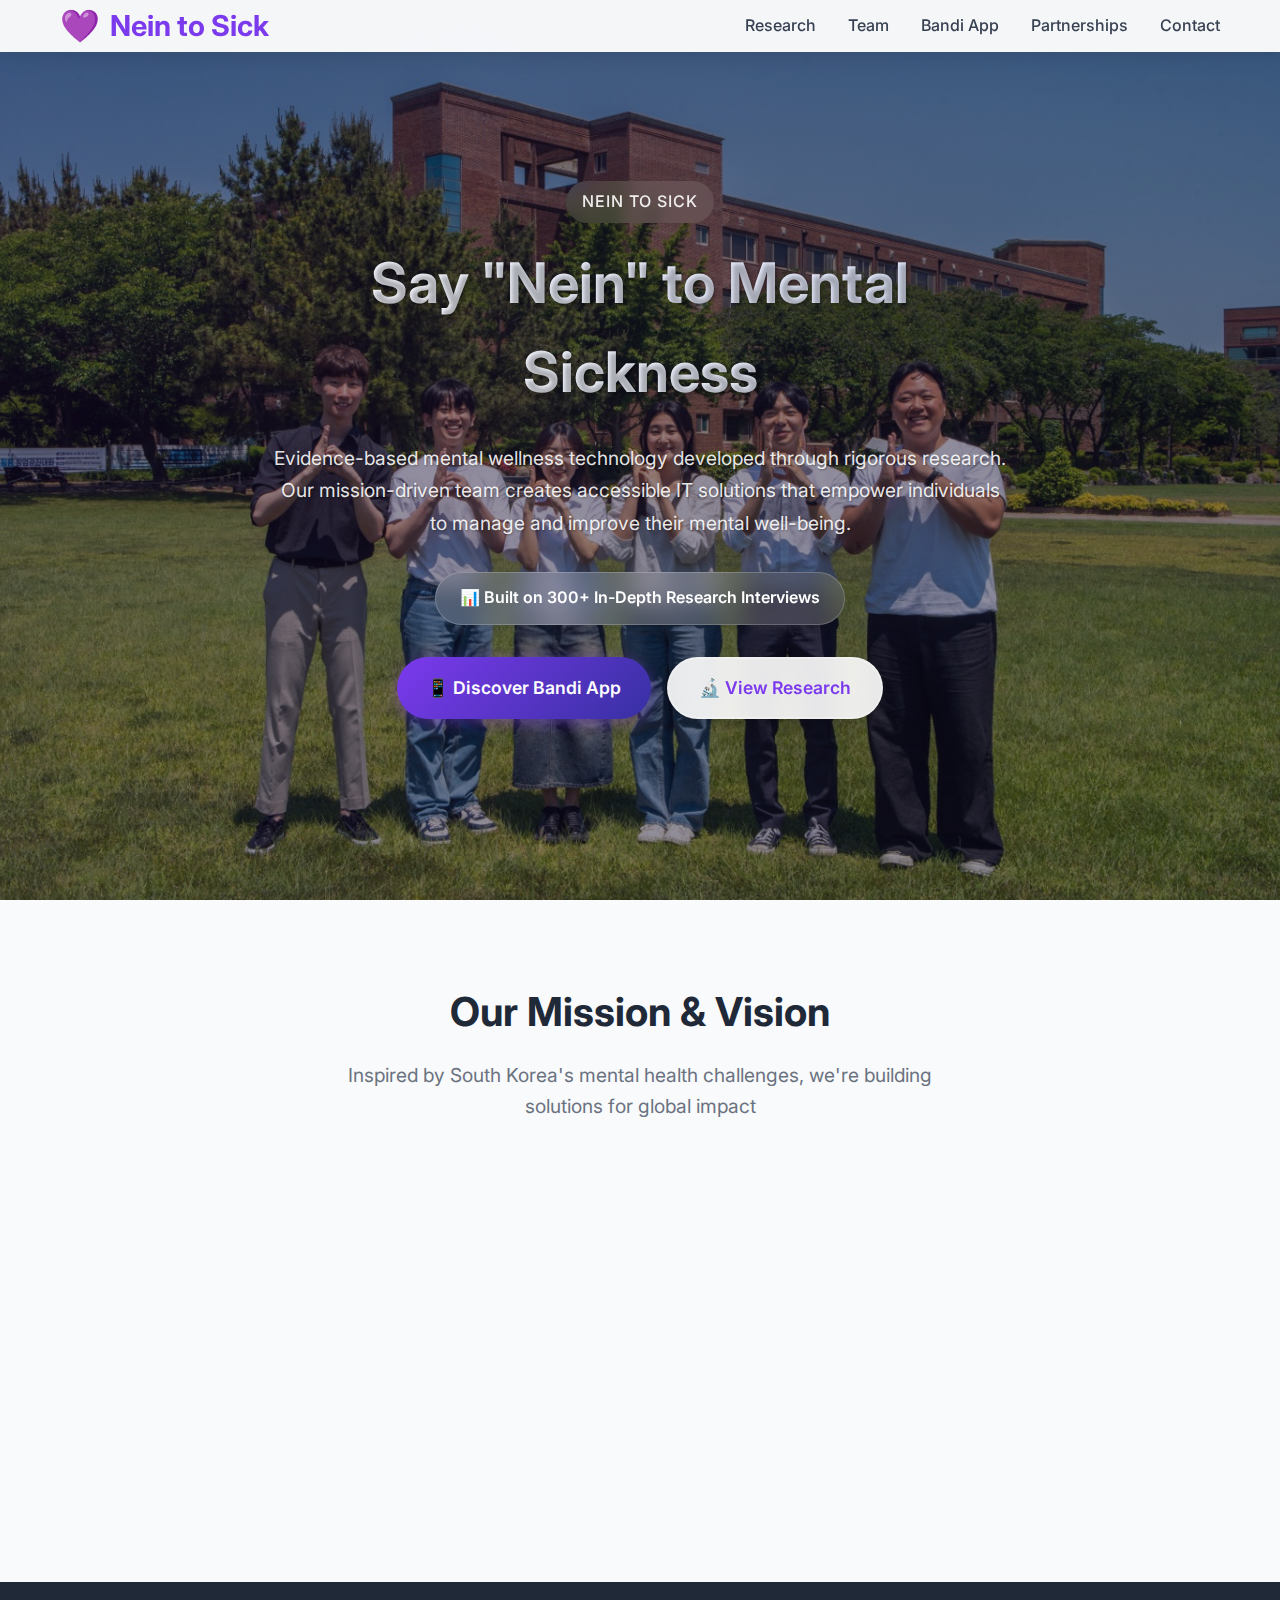
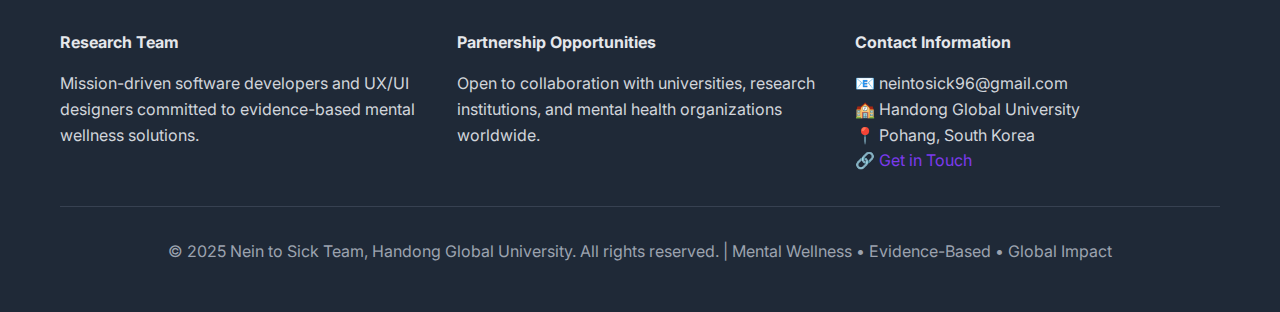
<file: index.html>
<!DOCTYPE html>
<html lang="en">
<head>
    <meta charset="UTF-8">
    <meta name="viewport" content="width=device-width, initial-scale=1.0">
    <meta name="description" content="Nein to Sick - Evidence-based mental wellness technology from Handong Global University. Developing the Bandi app for emotion management through rigorous research.">
    <meta name="keywords" content="mental wellness, emotion management, Bandi app, evidence-based design, mental health technology, Handong Global University">
    <meta name="author" content="Nein to Sick Team, Handong Global University">
    
    <title>Nein to Sick | Evidence-Based Mental Wellness Technology</title>
    
    <link rel="preconnect" href="https://fonts.googleapis.com">
    <link rel="preconnect" href="https://fonts.gstatic.com" crossorigin>
    <link href="https://fonts.googleapis.com/css2?family=Inter:wght@300;400;500;600;700&display=swap" rel="stylesheet">
    <link rel="stylesheet" href="css/index.css">

</head>
<body>
    <header>
        <nav class="container">
            <a href="#" class="logo">Nein to Sick</a>
            <ul class="nav-links">
                <li><a href="research-methodology.html">Research</a></li>
                <li><a href="team.html">Team</a></li>
                <li><a href="bandi.html">Bandi App</a></li>
                <li><a href="partnerships.html">Partnerships</a></li>
                <li><a href="contact.html">Contact</a></li>
            </ul>
        </nav>
    </header>

    <main>
        <section class="hero">
            <div class="container">
                <div class="hero-content fade-in-up">
                    <div class="hero-subtitle">Nein to Sick</div>
                    <h1>Say "Nein" to Mental Sickness</h1>
                    <p class="subtitle">
                        Evidence-based mental wellness technology developed through rigorous research. 
                        Our mission-driven team creates accessible IT solutions that empower individuals 
                        to manage and improve their mental well-being.
                    </p>
                    <div class="research-badge">
                        📊 Built on 300+ In-Depth Research Interviews
                    </div>
                    <div class="cta-buttons">
                        <a href="bandi.html" class="btn btn-primary">
                            📱 Discover Bandi App
                        </a>
                        <a href="research-methodology.html" class="btn btn-secondary">
                            🔬 View Research
                        </a>
                    </div>
                </div>
            </div>
        </section>

        <section class="mission">
            <div class="container">
                <h2 class="section-title">Our Mission & Vision</h2>
                <p class="section-subtitle">
                    Inspired by South Korea's mental health challenges, we're building solutions for global impact
                </p>
                <div class="mission-grid">
                    <div class="mission-card fade-in-up">
                        <div class="mission-icon">🎯</div>
                        <h3>Evidence-Based Approach</h3>
                        <p>Every feature in our applications is developed through extensive research, expert validation, and user-centered design principles.</p>
                    </div>
                    <div class="mission-card fade-in-up">
                        <div class="mission-icon">🌍</div>
                        <h3>Global Mental Wellness</h3>
                        <p>Starting in Korea and expanding worldwide, we make mental self-care a normal part of daily life for everyone.</p>
                    </div>
                    <div class="mission-card fade-in-up">
                        <div class="mission-icon">💡</div>
                        <h3>Accessible Technology</h3>
                        <p>Creating intuitive mobile applications that democratize access to mental health tools and professional-grade wellness resources.</p>
                    </div>
                </div>
            </div>
        </section>

        <!-- Additional sections would continue here with the same styling -->
        
    </main>

    <footer>
        <div class="container">
            <div class="footer-content">
                <div class="footer-section">
                    <h4>Research Team</h4>
                    <p>Mission-driven software developers and UX/UI designers committed to evidence-based mental wellness solutions.</p>
                </div>
                <div class="footer-section">
                    <h4>Partnership Opportunities</h4>
                    <p>Open to collaboration with universities, research institutions, and mental health organizations worldwide.</p>
                </div>
                <div class="footer-section">
                    <h4>Contact Information</h4>
                    <p>📧 neintosick96@gmail.com<br>
                    🏫 Handong Global University<br>
                    📍 Pohang, South Korea<br>
                    🔗 <a href="contact.html">Get in Touch</a></p>
                </div>
            </div>
            <div class="footer-bottom">
                <p>&copy; 2025 Nein to Sick Team, Handong Global University. All rights reserved. | Mental Wellness • Evidence-Based • Global Impact</p>
            </div>
        </div>
    </footer>

    <script>
        // Simple scroll animation
        const observerOptions = {
            threshold: 0.1,
            rootMargin: '0px 0px -50px 0px'
        };

        const observer = new IntersectionObserver((entries) => {
            entries.forEach(entry => {
                if (entry.isIntersecting) {
                    entry.target.style.opacity = '1';
                    entry.target.style.transform = 'translateY(0)';
                }
            });
        }, observerOptions);

        document.querySelectorAll('.mission-card').forEach(card => {
            card.style.opacity = '0';
            card.style.transform = 'translateY(30px)';
            card.style.transition = 'opacity 0.6s ease, transform 0.6s ease';
            observer.observe(card);
        });

        // Language toggle functionality placeholder
        function toggleLanguage() {
            console.log('Language toggle between English and Korean');
        }
    </script>
</body>
</html>
</file>
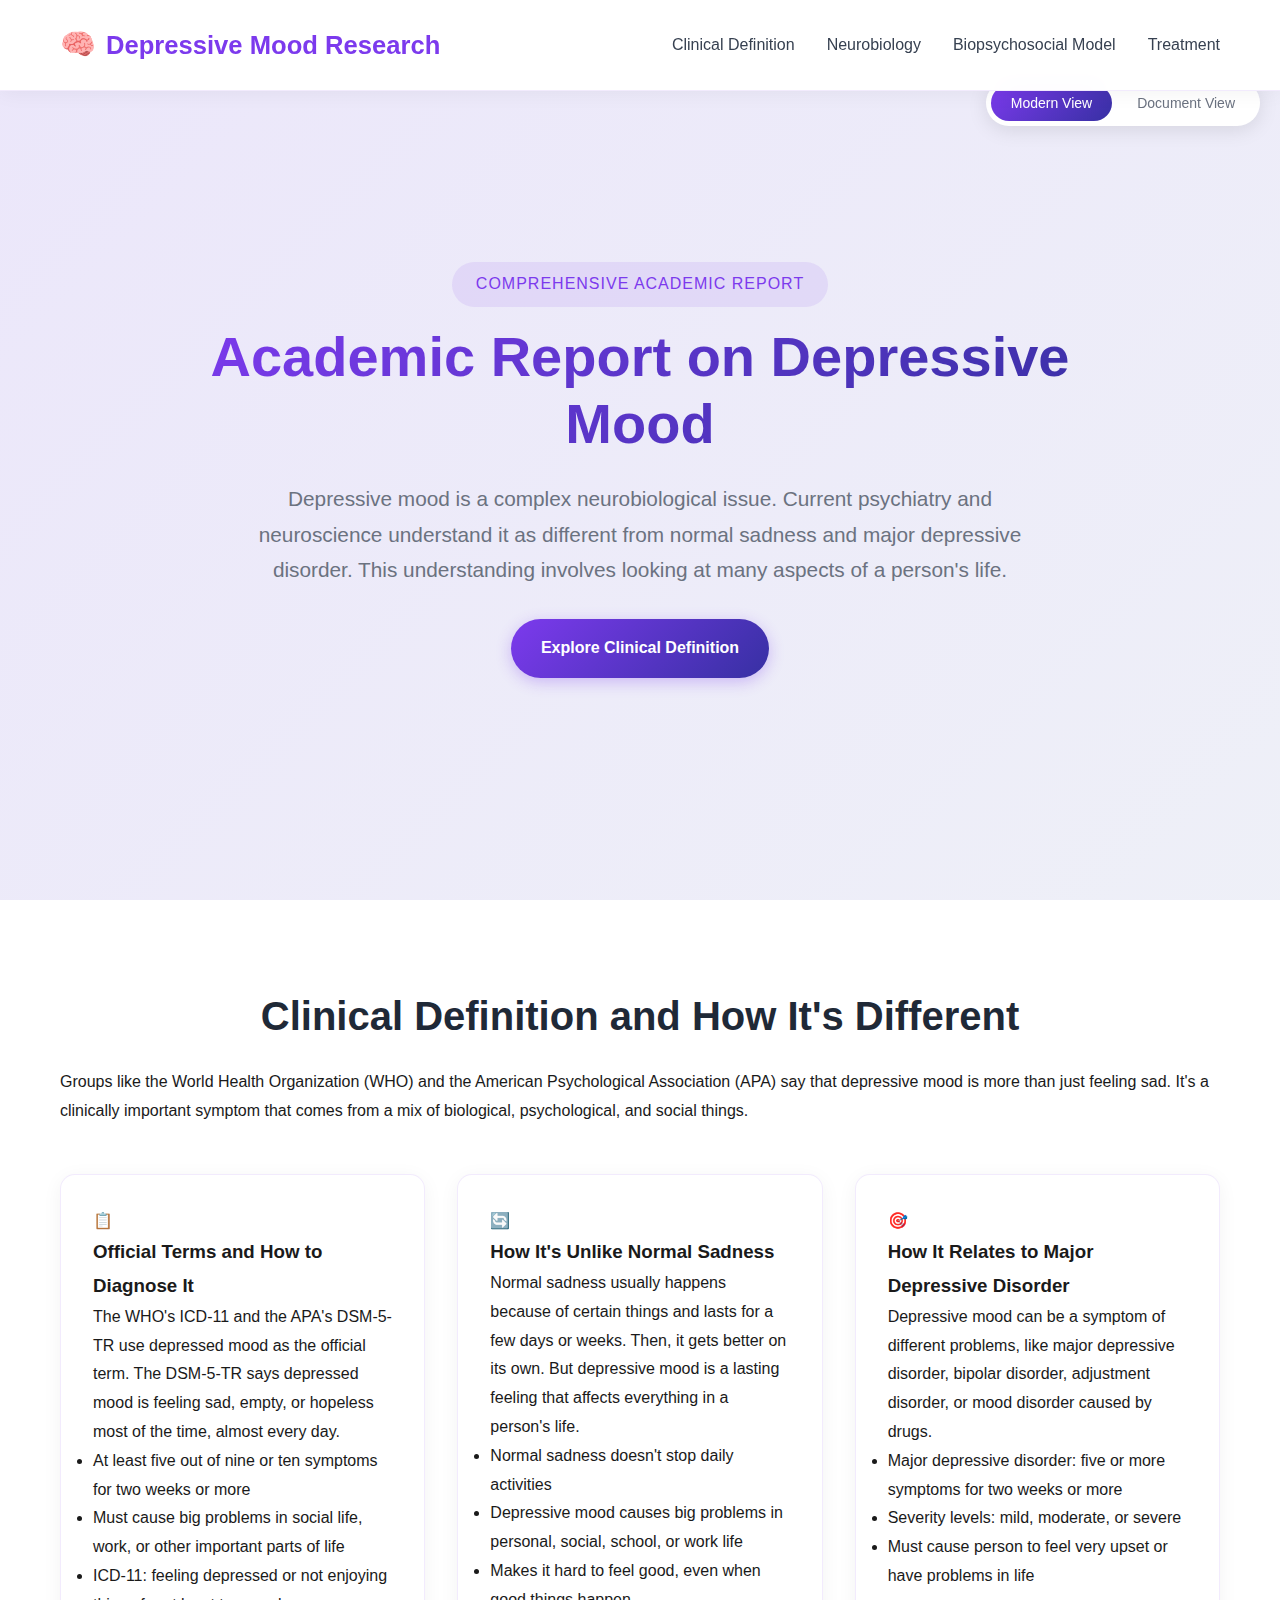
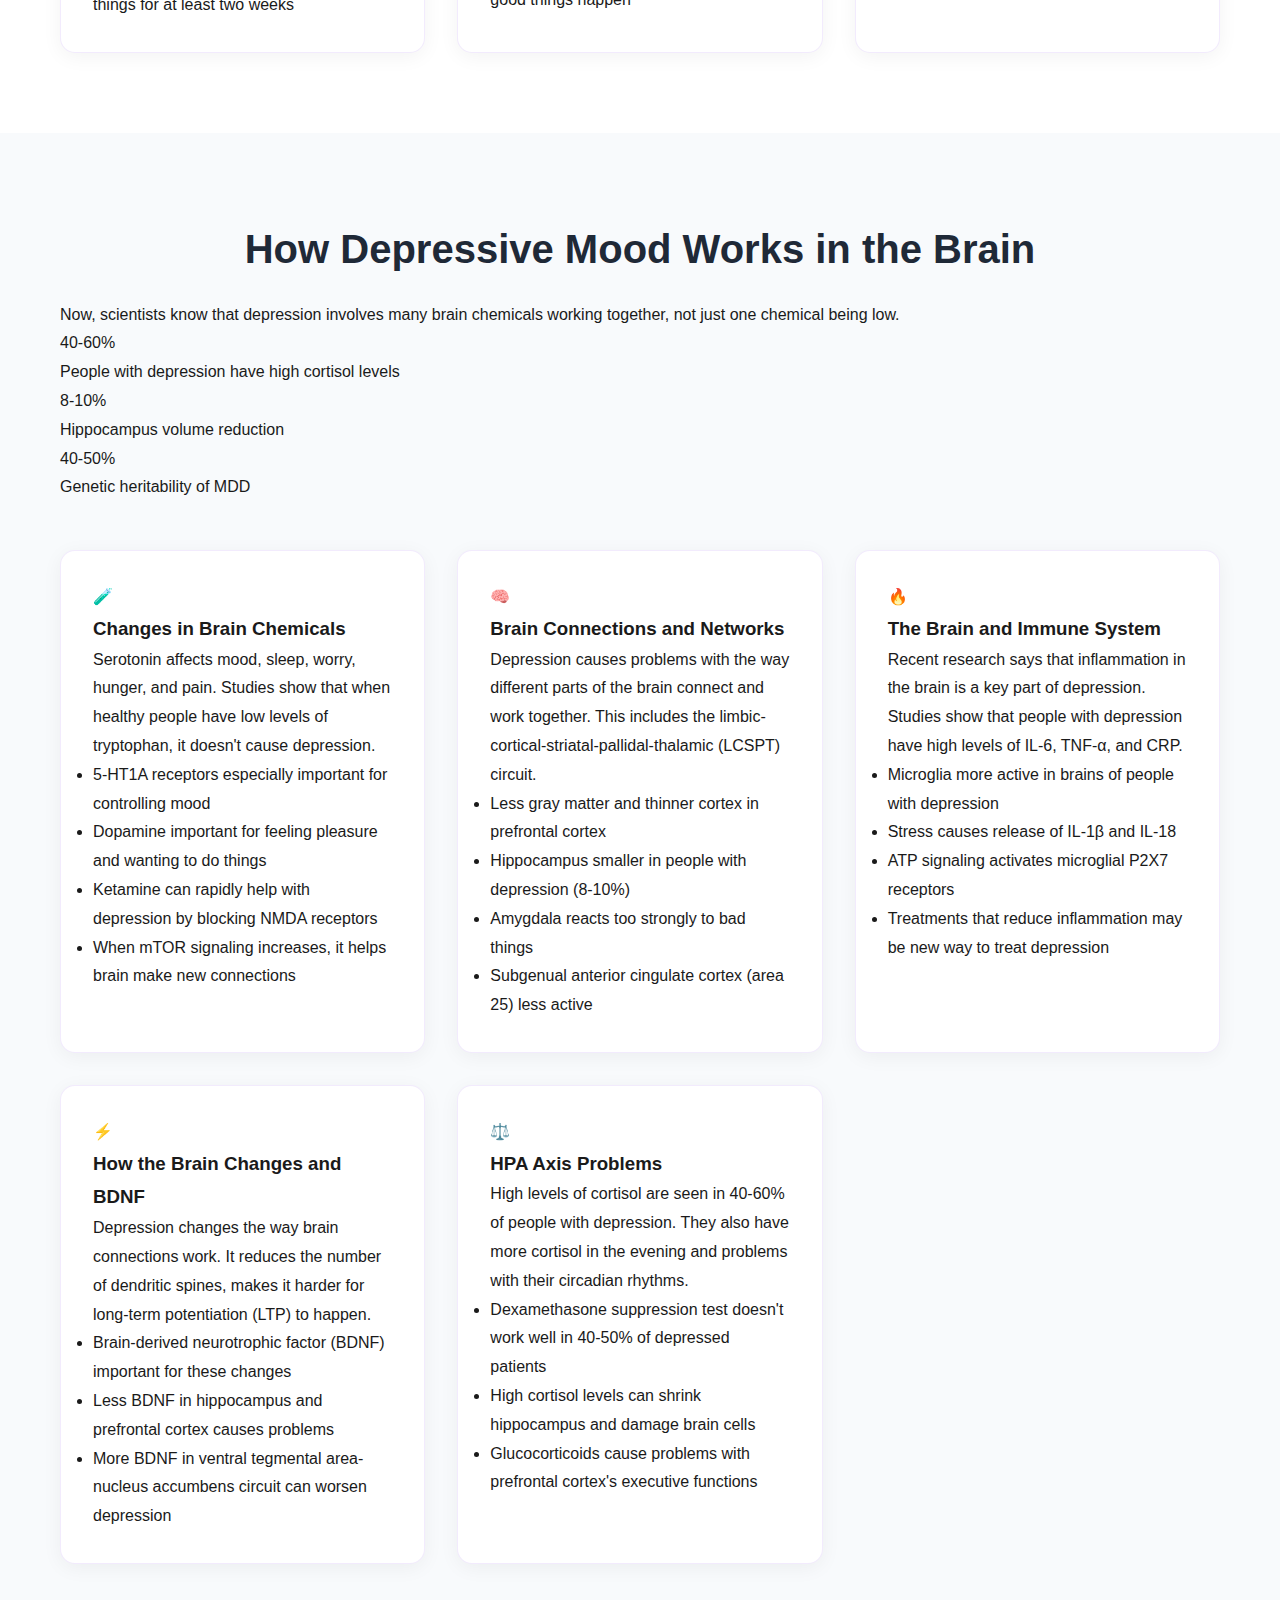
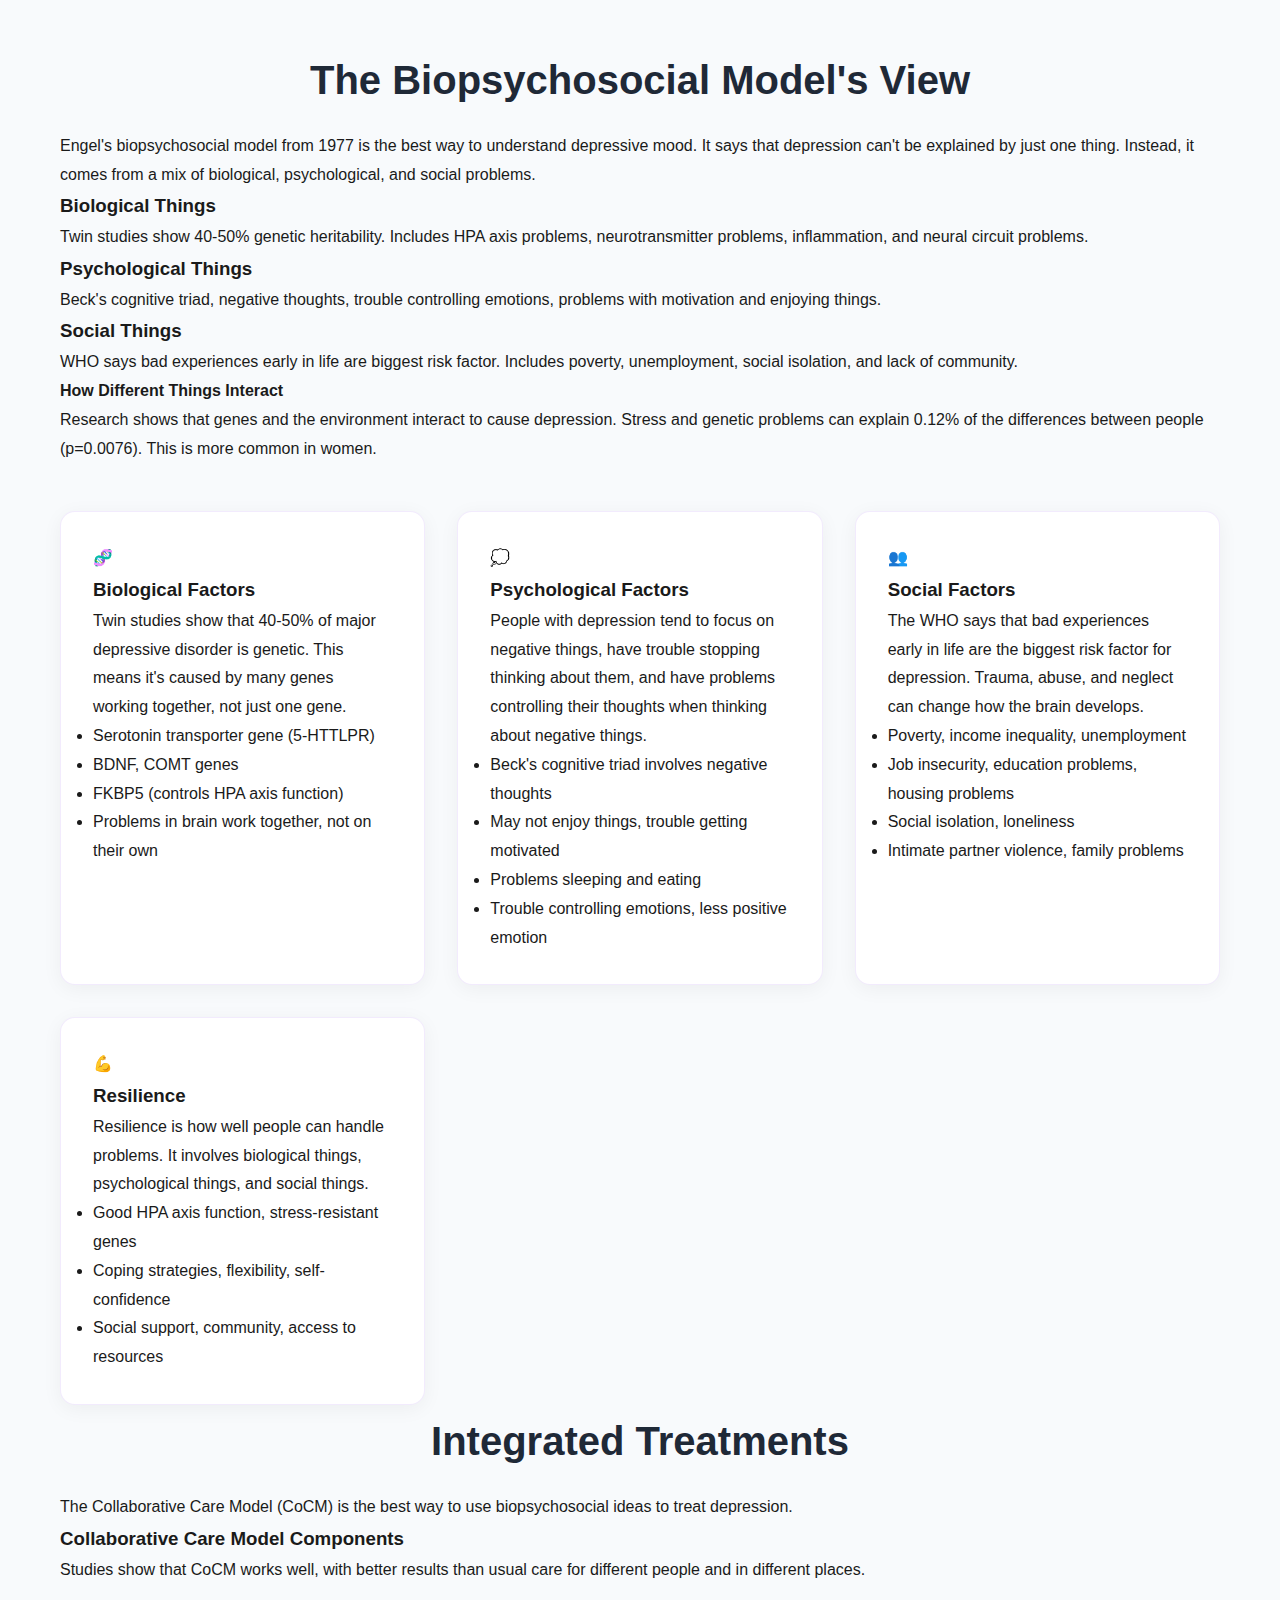
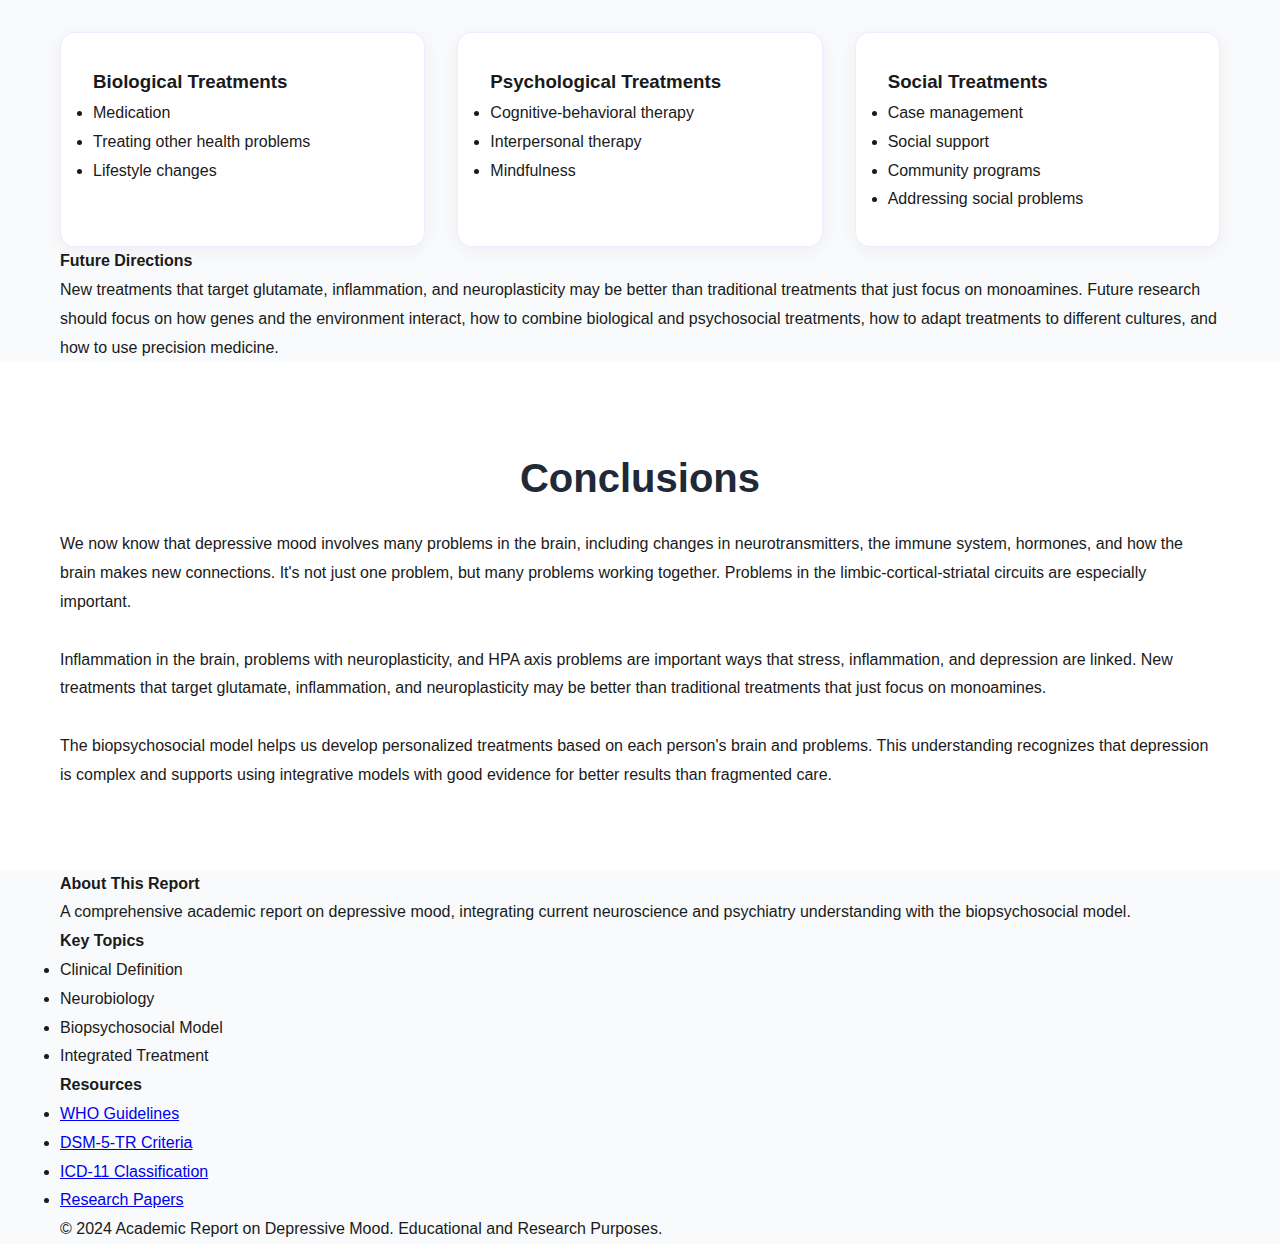
<file: a.html>
<!DOCTYPE html>
<html lang="en">
<head>
    <meta charset="UTF-8">
    <meta name="viewport" content="width=device-width, initial-scale=1.0">
    <title>Academic Report on Depressive Mood</title>
    <style>
        * {
            margin: 0;
            padding: 0;
            box-sizing: border-box;
        }

        body {
            font-family: 'Inter', -apple-system, BlinkMacSystemFont, 'Segoe UI', sans-serif;
            line-height: 1.8;
            color: #1a1a1a;
            background: #f8fafc;
            transition: all 0.3s ease;
        }

        /* Style Toggle Button */
        .style-toggle {
            position: fixed;
            top: 80px;
            right: 20px;
            z-index: 999;
            background: white;
            border-radius: 50px;
            padding: 5px;
            box-shadow: 0 4px 20px rgba(0, 0, 0, 0.1);
            display: flex;
            gap: 5px;
        }

        .toggle-btn {
            padding: 10px 20px;
            border: none;
            background: transparent;
            color: #6b7280;
            font-size: 14px;
            font-weight: 500;
            cursor: pointer;
            border-radius: 45px;
            transition: all 0.3s ease;
        }

        .toggle-btn.active {
            background: linear-gradient(135deg, #7c3aed, #3730a3);
            color: white;
        }

        .toggle-btn:hover:not(.active) {
            background: rgba(124, 58, 237, 0.1);
        }

        /* Modern Style (Default) */
        .modern-style .container {
            max-width: 1200px;
            margin: 0 auto;
            padding: 0 20px;
        }

        .modern-style header {
            background: rgba(255, 255, 255, 0.98);
            backdrop-filter: blur(10px);
            border-bottom: 1px solid rgba(124, 58, 237, 0.1);
            position: fixed;
            width: 100%;
            top: 0;
            z-index: 1000;
            box-shadow: 0 2px 20px rgba(0, 0, 0, 0.05);
        }

        .modern-style nav {
            display: flex;
            justify-content: space-between;
            align-items: center;
            padding: 1.2rem 0;
        }

        .modern-style .logo {
            font-size: 1.6rem;
            font-weight: 700;
            color: #7c3aed;
            text-decoration: none;
            display: flex;
            align-items: center;
            gap: 10px;
        }

        .modern-style .logo::before {
            content: "🧠";
            font-size: 1.8rem;
        }

        .modern-style .nav-links {
            display: flex;
            list-style: none;
            gap: 2rem;
        }

        .modern-style .nav-links a {
            text-decoration: none;
            color: #374151;
            font-weight: 500;
            transition: color 0.3s ease;
            position: relative;
        }

        .modern-style .nav-links a:hover {
            color: #7c3aed;
        }

        .modern-style .nav-links a::after {
            content: '';
            position: absolute;
            width: 0;
            height: 2px;
            bottom: -5px;
            left: 0;
            background-color: #7c3aed;
            transition: width 0.3s ease;
        }

        .modern-style .nav-links a:hover::after {
            width: 100%;
        }

        .modern-style .hero {
            min-height: 100vh;
            display: flex;
            align-items: center;
            position: relative;
            margin-top: 0;
            background: linear-gradient(135deg, rgba(124, 58, 237, 0.1) 0%, rgba(55, 48, 163, 0.05) 100%);
            padding: 120px 0 80px;
        }

        .modern-style .hero-content {
            text-align: center;
            max-width: 900px;
            margin: 0 auto;
        }

        .modern-style .hero-subtitle {
            font-size: 1rem;
            font-weight: 500;
            color: #7c3aed;
            margin-bottom: 1rem;
            text-transform: uppercase;
            letter-spacing: 1px;
            background: rgba(124, 58, 237, 0.1);
            padding: 0.5rem 1.5rem;
            border-radius: 25px;
            display: inline-block;
        }

        .modern-style .hero h1 {
            font-size: 3.5rem;
            font-weight: 700;
            margin-bottom: 1.5rem;
            background: linear-gradient(135deg, #7c3aed, #3730a3);
            -webkit-background-clip: text;
            -webkit-text-fill-color: transparent;
            background-clip: text;
            line-height: 1.2;
        }

        .modern-style .subtitle {
            font-size: 1.3rem;
            margin-bottom: 2rem;
            line-height: 1.7;
            color: #6b7280;
            max-width: 800px;
            margin-left: auto;
            margin-right: auto;
        }

        .modern-style .cta-buttons {
            display: flex;
            gap: 1rem;
            justify-content: center;
            flex-wrap: wrap;
            margin-top: 2rem;
        }

        .modern-style .btn {
            padding: 15px 30px;
            border-radius: 50px;
            text-decoration: none;
            font-weight: 600;
            font-size: 1rem;
            transition: all 0.3s ease;
            display: inline-flex;
            align-items: center;
            gap: 10px;
        }

        .modern-style .btn-primary {
            background: linear-gradient(135deg, #7c3aed, #3730a3);
            color: white;
            box-shadow: 0 4px 15px rgba(124, 58, 237, 0.3);
        }

        .modern-style .btn-primary:hover {
            transform: translateY(-2px);
            box-shadow: 0 8px 25px rgba(124, 58, 237, 0.4);
        }

        .modern-style .content-section {
            padding: 80px 0;
            background: white;
        }

        .modern-style .content-section:nth-child(even) {
            background: #f8fafc;
        }

        .modern-style .section-title {
            font-size: 2.5rem;
            font-weight: 700;
            text-align: center;
            margin-bottom: 1rem;
            color: #1f2937;
        }

        .modern-style .content-grid {
            display: grid;
            grid-template-columns: repeat(auto-fit, minmax(350px, 1fr));
            gap: 2rem;
            margin-top: 3rem;
        }

        .modern-style .content-card {
            background: white;
            padding: 2rem;
            border-radius: 15px;
            box-shadow: 0 4px 20px rgba(0, 0, 0, 0.05);
            transition: transform 0.3s ease;
            border: 1px solid rgba(124, 58, 237, 0.1);
        }

        .modern-style .content-card:hover {
            transform: translateY(-5px);
            box-shadow: 0 8px 30px rgba(0, 0, 0, 0.08);
        }

        /* Document Style (Notion-like) */
        .document-style {
            background: white;
            min-height: 100vh;
        }

        .document-style .doc-header {
            background: white;
            border-bottom: 1px solid #e5e7eb;
            position: sticky;
            top: 0;
            z-index: 100;
            padding: 1rem 0;
        }

        .document-style .doc-nav {
            max-width: 900px;
            margin: 0 auto;
            padding: 0 60px;
            display: flex;
            justify-content: space-between;
            align-items: center;
        }

        .document-style .doc-title {
            font-size: 14px;
            font-weight: 500;
            color: #6b7280;
        }

        .document-style .doc-actions {
            display: flex;
            gap: 1rem;
            font-size: 14px;
            color: #6b7280;
        }

        .document-style .doc-container {
            max-width: 900px;
            margin: 0 auto;
            padding: 60px;
            background: white;
        }

        .document-style .doc-hero {
            margin-bottom: 4rem;
            padding-top: 2rem;
        }

        .document-style .doc-emoji {
            font-size: 60px;
            margin-bottom: 1rem;
        }

        .document-style h1.doc-main-title {
            font-size: 40px;
            font-weight: 700;
            line-height: 1.2;
            margin-bottom: 1rem;
            color: #1a1a1a;
        }

        .document-style .doc-meta {
            display: flex;
            gap: 2rem;
            color: #6b7280;
            font-size: 14px;
            margin-bottom: 2rem;
            padding-bottom: 2rem;
            border-bottom: 1px solid #e5e7eb;
        }

        .document-style .doc-abstract {
            background: #f9fafb;
            border-left: 3px solid #7c3aed;
            padding: 1.5rem;
            margin: 2rem 0;
            border-radius: 4px;
        }

        .document-style .doc-abstract p {
            color: #4b5563;
            line-height: 1.8;
            margin: 0;
        }

        .document-style .doc-toc {
            background: #f9fafb;
            padding: 1.5rem;
            border-radius: 8px;
            margin: 2rem 0;
        }

        .document-style .doc-toc h3 {
            font-size: 12px;
            text-transform: uppercase;
            letter-spacing: 0.05em;
            color: #6b7280;
            margin-bottom: 1rem;
            font-weight: 600;
        }

        .document-style .doc-toc ul {
            list-style: none;
            padding: 0;
        }

        .document-style .doc-toc li {
            padding: 0.5rem 0;
            border-bottom: 1px solid #e5e7eb;
        }

        .document-style .doc-toc li:last-child {
            border-bottom: none;
        }

        .document-style .doc-toc a {
            color: #4b5563;
            text-decoration: none;
            display: flex;
            align-items: center;
            transition: color 0.2s;
        }

        .document-style .doc-toc a:hover {
            color: #7c3aed;
        }

        .document-style .doc-toc a::before {
            content: "→";
            margin-right: 0.5rem;
            color: #d1d5db;
        }

        .document-style h2 {
            font-size: 28px;
            font-weight: 600;
            margin-top: 3rem;
            margin-bottom: 1.5rem;
            color: #1a1a1a;
            padding-top: 2rem;
        }

        .document-style h3 {
            font-size: 20px;
            font-weight: 600;
            margin-top: 2rem;
            margin-bottom: 1rem;
            color: #374151;
        }

        .document-style h4 {
            font-size: 16px;
            font-weight: 600;
            margin-top: 1.5rem;
            margin-bottom: 0.75rem;
            color: #4b5563;
        }

        .document-style p {
            color: #374151;
            line-height: 1.8;
            margin-bottom: 1.5rem;
        }

        .document-style ul, .document-style ol {
            margin: 1rem 0;
            padding-left: 2rem;
            color: #374151;
        }

        .document-style li {
            margin: 0.5rem 0;
            line-height: 1.8;
        }

        .document-style .doc-callout {
            background: #fef3c7;
            border-left: 4px solid #f59e0b;
            padding: 1rem;
            margin: 2rem 0;
            border-radius: 4px;
        }

        .document-style .doc-callout p {
            margin: 0;
            color: #92400e;
        }

        .document-style .doc-table {
            margin: 2rem 0;
            overflow-x: auto;
        }

        .document-style table {
            width: 100%;
            border-collapse: collapse;
        }

        .document-style th {
            background: #f9fafb;
            padding: 12px;
            text-align: left;
            font-weight: 600;
            color: #4b5563;
            border-bottom: 2px solid #e5e7eb;
        }

        .document-style td {
            padding: 12px;
            border-bottom: 1px solid #e5e7eb;
            color: #374151;
        }

        .document-style .doc-stat {
            display: inline-block;
            background: #ede9fe;
            color: #7c3aed;
            padding: 4px 12px;
            border-radius: 20px;
            font-weight: 600;
            margin: 0 4px;
        }

        .document-style blockquote {
            border-left: 4px solid #7c3aed;
            padding-left: 1.5rem;
            margin: 2rem 0;
            color: #4b5563;
            font-style: italic;
        }

        .document-style .doc-divider {
            border: none;
            border-top: 1px solid #e5e7eb;
            margin: 3rem 0;
        }

        /* Hide elements based on active style */
        body.document-active .modern-style {
            display: none;
        }

        body.modern-active .document-style {
            display: none;
        }

        /* Responsive */
        @media (max-width: 768px) {
            .style-toggle {
                top: auto;
                bottom: 20px;
            }

            .modern-style .nav-links {
                display: none;
            }

            .modern-style .hero h1 {
                font-size: 2.5rem;
            }

            .document-style .doc-container {
                padding: 20px;
            }

            .document-style h1.doc-main-title {
                font-size: 28px;
            }
        }
    </style>
</head>
<body class="modern-active">
    <!-- Style Toggle Button -->
    <div class="style-toggle">
        <button class="toggle-btn active" onclick="toggleStyle('modern')">Modern View</button>
        <button class="toggle-btn" onclick="toggleStyle('document')">Document View</button>
    </div>

    <!-- Modern Style Content -->
    <div class="modern-style">
        <header>
            <div class="container">
                <nav>
                    <a href="#" class="logo">Depressive Mood Research</a>
                    <ul class="nav-links">
                        <li><a href="#clinical">Clinical Definition</a></li>
                        <li><a href="#neurobiology">Neurobiology</a></li>
                        <li><a href="#biopsychosocial">Biopsychosocial Model</a></li>
                        <li><a href="#treatment">Treatment</a></li>
                    </ul>
                </nav>
            </div>
        </header>

        <section class="hero">
            <div class="container">
                <div class="hero-content">
                    <span class="hero-subtitle">Comprehensive Academic Report</span>
                    <h1>Academic Report on Depressive Mood</h1>
                    <p class="subtitle">
                        Depressive mood is a complex neurobiological issue. Current psychiatry and neuroscience understand it as different from normal sadness and major depressive disorder. This understanding involves looking at many aspects of a person's life.
                    </p>
                    <div class="cta-buttons">
                        <a href="#clinical" class="btn btn-primary">Explore Clinical Definition</a>
                    </div>
                </div>
            </div>
        </section>

        <section id="clinical" class="content-section">
            <div class="container">
                <h2 class="section-title">Clinical Definition and How It's Different</h2>
                <p class="section-subtitle">
                Groups like the World Health Organization (WHO) and the American Psychological Association (APA) say that depressive mood is more than just feeling sad. It's a clinically important symptom that comes from a mix of biological, psychological, and social things.
            </p>

            <div class="content-grid">
                <div class="content-card">
                    <span class="card-icon">📋</span>
                    <h3>Official Terms and How to Diagnose It</h3>
                    <p>The WHO's ICD-11 and the APA's DSM-5-TR use depressed mood as the official term. The DSM-5-TR says depressed mood is feeling sad, empty, or hopeless most of the time, almost every day.</p>
                    <ul>
                        <li>At least five out of nine or ten symptoms for two weeks or more</li>
                        <li>Must cause big problems in social life, work, or other important parts of life</li>
                        <li>ICD-11: feeling depressed or not enjoying things for at least two weeks</li>
                    </ul>
                </div>

                <div class="content-card">
                    <span class="card-icon">🔄</span>
                    <h3>How It's Unlike Normal Sadness</h3>
                    <p>Normal sadness usually happens because of certain things and lasts for a few days or weeks. Then, it gets better on its own. But depressive mood is a lasting feeling that affects everything in a person's life.</p>
                    <ul>
                        <li>Normal sadness doesn't stop daily activities</li>
                        <li>Depressive mood causes big problems in personal, social, school, or work life</li>
                        <li>Makes it hard to feel good, even when good things happen</li>
                    </ul>
                </div>

                <div class="content-card">
                    <span class="card-icon">🎯</span>
                    <h3>How It Relates to Major Depressive Disorder</h3>
                    <p>Depressive mood can be a symptom of different problems, like major depressive disorder, bipolar disorder, adjustment disorder, or mood disorder caused by drugs.</p>
                    <ul>
                        <li>Major depressive disorder: five or more symptoms for two weeks or more</li>
                        <li>Severity levels: mild, moderate, or severe</li>
                        <li>Must cause person to feel very upset or have problems in life</li>
                    </ul>
                </div>
            </div>
        </div>
    </section>

    <!-- Neurobiology Section -->
    <section id="neurobiology" class="content-section">
        <div class="container">
            <h2 class="section-title">How Depressive Mood Works in the Brain</h2>
            <p class="section-subtitle">
                Now, scientists know that depression involves many brain chemicals working together, not just one chemical being low.
            </p>

            <div class="stat-grid">
                <div class="stat-card">
                    <div class="stat-number">40-60%</div>
                    <div class="stat-label">People with depression have high cortisol levels</div>
                </div>
                <div class="stat-card">
                    <div class="stat-number">8-10%</div>
                    <div class="stat-label">Hippocampus volume reduction</div>
                </div>
                <div class="stat-card">
                    <div class="stat-number">40-50%</div>
                    <div class="stat-label">Genetic heritability of MDD</div>
                </div>
            </div>

            <div class="content-grid">
                <div class="content-card">
                    <span class="card-icon">🧪</span>
                    <h3>Changes in Brain Chemicals</h3>
                    <p>Serotonin affects mood, sleep, worry, hunger, and pain. Studies show that when healthy people have low levels of tryptophan, it doesn't cause depression.</p>
                    <ul>
                        <li>5-HT1A receptors especially important for controlling mood</li>
                        <li>Dopamine important for feeling pleasure and wanting to do things</li>
                        <li>Ketamine can rapidly help with depression by blocking NMDA receptors</li>
                        <li>When mTOR signaling increases, it helps brain make new connections</li>
                    </ul>
                </div>

                <div class="content-card">
                    <span class="card-icon">🧠</span>
                    <h3>Brain Connections and Networks</h3>
                    <p>Depression causes problems with the way different parts of the brain connect and work together. This includes the limbic-cortical-striatal-pallidal-thalamic (LCSPT) circuit.</p>
                    <ul>
                        <li>Less gray matter and thinner cortex in prefrontal cortex</li>
                        <li>Hippocampus smaller in people with depression (8-10%)</li>
                        <li>Amygdala reacts too strongly to bad things</li>
                        <li>Subgenual anterior cingulate cortex (area 25) less active</li>
                    </ul>
                </div>

                <div class="content-card">
                    <span class="card-icon">🔥</span>
                    <h3>The Brain and Immune System</h3>
                    <p>Recent research says that inflammation in the brain is a key part of depression. Studies show that people with depression have high levels of IL-6, TNF-α, and CRP.</p>
                    <ul>
                        <li>Microglia more active in brains of people with depression</li>
                        <li>Stress causes release of IL-1β and IL-18</li>
                        <li>ATP signaling activates microglial P2X7 receptors</li>
                        <li>Treatments that reduce inflammation may be new way to treat depression</li>
                    </ul>
                </div>

                <div class="content-card">
                    <span class="card-icon">⚡</span>
                    <h3>How the Brain Changes and BDNF</h3>
                    <p>Depression changes the way brain connections work. It reduces the number of dendritic spines, makes it harder for long-term potentiation (LTP) to happen.</p>
                    <ul>
                        <li>Brain-derived neurotrophic factor (BDNF) important for these changes</li>
                        <li>Less BDNF in hippocampus and prefrontal cortex causes problems</li>
                        <li>More BDNF in ventral tegmental area-nucleus accumbens circuit can worsen depression</li>
                    </ul>
                </div>

                <div class="content-card">
                    <span class="card-icon">⚖️</span>
                    <h3>HPA Axis Problems</h3>
                    <p>High levels of cortisol are seen in 40-60% of people with depression. They also have more cortisol in the evening and problems with their circadian rhythms.</p>
                    <ul>
                        <li>Dexamethasone suppression test doesn't work well in 40-50% of depressed patients</li>
                        <li>High cortisol levels can shrink hippocampus and damage brain cells</li>
                        <li>Glucocorticoids cause problems with prefrontal cortex's executive functions</li>
                    </ul>
                </div>
            </div>
        </div>
    </section>

    <!-- Biopsychosocial Model Section -->
    <section id="biopsychosocial" class="model-section">
        <div class="container">
            <h2 class="section-title">The Biopsychosocial Model's View</h2>
            <p class="section-subtitle">
                Engel's biopsychosocial model from 1977 is the best way to understand depressive mood. It says that depression can't be explained by just one thing. Instead, it comes from a mix of biological, psychological, and social problems.
            </p>

            <div class="model-diagram">
                <div class="model-circle biological">
                    <h3>Biological Things</h3>
                    <p>Twin studies show 40-50% genetic heritability. Includes HPA axis problems, neurotransmitter problems, inflammation, and neural circuit problems.</p>
                </div>
                <div class="model-circle psychological">
                    <h3>Psychological Things</h3>
                    <p>Beck's cognitive triad, negative thoughts, trouble controlling emotions, problems with motivation and enjoying things.</p>
                </div>
                <div class="model-circle social">
                    <h3>Social Things</h3>
                    <p>WHO says bad experiences early in life are biggest risk factor. Includes poverty, unemployment, social isolation, and lack of community.</p>
                </div>
            </div>

            <div class="highlight-box">
                <h4>How Different Things Interact</h4>
                <p>Research shows that genes and the environment interact to cause depression. Stress and genetic problems can explain 0.12% of the differences between people (p=0.0076). This is more common in women.</p>
            </div>

            <div class="content-grid">
                <div class="content-card">
                    <span class="card-icon">🧬</span>
                    <h3>Biological Factors</h3>
                    <p>Twin studies show that 40-50% of major depressive disorder is genetic. This means it's caused by many genes working together, not just one gene.</p>
                    <ul>
                        <li>Serotonin transporter gene (5-HTTLPR)</li>
                        <li>BDNF, COMT genes</li>
                        <li>FKBP5 (controls HPA axis function)</li>
                        <li>Problems in brain work together, not on their own</li>
                    </ul>
                </div>

                <div class="content-card">
                    <span class="card-icon">💭</span>
                    <h3>Psychological Factors</h3>
                    <p>People with depression tend to focus on negative things, have trouble stopping thinking about them, and have problems controlling their thoughts when thinking about negative things.</p>
                    <ul>
                        <li>Beck's cognitive triad involves negative thoughts</li>
                        <li>May not enjoy things, trouble getting motivated</li>
                        <li>Problems sleeping and eating</li>
                        <li>Trouble controlling emotions, less positive emotion</li>
                    </ul>
                </div>

                <div class="content-card">
                    <span class="card-icon">👥</span>
                    <h3>Social Factors</h3>
                    <p>The WHO says that bad experiences early in life are the biggest risk factor for depression. Trauma, abuse, and neglect can change how the brain develops.</p>
                    <ul>
                        <li>Poverty, income inequality, unemployment</li>
                        <li>Job insecurity, education problems, housing problems</li>
                        <li>Social isolation, loneliness</li>
                        <li>Intimate partner violence, family problems</li>
                    </ul>
                </div>

                <div class="content-card">
                    <span class="card-icon">💪</span>
                    <h3>Resilience</h3>
                    <p>Resilience is how well people can handle problems. It involves biological things, psychological things, and social things.</p>
                    <ul>
                        <li>Good HPA axis function, stress-resistant genes</li>
                        <li>Coping strategies, flexibility, self-confidence</li>
                        <li>Social support, community, access to resources</li>
                    </ul>
                </div>
            </div>
        </div>
    </section>

    <!-- Treatment Section -->
    <section id="treatment" class="treatment-section">
        <div class="container">
            <h2 class="section-title">Integrated Treatments</h2>
            <p class="section-subtitle">
                The Collaborative Care Model (CoCM) is the best way to use biopsychosocial ideas to treat depression.
            </p>

            <div class="treatment-approach">
                <h3>Collaborative Care Model Components</h3>
                <p>Studies show that CoCM works well, with better results than usual care for different people and in different places.</p>
                <div class="content-grid">
                    <div class="content-card">
                        <h3>Biological Treatments</h3>
                        <ul>
                            <li>Medication</li>
                            <li>Treating other health problems</li>
                            <li>Lifestyle changes</li>
                        </ul>
                    </div>
                    <div class="content-card">
                        <h3>Psychological Treatments</h3>
                        <ul>
                            <li>Cognitive-behavioral therapy</li>
                            <li>Interpersonal therapy</li>
                            <li>Mindfulness</li>
                        </ul>
                    </div>
                    <div class="content-card">
                        <h3>Social Treatments</h3>
                        <ul>
                            <li>Case management</li>
                            <li>Social support</li>
                            <li>Community programs</li>
                            <li>Addressing social problems</li>
                        </ul>
                    </div>
                </div>
            </div>

            <div class="highlight-box">
                <h4>Future Directions</h4>
                <p>New treatments that target glutamate, inflammation, and neuroplasticity may be better than traditional treatments that just focus on monoamines. Future research should focus on how genes and the environment interact, how to combine biological and psychosocial treatments, how to adapt treatments to different cultures, and how to use precision medicine.</p>
            </div>
        </div>
    </section>

    <!-- Conclusions Section -->
    <section class="content-section">
        <div class="container">
            <h2 class="section-title">Conclusions</h2>
            <div class="highlight-box">
                <p>We now know that depressive mood involves many problems in the brain, including changes in neurotransmitters, the immune system, hormones, and how the brain makes new connections. It's not just one problem, but many problems working together. Problems in the limbic-cortical-striatal circuits are especially important.</p>
                <br>
                <p>Inflammation in the brain, problems with neuroplasticity, and HPA axis problems are important ways that stress, inflammation, and depression are linked. New treatments that target glutamate, inflammation, and neuroplasticity may be better than traditional treatments that just focus on monoamines.</p>
                <br>
                <p>The biopsychosocial model helps us develop personalized treatments based on each person's brain and problems. This understanding recognizes that depression is complex and supports using integrative models with good evidence for better results than fragmented care.</p>
            </div>
        </div>
    </section>

    <!-- Footer -->
    <footer>
        <div class="container">
            <div class="footer-content">
                <div class="footer-section">
                    <h4>About This Report</h4>
                    <p>A comprehensive academic report on depressive mood, integrating current neuroscience and psychiatry understanding with the biopsychosocial model.</p>
                </div>
                <div class="footer-section">
                    <h4>Key Topics</h4>
                    <ul>
                        <li>Clinical Definition</li>
                        <li>Neurobiology</li>
                        <li>Biopsychosocial Model</li>
                        <li>Integrated Treatment</li>
                    </ul>
                </div>
                <div class="footer-section">
                    <h4>Resources</h4>
                    <ul>
                        <li><a href="#">WHO Guidelines</a></li>
                        <li><a href="#">DSM-5-TR Criteria</a></li>
                        <li><a href="#">ICD-11 Classification</a></li>
                        <li><a href="#">Research Papers</a></li>
                    </ul>
                </div>
            </div>
            <div class="footer-bottom">
                <p>&copy; 2024 Academic Report on Depressive Mood. Educational and Research Purposes.</p>
            </div>
        </div>
    </footer>

    <!-- Document Style Content -->
    <div class="document-style">
        <div class="doc-header">
            <div class="doc-nav">
                <div class="doc-title">Academic Report • Research Paper</div>
                <div class="doc-actions">
                    <span>Last updated: 2024</span>
                    <span>|</span>
                    <span>Reading time: 15 min</span>
                </div>
            </div>
        </div>

        <div class="doc-container">
            <div class="doc-hero">
                <div class="doc-emoji">🧠</div>
                <h1 class="doc-main-title">Academic Report on Depressive Mood</h1>
                <div class="doc-meta">
                    <span>📚 Comprehensive Review</span>
                    <span>🔬 Neuroscience & Psychiatry</span>
                    <span>📊 Evidence-Based</span>
                </div>
            </div>

            <div class="doc-abstract">
                <p>
                    Depressive mood is a complex neurobiological issue. Current psychiatry and neuroscience understand it as different from normal sadness and major depressive disorder. This understanding involves looking at many aspects of a person's life. Groups like the World Health Organization (WHO) and the American Psychological Association (APA) say that depressive mood is more than just feeling sad. It's a clinically important symptom that comes from a mix of biological, psychological, and social things.
                </p>
            </div>

            <div class="doc-toc">
                <h3>Table of Contents</h3>
                <ul>
                    <li><a href="#doc-clinical">Clinical Definition and How It's Different</a></li>
                    <li><a href="#doc-neurobiology">How Depressive Mood Works in the Brain</a></li>
                    <li><a href="#doc-biopsychosocial">The Biopsychosocial Model's View</a></li>
                    <li><a href="#doc-treatment">Integrated Treatments</a></li>
                    <li><a href="#doc-conclusions">Conclusions</a></li>
                </ul>
            </div>

            <hr class="doc-divider">

            <h2 id="doc-clinical">Clinical Definition and How It's Different</h2>

            <h3>Official Terms and How to Diagnose It</h3>
            <p>
                The WHO's ICD-11 and the APA's DSM-5-TR use depressed mood as the official term. The DSM-5-TR says depressed mood is feeling sad, empty, or hopeless most of the time, almost every day. The ICD-11 says it's feeling depressed or not enjoying things for at least two weeks, most of the time, almost every day.
            </p>

            <p>
                To doctors, depressive mood is when someone meets certain rules. The DSM-5-TR and ICD-11 say the person must have at least five out of nine or ten symptoms for two weeks or more. These symptoms must also cause big problems in their social life, work, or other important parts of their life.
            </p>

            <h3>How It's Unlike Normal Sadness</h3>
            <p>
                Normal sadness usually happens because of certain things and lasts for a few days or weeks. Then, it gets better on its own. But depressive mood is a lasting feeling that affects everything in a person's life. It also makes it hard for them to feel good, even when good things happen.
            </p>

            <div class="doc-callout">
                <p>
                    💡 Normal sadness usually doesn't stop people from doing their daily activities or enjoying things. Depressive mood, on the other hand, can cause big problems in a person's personal, social, school, or work life.
                </p>
            </div>

            <p>
                The ICD-11 has a rule that says normal grief isn't the same as depression. To be diagnosed with depression, the person must have extreme guilt that's not related to the person who died, see or hear things that aren't there, think about suicide, or have trouble moving.
            </p>

            <h3>How It Relates to Major Depressive Disorder</h3>
            <p>
                Depressive mood can be a symptom of different problems, like major depressive disorder, bipolar disorder, adjustment disorder, or mood disorder caused by drugs. Major depressive disorder is when someone has enough symptoms (five or more) for a long enough time (two weeks or more) and these symptoms cause big problems in their life.
            </p>

            <p>
                Both systems say how bad the symptoms are (mild, moderate, or severe). They also say that the symptoms must cause the person to feel very upset or have problems in their life.
            </p>

            <hr class="doc-divider">

            <h2 id="doc-neurobiology">How Depressive Mood Works in the Brain</h2>

            <p>
                Now, scientists know that depression involves many brain chemicals working together, not just one chemical being low.
            </p>

            <h3>Changes in Brain Chemicals</h3>

            <p>
                Serotonin affects mood, sleep, worry, hunger, and pain. Studies show that when healthy people have low levels of tryptophan, it doesn't cause depression. But it can cause depression to come back in people who were treated for it with SSRIs. 5-HT1A receptors are especially important for controlling mood.
            </p>

            <p>
                Dopamine is important for feeling pleasure and wanting to do things. Research shows that BDNF in one part of the brain (the ventral tegmental area-nucleus accumbens pathway) can make depression worse. This is different from what happens in other parts of the brain.
            </p>

            <p>
                Recent research on glutamate has changed how we understand depression. Ketamine can rapidly help with depression by blocking NMDA receptors. This gives us new ideas about how depression works. When mTOR signaling increases, it helps the brain make new connections and express BDNF, which are key things that help with depression.
            </p>

            <h3>Brain Connections and Networks</h3>

            <p>
                Depression causes problems with the way different parts of the brain connect and work together. This includes the limbic-cortical-striatal-pallidal-thalamic (LCSPT) circuit.
            </p>

            <div class="doc-table">
                <table>
                    <thead>
                        <tr>
                            <th>Brain Region</th>
                            <th>Changes in Depression</th>
                            <th>Impact</th>
                        </tr>
                    </thead>
                    <tbody>
                        <tr>
                            <td>Prefrontal Cortex</td>
                            <td>Less gray matter, thinner cortex</td>
                            <td>Problems with emotional control</td>
                        </tr>
                        <tr>
                            <td>Hippocampus</td>
                            <td>8-10% smaller volume</td>
                            <td>Memory and stress response issues</td>
                        </tr>
                        <tr>
                            <td>Amygdala</td>
                            <td>Overactive to negative stimuli</td>
                            <td>Increased threat sensitivity</td>
                        </tr>
                        <tr>
                            <td>Subgenual ACC</td>
                            <td>Less active</td>
                            <td>Mood regulation problems</td>
                        </tr>
                    </tbody>
                </table>
            </div>

            <h3>The Brain and Immune System</h3>

            <p>
                Recent research says that inflammation in the brain is a key part of depression. Studies show that people with depression have high levels of <span class="doc-stat">IL-6</span>, <span class="doc-stat">TNF-α</span>, and <span class="doc-stat">CRP</span>. Imaging studies show that microglia are more active in the brains of people with depression.
            </p>

            <ul>
                <li>Stress causes the release of IL-1β and IL-18 through NLRP3 inflammasome activation</li>
                <li>ATP signaling activates microglial P2X7 receptors</li>
                <li>Treatments that reduce inflammation may be a new way to treat depression</li>
            </ul>

            <h3>How the Brain Changes and BDNF</h3>

            <p>
                Depression changes the way brain connections work. It reduces the number of dendritic spines, makes it harder for long-term potentiation (LTP) to happen, and makes long-term depression (LTD) more likely to happen in the prefrontal cortex and hippocampus.
            </p>

            <blockquote>
                Brain-derived neurotrophic factor (BDNF) is important for these changes. When there's less BDNF in the hippocampus and prefrontal cortex, it can cause problems with making new brain cells and reduce the size of these areas.
            </blockquote>

            <h3>HPA Axis Problems</h3>

            <p>
                High levels of cortisol are seen in <span class="doc-stat">40-60%</span> of people with depression. They also have more cortisol in the evening and problems with their circadian rhythms. The dexamethasone suppression test doesn't work as well in <span class="doc-stat">40-50%</span> of people with depression. This means their HPA axis isn't working right because their glucocorticoid receptors are less sensitive.
            </p>

            <hr class="doc-divider">

            <h2 id="doc-biopsychosocial">The Biopsychosocial Model's View</h2>

            <h3>How Different Things Interact</h3>

            <p>
                Engel's biopsychosocial model from 1977 is the best way to understand depressive mood. It says that depression can't be explained by just one thing. Instead, it comes from a mix of biological, psychological, and social problems.
            </p>

            <p>
                Research shows that genes and the environment interact to cause depression. Stress and genetic problems can explain 0.12% of the differences between people (p=0.0076). This is more common in women.
            </p>

            <h3>Biological Things</h3>

            <p>
                Twin studies show that <span class="doc-stat">40-50%</span> of major depressive disorder is genetic. This means it's caused by many genes working together, not just one gene. Important genes include:
            </p>

            <ul>
                <li>Serotonin transporter gene (5-HTTLPR)</li>
                <li>BDNF genes</li>
                <li>COMT genes</li>
                <li>FKBP5 (which controls HPA axis function)</li>
            </ul>

            <p>
                Problems in the brain include HPA axis problems, neurotransmitter problems, inflammation, and neural circuit problems. These things work together, not on their own.
            </p>

            <h3>Psychological Things</h3>

            <p>
                People with depression tend to focus on negative things, have trouble stopping thinking about them, and have problems controlling their thoughts when thinking about negative things. Beck's cognitive triad involves negative thoughts, assumptions, and beliefs about themselves.
            </p>

            <p>
                People with depression may not enjoy things, have trouble getting motivated, avoid things, and have problems sleeping and eating. They also have trouble controlling their emotions and don't feel as much positive emotion.
            </p>

            <h3>Social Things</h3>

            <div class="doc-callout">
                <p>
                    ⚠️ The WHO says that bad experiences early in life are the biggest risk factor for depression. Trauma, abuse, and neglect can change how the brain develops and cause lasting problems.
                </p>
            </div>

            <p>Social problems include:</p>
            <ul>
                <li>Poverty, income inequality, unemployment</li>
                <li>Job insecurity, education problems, housing problems</li>
                <li>Social isolation, loneliness</li>
                <li>Intimate partner violence (especially for women)</li>
                <li>Family problems, lack of community</li>
            </ul>

            <h3>Resilience</h3>

            <p>
                Resilience is how well people can handle problems. It involves:
            </p>

            <ul>
                <li><strong>Biological things:</strong> good HPA axis function, stress-resistant genes</li>
                <li><strong>Psychological things:</strong> coping strategies, flexibility, self-confidence</li>
                <li><strong>Social things:</strong> social support, community, access to resources</li>
            </ul>

            <hr class="doc-divider">

            <h2 id="doc-treatment">Integrated Treatments</h2>

            <p>
                The Collaborative Care Model (CoCM) is the best way to use biopsychosocial ideas to treat depression. It involves primary care doctors, behavioral health managers, psychiatric consultation, measurement-based treatment, and tracking patients. Studies show that CoCM works well, with better results than usual care for different people and in different places.
            </p>

            <h3>Multimodal Treatment</h3>

            <p>Multimodal treatment combines:</p>

            <div class="doc-table">
                <table>
                    <thead>
                        <tr>
                            <th>Treatment Type</th>
                            <th>Components</th>
                            <th>Purpose</th>
                        </tr>
                    </thead>
                    <tbody>
                        <tr>
                            <td><strong>Biological treatments</strong></td>
                            <td>Medication, treating other health problems, lifestyle changes</td>
                            <td>Address neurochemical imbalances</td>
                        </tr>
                        <tr>
                            <td><strong>Psychological treatments</strong></td>
                            <td>Cognitive-behavioral therapy, interpersonal therapy, mindfulness</td>
                            <td>Change thought patterns and behaviors</td>
                        </tr>
                        <tr>
                            <td><strong>Social treatments</strong></td>
                            <td>Case management, social support, community programs, addressing social problems</td>
                            <td>Improve social environment</td>
                        </tr>
                    </tbody>
                </table>
            </div>

            <hr class="doc-divider">

            <h2 id="doc-conclusions">Conclusions</h2>

            <p>
                We now know that depressive mood involves many problems in the brain, including changes in neurotransmitters, the immune system, hormones, and how the brain makes new connections. It's not just one problem, but many problems working together. Problems in the limbic-cortical-striatal circuits are especially important.
            </p>

            <p>
                Inflammation in the brain, problems with neuroplasticity, and HPA axis problems are important ways that stress, inflammation, and depression are linked. New treatments that target glutamate, inflammation, and neuroplasticity may be better than traditional treatments that just focus on monoamines.
            </p>

            <p>
                The biopsychosocial model helps us develop personalized treatments based on each person's brain and problems. Future research should focus on how genes and the environment interact, how to combine biological and psychosocial treatments, how to adapt treatments to different cultures, and how to use precision medicine.
            </p>

            <blockquote>
                This understanding recognizes that depression is complex and supports using integrative models with good evidence for better results than fragmented care.
            </blockquote>

            <hr class="doc-divider">

            <div style="margin-top: 4rem; padding: 2rem; background: #f9fafb; border-radius: 8px;">
                <p style="color: #6b7280; font-size: 14px; margin: 0;">
                    <strong>Document Information:</strong><br>
                    Academic Report on Depressive Mood<br>
                    Comprehensive review integrating current neuroscience and psychiatry understanding<br>
                    © 2024 - Educational and Research Purposes
                </p>
            </div>
        </div>
    </div>

    <script>
        // Toggle between modern and document styles
        function toggleStyle(style) {
            const body = document.body;
            const toggleBtns = document.querySelectorAll('.toggle-btn');
            
            if (style === 'modern') {
                body.className = 'modern-active';
                toggleBtns[0].classList.add('active');
                toggleBtns[1].classList.remove('active');
            } else {
                body.className = 'document-active';
                toggleBtns[1].classList.add('active');
                toggleBtns[0].classList.remove('active');
            }
        }

        // Smooth scroll for navigation links
        document.querySelectorAll('a[href^="#"]').forEach(anchor => {
            anchor.addEventListener('click', function (e) {
                e.preventDefault();
                const target = document.querySelector(this.getAttribute('href'));
                if (target) {
                    target.scrollIntoView({
                        behavior: 'smooth',
                        block: 'start'
                    });
                }
            });
        });

        // Progress indicator for document view
        window.addEventListener('scroll', () => {
            const winScroll = document.body.scrollTop || document.documentElement.scrollTop;
            const height = document.documentElement.scrollHeight - document.documentElement.clientHeight;
            const scrolled = (winScroll / height) * 100;
            
            // Create progress bar if it doesn't exist
            let progressBar = document.getElementById('progressBar');
            if (!progressBar) {
                progressBar = document.createElement('div');
                progressBar.id = 'progressBar';
                progressBar.style.cssText = 'position: fixed; top: 0; left: 0; height: 3px; background: linear-gradient(90deg, #7c3aed, #3730a3); z-index: 10000; transition: width 0.3s;';
                document.body.appendChild(progressBar);
            }
            
            // Only show progress bar in document view
            if (document.body.className === 'document-active') {
                progressBar.style.display = 'block';
                progressBar.style.width = scrolled + '%';
            } else {
                progressBar.style.display = 'none';
            }
        });

        // Add animation on scroll for modern view
        const observerOptions = {
            threshold: 0.1,
            rootMargin: '0px 0px -50px 0px'
        };

        const observer = new IntersectionObserver(function(entries) {
            entries.forEach(entry => {
                if (entry.isIntersecting && document.body.className === 'modern-active') {
                    entry.target.style.opacity = '0';
                    entry.target.style.transform = 'translateY(30px)';
                    setTimeout(() => {
                        entry.target.style.transition = 'all 0.6s ease';
                        entry.target.style.opacity = '1';
                        entry.target.style.transform = 'translateY(0)';
                    }, 100);
                }
            });
        }, observerOptions);

        // Observe all cards in modern view
        document.querySelectorAll('.content-card').forEach(el => {
            observer.observe(el);
        });

        // Add copy to clipboard for code blocks in document view
        document.querySelectorAll('.doc-stat').forEach(stat => {
            stat.style.cursor = 'pointer';
            stat.title = 'Click to copy';
            stat.addEventListener('click', function() {
                const text = this.textContent;
                navigator.clipboard.writeText(text).then(() => {
                    const original = this.style.background;
                    this.style.background = '#22c55e';
                    this.style.color = 'white';
                    setTimeout(() => {
                        this.style.background = original;
                        this.style.color = '#7c3aed';
                    }, 500);
                });
            });
        });

        // Add reading progress for document view
        function updateReadingProgress() {
            if (document.body.className !== 'document-active') return;
            
            const article = document.querySelector('.doc-container');
            if (!article) return;
            
            const articleTop = article.offsetTop;
            const articleHeight = article.offsetHeight;
            const windowHeight = window.innerHeight;
            const scrollY = window.scrollY;
            
            const progress = Math.max(0, Math.min(100, 
                ((scrollY - articleTop + windowHeight) / articleHeight) * 100
            ));
            
            // Update reading time estimate
            const wordsRead = Math.floor((progress / 100) * 2500); // Assuming ~2500 words
            const minutesRemaining = Math.ceil((2500 - wordsRead) / 200); // 200 words per minute
            
            const timeElement = document.querySelector('.doc-actions span:last-child');
            if (timeElement && progress > 0 && progress < 100) {
                timeElement.textContent = `${minutesRemaining} min remaining`;
            }
        }

        window.addEventListener('scroll', updateReadingProgress);

        // Initialize
        document.body.className = 'modern-active';

        
    </script>
</body>
</html>
</file>
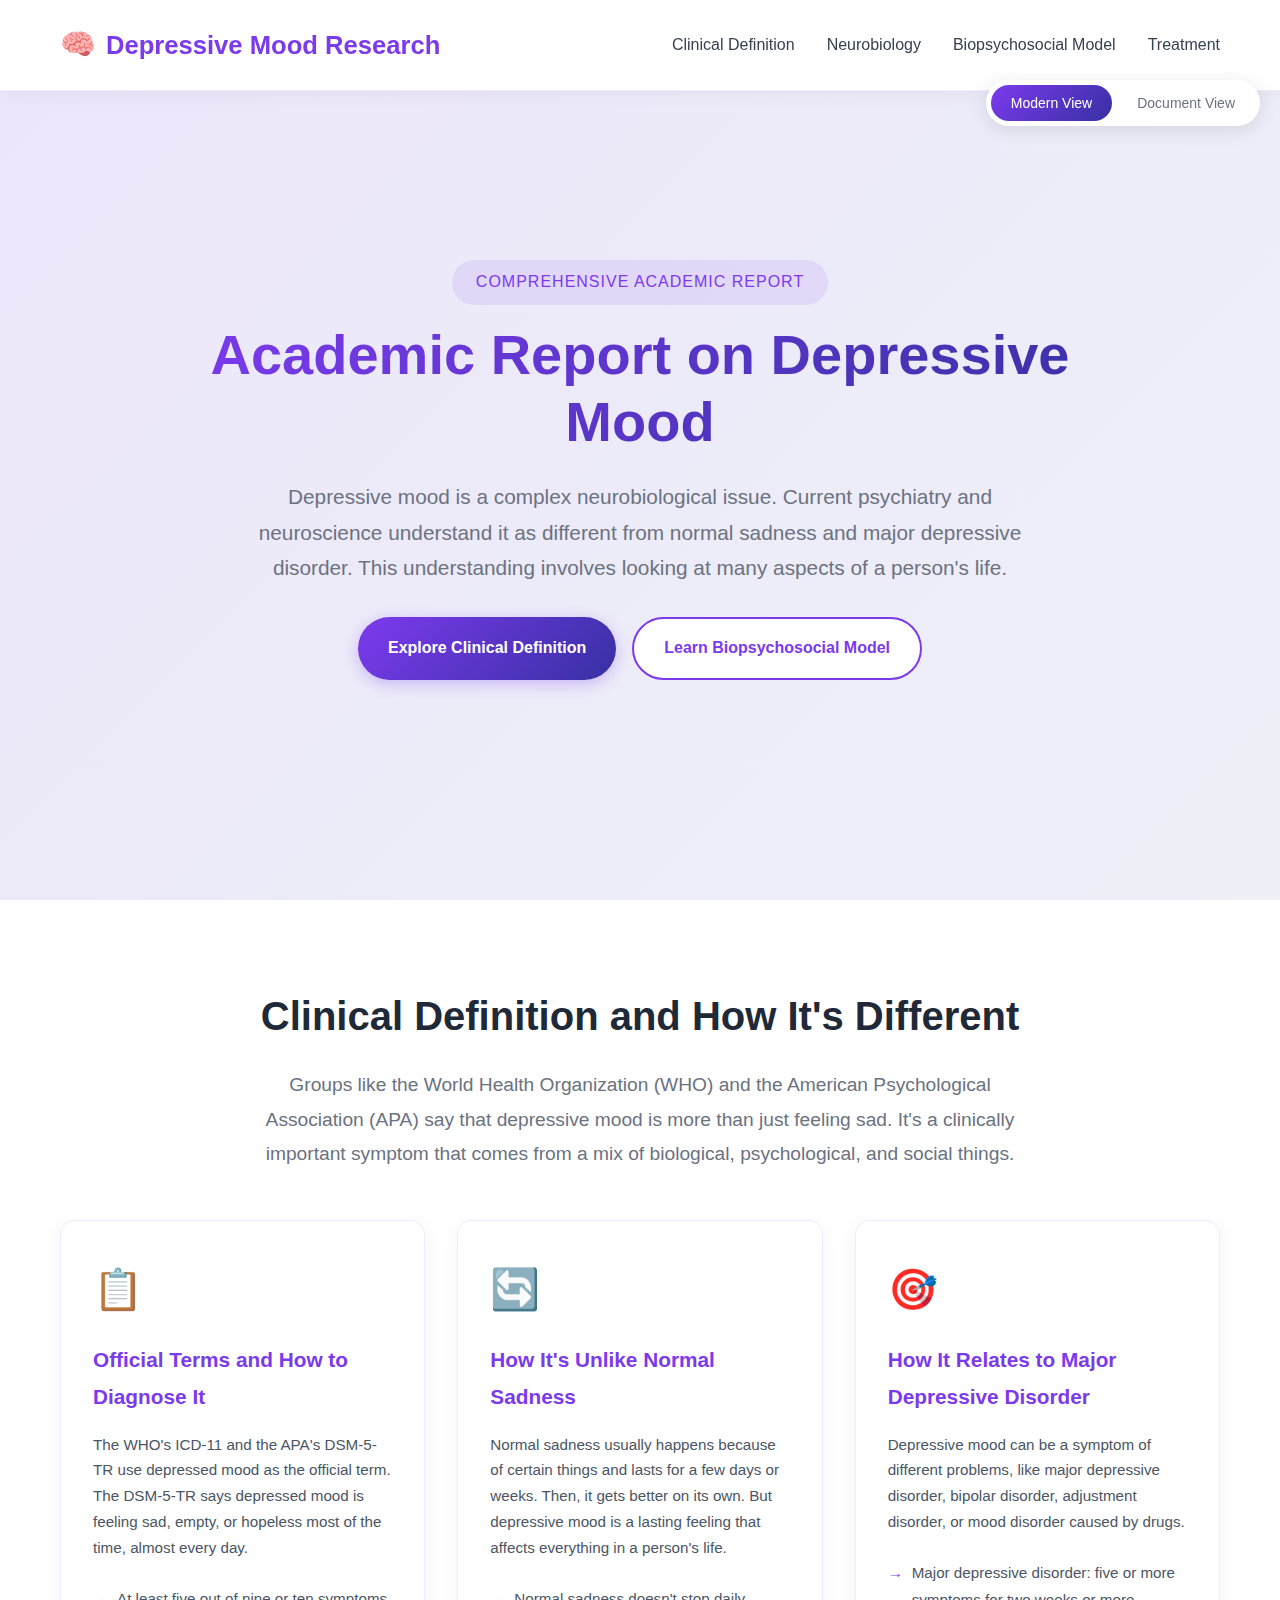
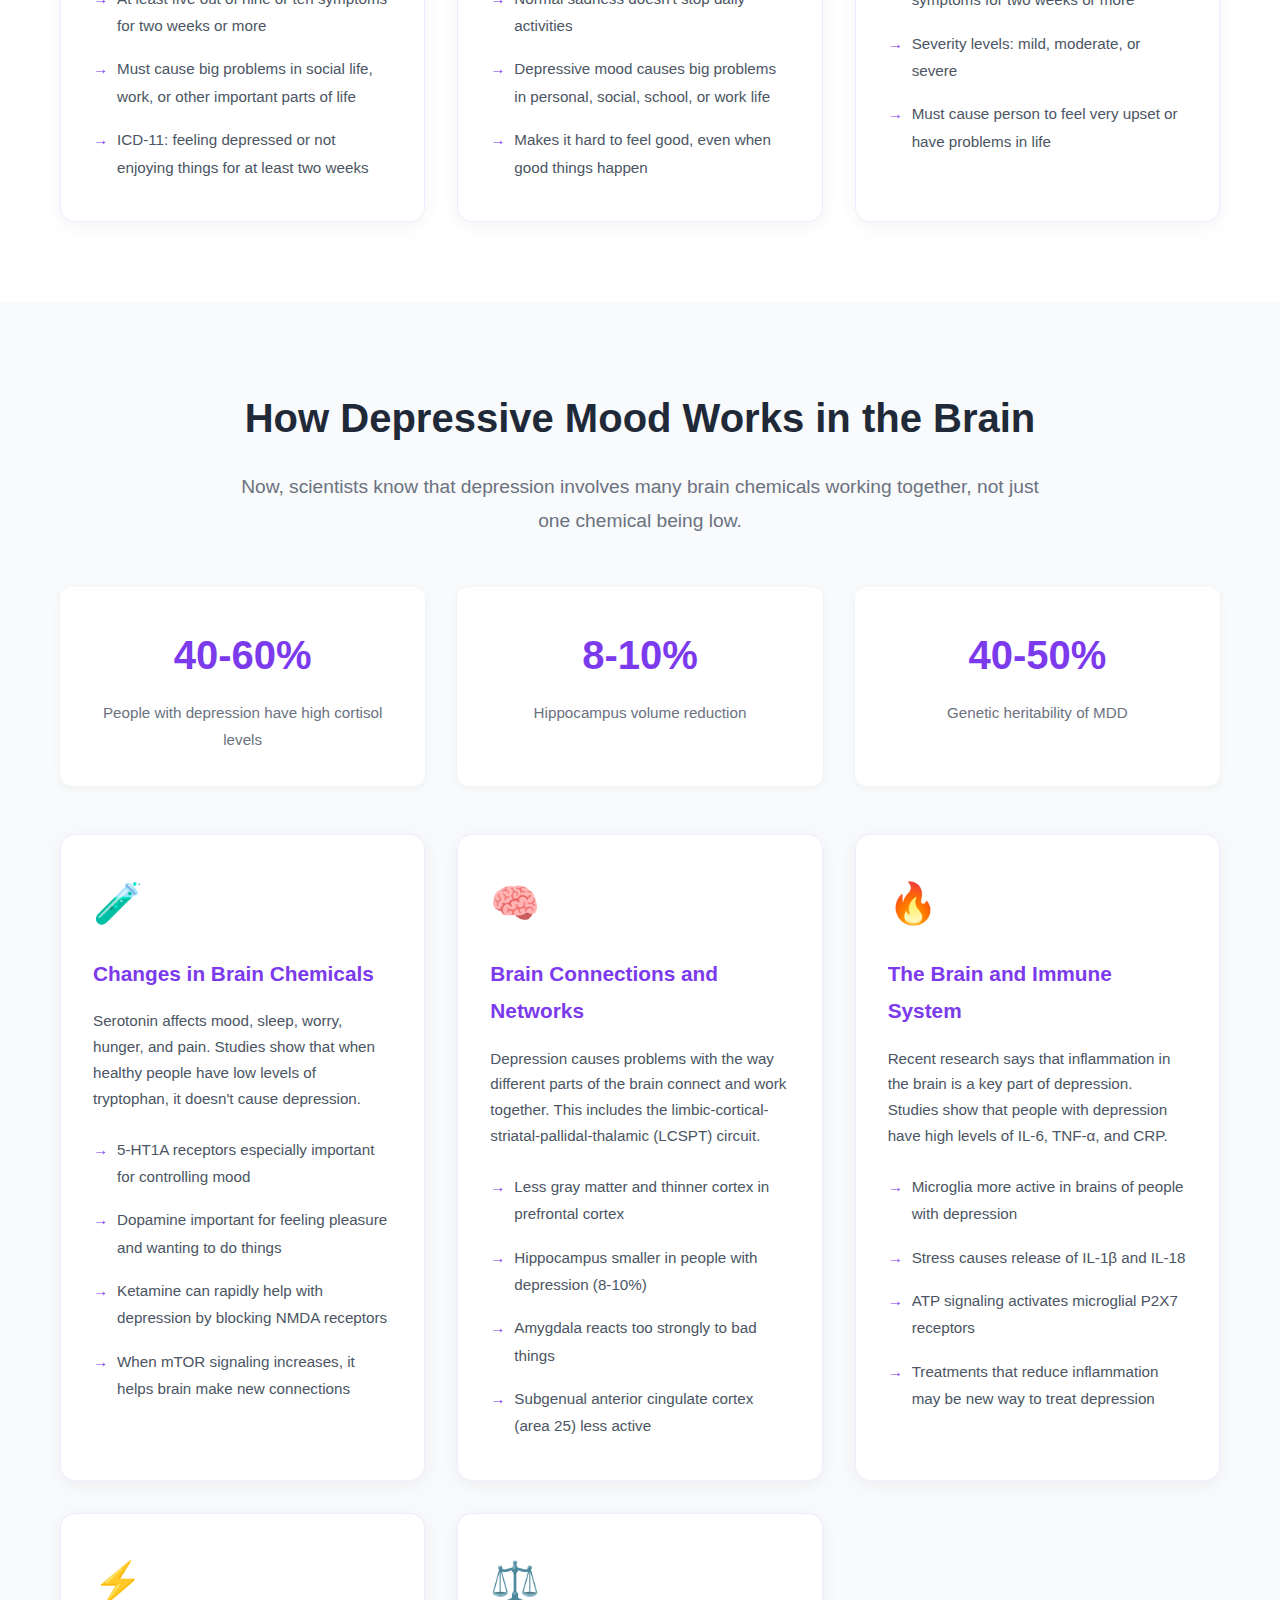
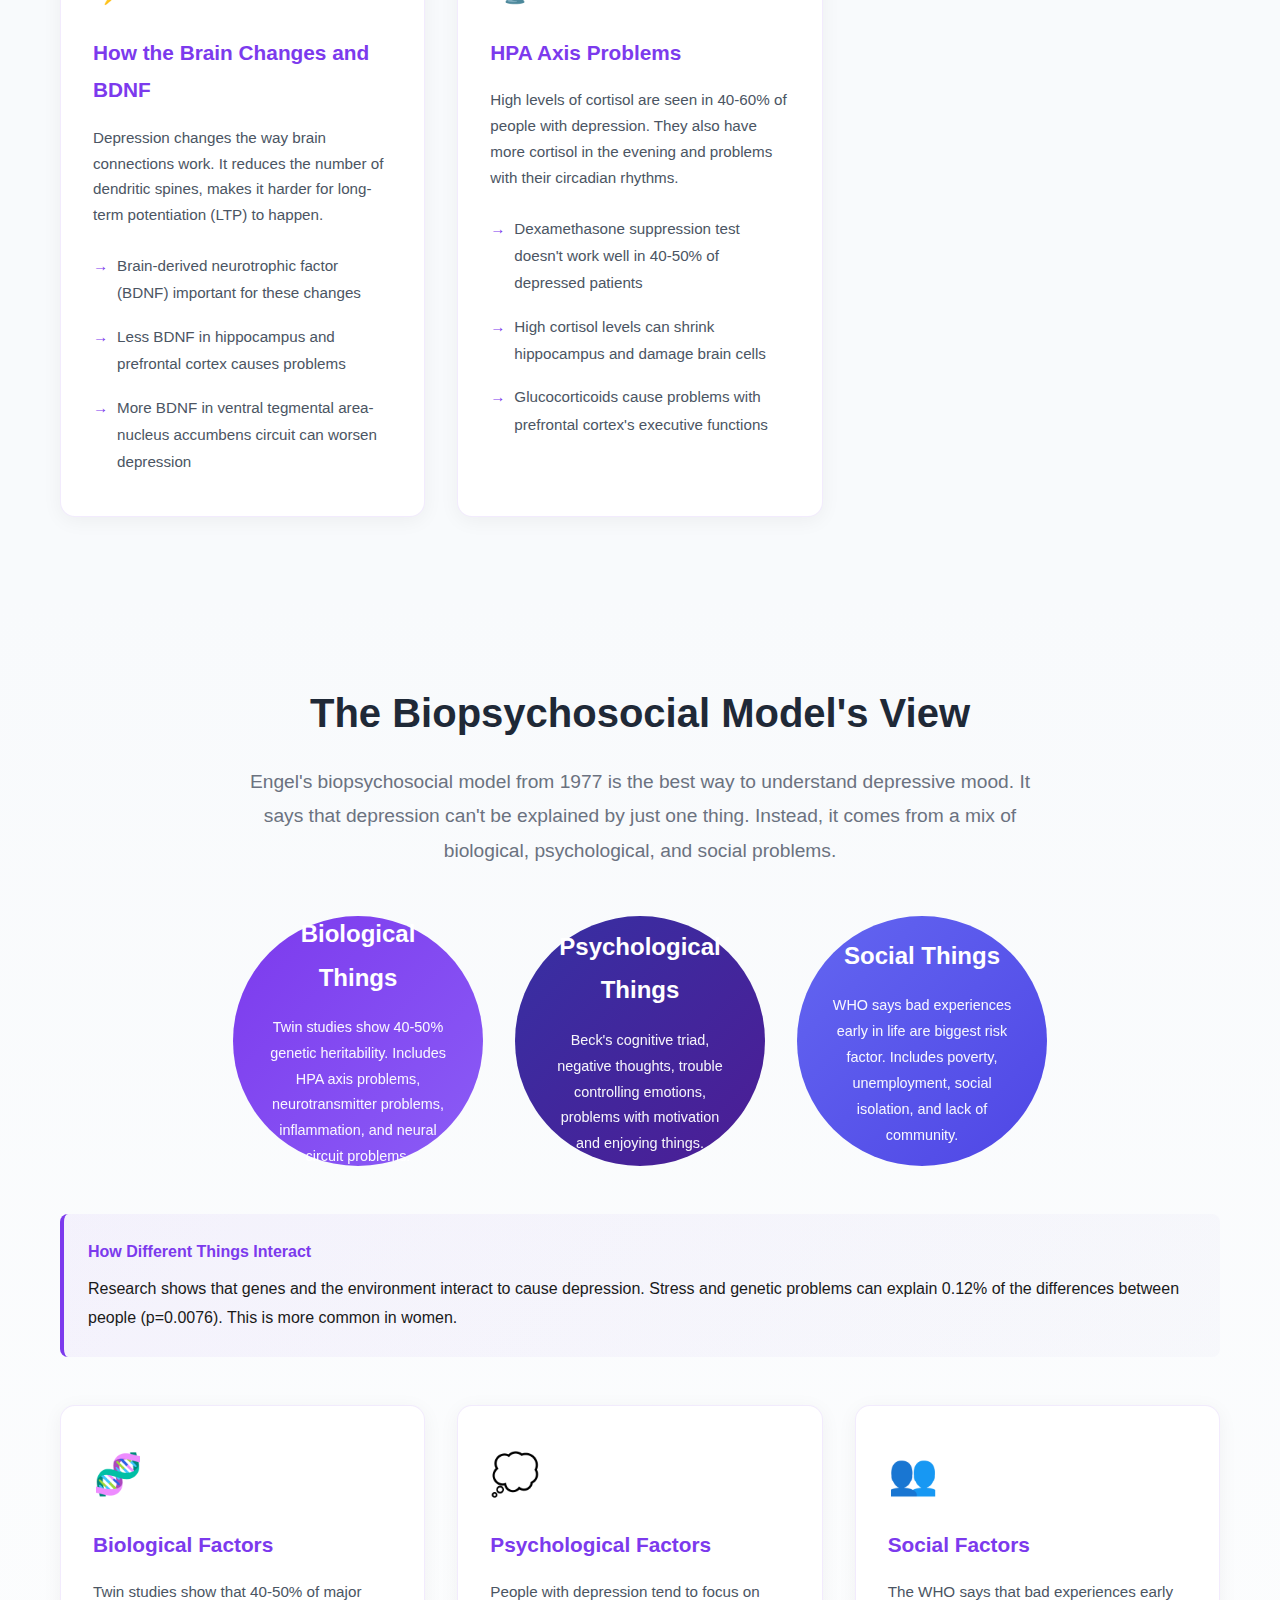
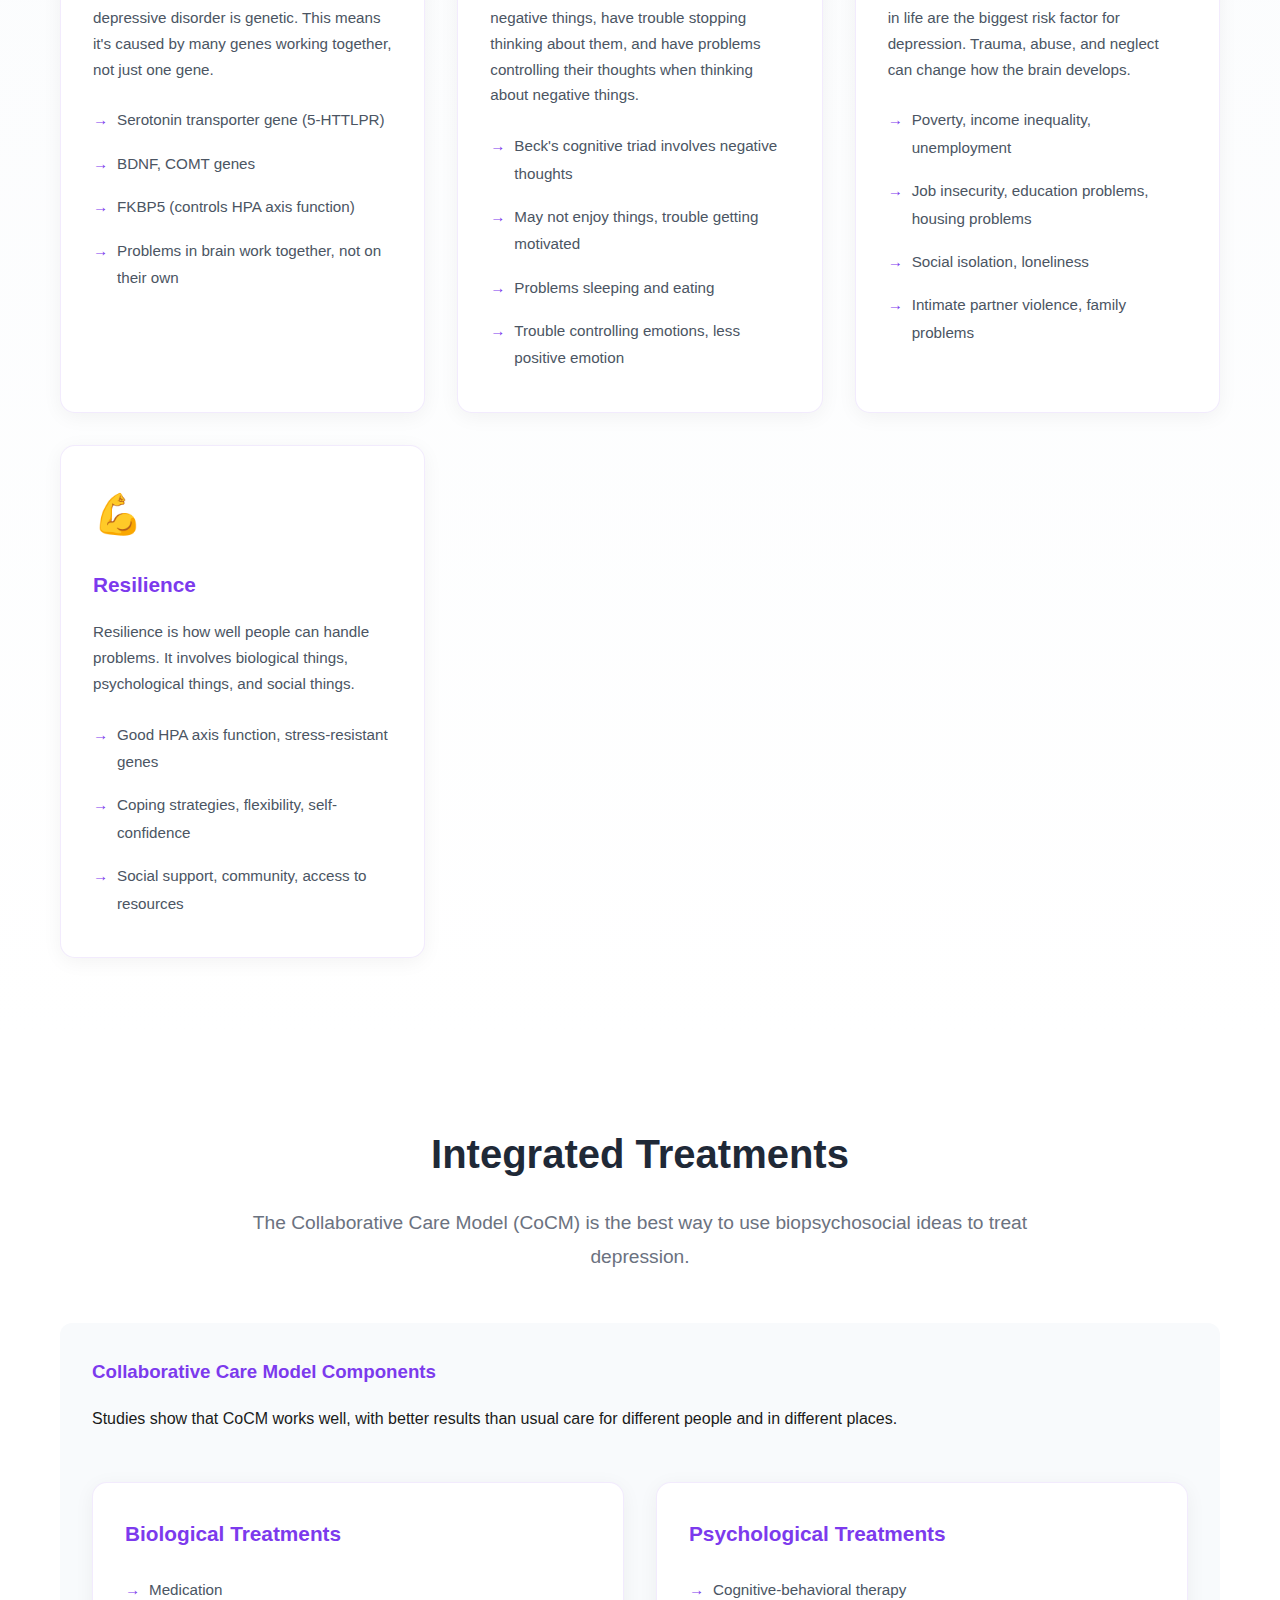
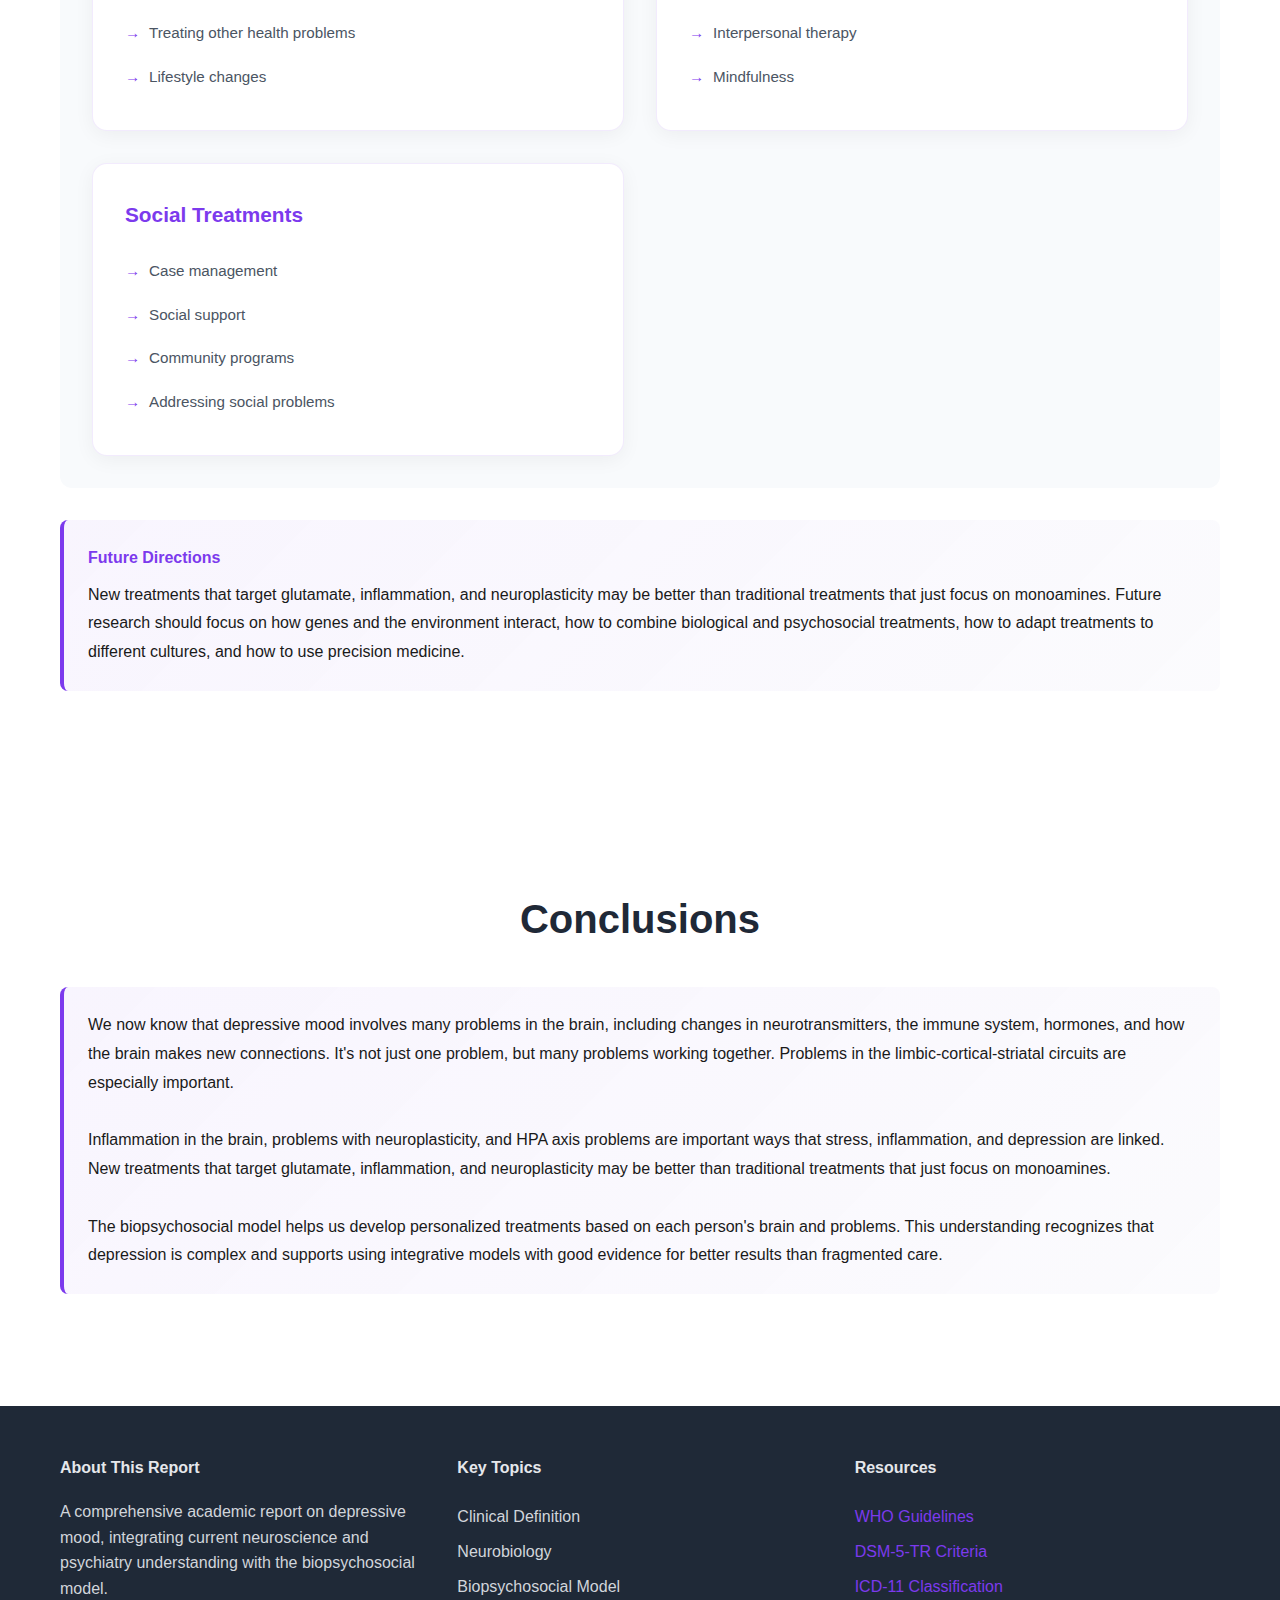
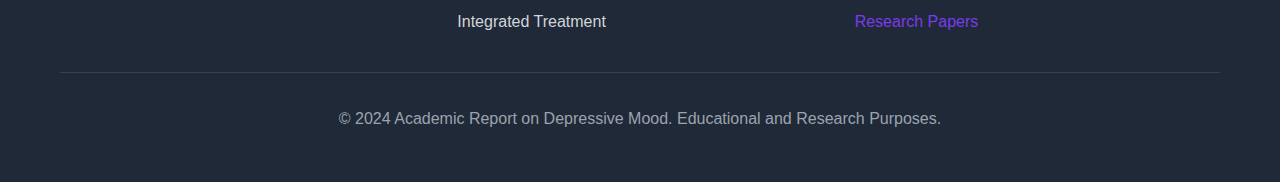
<file: b.html>
<!DOCTYPE html>
<html lang="en">
<head>
    <meta charset="UTF-8">
    <meta name="viewport" content="width=device-width, initial-scale=1.0">
    <title>Academic Report on Depressive Mood</title>
    <style>
        * {
            margin: 0;
            padding: 0;
            box-sizing: border-box;
        }

        body {
            font-family: 'Inter', -apple-system, BlinkMacSystemFont, 'Segoe UI', sans-serif;
            line-height: 1.8;
            color: #1a1a1a;
            background: #f8fafc;
            transition: all 0.3s ease;
        }

        /* Style Toggle Button */
        .style-toggle {
            position: fixed;
            top: 80px;
            right: 20px;
            z-index: 9999;
            background: white;
            border-radius: 50px;
            padding: 5px;
            box-shadow: 0 4px 20px rgba(0, 0, 0, 0.1);
            display: flex;
            gap: 5px;
        }

        .toggle-btn {
            padding: 10px 20px;
            border: none;
            background: transparent;
            color: #6b7280;
            font-size: 14px;
            font-weight: 500;
            cursor: pointer;
            border-radius: 45px;
            transition: all 0.3s ease;
        }

        .toggle-btn.active {
            background: linear-gradient(135deg, #7c3aed, #3730a3);
            color: white;
        }

        .toggle-btn:hover:not(.active) {
            background: rgba(124, 58, 237, 0.1);
        }

        /* Modern Style (from attached file) */
        .modern-style .container {
            max-width: 1200px;
            margin: 0 auto;
            padding: 0 20px;
        }

        .modern-style header {
            background: rgba(255, 255, 255, 0.98);
            backdrop-filter: blur(10px);
            border-bottom: 1px solid rgba(124, 58, 237, 0.1);
            position: fixed;
            width: 100%;
            top: 0;
            z-index: 1000;
            box-shadow: 0 2px 20px rgba(0, 0, 0, 0.05);
        }

        .modern-style nav {
            display: flex;
            justify-content: space-between;
            align-items: center;
            padding: 1.2rem 0;
        }

        .modern-style .logo {
            font-size: 1.6rem;
            font-weight: 700;
            color: #7c3aed;
            text-decoration: none;
            display: flex;
            align-items: center;
            gap: 10px;
        }

        .modern-style .logo::before {
            content: "🧠";
            font-size: 1.8rem;
        }

        .modern-style .nav-links {
            display: flex;
            list-style: none;
            gap: 2rem;
        }

        .modern-style .nav-links a {
            text-decoration: none;
            color: #374151;
            font-weight: 500;
            transition: color 0.3s ease;
            position: relative;
        }

        .modern-style .nav-links a:hover {
            color: #7c3aed;
        }

        .modern-style .nav-links a::after {
            content: '';
            position: absolute;
            width: 0;
            height: 2px;
            bottom: -5px;
            left: 0;
            background-color: #7c3aed;
            transition: width 0.3s ease;
        }

        .modern-style .nav-links a:hover::after {
            width: 100%;
        }

        .modern-style .hero {
            min-height: 100vh;
            display: flex;
            align-items: center;
            position: relative;
            margin-top: 0;
            background: linear-gradient(135deg, rgba(124, 58, 237, 0.1) 0%, rgba(55, 48, 163, 0.05) 100%);
            padding: 120px 0 80px;
        }

        .modern-style .hero-content {
            text-align: center;
            max-width: 900px;
            margin: 0 auto;
        }

        .modern-style .hero-subtitle {
            font-size: 1rem;
            font-weight: 500;
            color: #7c3aed;
            margin-bottom: 1rem;
            text-transform: uppercase;
            letter-spacing: 1px;
            background: rgba(124, 58, 237, 0.1);
            padding: 0.5rem 1.5rem;
            border-radius: 25px;
            display: inline-block;
        }

        .modern-style .hero h1 {
            font-size: 3.5rem;
            font-weight: 700;
            margin-bottom: 1.5rem;
            background: linear-gradient(135deg, #7c3aed, #3730a3);
            -webkit-background-clip: text;
            -webkit-text-fill-color: transparent;
            background-clip: text;
            line-height: 1.2;
        }

        .modern-style .subtitle {
            font-size: 1.3rem;
            margin-bottom: 2rem;
            line-height: 1.7;
            color: #6b7280;
            max-width: 800px;
            margin-left: auto;
            margin-right: auto;
        }

        .modern-style .cta-buttons {
            display: flex;
            gap: 1rem;
            justify-content: center;
            flex-wrap: wrap;
            margin-top: 2rem;
        }

        .modern-style .btn {
            padding: 15px 30px;
            border-radius: 50px;
            text-decoration: none;
            font-weight: 600;
            font-size: 1rem;
            transition: all 0.3s ease;
            display: inline-flex;
            align-items: center;
            gap: 10px;
        }

        .modern-style .btn-primary {
            background: linear-gradient(135deg, #7c3aed, #3730a3);
            color: white;
            box-shadow: 0 4px 15px rgba(124, 58, 237, 0.3);
        }

        .modern-style .btn-primary:hover {
            transform: translateY(-2px);
            box-shadow: 0 8px 25px rgba(124, 58, 237, 0.4);
        }

        .modern-style .btn-secondary {
            background: white;
            color: #7c3aed;
            border: 2px solid #7c3aed;
        }

        .modern-style .btn-secondary:hover {
            background: rgba(124, 58, 237, 0.05);
            transform: translateY(-2px);
        }

        .modern-style .content-section {
            padding: 80px 0;
            background: white;
        }

        .modern-style .content-section:nth-child(even) {
            background: #f8fafc;
        }

        .modern-style .section-title {
            font-size: 2.5rem;
            font-weight: 700;
            text-align: center;
            margin-bottom: 1rem;
            color: #1f2937;
        }

        .modern-style .section-subtitle {
            font-size: 1.2rem;
            text-align: center;
            color: #6b7280;
            margin-bottom: 3rem;
            max-width: 800px;
            margin-left: auto;
            margin-right: auto;
        }

        .modern-style .content-grid {
            display: grid;
            grid-template-columns: repeat(auto-fit, minmax(350px, 1fr));
            gap: 2rem;
            margin-top: 3rem;
        }

        .modern-style .content-card {
            background: white;
            padding: 2rem;
            border-radius: 15px;
            box-shadow: 0 4px 20px rgba(0, 0, 0, 0.05);
            transition: transform 0.3s ease;
            border: 1px solid rgba(124, 58, 237, 0.1);
        }

        .modern-style .content-card:hover {
            transform: translateY(-5px);
            box-shadow: 0 8px 30px rgba(0, 0, 0, 0.08);
        }

        .modern-style .card-icon {
            font-size: 2.5rem;
            margin-bottom: 1rem;
            display: block;
        }

        .modern-style .content-card h3 {
            font-size: 1.3rem;
            font-weight: 600;
            margin-bottom: 1rem;
            color: #7c3aed;
        }

        .modern-style .content-card p {
            color: #4b5563;
            line-height: 1.7;
            font-size: 0.95rem;
        }

        .modern-style .content-card ul {
            list-style: none;
            padding: 0;
            margin-top: 1rem;
        }

        .modern-style .content-card ul li {
            color: #4b5563;
            padding: 0.5rem 0;
            padding-left: 1.5rem;
            position: relative;
            font-size: 0.95rem;
        }

        .modern-style .content-card ul li::before {
            content: "→";
            position: absolute;
            left: 0;
            color: #7c3aed;
        }

        .modern-style .highlight-box {
            background: linear-gradient(135deg, rgba(124, 58, 237, 0.05), rgba(55, 48, 163, 0.02));
            border-left: 4px solid #7c3aed;
            padding: 1.5rem;
            margin: 2rem 0;
            border-radius: 8px;
        }

        .modern-style .highlight-box h4 {
            color: #7c3aed;
            margin-bottom: 0.5rem;
        }

        .modern-style .stat-grid {
            display: grid;
            grid-template-columns: repeat(auto-fit, minmax(200px, 1fr));
            gap: 2rem;
            margin: 3rem 0;
        }

        .modern-style .stat-card {
            text-align: center;
            padding: 2rem;
            background: white;
            border-radius: 12px;
            box-shadow: 0 2px 10px rgba(0, 0, 0, 0.05);
        }

        .modern-style .stat-number {
            font-size: 2.5rem;
            font-weight: 700;
            color: #7c3aed;
            margin-bottom: 0.5rem;
        }

        .modern-style .stat-label {
            color: #6b7280;
            font-size: 0.95rem;
        }

        .modern-style .model-section {
            padding: 80px 0;
            background: linear-gradient(180deg, #f8fafc 0%, white 100%);
        }

        .modern-style .model-diagram {
            display: flex;
            justify-content: center;
            gap: 2rem;
            flex-wrap: wrap;
            margin: 3rem 0;
        }

        .modern-style .model-circle {
            width: 250px;
            height: 250px;
            border-radius: 50%;
            display: flex;
            flex-direction: column;
            align-items: center;
            justify-content: center;
            padding: 2rem;
            text-align: center;
            transition: transform 0.3s ease;
        }

        .modern-style .model-circle:hover {
            transform: scale(1.05);
        }

        .modern-style .biological {
            background: linear-gradient(135deg, #7c3aed, #8b5cf6);
            color: white;
        }

        .modern-style .psychological {
            background: linear-gradient(135deg, #3730a3, #4c1d95);
            color: white;
        }

        .modern-style .social {
            background: linear-gradient(135deg, #6366f1, #4f46e5);
            color: white;
        }

        .modern-style .model-circle h3 {
            font-size: 1.5rem;
            margin-bottom: 1rem;
        }

        .modern-style .model-circle p {
            font-size: 0.9rem;
            opacity: 0.95;
        }

        .modern-style .treatment-section {
            background: white;
            padding: 80px 0;
        }

        .modern-style .treatment-approach {
            background: #f8fafc;
            padding: 2rem;
            border-radius: 12px;
            margin: 2rem 0;
        }

        .modern-style .treatment-approach h3 {
            color: #7c3aed;
            margin-bottom: 1rem;
        }

        .modern-style footer {
            background: #1f2937;
            color: white;
            padding: 3rem 0;
            margin-top: 0;
        }

        .modern-style .footer-content {
            display: grid;
            grid-template-columns: repeat(auto-fit, minmax(250px, 1fr));
            gap: 2rem;
            margin-bottom: 2rem;
        }

        .modern-style .footer-section h4 {
            margin-bottom: 1rem;
            color: #e5e7eb;
        }

        .modern-style .footer-section p, .modern-style .footer-section ul {
            color: #d1d5db;
            line-height: 1.6;
        }

        .modern-style .footer-section ul {
            list-style: none;
            padding: 0;
        }

        .modern-style .footer-section ul li {
            padding: 0.3rem 0;
        }

        .modern-style .footer-section ul li::before {
            content: none;
        }

        .modern-style .footer-section a {
            color: #7c3aed;
            text-decoration: none;
        }

        .modern-style .footer-section a:hover {
            color: #8b5cf6;
        }

        .modern-style .footer-bottom {
            text-align: center;
            padding-top: 2rem;
            border-top: 1px solid #374151;
            color: #9ca3af;
        }

        /* Document Style (Notion-like) */
        .document-style {
            background: white;
            min-height: 100vh;
        }

        .document-style .doc-header {
            background: white;
            border-bottom: 1px solid #e5e7eb;
            position: sticky;
            top: 0;
            z-index: 100;
            padding: 1rem 0;
        }

        .document-style .doc-nav {
            max-width: 900px;
            margin: 0 auto;
            padding: 0 60px;
            display: flex;
            justify-content: space-between;
            align-items: center;
        }

        .document-style .doc-title {
            font-size: 14px;
            font-weight: 500;
            color: #6b7280;
        }

        .document-style .doc-actions {
            display: flex;
            gap: 1rem;
            font-size: 14px;
            color: #6b7280;
        }

        .document-style .doc-container {
            max-width: 900px;
            margin: 0 auto;
            padding: 60px;
            background: white;
        }

        .document-style .doc-hero {
            margin-bottom: 4rem;
            padding-top: 2rem;
        }

        .document-style .doc-emoji {
            font-size: 60px;
            margin-bottom: 1rem;
        }

        .document-style h1.doc-main-title {
            font-size: 40px;
            font-weight: 700;
            line-height: 1.2;
            margin-bottom: 1rem;
            color: #1a1a1a;
        }

        .document-style .doc-meta {
            display: flex;
            gap: 2rem;
            color: #6b7280;
            font-size: 14px;
            margin-bottom: 2rem;
            padding-bottom: 2rem;
            border-bottom: 1px solid #e5e7eb;
        }

        .document-style .doc-abstract {
            background: #f9fafb;
            border-left: 3px solid #7c3aed;
            padding: 1.5rem;
            margin: 2rem 0;
            border-radius: 4px;
        }

        .document-style .doc-abstract p {
            color: #4b5563;
            line-height: 1.8;
            margin: 0;
        }

        .document-style .doc-toc {
            background: #f9fafb;
            padding: 1.5rem;
            border-radius: 8px;
            margin: 2rem 0;
        }

        .document-style .doc-toc h3 {
            font-size: 12px;
            text-transform: uppercase;
            letter-spacing: 0.05em;
            color: #6b7280;
            margin-bottom: 1rem;
            font-weight: 600;
        }

        .document-style .doc-toc ul {
            list-style: none;
            padding: 0;
        }

        .document-style .doc-toc li {
            padding: 0.5rem 0;
            border-bottom: 1px solid #e5e7eb;
        }

        .document-style .doc-toc li:last-child {
            border-bottom: none;
        }

        .document-style .doc-toc a {
            color: #4b5563;
            text-decoration: none;
            display: flex;
            align-items: center;
            transition: color 0.2s;
        }

        .document-style .doc-toc a:hover {
            color: #7c3aed;
        }

        .document-style .doc-toc a::before {
            content: "→";
            margin-right: 0.5rem;
            color: #d1d5db;
        }

        .document-style h2 {
            font-size: 28px;
            font-weight: 600;
            margin-top: 3rem;
            margin-bottom: 1.5rem;
            color: #1a1a1a;
            padding-top: 2rem;
        }

        .document-style h3 {
            font-size: 20px;
            font-weight: 600;
            margin-top: 2rem;
            margin-bottom: 1rem;
            color: #374151;
        }

        .document-style h4 {
            font-size: 16px;
            font-weight: 600;
            margin-top: 1.5rem;
            margin-bottom: 0.75rem;
            color: #4b5563;
        }

        .document-style p {
            color: #374151;
            line-height: 1.8;
            margin-bottom: 1.5rem;
        }

        .document-style ul, .document-style ol {
            margin: 1rem 0;
            padding-left: 2rem;
            color: #374151;
        }

        .document-style li {
            margin: 0.5rem 0;
            line-height: 1.8;
        }

        .document-style .doc-callout {
            background: #fef3c7;
            border-left: 4px solid #f59e0b;
            padding: 1rem;
            margin: 2rem 0;
            border-radius: 4px;
        }

        .document-style .doc-callout p {
            margin: 0;
            color: #92400e;
        }

        .document-style .doc-table {
            margin: 2rem 0;
            overflow-x: auto;
        }

        .document-style table {
            width: 100%;
            border-collapse: collapse;
        }

        .document-style th {
            background: #f9fafb;
            padding: 12px;
            text-align: left;
            font-weight: 600;
            color: #4b5563;
            border-bottom: 2px solid #e5e7eb;
        }

        .document-style td {
            padding: 12px;
            border-bottom: 1px solid #e5e7eb;
            color: #374151;
        }

        .document-style .doc-stat {
            display: inline-block;
            background: #ede9fe;
            color: #7c3aed;
            padding: 4px 12px;
            border-radius: 20px;
            font-weight: 600;
            margin: 0 4px;
        }

        .document-style blockquote {
            border-left: 4px solid #7c3aed;
            padding-left: 1.5rem;
            margin: 2rem 0;
            color: #4b5563;
            font-style: italic;
        }

        .document-style .doc-divider {
            border: none;
            border-top: 1px solid #e5e7eb;
            margin: 3rem 0;
        }

        /* Animations */
        @keyframes fadeInUp {
            from {
                opacity: 0;
                transform: translateY(30px);
            }
            to {
                opacity: 1;
                transform: translateY(0);
            }
        }

        .fade-in-up {
            animation: fadeInUp 0.8s ease-out;
        }

        /* Smooth Scroll */
        html {
            scroll-behavior: smooth;
        }

        /* Hide elements based on active style */
        body.document-active .modern-style {
            display: none;
        }

        body.modern-active .document-style {
            display: none;
        }

        /* Responsive */
        @media (max-width: 768px) {
            .style-toggle {
                top: auto;
                bottom: 20px;
            }

            .modern-style .nav-links {
                display: none;
            }

            .modern-style .hero h1 {
                font-size: 2.5rem;
            }

            .modern-style .content-grid {
                grid-template-columns: 1fr;
            }

            .modern-style .model-diagram {
                flex-direction: column;
                align-items: center;
            }

            .modern-style .stat-grid {
                grid-template-columns: 1fr;
            }

            .document-style .doc-container {
                padding: 20px;
            }

            .document-style h1.doc-main-title {
                font-size: 28px;
            }
        }
    </style>
</head>
<body class="modern-active">
    <!-- Style Toggle Button -->
    <div class="style-toggle">
        <button class="toggle-btn active" onclick="toggleStyle('modern')">Modern View</button>
        <button class="toggle-btn" onclick="toggleStyle('document')">Document View</button>
    </div>

    <!-- Modern Style Content (from attached file) -->
    <div class="modern-style">
        <header>
            <div class="container">
                <nav>
                    <a href="#" class="logo">Depressive Mood Research</a>
                    <ul class="nav-links">
                        <li><a href="#clinical">Clinical Definition</a></li>
                        <li><a href="#neurobiology">Neurobiology</a></li>
                        <li><a href="#biopsychosocial">Biopsychosocial Model</a></li>
                        <li><a href="#treatment">Treatment</a></li>
                    </ul>
                </nav>
            </div>
        </header>

        <!-- Hero Section -->
        <section class="hero">
            <div class="container">
                <div class="hero-content fade-in-up">
                    <span class="hero-subtitle">Comprehensive Academic Report</span>
                    <h1>Academic Report on Depressive Mood</h1>
                    <p class="subtitle">
                        Depressive mood is a complex neurobiological issue. Current psychiatry and neuroscience understand it as different from normal sadness and major depressive disorder. This understanding involves looking at many aspects of a person's life.
                    </p>
                    <div class="cta-buttons">
                        <a href="#clinical" class="btn btn-primary">Explore Clinical Definition</a>
                        <a href="#biopsychosocial" class="btn btn-secondary">Learn Biopsychosocial Model</a>
                    </div>
                </div>
            </div>
        </section>

        <!-- Clinical Definition Section -->
        <section id="clinical" class="content-section">
            <div class="container">
                <h2 class="section-title">Clinical Definition and How It's Different</h2>
                <p class="section-subtitle">
                    Groups like the World Health Organization (WHO) and the American Psychological Association (APA) say that depressive mood is more than just feeling sad. It's a clinically important symptom that comes from a mix of biological, psychological, and social things.
                </p>

                <div class="content-grid">
                    <div class="content-card">
                        <span class="card-icon">📋</span>
                        <h3>Official Terms and How to Diagnose It</h3>
                        <p>The WHO's ICD-11 and the APA's DSM-5-TR use depressed mood as the official term. The DSM-5-TR says depressed mood is feeling sad, empty, or hopeless most of the time, almost every day.</p>
                        <ul>
                            <li>At least five out of nine or ten symptoms for two weeks or more</li>
                            <li>Must cause big problems in social life, work, or other important parts of life</li>
                            <li>ICD-11: feeling depressed or not enjoying things for at least two weeks</li>
                        </ul>
                    </div>

                    <div class="content-card">
                        <span class="card-icon">🔄</span>
                        <h3>How It's Unlike Normal Sadness</h3>
                        <p>Normal sadness usually happens because of certain things and lasts for a few days or weeks. Then, it gets better on its own. But depressive mood is a lasting feeling that affects everything in a person's life.</p>
                        <ul>
                            <li>Normal sadness doesn't stop daily activities</li>
                            <li>Depressive mood causes big problems in personal, social, school, or work life</li>
                            <li>Makes it hard to feel good, even when good things happen</li>
                        </ul>
                    </div>

                    <div class="content-card">
                        <span class="card-icon">🎯</span>
                        <h3>How It Relates to Major Depressive Disorder</h3>
                        <p>Depressive mood can be a symptom of different problems, like major depressive disorder, bipolar disorder, adjustment disorder, or mood disorder caused by drugs.</p>
                        <ul>
                            <li>Major depressive disorder: five or more symptoms for two weeks or more</li>
                            <li>Severity levels: mild, moderate, or severe</li>
                            <li>Must cause person to feel very upset or have problems in life</li>
                        </ul>
                    </div>
                </div>
            </div>
        </section>

        <!-- Neurobiology Section -->
        <section id="neurobiology" class="content-section">
            <div class="container">
                <h2 class="section-title">How Depressive Mood Works in the Brain</h2>
                <p class="section-subtitle">
                    Now, scientists know that depression involves many brain chemicals working together, not just one chemical being low.
                </p>

                <div class="stat-grid">
                    <div class="stat-card">
                        <div class="stat-number">40-60%</div>
                        <div class="stat-label">People with depression have high cortisol levels</div>
                    </div>
                    <div class="stat-card">
                        <div class="stat-number">8-10%</div>
                        <div class="stat-label">Hippocampus volume reduction</div>
                    </div>
                    <div class="stat-card">
                        <div class="stat-number">40-50%</div>
                        <div class="stat-label">Genetic heritability of MDD</div>
                    </div>
                </div>

                <div class="content-grid">
                    <div class="content-card">
                        <span class="card-icon">🧪</span>
                        <h3>Changes in Brain Chemicals</h3>
                        <p>Serotonin affects mood, sleep, worry, hunger, and pain. Studies show that when healthy people have low levels of tryptophan, it doesn't cause depression.</p>
                        <ul>
                            <li>5-HT1A receptors especially important for controlling mood</li>
                            <li>Dopamine important for feeling pleasure and wanting to do things</li>
                            <li>Ketamine can rapidly help with depression by blocking NMDA receptors</li>
                            <li>When mTOR signaling increases, it helps brain make new connections</li>
                        </ul>
                    </div>

                    <div class="content-card">
                        <span class="card-icon">🧠</span>
                        <h3>Brain Connections and Networks</h3>
                        <p>Depression causes problems with the way different parts of the brain connect and work together. This includes the limbic-cortical-striatal-pallidal-thalamic (LCSPT) circuit.</p>
                        <ul>
                            <li>Less gray matter and thinner cortex in prefrontal cortex</li>
                            <li>Hippocampus smaller in people with depression (8-10%)</li>
                            <li>Amygdala reacts too strongly to bad things</li>
                            <li>Subgenual anterior cingulate cortex (area 25) less active</li>
                        </ul>
                    </div>

                    <div class="content-card">
                        <span class="card-icon">🔥</span>
                        <h3>The Brain and Immune System</h3>
                        <p>Recent research says that inflammation in the brain is a key part of depression. Studies show that people with depression have high levels of IL-6, TNF-α, and CRP.</p>
                        <ul>
                            <li>Microglia more active in brains of people with depression</li>
                            <li>Stress causes release of IL-1β and IL-18</li>
                            <li>ATP signaling activates microglial P2X7 receptors</li>
                            <li>Treatments that reduce inflammation may be new way to treat depression</li>
                        </ul>
                    </div>

                    <div class="content-card">
                        <span class="card-icon">⚡</span>
                        <h3>How the Brain Changes and BDNF</h3>
                        <p>Depression changes the way brain connections work. It reduces the number of dendritic spines, makes it harder for long-term potentiation (LTP) to happen.</p>
                        <ul>
                            <li>Brain-derived neurotrophic factor (BDNF) important for these changes</li>
                            <li>Less BDNF in hippocampus and prefrontal cortex causes problems</li>
                            <li>More BDNF in ventral tegmental area-nucleus accumbens circuit can worsen depression</li>
                        </ul>
                    </div>

                    <div class="content-card">
                        <span class="card-icon">⚖️</span>
                        <h3>HPA Axis Problems</h3>
                        <p>High levels of cortisol are seen in 40-60% of people with depression. They also have more cortisol in the evening and problems with their circadian rhythms.</p>
                        <ul>
                            <li>Dexamethasone suppression test doesn't work well in 40-50% of depressed patients</li>
                            <li>High cortisol levels can shrink hippocampus and damage brain cells</li>
                            <li>Glucocorticoids cause problems with prefrontal cortex's executive functions</li>
                        </ul>
                    </div>
                </div>
            </div>
        </section>

        <!-- Biopsychosocial Model Section -->
        <section id="biopsychosocial" class="model-section">
            <div class="container">
                <h2 class="section-title">The Biopsychosocial Model's View</h2>
                <p class="section-subtitle">
                    Engel's biopsychosocial model from 1977 is the best way to understand depressive mood. It says that depression can't be explained by just one thing. Instead, it comes from a mix of biological, psychological, and social problems.
                </p>

                <div class="model-diagram">
                    <div class="model-circle biological">
                        <h3>Biological Things</h3>
                        <p>Twin studies show 40-50% genetic heritability. Includes HPA axis problems, neurotransmitter problems, inflammation, and neural circuit problems.</p>
                    </div>
                    <div class="model-circle psychological">
                        <h3>Psychological Things</h3>
                        <p>Beck's cognitive triad, negative thoughts, trouble controlling emotions, problems with motivation and enjoying things.</p>
                    </div>
                    <div class="model-circle social">
                        <h3>Social Things</h3>
                        <p>WHO says bad experiences early in life are biggest risk factor. Includes poverty, unemployment, social isolation, and lack of community.</p>
                    </div>
                </div>

                <div class="highlight-box">
                    <h4>How Different Things Interact</h4>
                    <p>Research shows that genes and the environment interact to cause depression. Stress and genetic problems can explain 0.12% of the differences between people (p=0.0076). This is more common in women.</p>
                </div>

                <div class="content-grid">
                    <div class="content-card">
                        <span class="card-icon">🧬</span>
                        <h3>Biological Factors</h3>
                        <p>Twin studies show that 40-50% of major depressive disorder is genetic. This means it's caused by many genes working together, not just one gene.</p>
                        <ul>
                            <li>Serotonin transporter gene (5-HTTLPR)</li>
                            <li>BDNF, COMT genes</li>
                            <li>FKBP5 (controls HPA axis function)</li>
                            <li>Problems in brain work together, not on their own</li>
                        </ul>
                    </div>

                    <div class="content-card">
                        <span class="card-icon">💭</span>
                        <h3>Psychological Factors</h3>
                        <p>People with depression tend to focus on negative things, have trouble stopping thinking about them, and have problems controlling their thoughts when thinking about negative things.</p>
                        <ul>
                            <li>Beck's cognitive triad involves negative thoughts</li>
                            <li>May not enjoy things, trouble getting motivated</li>
                            <li>Problems sleeping and eating</li>
                            <li>Trouble controlling emotions, less positive emotion</li>
                        </ul>
                    </div>

                    <div class="content-card">
                        <span class="card-icon">👥</span>
                        <h3>Social Factors</h3>
                        <p>The WHO says that bad experiences early in life are the biggest risk factor for depression. Trauma, abuse, and neglect can change how the brain develops.</p>
                        <ul>
                            <li>Poverty, income inequality, unemployment</li>
                            <li>Job insecurity, education problems, housing problems</li>
                            <li>Social isolation, loneliness</li>
                            <li>Intimate partner violence, family problems</li>
                        </ul>
                    </div>

                    <div class="content-card">
                        <span class="card-icon">💪</span>
                        <h3>Resilience</h3>
                        <p>Resilience is how well people can handle problems. It involves biological things, psychological things, and social things.</p>
                        <ul>
                            <li>Good HPA axis function, stress-resistant genes</li>
                            <li>Coping strategies, flexibility, self-confidence</li>
                            <li>Social support, community, access to resources</li>
                        </ul>
                    </div>
                </div>
            </div>
        </section>

        <!-- Treatment Section -->
        <section id="treatment" class="treatment-section">
            <div class="container">
                <h2 class="section-title">Integrated Treatments</h2>
                <p class="section-subtitle">
                    The Collaborative Care Model (CoCM) is the best way to use biopsychosocial ideas to treat depression.
                </p>

                <div class="treatment-approach">
                    <h3>Collaborative Care Model Components</h3>
                    <p>Studies show that CoCM works well, with better results than usual care for different people and in different places.</p>
                    <div class="content-grid">
                        <div class="content-card">
                            <h3>Biological Treatments</h3>
                            <ul>
                                <li>Medication</li>
                                <li>Treating other health problems</li>
                                <li>Lifestyle changes</li>
                            </ul>
                        </div>
                        <div class="content-card">
                            <h3>Psychological Treatments</h3>
                            <ul>
                                <li>Cognitive-behavioral therapy</li>
                                <li>Interpersonal therapy</li>
                                <li>Mindfulness</li>
                            </ul>
                        </div>
                        <div class="content-card">
                            <h3>Social Treatments</h3>
                            <ul>
                                <li>Case management</li>
                                <li>Social support</li>
                                <li>Community programs</li>
                                <li>Addressing social problems</li>
                            </ul>
                        </div>
                    </div>
                </div>

                <div class="highlight-box">
                    <h4>Future Directions</h4>
                    <p>New treatments that target glutamate, inflammation, and neuroplasticity may be better than traditional treatments that just focus on monoamines. Future research should focus on how genes and the environment interact, how to combine biological and psychosocial treatments, how to adapt treatments to different cultures, and how to use precision medicine.</p>
                </div>
            </div>
        </section>

        <!-- Conclusions Section -->
        <section class="content-section">
            <div class="container">
                <h2 class="section-title">Conclusions</h2>
                <div class="highlight-box">
                    <p>We now know that depressive mood involves many problems in the brain, including changes in neurotransmitters, the immune system, hormones, and how the brain makes new connections. It's not just one problem, but many problems working together. Problems in the limbic-cortical-striatal circuits are especially important.</p>
                    <br>
                    <p>Inflammation in the brain, problems with neuroplasticity, and HPA axis problems are important ways that stress, inflammation, and depression are linked. New treatments that target glutamate, inflammation, and neuroplasticity may be better than traditional treatments that just focus on monoamines.</p>
                    <br>
                    <p>The biopsychosocial model helps us develop personalized treatments based on each person's brain and problems. This understanding recognizes that depression is complex and supports using integrative models with good evidence for better results than fragmented care.</p>
                </div>
            </div>
        </section>

        <!-- Footer -->
        <footer>
            <div class="container">
                <div class="footer-content">
                    <div class="footer-section">
                        <h4>About This Report</h4>
                        <p>A comprehensive academic report on depressive mood, integrating current neuroscience and psychiatry understanding with the biopsychosocial model.</p>
                    </div>
                    <div class="footer-section">
                        <h4>Key Topics</h4>
                        <ul>
                            <li>Clinical Definition</li>
                            <li>Neurobiology</li>
                            <li>Biopsychosocial Model</li>
                            <li>Integrated Treatment</li>
                        </ul>
                    </div>
                    <div class="footer-section">
                        <h4>Resources</h4>
                        <ul>
                            <li><a href="#">WHO Guidelines</a></li>
                            <li><a href="#">DSM-5-TR Criteria</a></li>
                            <li><a href="#">ICD-11 Classification</a></li>
                            <li><a href="#">Research Papers</a></li>
                        </ul>
                    </div>
                </div>
                <div class="footer-bottom">
                    <p>&copy; 2024 Academic Report on Depressive Mood. Educational and Research Purposes.</p>
                </div>
            </div>
        </footer>
    </div>

    <!-- Document Style Content -->
    <div class="document-style">
        <div class="doc-header">
            <div class="doc-nav">
                <div class="doc-title">Academic Report • Research Paper</div>
                <div class="doc-actions">
                    <span>Last updated: 2024</span>
                    <span>|</span>
                    <span>Reading time: 15 min</span>
                </div>
            </div>
        </div>

        <div class="doc-container">
            <div class="doc-hero">
                <div class="doc-emoji">🧠</div>
                <h1 class="doc-main-title">Academic Report on Depressive Mood</h1>
                <div class="doc-meta">
                    <span>📚 Comprehensive Review</span>
                    <span>🔬 Neuroscience & Psychiatry</span>
                    <span>📊 Evidence-Based</span>
                </div>
            </div>

            <div class="doc-abstract">
                <p>
                    Depressive mood is a complex neurobiological issue. Current psychiatry and neuroscience understand it as different from normal sadness and major depressive disorder. This understanding involves looking at many aspects of a person's life. Groups like the World Health Organization (WHO) and the American Psychological Association (APA) say that depressive mood is more than just feeling sad. It's a clinically important symptom that comes from a mix of biological, psychological, and social things.
                </p>
            </div>

            <div class="doc-toc">
                <h3>Table of Contents</h3>
                <ul>
                    <li><a href="#doc-clinical">Clinical Definition and How It's Different</a></li>
                    <li><a href="#doc-neurobiology">How Depressive Mood Works in the Brain</a></li>
                    <li><a href="#doc-biopsychosocial">The Biopsychosocial Model's View</a></li>
                    <li><a href="#doc-treatment">Integrated Treatments</a></li>
                    <li><a href="#doc-conclusions">Conclusions</a></li>
                </ul>
            </div>

            <hr class="doc-divider">

            <h2 id="doc-clinical">Clinical Definition and How It's Different</h2>

            <h3>Official Terms and How to Diagnose It</h3>
            <p>
                The WHO's ICD-11 and the APA's DSM-5-TR use depressed mood as the official term. The DSM-5-TR says depressed mood is feeling sad, empty, or hopeless most of the time, almost every day. The ICD-11 says it's feeling depressed or not enjoying things for at least two weeks, most of the time, almost every day.
            </p>

            <p>
                To doctors, depressive mood is when someone meets certain rules. The DSM-5-TR and ICD-11 say the person must have at least five out of nine or ten symptoms for two weeks or more. These symptoms must also cause big problems in their social life, work, or other important parts of their life.
            </p>

            <h3>How It's Unlike Normal Sadness</h3>
            <p>
                Normal sadness usually happens because of certain things and lasts for a few days or weeks. Then, it gets better on its own. But depressive mood is a lasting feeling that affects everything in a person's life. It also makes it hard for them to feel good, even when good things happen.
            </p>

            <div class="doc-callout">
                <p>
                    💡 Normal sadness usually doesn't stop people from doing their daily activities or enjoying things. Depressive mood, on the other hand, can cause big problems in a person's personal, social, school, or work life.
                </p>
            </div>

            <p>
                The ICD-11 has a rule that says normal grief isn't the same as depression. To be diagnosed with depression, the person must have extreme guilt that's not related to the person who died, see or hear things that aren't there, think about suicide, or have trouble moving.
            </p>

            <h3>How It Relates to Major Depressive Disorder</h3>
            <p>
                Depressive mood can be a symptom of different problems, like major depressive disorder, bipolar disorder, adjustment disorder, or mood disorder caused by drugs. Major depressive disorder is when someone has enough symptoms (five or more) for a long enough time (two weeks or more) and these symptoms cause big problems in their life.
            </p>

            <p>
                Both systems say how bad the symptoms are (mild, moderate, or severe). They also say that the symptoms must cause the person to feel very upset or have problems in their life.
            </p>

            <hr class="doc-divider">

            <h2 id="doc-neurobiology">How Depressive Mood Works in the Brain</h2>

            <p>
                Now, scientists know that depression involves many brain chemicals working together, not just one chemical being low.
            </p>

            <h3>Changes in Brain Chemicals</h3>

            <p>
                Serotonin affects mood, sleep, worry, hunger, and pain. Studies show that when healthy people have low levels of tryptophan, it doesn't cause depression. But it can cause depression to come back in people who were treated for it with SSRIs. 5-HT1A receptors are especially important for controlling mood.
            </p>

            <p>
                Dopamine is important for feeling pleasure and wanting to do things. Research shows that BDNF in one part of the brain (the ventral tegmental area-nucleus accumbens pathway) can make depression worse. This is different from what happens in other parts of the brain.
            </p>

            <p>
                Recent research on glutamate has changed how we understand depression. Ketamine can rapidly help with depression by blocking NMDA receptors. This gives us new ideas about how depression works. When mTOR signaling increases, it helps the brain make new connections and express BDNF, which are key things that help with depression.
            </p>

            <h3>Brain Connections and Networks</h3>

            <p>
                Depression causes problems with the way different parts of the brain connect and work together. This includes the limbic-cortical-striatal-pallidal-thalamic (LCSPT) circuit.
            </p>

            <div class="doc-table">
                <table>
                    <thead>
                        <tr>
                            <th>Brain Region</th>
                            <th>Changes in Depression</th>
                            <th>Impact</th>
                        </tr>
                    </thead>
                    <tbody>
                        <tr>
                            <td>Prefrontal Cortex</td>
                            <td>Less gray matter, thinner cortex</td>
                            <td>Problems with emotional control</td>
                        </tr>
                        <tr>
                            <td>Hippocampus</td>
                            <td>8-10% smaller volume</td>
                            <td>Memory and stress response issues</td>
                        </tr>
                        <tr>
                            <td>Amygdala</td>
                            <td>Overactive to negative stimuli</td>
                            <td>Increased threat sensitivity</td>
                        </tr>
                        <tr>
                            <td>Subgenual ACC</td>
                            <td>Less active</td>
                            <td>Mood regulation problems</td>
                        </tr>
                    </tbody>
                </table>
            </div>

            <h3>The Brain and Immune System</h3>

            <p>
                Recent research says that inflammation in the brain is a key part of depression. Studies show that people with depression have high levels of <span class="doc-stat">IL-6</span>, <span class="doc-stat">TNF-α</span>, and <span class="doc-stat">CRP</span>. Imaging studies show that microglia are more active in the brains of people with depression.
            </p>

            <ul>
                <li>Stress causes the release of IL-1β and IL-18 through NLRP3 inflammasome activation</li>
                <li>ATP signaling activates microglial P2X7 receptors</li>
                <li>Treatments that reduce inflammation may be a new way to treat depression</li>
            </ul>

            <h3>How the Brain Changes and BDNF</h3>

            <p>
                Depression changes the way brain connections work. It reduces the number of dendritic spines, makes it harder for long-term potentiation (LTP) to happen, and makes long-term depression (LTD) more likely to happen in the prefrontal cortex and hippocampus.
            </p>

            <blockquote>
                Brain-derived neurotrophic factor (BDNF) is important for these changes. When there's less BDNF in the hippocampus and prefrontal cortex, it can cause problems with making new brain cells and reduce the size of these areas.
            </blockquote>

            <h3>HPA Axis Problems</h3>

            <p>
                High levels of cortisol are seen in <span class="doc-stat">40-60%</span> of people with depression. They also have more cortisol in the evening and problems with their circadian rhythms. The dexamethasone suppression test doesn't work as well in <span class="doc-stat">40-50%</span> of people with depression. This means their HPA axis isn't working right because their glucocorticoid receptors are less sensitive.
            </p>

            <hr class="doc-divider">

            <h2 id="doc-biopsychosocial">The Biopsychosocial Model's View</h2>

            <h3>How Different Things Interact</h3>

            <p>
                Engel's biopsychosocial model from 1977 is the best way to understand depressive mood. It says that depression can't be explained by just one thing. Instead, it comes from a mix of biological, psychological, and social problems.
            </p>

            <p>
                Research shows that genes and the environment interact to cause depression. Stress and genetic problems can explain 0.12% of the differences between people (p=0.0076). This is more common in women.
            </p>

            <h3>Biological Things</h3>

            <p>
                Twin studies show that <span class="doc-stat">40-50%</span> of major depressive disorder is genetic. This means it's caused by many genes working together, not just one gene. Important genes include:
            </p>

            <ul>
                <li>Serotonin transporter gene (5-HTTLPR)</li>
                <li>BDNF genes</li>
                <li>COMT genes</li>
                <li>FKBP5 (which controls HPA axis function)</li>
            </ul>

            <p>
                Problems in the brain include HPA axis problems, neurotransmitter problems, inflammation, and neural circuit problems. These things work together, not on their own.
            </p>

            <h3>Psychological Things</h3>

            <p>
                People with depression tend to focus on negative things, have trouble stopping thinking about them, and have problems controlling their thoughts when thinking about negative things. Beck's cognitive triad involves negative thoughts, assumptions, and beliefs about themselves.
            </p>

            <p>
                People with depression may not enjoy things, have trouble getting motivated, avoid things, and have problems sleeping and eating. They also have trouble controlling their emotions and don't feel as much positive emotion.
            </p>

            <h3>Social Things</h3>

            <div class="doc-callout">
                <p>
                    ⚠️ The WHO says that bad experiences early in life are the biggest risk factor for depression. Trauma, abuse, and neglect can change how the brain develops and cause lasting problems.
                </p>
            </div>

            <p>Social problems include:</p>
            <ul>
                <li>Poverty, income inequality, unemployment</li>
                <li>Job insecurity, education problems, housing problems</li>
                <li>Social isolation, loneliness</li>
                <li>Intimate partner violence (especially for women)</li>
                <li>Family problems, lack of community</li>
            </ul>

            <h3>Resilience</h3>

            <p>
                Resilience is how well people can handle problems. It involves:
            </p>

            <ul>
                <li><strong>Biological things:</strong> good HPA axis function, stress-resistant genes</li>
                <li><strong>Psychological things:</strong> coping strategies, flexibility, self-confidence</li>
                <li><strong>Social things:</strong> social support, community, access to resources</li>
            </ul>

            <hr class="doc-divider">

            <h2 id="doc-treatment">Integrated Treatments</h2>

            <p>
                The Collaborative Care Model (CoCM) is the best way to use biopsychosocial ideas to treat depression. It involves primary care doctors, behavioral health managers, psychiatric consultation, measurement-based treatment, and tracking patients. Studies show that CoCM works well, with better results than usual care for different people and in different places.
            </p>

            <h3>Multimodal Treatment</h3>

            <p>Multimodal treatment combines:</p>

            <div class="doc-table">
                <table>
                    <thead>
                        <tr>
                            <th>Treatment Type</th>
                            <th>Components</th>
                            <th>Purpose</th>
                        </tr>
                    </thead>
                    <tbody>
                        <tr>
                            <td><strong>Biological treatments</strong></td>
                            <td>Medication, treating other health problems, lifestyle changes</td>
                            <td>Address neurochemical imbalances</td>
                        </tr>
                        <tr>
                            <td><strong>Psychological treatments</strong></td>
                            <td>Cognitive-behavioral therapy, interpersonal therapy, mindfulness</td>
                            <td>Change thought patterns and behaviors</td>
                        </tr>
                        <tr>
                            <td><strong>Social treatments</strong></td>
                            <td>Case management, social support, community programs, addressing social problems</td>
                            <td>Improve social environment</td>
                        </tr>
                    </tbody>
                </table>
            </div>

            <hr class="doc-divider">

            <h2 id="doc-conclusions">Conclusions</h2>

            <p>
                We now know that depressive mood involves many problems in the brain, including changes in neurotransmitters, the immune system, hormones, and how the brain makes new connections. It's not just one problem, but many problems working together. Problems in the limbic-cortical-striatal circuits are especially important.
            </p>

            <p>
                Inflammation in the brain, problems with neuroplasticity, and HPA axis problems are important ways that stress, inflammation, and depression are linked. New treatments that target glutamate, inflammation, and neuroplasticity may be better than traditional treatments that just focus on monoamines.
            </p>

            <p>
                The biopsychosocial model helps us develop personalized treatments based on each person's brain and problems. Future research should focus on how genes and the environment interact, how to combine biological and psychosocial treatments, how to adapt treatments to different cultures, and how to use precision medicine.
            </p>

            <blockquote>
                This understanding recognizes that depression is complex and supports using integrative models with good evidence for better results than fragmented care.
            </blockquote>

            <hr class="doc-divider">

            <div style="margin-top: 4rem; padding: 2rem; background: #f9fafb; border-radius: 8px;">
                <p style="color: #6b7280; font-size: 14px; margin: 0;">
                    <strong>Document Information:</strong><br>
                    Academic Report on Depressive Mood<br>
                    Comprehensive review integrating current neuroscience and psychiatry understanding<br>
                    © 2024 - Educational and Research Purposes
                </p>
            </div>
        </div>
    </div>

    <script>
        // Toggle between modern and document styles
        function toggleStyle(style) {
            const body = document.body;
            const toggleBtns = document.querySelectorAll('.toggle-btn');
            
            if (style === 'modern') {
                body.className = 'modern-active';
                toggleBtns[0].classList.add('active');
                toggleBtns[1].classList.remove('active');
            } else {
                body.className = 'document-active';
                toggleBtns[1].classList.add('active');
                toggleBtns[0].classList.remove('active');
            }
        }

        // Smooth scroll for navigation links
        document.querySelectorAll('a[href^="#"]').forEach(anchor => {
            anchor.addEventListener('click', function (e) {
                e.preventDefault();
                const target = document.querySelector(this.getAttribute('href'));
                if (target) {
                    target.scrollIntoView({
                        behavior: 'smooth',
                        block: 'start'
                    });
                }
            });
        });

        // Add animation on scroll
        const observerOptions = {
            threshold: 0.1,
            rootMargin: '0px 0px -50px 0px'
        };

        const observer = new IntersectionObserver(function(entries) {
            entries.forEach(entry => {
                if (entry.isIntersecting) {
                    entry.target.classList.add('fade-in-up');
                }
            });
        }, observerOptions);

        // Observe all cards and sections
        document.querySelectorAll('.content-card, .stat-card, .model-circle').forEach(el => {
            observer.observe(el);
        });

        // Progress indicator
        window.addEventListener('scroll', () => {
            const winScroll = document.body.scrollTop || document.documentElement.scrollTop;
            const height = document.documentElement.scrollHeight - document.documentElement.clientHeight;
            const scrolled = (winScroll / height) * 100;
            
            // Create progress bar if it doesn't exist
            let progressBar = document.getElementById('progressBar');
            if (!progressBar) {
                progressBar = document.createElement('div');
                progressBar.id = 'progressBar';
                progressBar.style.cssText = 'position: fixed; top: 0; left: 0; height: 3px; background: linear-gradient(90deg, #7c3aed, #3730a3); z-index: 10000; transition: width 0.3s;';
                document.body.appendChild(progressBar);
            }
            progressBar.style.width = scrolled + '%';
        });

        // Initialize
        document.body.className = 'modern-active';
    </script>
</body>
</html>
</file>
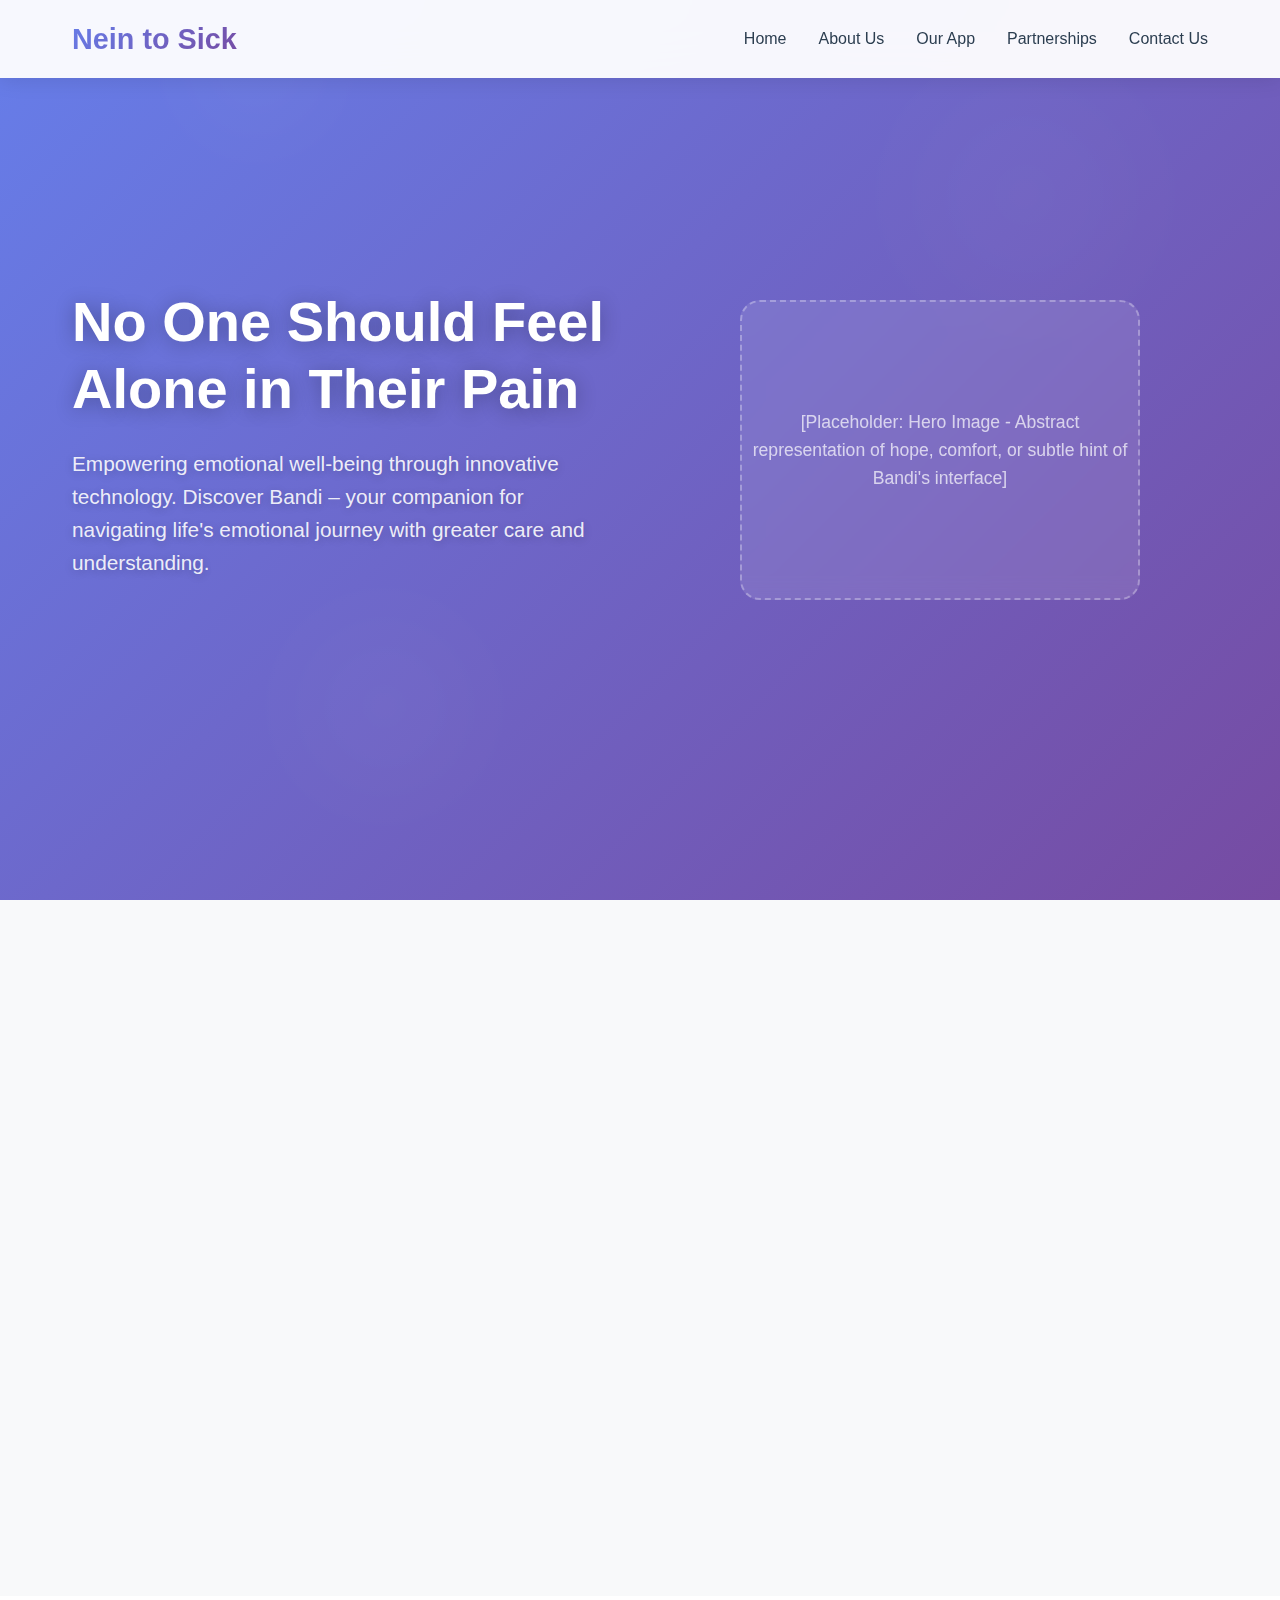
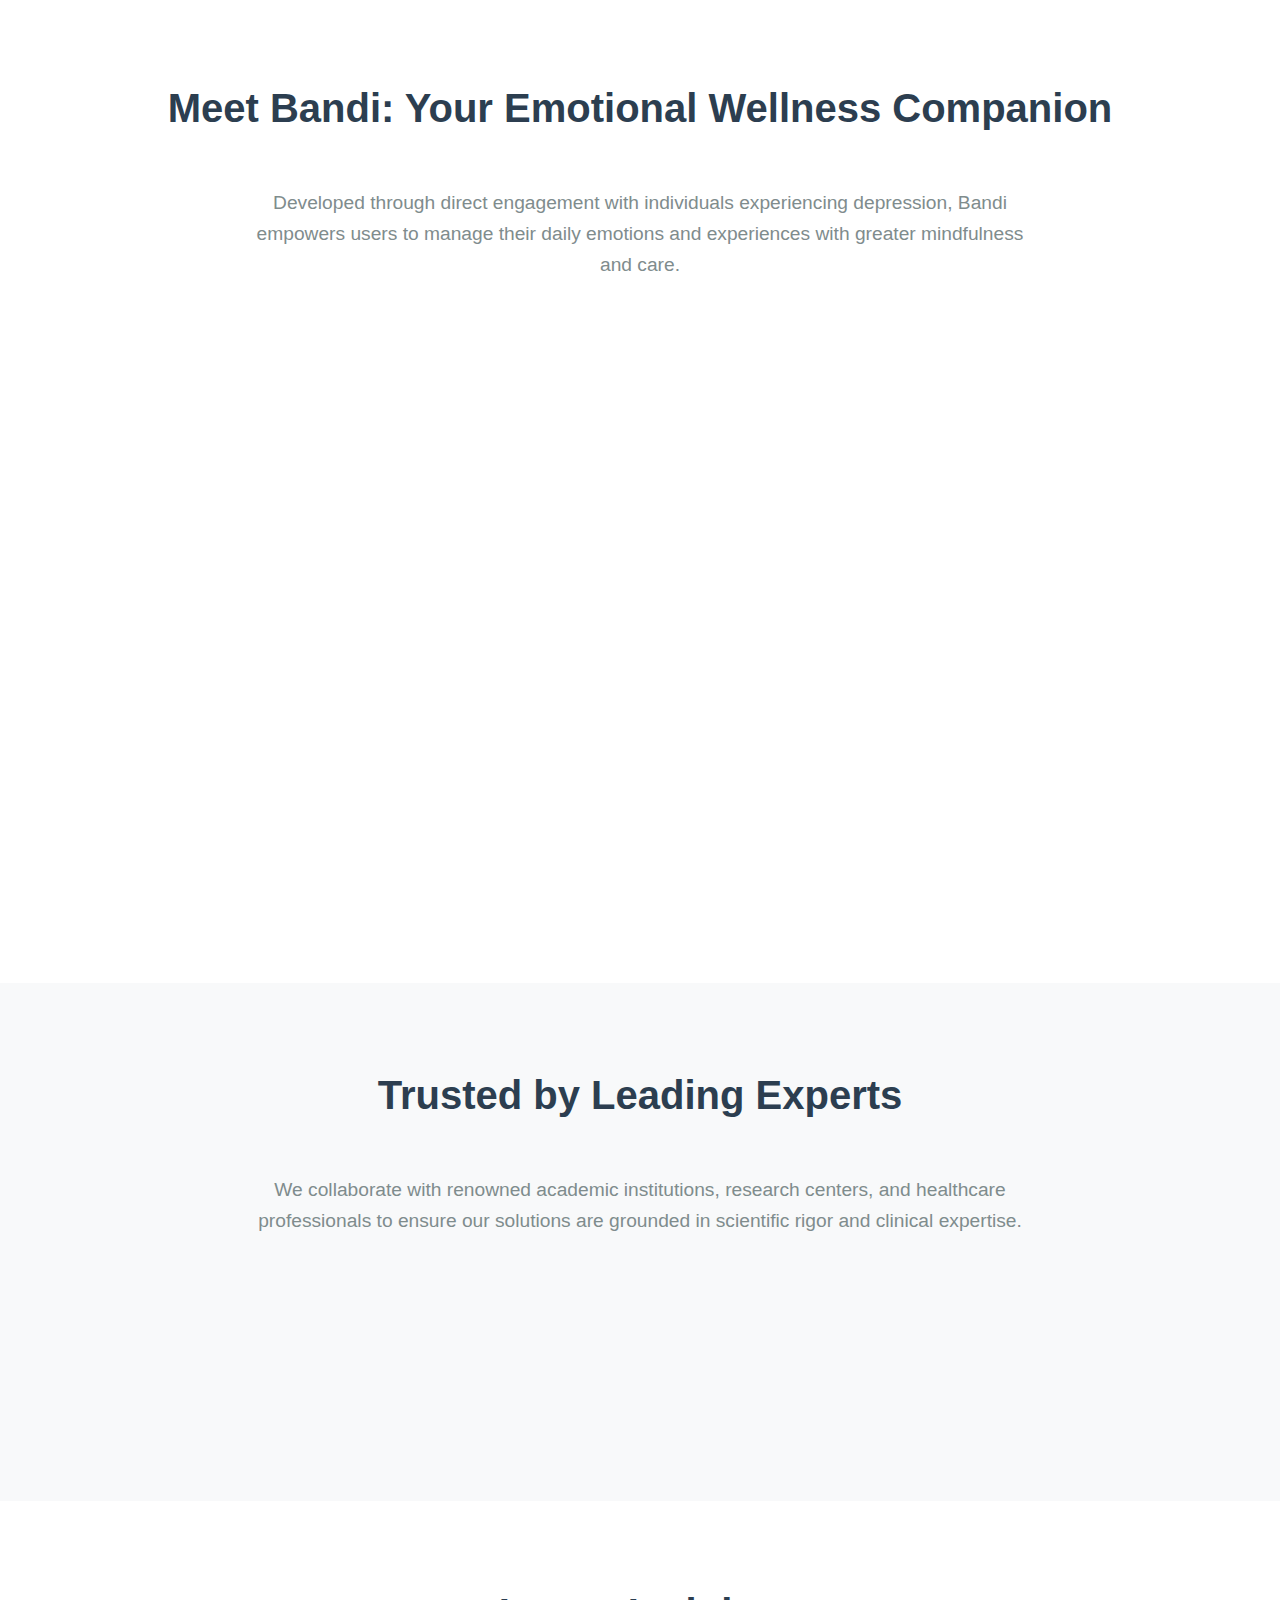
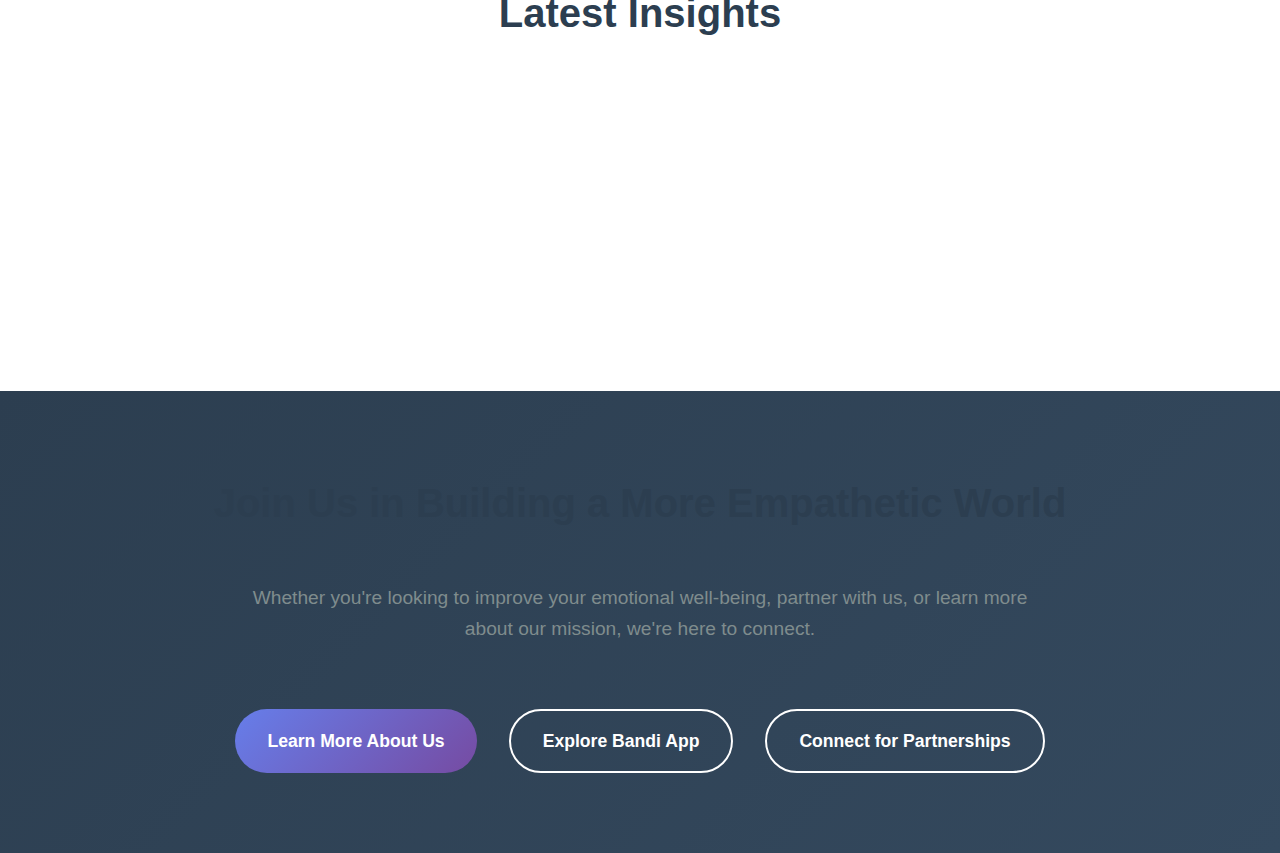
<file: claude.html>
<!DOCTYPE html>
<html lang="en">
<head>
    <meta charset="UTF-8">
    <meta name="viewport" content="width=device-width, initial-scale=1.0">
    <title>Nein to Sick - Emotional Well-being Through Innovation</title>
    <meta name="description" content="Nein to Sick develops Bandi, an emotional management app empowering users to navigate their emotional journeys with greater care. Building a world where no one feels alone in their pain.">
    <style>
        * {
            margin: 0;
            padding: 0;
            box-sizing: border-box;
        }

        body {
            font-family: 'Inter', -apple-system, BlinkMacSystemFont, 'Segoe UI', sans-serif;
            color: #2c3e50;
            line-height: 1.6;
            overflow-x: hidden;
        }

        /* Navigation */
        .navbar {
            position: fixed;
            top: 0;
            width: 100%;
            background: rgba(255, 255, 255, 0.95);
            backdrop-filter: blur(20px);
            z-index: 1000;
            padding: 1rem 0;
            box-shadow: 0 2px 20px rgba(0, 0, 0, 0.1);
            transition: all 0.3s ease;
        }

        .nav-container {
            max-width: 1200px;
            margin: 0 auto;
            display: flex;
            justify-content: space-between;
            align-items: center;
            padding: 0 2rem;
        }

        .logo {
            font-size: 1.8rem;
            font-weight: 700;
            background: linear-gradient(135deg, #667eea 0%, #764ba2 100%);
            -webkit-background-clip: text;
            -webkit-text-fill-color: transparent;
            background-clip: text;
        }

        .nav-menu {
            display: flex;
            list-style: none;
            gap: 2rem;
        }

        .nav-link {
            text-decoration: none;
            color: #2c3e50;
            font-weight: 500;
            transition: all 0.3s ease;
            position: relative;
        }

        .nav-link:hover {
            color: #667eea;
        }

        .nav-link::after {
            content: '';
            position: absolute;
            width: 0;
            height: 2px;
            bottom: -5px;
            left: 0;
            background: linear-gradient(135deg, #667eea 0%, #764ba2 100%);
            transition: width 0.3s ease;
        }

        .nav-link:hover::after {
            width: 100%;
        }

        /* Hero Section */
        .hero {
            min-height: 100vh;
            background: linear-gradient(135deg, #667eea 0%, #764ba2 100%);
            display: flex;
            align-items: center;
            position: relative;
            overflow: hidden;
        }

        .hero::before {
            content: '';
            position: absolute;
            top: 0;
            left: 0;
            right: 0;
            bottom: 0;
            background: url('data:image/svg+xml,<svg xmlns="http://www.w3.org/2000/svg" viewBox="0 0 1000 1000"><defs><radialGradient id="grad1" cx="50%" cy="50%" r="50%"><stop offset="0%" style="stop-color:rgba(255,255,255,0.1);stop-opacity:1" /><stop offset="100%" style="stop-color:rgba(255,255,255,0);stop-opacity:0" /></radialGradient></defs><circle cx="200" cy="200" r="100" fill="url(%23grad1)"/><circle cx="800" cy="300" r="150" fill="url(%23grad1)"/><circle cx="300" cy="700" r="120" fill="url(%23grad1)"/></svg>') no-repeat center center;
            background-size: cover;
            opacity: 0.3;
        }

        .hero-container {
            max-width: 1200px;
            margin: 0 auto;
            padding: 0 2rem;
            display: grid;
            grid-template-columns: 1fr 1fr;
            gap: 4rem;
            align-items: center;
            position: relative;
            z-index: 1;
        }

        .hero-content h1 {
            font-size: 3.5rem;
            color: white;
            margin-bottom: 1.5rem;
            font-weight: 700;
            line-height: 1.2;
            text-shadow: 0 2px 20px rgba(0, 0, 0, 0.3);
        }

        .hero-content p {
            font-size: 1.3rem;
            color: rgba(255, 255, 255, 0.9);
            margin-bottom: 2rem;
            text-shadow: 0 2px 10px rgba(0, 0, 0, 0.2);
        }

        .hero-visual {
            display: flex;
            justify-content: center;
            align-items: center;
            position: relative;
        }

        .hero-placeholder {
            width: 400px;
            height: 300px;
            background: rgba(255, 255, 255, 0.1);
            border: 2px dashed rgba(255, 255, 255, 0.3);
            border-radius: 20px;
            display: flex;
            align-items: center;
            justify-content: center;
            color: rgba(255, 255, 255, 0.7);
            font-size: 1.1rem;
            text-align: center;
            backdrop-filter: blur(10px);
        }

        /* Section Styles */
        .section {
            padding: 5rem 0;
        }

        .container {
            max-width: 1200px;
            margin: 0 auto;
            padding: 0 2rem;
        }

        .section-title {
            font-size: 2.5rem;
            text-align: center;
            margin-bottom: 3rem;
            color: #2c3e50;
            font-weight: 700;
        }

        .section-subtitle {
            font-size: 1.2rem;
            text-align: center;
            color: #7f8c8d;
            max-width: 800px;
            margin: 0 auto 4rem;
        }

        /* Team Introduction */
        .team-intro {
            background: #f8f9fa;
        }

        .team-content {
            display: grid;
            grid-template-columns: 1fr 1fr;
            gap: 4rem;
            align-items: center;
        }

        .team-text h3 {
            font-size: 2rem;
            color: #2c3e50;
            margin-bottom: 1.5rem;
            font-weight: 600;
        }

        .team-text p {
            font-size: 1.1rem;
            color: #5a6c7d;
            margin-bottom: 1.5rem;
        }

        .team-visual {
            background: linear-gradient(135deg, #667eea 0%, #764ba2 100%);
            height: 300px;
            border-radius: 20px;
            display: flex;
            align-items: center;
            justify-content: center;
            color: white;
            font-size: 1.1rem;
            text-align: center;
        }

        /* Bandi App Section */
        .bandi-section {
            background: white;
        }

        .bandi-content {
            display: grid;
            grid-template-columns: 1fr 1fr;
            gap: 4rem;
            align-items: center;
        }

        .bandi-features {
            display: grid;
            gap: 2rem;
        }

        .feature-card {
            background: #f8f9fa;
            padding: 2rem;
            border-radius: 15px;
            border-left: 4px solid #667eea;
            transition: all 0.3s ease;
        }

        .feature-card:hover {
            transform: translateY(-5px);
            box-shadow: 0 10px 40px rgba(0, 0, 0, 0.1);
        }

        .feature-card h4 {
            font-size: 1.3rem;
            color: #2c3e50;
            margin-bottom: 0.5rem;
            font-weight: 600;
        }

        .feature-card p {
            color: #5a6c7d;
            font-size: 1rem;
        }

        .app-visual {
            display: flex;
            justify-content: center;
            align-items: center;
        }

        .app-placeholder {
            width: 350px;
            height: 400px;
            background: linear-gradient(135deg, #667eea 0%, #764ba2 100%);
            border-radius: 30px;
            display: flex;
            align-items: center;
            justify-content: center;
            color: white;
            font-size: 1.1rem;
            text-align: center;
            position: relative;
            box-shadow: 0 20px 60px rgba(102, 126, 234, 0.3);
        }

        .app-placeholder::before {
            content: '';
            position: absolute;
            top: 10px;
            left: 50%;
            transform: translateX(-50%);
            width: 60px;
            height: 6px;
            background: rgba(255, 255, 255, 0.3);
            border-radius: 3px;
        }

        /* Partners Section */
        .partners-section {
            background: #f8f9fa;
        }

        .partners-grid {
            display: grid;
            grid-template-columns: repeat(auto-fit, minmax(200px, 1fr));
            gap: 2rem;
            margin-top: 3rem;
        }

        .partner-placeholder {
            background: white;
            height: 120px;
            border-radius: 15px;
            display: flex;
            align-items: center;
            justify-content: center;
            color: #7f8c8d;
            font-size: 0.9rem;
            text-align: center;
            border: 2px dashed #e9ecef;
            transition: all 0.3s ease;
        }

        .partner-placeholder:hover {
            border-color: #667eea;
            color: #667eea;
        }

        /* CTA Section */
        .cta-section {
            background: linear-gradient(135deg, #2c3e50 0%, #34495e 100%);
            color: white;
            text-align: center;
        }

        .cta-buttons {
            display: flex;
            gap: 2rem;
            justify-content: center;
            flex-wrap: wrap;
            margin-top: 3rem;
        }

        .btn {
            padding: 1rem 2rem;
            border: none;
            border-radius: 50px;
            font-size: 1.1rem;
            font-weight: 600;
            text-decoration: none;
            transition: all 0.3s ease;
            cursor: pointer;
            display: inline-flex;
            align-items: center;
            gap: 0.5rem;
        }

        .btn-primary {
            background: linear-gradient(135deg, #667eea 0%, #764ba2 100%);
            color: white;
        }

        .btn-primary:hover {
            transform: translateY(-3px);
            box-shadow: 0 10px 30px rgba(102, 126, 234, 0.4);
        }

        .btn-secondary {
            background: transparent;
            color: white;
            border: 2px solid white;
        }

        .btn-secondary:hover {
            background: white;
            color: #2c3e50;
            transform: translateY(-3px);
        }

        .btn-outline {
            background: transparent;
            color: #667eea;
            border: 2px solid #667eea;
        }

        .btn-outline:hover {
            background: #667eea;
            color: white;
            transform: translateY(-3px);
        }

        /* News Section */
        .news-section {
            background: white;
        }

        .news-card {
            background: #f8f9fa;
            padding: 2rem;
            border-radius: 20px;
            text-align: center;
            border: 1px solid #e9ecef;
            transition: all 0.3s ease;
        }

        .news-card:hover {
            transform: translateY(-5px);
            box-shadow: 0 15px 50px rgba(0, 0, 0, 0.1);
        }

        .news-card h4 {
            font-size: 1.5rem;
            color: #2c3e50;
            margin-bottom: 1rem;
            font-weight: 600;
        }

        .news-card p {
            color: #5a6c7d;
            margin-bottom: 1.5rem;
        }

        .news-date {
            color: #7f8c8d;
            font-size: 0.9rem;
            font-style: italic;
        }

        /* Responsive Design */
        @media (max-width: 768px) {
            .nav-menu {
                display: none;
            }

            .hero-container {
                grid-template-columns: 1fr;
                text-align: center;
            }

            .hero-content h1 {
                font-size: 2.5rem;
            }

            .team-content,
            .bandi-content {
                grid-template-columns: 1fr;
            }

            .hero-placeholder,
            .app-placeholder {
                width: 100%;
                max-width: 350px;
            }

            .cta-buttons {
                flex-direction: column;
                align-items: center;
            }

            .btn {
                width: 100%;
                max-width: 300px;
                justify-content: center;
            }
        }

        /* Animations */
        @keyframes fadeInUp {
            from {
                opacity: 0;
                transform: translateY(30px);
            }
            to {
                opacity: 1;
                transform: translateY(0);
            }
        }

        .fade-in {
            animation: fadeInUp 0.6s ease forwards;
        }

        /* Floating elements animation */
        @keyframes float {
            0%, 100% { transform: translateY(0px); }
            50% { transform: translateY(-20px); }
        }

        .floating {
            animation: float 6s ease-in-out infinite;
        }
    </style>
</head>
<body>
    <!-- Navigation -->
    <nav class="navbar">
        <div class="nav-container">
            <div class="logo">Nein to Sick</div>
            <ul class="nav-menu">
                <li><a href="#home" class="nav-link">Home</a></li>
                <li><a href="#about" class="nav-link">About Us</a></li>
                <li><a href="#app" class="nav-link">Our App</a></li>
                <li><a href="#partnerships" class="nav-link">Partnerships</a></li>
                <li><a href="#contact" class="nav-link">Contact Us</a></li>
            </ul>
        </div>
    </nav>

    <!-- Hero Section -->
    <section class="hero" id="home">
        <div class="hero-container">
            <div class="hero-content fade-in">
                <h1>No One Should Feel Alone in Their Pain</h1>
                <p>Empowering emotional well-being through innovative technology. Discover Bandi – your companion for navigating life's emotional journey with greater care and understanding.</p>
            </div>
            <div class="hero-visual fade-in">
                <div class="hero-placeholder floating">
                    [Placeholder: Hero Image - Abstract representation of hope, comfort, or subtle hint of Bandi's interface]
                </div>
            </div>
        </div>
    </section>

    <!-- Team Introduction -->
    <section class="section team-intro">
        <div class="container">
            <div class="team-content">
                <div class="team-text fade-in">
                    <h3>Driven by Empathy, Powered by Innovation</h3>
                    <p>At Nein to Sick (NTS), we believe in a world where emotional suffering doesn't have to be faced alone. Our name reflects our German-inspired commitment – "Nein" (no) to emotional pain and isolation.</p>
                    <p>We are a dedicated team of innovators, researchers, and empathy-driven professionals working tirelessly to create meaningful solutions for emotional well-being. Through direct engagement with individuals experiencing depression and extensive research, we've developed insights that drive our mission forward.</p>
                    <p>Our approach combines cutting-edge technology with genuine human understanding, creating tools that don't just manage symptoms, but foster genuine emotional growth and resilience.</p>
                </div>
                <div class="team-visual fade-in">
                    [Placeholder: Team photo or professional illustration representing collaboration and care]
                </div>
            </div>
        </div>
    </section>

    <!-- Bandi App Overview -->
    <section class="section bandi-section" id="app">
        <div class="container">
            <h2 class="section-title">Meet Bandi: Your Emotional Wellness Companion</h2>
            <p class="section-subtitle">Developed through direct engagement with individuals experiencing depression, Bandi empowers users to manage their daily emotions and experiences with greater mindfulness and care.</p>
            
            <div class="bandi-content">
                <div class="bandi-features fade-in">
                    <div class="feature-card">
                        <h4>🌱 Mindful Emotional Tracking</h4>
                        <p>Gain deeper self-awareness through intuitive emotion logging and pattern recognition, helping you understand your emotional rhythms.</p>
                    </div>
                    <div class="feature-card">
                        <h4>💝 Personalized Support System</h4>
                        <p>Receive tailored coping strategies and wellness suggestions based on your unique emotional patterns and needs.</p>
                    </div>
                    <div class="feature-card">
                        <h4>🤝 Community & Connection</h4>
                        <p>Access a supportive community while maintaining privacy, fostering connections that remind you that you're never alone.</p>
                    </div>
                </div>
                <div class="app-visual fade-in">
                    <div class="app-placeholder floating">
                        [Placeholder: Bandi App Interface Screenshots or Demo Video]
                    </div>
                </div>
            </div>
        </div>
    </section>

    <!-- Partners Section -->
    <section class="section partners-section">
        <div class="container">
            <h2 class="section-title">Trusted by Leading Experts</h2>
            <p class="section-subtitle">We collaborate with renowned academic institutions, research centers, and healthcare professionals to ensure our solutions are grounded in scientific rigor and clinical expertise.</p>
            
            <div class="partners-grid fade-in">
                <div class="partner-placeholder">
                    [Placeholder: Academic Institution Logo]
                </div>
                <div class="partner-placeholder">
                    [Placeholder: Research Center Logo]
                </div>
                <div class="partner-placeholder">
                    [Placeholder: Healthcare Partner Logo]
                </div>
                <div class="partner-placeholder">
                    [Placeholder: Technology Partner Logo]
                </div>
            </div>
        </div>
    </section>

    <!-- Latest News/Insights -->
    <section class="section news-section">
        <div class="container">
            <h2 class="section-title">Latest Insights</h2>
            <div class="news-card fade-in">
                <h4>🎯 Research Breakthrough: Understanding Emotional Patterns in Young Adults</h4>
                <p>Our latest research collaboration has revealed new insights into emotional wellness patterns among university students and young professionals, directly informing Bandi's development approach.</p>
                <div class="news-date">Published: [Placeholder: Recent Date]</div>
            </div>
        </div>
    </section>

    <!-- Call to Action -->
    <section class="section cta-section">
        <div class="container">
            <h2 class="section-title">Join Us in Building a More Empathetic World</h2>
            <p class="section-subtitle">Whether you're looking to improve your emotional well-being, partner with us, or learn more about our mission, we're here to connect.</p>
            
            <div class="cta-buttons">
                <a href="#about" class="btn btn-primary">Learn More About Us</a>
                <a href="#app" class="btn btn-secondary">Explore Bandi App</a>
                <a href="#partnerships" class="btn btn-secondary">Connect for Partnerships</a>
            </div>
        </div>
    </section>

    <script>
        // Smooth scrolling for navigation links
        document.querySelectorAll('a[href^="#"]').forEach(anchor => {
            anchor.addEventListener('click', function (e) {
                e.preventDefault();
                const target = document.querySelector(this.getAttribute('href'));
                if (target) {
                    target.scrollIntoView({
                        behavior: 'smooth',
                        block: 'start'
                    });
                }
            });
        });

        // Add fade-in animation on scroll
        const observerOptions = {
            threshold: 0.1,
            rootMargin: '0px 0px -50px 0px'
        };

        const observer = new IntersectionObserver((entries) => {
            entries.forEach(entry => {
                if (entry.isIntersecting) {
                    entry.target.style.opacity = '1';
                    entry.target.style.transform = 'translateY(0)';
                }
            });
        }, observerOptions);

        // Observe all fade-in elements
        document.querySelectorAll('.fade-in').forEach(el => {
            el.style.opacity = '0';
            el.style.transform = 'translateY(30px)';
            el.style.transition = 'opacity 0.6s ease, transform 0.6s ease';
            observer.observe(el);
        });

        // Navbar background change on scroll
        window.addEventListener('scroll', () => {
            const navbar = document.querySelector('.navbar');
            if (window.scrollY > 100) {
                navbar.style.background = 'rgba(255, 255, 255, 0.98)';
                navbar.style.boxShadow = '0 2px 30px rgba(0, 0, 0, 0.15)';
            } else {
                navbar.style.background = 'rgba(255, 255, 255, 0.95)';
                navbar.style.boxShadow = '0 2px 20px rgba(0, 0, 0, 0.1)';
            }
        });
    </script>
</body>
</html>
</file>
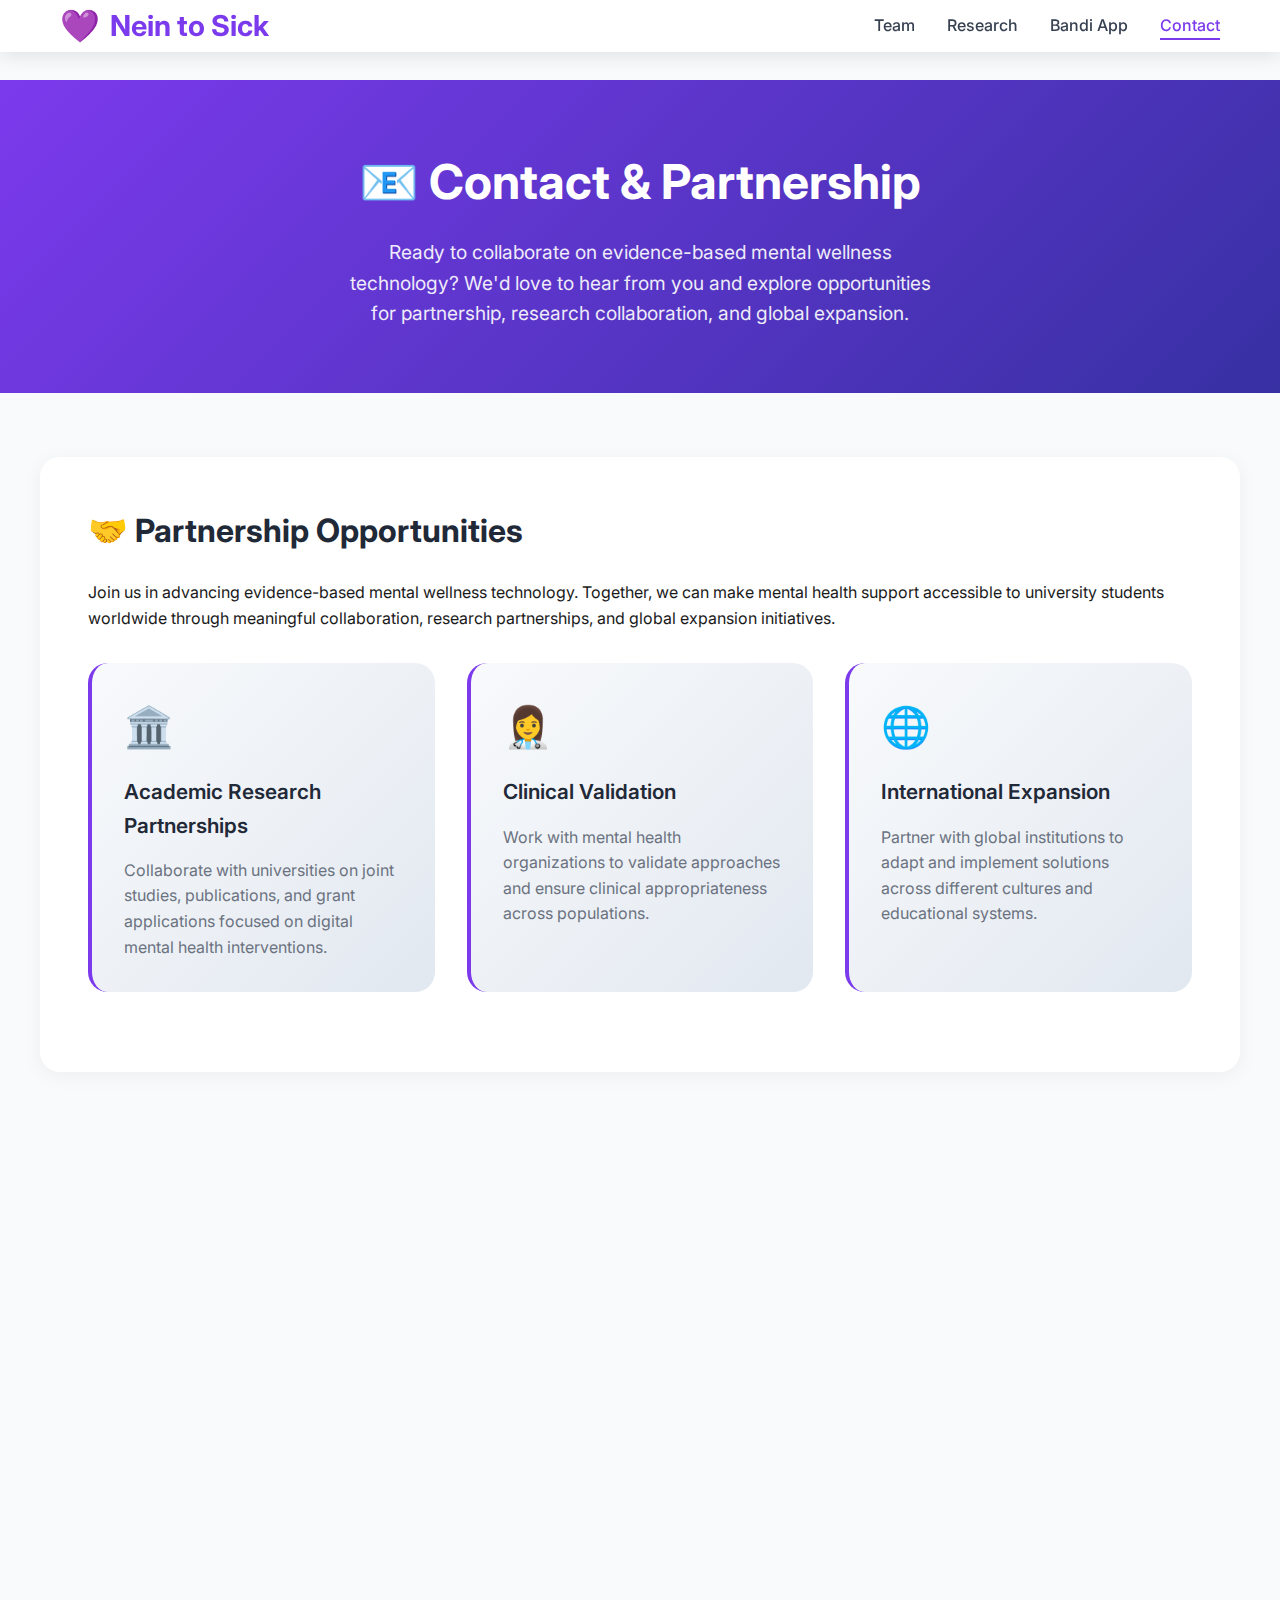
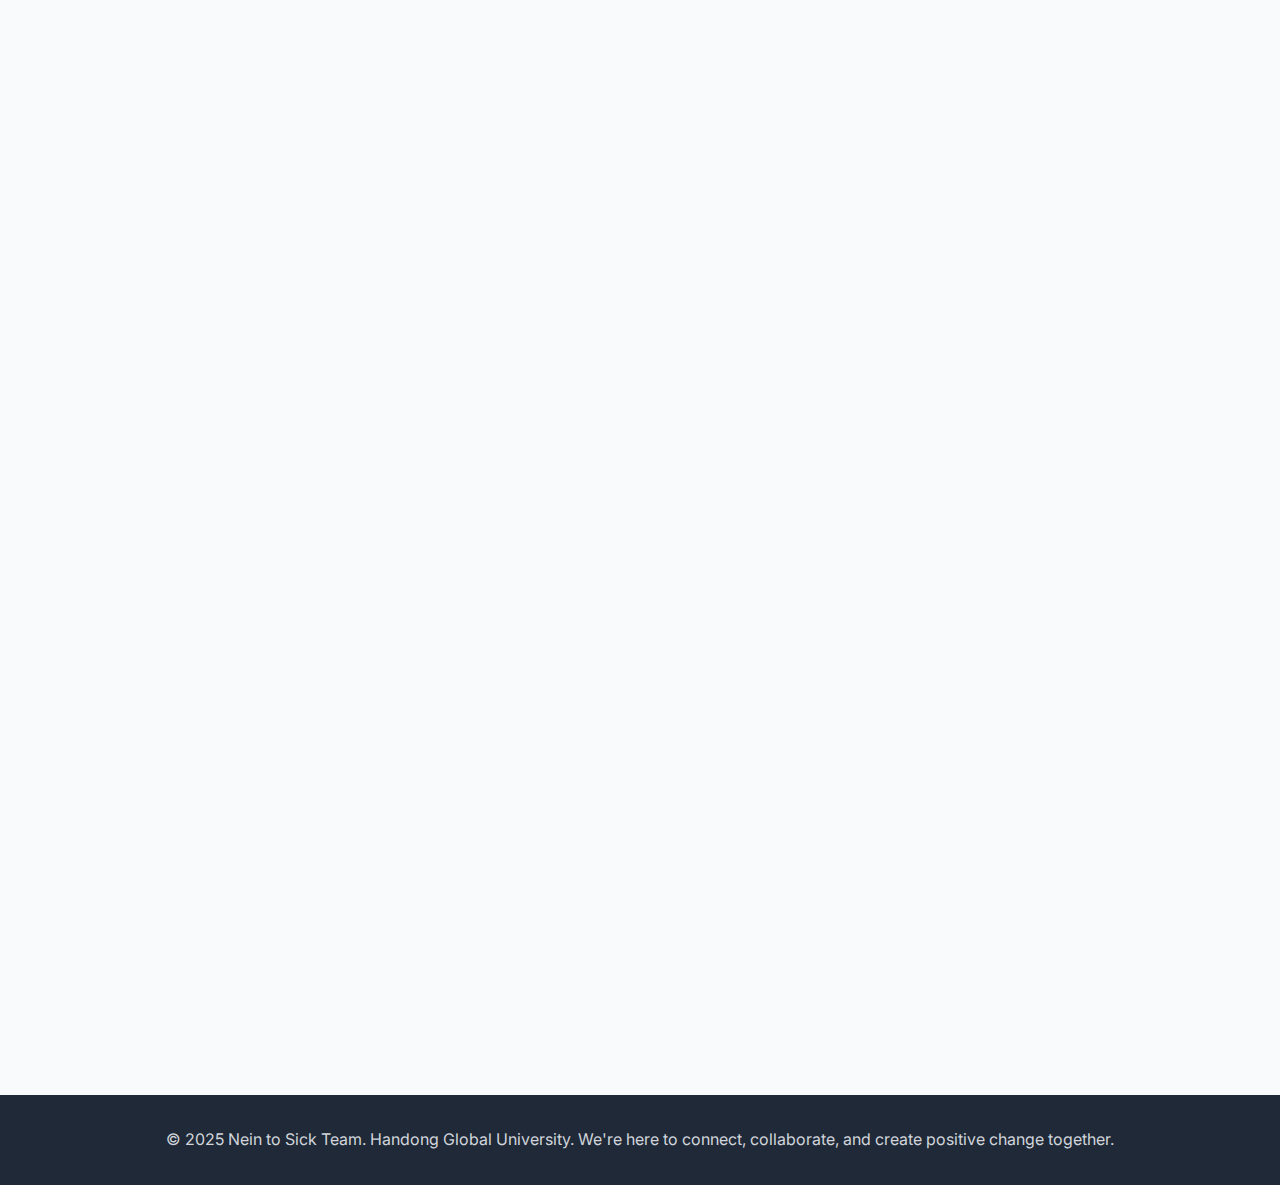
<file: contact.html>
<!DOCTYPE html>
<html lang="en">
<head>
    <meta charset="UTF-8">
    <meta name="viewport" content="width=device-width, initial-scale=1.0">
    <meta name="description" content="Contact Nein to Sick - Partnership opportunities and collaboration for evidence-based mental wellness technology research">
    <meta name="keywords" content="contact, partnerships, collaboration, mental health research, university partnerships, international cooperation">
    <meta name="author" content="Nein to Sick Team - Handong Global University">
    
    <title>Contact & Partnerships | Nein to Sick</title>
    
    <link rel="preconnect" href="https://fonts.googleapis.com">
    <link rel="preconnect" href="https://fonts.gstatic.com" crossorigin>
    <link href="https://fonts.googleapis.com/css2?family=Inter:wght@300;400;500;600;700&display=swap" rel="stylesheet">
    <link rel="stylesheet" href="css/contact.css">
</head>
<body>
    <header>
        <nav class="container">
            <a href="index.html" class="logo">Nein to Sick</a>
            <ul class="nav-links">
                <li><a href="team.html">Team</a></li>
                <li><a href="research-methodology.html">Research</a></li>
                <li><a href="bandi.html">Bandi App</a></li>
                <li><a href="contact.html" class="active">Contact</a></li>
            </ul>
        </nav>
    </header>

    <main>
        <section class="contact-hero">
            <div class="container">
                <h1>📧 Contact & Partnership</h1>
                <p>Ready to collaborate on evidence-based mental wellness technology? We'd love to hear from you and explore opportunities for partnership, research collaboration, and global expansion.</p>
            </div>
        </section>

        <div class="container main-content">
            <!-- Partnership Opportunities Section -->
            <section class="content-section fade-in-up">
                <h2 class="section-title">
                    🤝 Partnership Opportunities
                </h2>
                <div class="section-content">
                    <p>Join us in advancing evidence-based mental wellness technology. Together, we can make mental health support accessible to university students worldwide through meaningful collaboration, research partnerships, and global expansion initiatives.</p>
                </div>
                
                <div class="partnership-types" style="display: grid; grid-template-columns: repeat(auto-fit, minmax(300px, 1fr)); gap: 2rem; margin: 2rem 0;">
                    <div class="partnership-card" style="background: linear-gradient(135deg, #f8fafc 0%, #e2e8f0 100%); padding: 2rem; border-radius: 20px; border-left: 4px solid #7c3aed;">
                        <div class="partnership-icon" style="font-size: 2.5rem; margin-bottom: 1rem;">🏛️</div>
                        <h3 style="font-size: 1.3rem; font-weight: 600; margin-bottom: 1rem; color: #1f2937;">Academic Research Partnerships</h3>
                        <p style="color: #6b7280; line-height: 1.6;">Collaborate with universities on joint studies, publications, and grant applications focused on digital mental health interventions.</p>
                    </div>
                    <div class="partnership-card" style="background: linear-gradient(135deg, #f8fafc 0%, #e2e8f0 100%); padding: 2rem; border-radius: 20px; border-left: 4px solid #7c3aed;">
                        <div class="partnership-icon" style="font-size: 2.5rem; margin-bottom: 1rem;">👩‍⚕️</div>
                        <h3 style="font-size: 1.3rem; font-weight: 600; margin-bottom: 1rem; color: #1f2937;">Clinical Validation</h3>
                        <p style="color: #6b7280; line-height: 1.6;">Work with mental health organizations to validate approaches and ensure clinical appropriateness across populations.</p>
                    </div>
                    <div class="partnership-card" style="background: linear-gradient(135deg, #f8fafc 0%, #e2e8f0 100%); padding: 2rem; border-radius: 20px; border-left: 4px solid #7c3aed;">
                        <div class="partnership-icon" style="font-size: 2.5rem; margin-bottom: 1rem;">🌐</div>
                        <h3 style="font-size: 1.3rem; font-weight: 600; margin-bottom: 1rem; color: #1f2937;">International Expansion</h3>
                        <p style="color: #6b7280; line-height: 1.6;">Partner with global institutions to adapt and implement solutions across different cultures and educational systems.</p>
                    </div>
                </div>
            </section>

            <!-- Contact Options Section -->
            <section class="content-section fade-in-up">
                <h2 class="section-title">
                    💬 Get in Touch
                </h2>
                <div class="contact-options">
                    <div class="contact-option">
                        <div class="contact-icon">🎓</div>
                        <h3 class="contact-title">Research Partnerships</h3>
                        <p class="contact-description">
                            Interested in academic collaboration, joint research projects, or co-authoring publications on digital mental health?
                        </p>
                        <ul class="contact-details">
                            <li>📧 neintosick96@gmail.com</li>
                            <li>🎯 Academic collaborations</li>
                            <li>📊 Joint research projects</li>
                            <li>📝 Co-authoring opportunities</li>
                        </ul>
                        <a href="mailto:neintosick96@gmail.com" class="contact-cta">
                            📨 Contact Research Team
                        </a>
                    </div>

                    <div class="contact-option">
                        <div class="contact-icon">🌍</div>
                        <h3 class="contact-title">Partnership Opportunities</h3>
                        <p class="contact-description">
                            Looking to partner with us on international expansion, clinical validation, or technology development?
                        </p>
                        <ul class="contact-details">
                            <li>📧 neintosick96@gmail.com</li>
                            <li>🤝 Strategic partnerships</li>
                            <li>🌐 International expansion</li>
                            <li>💻 Technology collaboration</li>
                        </ul>
                        <a href="mailto:neintosick96@gmail.com" class="contact-cta">
                            🤝 Discuss Partnership
                        </a>
                    </div>

                    <div class="contact-option">
                        <div class="contact-icon">💬</div>
                        <h3 class="contact-title">General Inquiries</h3>
                        <p class="contact-description">
                            Have questions about our work, media inquiries, or just want to learn more about our mission?
                        </p>
                        <ul class="contact-details">
                            <li>📧 neintosick96@gmail.com</li>
                            <li>❓ General questions</li>
                            <li>📰 Media inquiries</li>
                            <li>💡 Feedback & suggestions</li>
                        </ul>
                        <a href="mailto:neintosick96@gmail.com" class="contact-cta">
                            💬 Send Message
                        </a>
                    </div>
                </div>
            </section>

            <!-- Global Vision Section -->
            <section class="content-section fade-in-up" style="background: linear-gradient(135deg, #059669, #047857); color: white; text-align: center;">
                <h2 class="section-title" style="color: white;">
                    🌍 Global Mental Wellness Vision
                </h2>
                <div class="section-content">
                    <p style="font-size: 1.2rem; margin-bottom: 2rem; opacity: 0.9;">
                        Our ultimate goal is to create a worldwide network of partners working together to make 
                        mental wellness support accessible to every university student. By combining evidence-based 
                        research with cultural sensitivity and technological innovation, we can build solutions 
                        that transcend borders and truly serve the global community.
                    </p>
                    <div style="font-size: 6rem; margin: 2rem 0; opacity: 0.8;">🗺️</div>
                    <p style="font-size: 1.1rem; font-weight: 600;">
                        Together, we can make mental wellness a universal right, not a privilege.
                    </p>
                </div>
            </section>
        </div>
    </main>

    <footer>
        <div class="container">
            <div class="footer-content">
                <p>&copy; 2025 Nein to Sick Team. Handong Global University. We're here to connect, collaborate, and create positive change together.</p>
            </div>
        </div>
    </footer>

    <script>
        // Scroll animation
        const observerOptions = {
            threshold: 0.1,
            rootMargin: '0px 0px -50px 0px'
        };

        const observer = new IntersectionObserver((entries) => {
            entries.forEach(entry => {
                if (entry.isIntersecting) {
                    entry.target.style.opacity = '1';
                    entry.target.style.transform = 'translateY(0)';
                }
            });
        }, observerOptions);

        document.querySelectorAll('.fade-in-up').forEach(element => {
            element.style.opacity = '0';
            element.style.transform = 'translateY(30px)';
            element.style.transition = 'opacity 0.6s ease, transform 0.6s ease';
            observer.observe(element);
        });

        // Partnership cards hover effects
        document.querySelectorAll('.partnership-card').forEach(card => {
            card.addEventListener('mouseenter', () => {
                card.style.background = 'linear-gradient(135deg, #e0e7ff 0%, #c7d2fe 100%)';
                card.style.transform = 'translateY(-5px)';
            });
            
            card.addEventListener('mouseleave', () => {
                card.style.background = 'linear-gradient(135deg, #f8fafc 0%, #e2e8f0 100%)';
                card.style.transform = 'translateY(0)';
            });
        });

        // Contact option hover effects
        document.querySelectorAll('.contact-option').forEach(option => {
            option.addEventListener('mouseenter', () => {
                option.style.background = 'linear-gradient(135deg, #e0e7ff 0%, #c7d2fe 100%)';
            });
            
            option.addEventListener('mouseleave', () => {
                option.style.background = 'linear-gradient(135deg, #f8fafc 0%, #e2e8f0 100%)';
            });
        });
    </script>
</body>
</html>
</file>
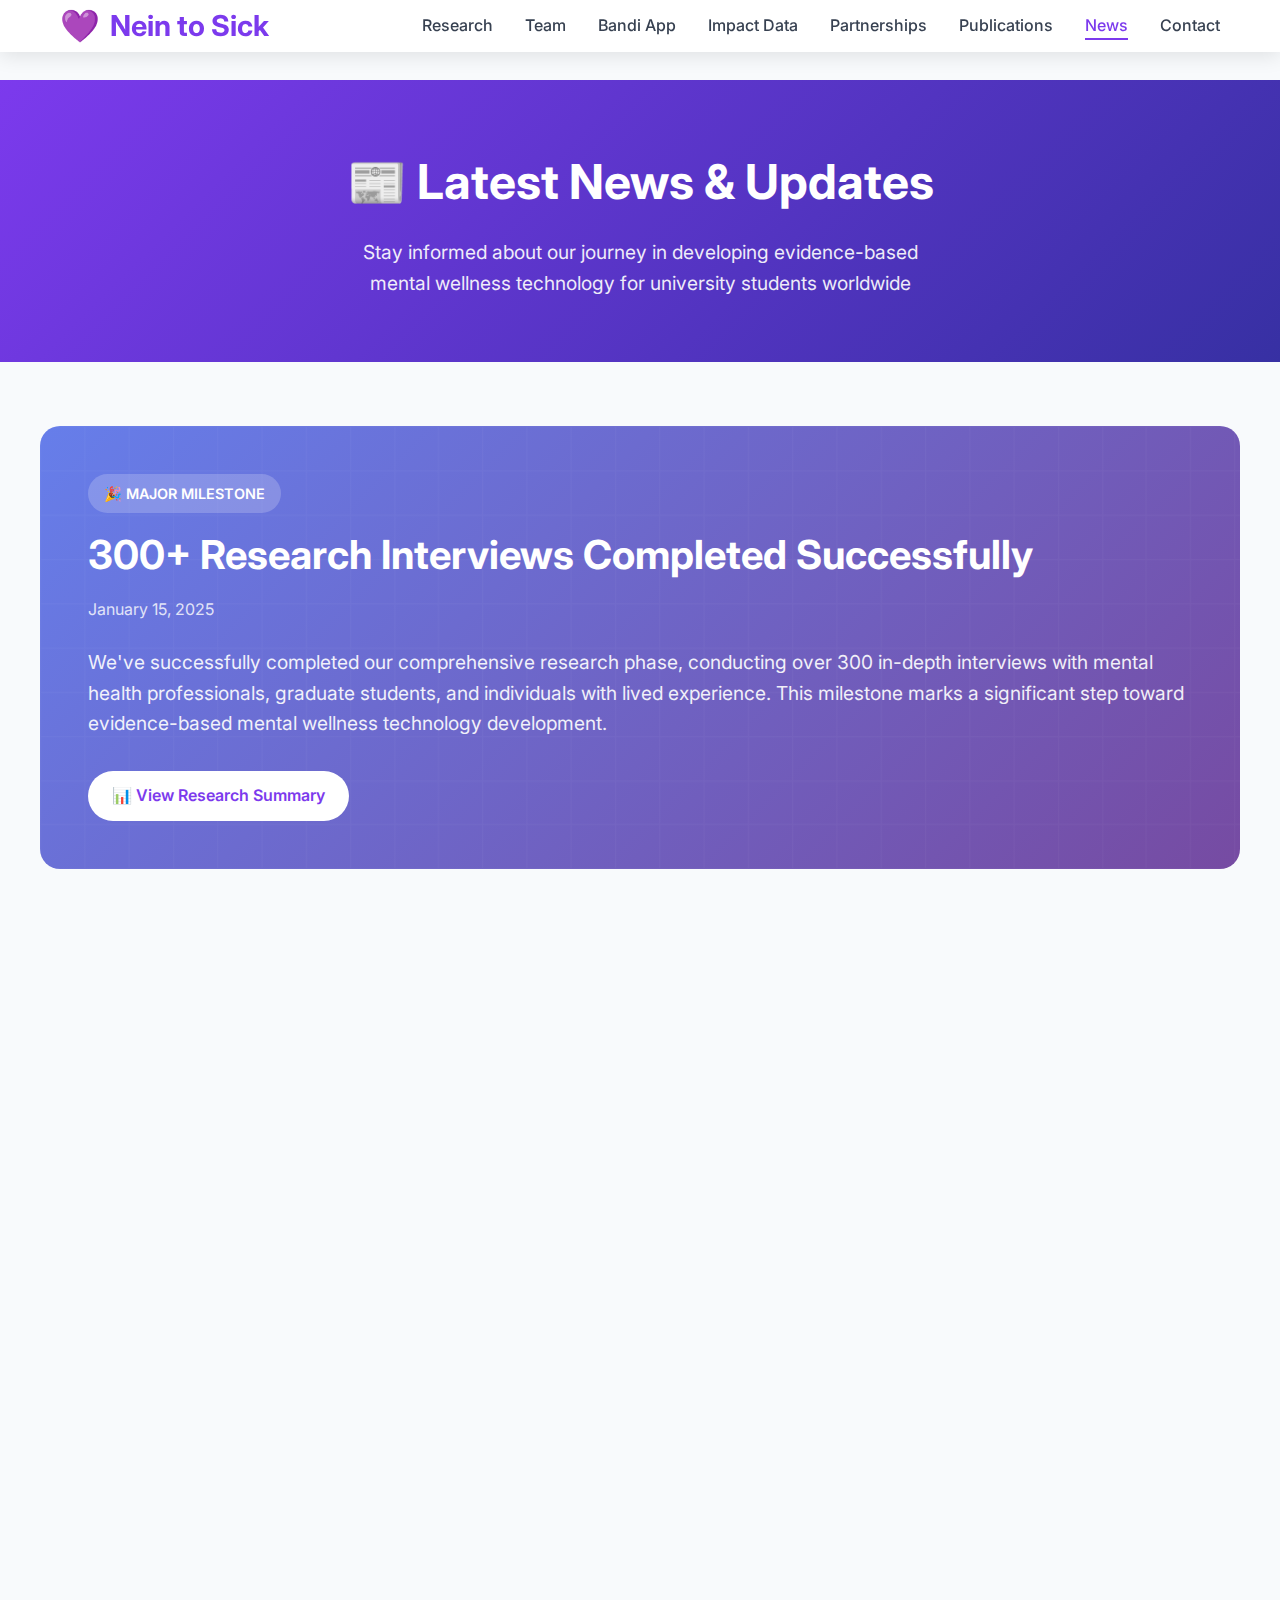
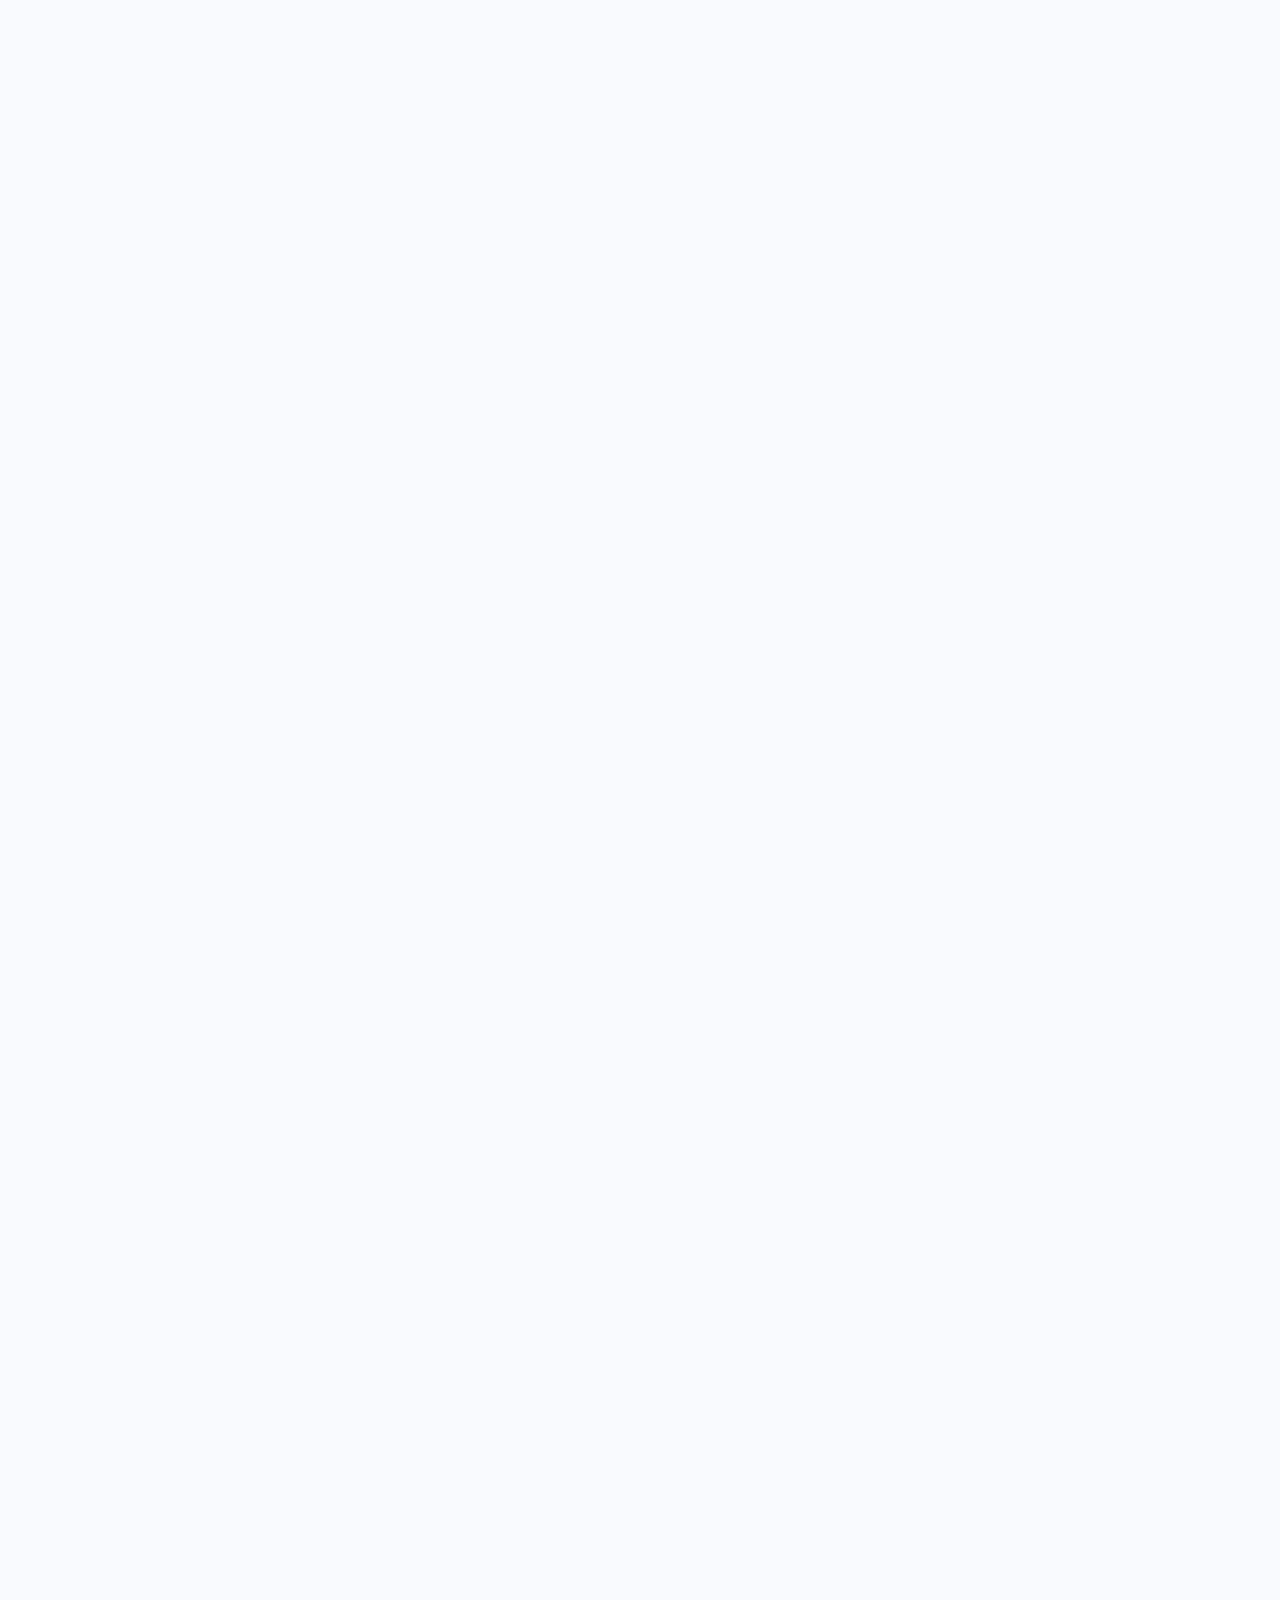
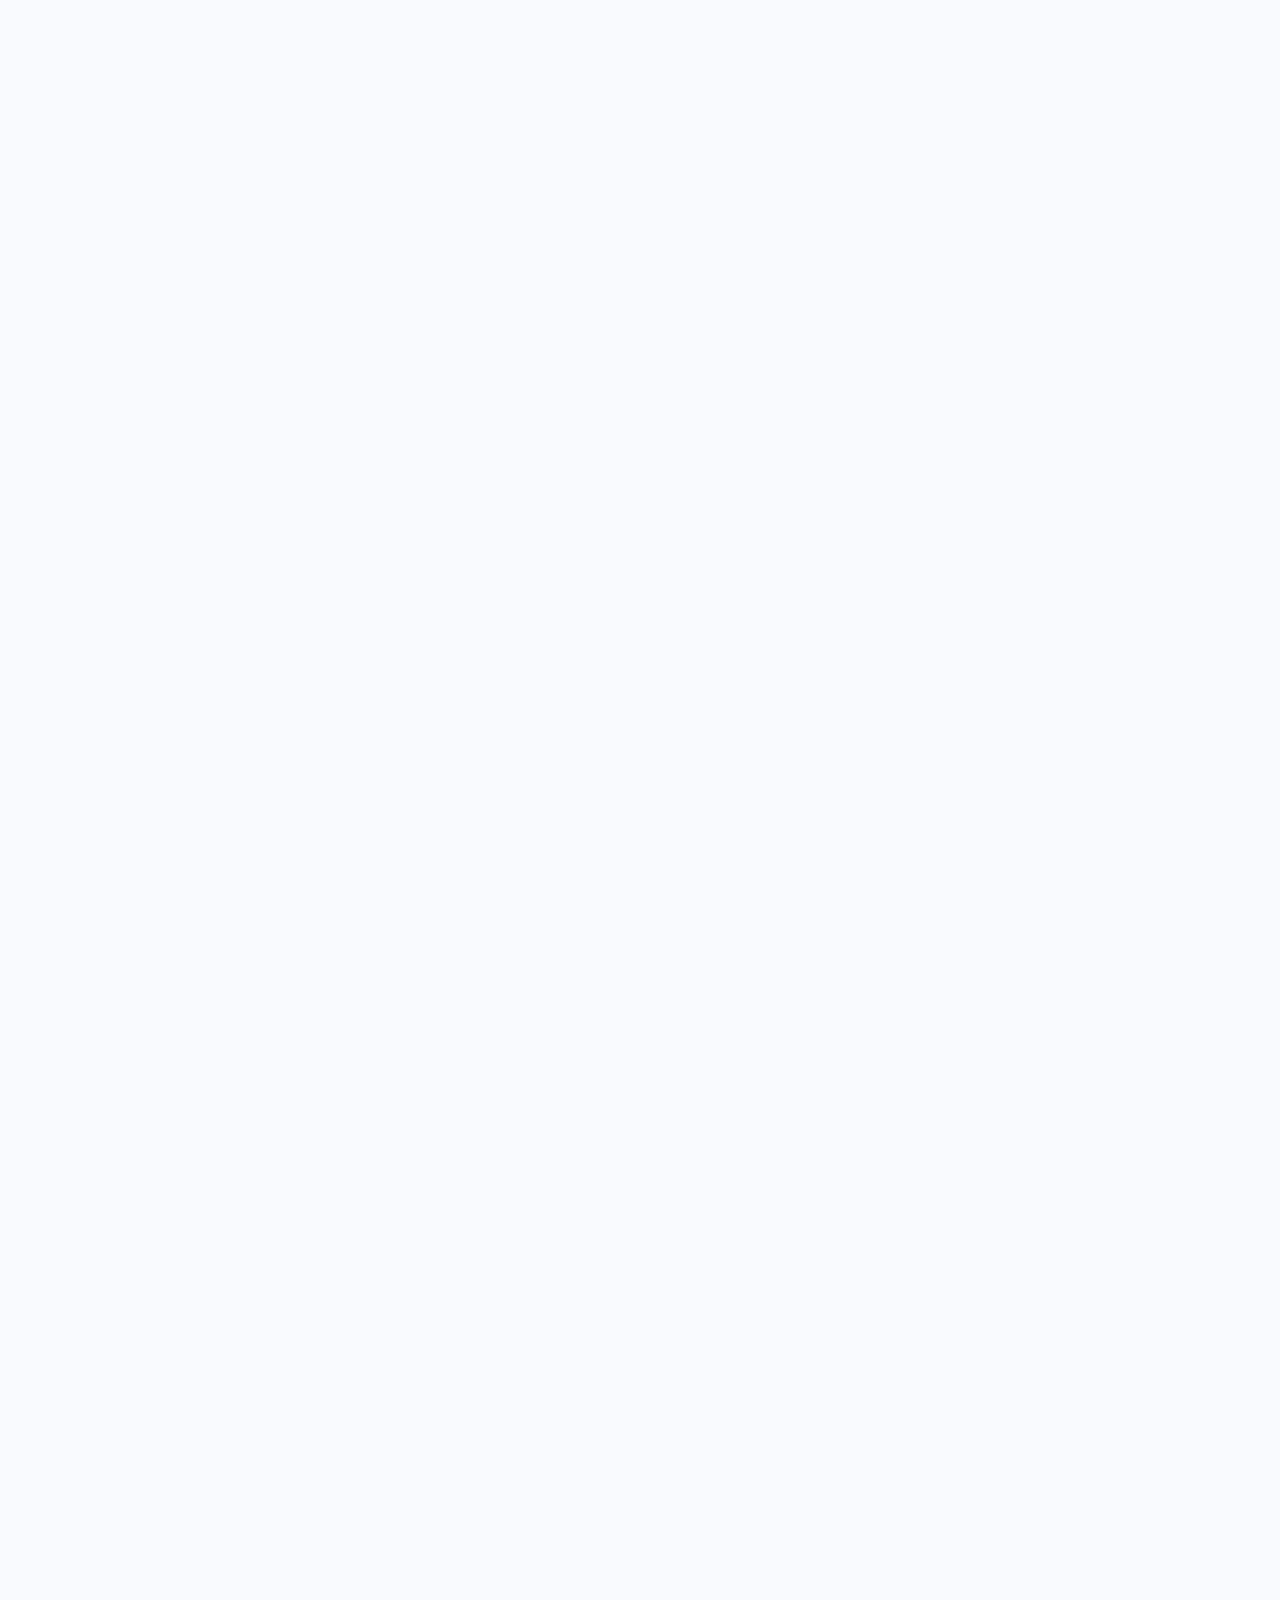
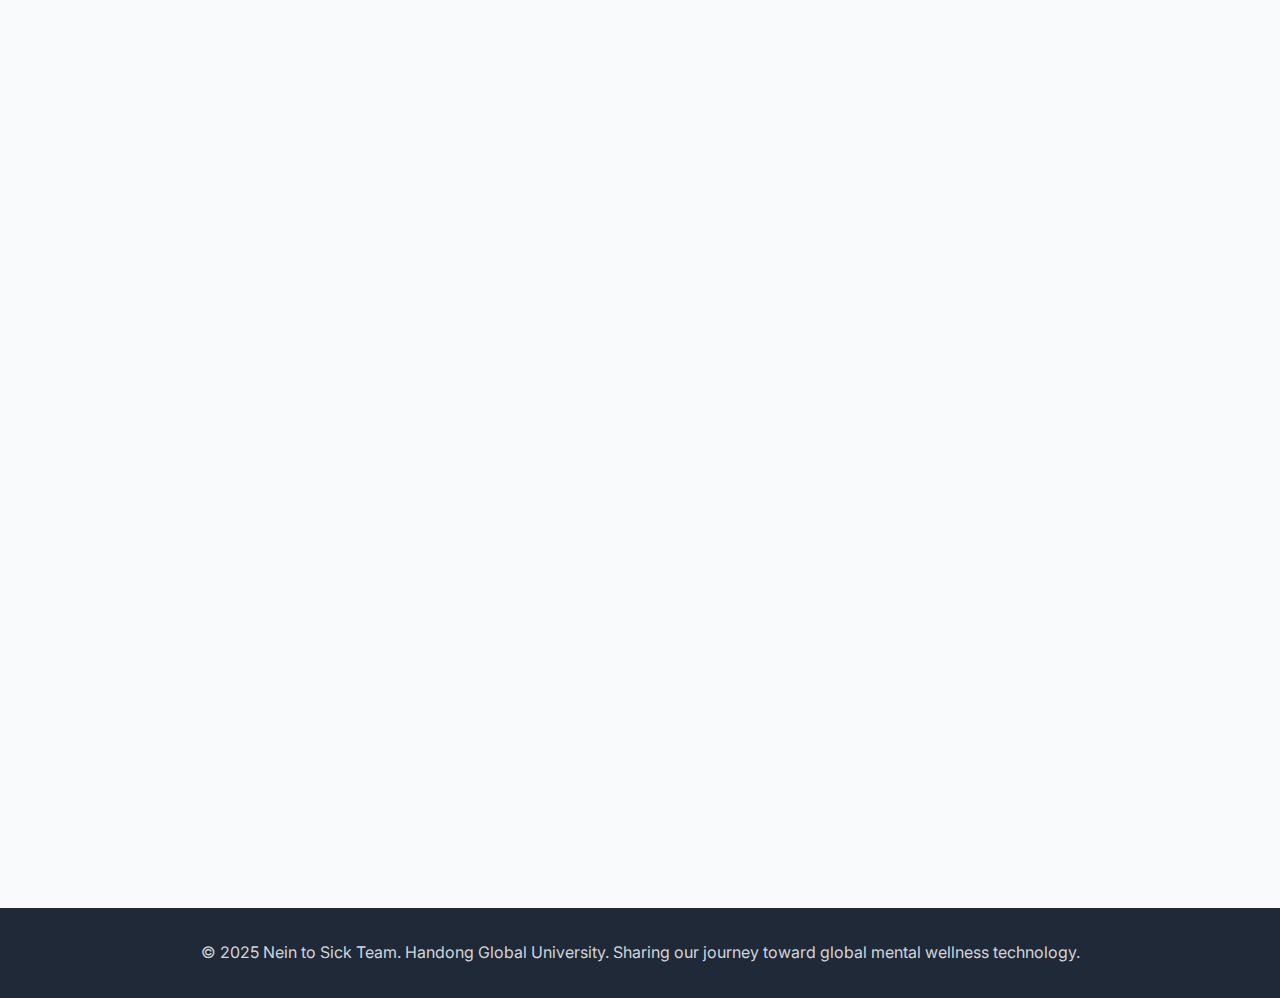
<file: news.html>
<!DOCTYPE html>
<html lang="en">
<head>
    <meta charset="UTF-8">
    <meta name="viewport" content="width=device-width, initial-scale=1.0">
    <meta name="description" content="Latest News & Updates - Follow Nein to Sick's journey in developing evidence-based mental wellness technology">
    <meta name="keywords" content="news, updates, announcements, progress, mental health technology, Bandi app development">
    <meta name="author" content="Nein to Sick Team - Handong Global University">
    
    <title>Latest News & Updates | Nein to Sick</title>
    
    <link rel="preconnect" href="https://fonts.googleapis.com">
    <link rel="preconnect" href="https://fonts.gstatic.com" crossorigin>
    <link href="https://fonts.googleapis.com/css2?family=Inter:wght@300;400;500;600;700&display=swap" rel="stylesheet">
    
    <style>
        * {
            margin: 0;
            padding: 0;
            box-sizing: border-box;
        }

        body {
            font-family: 'Inter', -apple-system, BlinkMacSystemFont, sans-serif;
            line-height: 1.6;
            color: #1a1a1a;
            background: #f8fafc;
        }

        .container {
            max-width: 1200px;
            margin: 0 auto;
            padding: 0 20px;
        }

        /* Header */
        header {
            background: rgba(255, 255, 255, 0.95);
            backdrop-filter: blur(10px);
            border-bottom: 1px solid rgba(255, 255, 255, 0.2);
            position: fixed;
            width: 100%;
            top: 0;
            z-index: 1000;
            box-shadow: 0 4px 20px rgba(0, 0, 0, 0.1);
        }

        nav {
            display: flex;
            justify-content: space-between;
            align-items: center;
            padding: 1rem 0;
        }

        .logo {
            font-size: 1.8rem;
            font-weight: 700;
            color: #7c3aed;
            text-decoration: none;
            display: flex;
            align-items: center;
            gap: 10px;
        }

        .logo::before {
            content: "💜";
            font-size: 2rem;
        }

        .nav-links {
            display: flex;
            list-style: none;
            gap: 2rem;
        }

        .nav-links a {
            text-decoration: none;
            color: #374151;
            font-weight: 500;
            transition: color 0.3s ease;
            position: relative;
        }

        .nav-links a:hover, .nav-links a.active {
            color: #7c3aed;
        }

        .nav-links a::after {
            content: '';
            position: absolute;
            width: 0;
            height: 2px;
            bottom: -5px;
            left: 0;
            background-color: #7c3aed;
            transition: width 0.3s ease;
        }

        .nav-links a:hover::after, .nav-links a.active::after {
            width: 100%;
        }

        /* Hero Section */
        .news-hero {
            margin-top: 80px;
            padding: 4rem 0;
            background: linear-gradient(135deg, #7c3aed 0%, #3730a3 100%);
            color: white;
            text-align: center;
        }

        .news-hero h1 {
            font-size: 3rem;
            font-weight: 700;
            margin-bottom: 1rem;
        }

        .news-hero p {
            font-size: 1.2rem;
            opacity: 0.9;
            max-width: 600px;
            margin: 0 auto;
        }

        /* Main Content */
        .main-content {
            padding: 4rem 0;
        }

        .content-section {
            background: white;
            border-radius: 20px;
            padding: 3rem;
            margin-bottom: 2rem;
            box-shadow: 0 4px 20px rgba(0, 0, 0, 0.05);
        }

        .section-title {
            font-size: 2rem;
            font-weight: 700;
            color: #1f2937;
            margin-bottom: 1.5rem;
            display: flex;
            align-items: center;
            gap: 15px;
        }

        /* Featured News */
        .featured-news {
            background: linear-gradient(135deg, #667eea 0%, #764ba2 100%);
            color: white;
            border-radius: 20px;
            padding: 3rem;
            margin-bottom: 3rem;
            position: relative;
            overflow: hidden;
        }

        .featured-news::before {
            content: '';
            position: absolute;
            top: 0;
            left: 0;
            right: 0;
            bottom: 0;
            background: url('data:image/svg+xml,<svg xmlns="http://www.w3.org/2000/svg" viewBox="0 0 100 100"><defs><pattern id="grid" width="10" height="10" patternUnits="userSpaceOnUse"><path d="M 10 0 L 0 0 0 10" fill="none" stroke="rgba(255,255,255,0.1)" stroke-width="0.5"/></pattern></defs><rect width="100" height="100" fill="url(%23grid)"/></svg>');
            opacity: 0.3;
        }

        .featured-content {
            position: relative;
            z-index: 1;
        }

        .featured-badge {
            background: rgba(255, 255, 255, 0.2);
            color: white;
            padding: 8px 16px;
            border-radius: 20px;
            font-size: 0.9rem;
            font-weight: 600;
            display: inline-block;
            margin-bottom: 1rem;
        }

        .featured-title {
            font-size: 2.5rem;
            font-weight: 700;
            margin-bottom: 1rem;
            line-height: 1.3;
        }

        .featured-date {
            font-size: 1rem;
            opacity: 0.8;
            margin-bottom: 1.5rem;
        }

        .featured-description {
            font-size: 1.2rem;
            opacity: 0.9;
            line-height: 1.6;
            margin-bottom: 2rem;
        }

        .featured-cta {
            background: white;
            color: #7c3aed;
            padding: 12px 24px;
            border-radius: 50px;
            text-decoration: none;
            font-weight: 600;
            display: inline-flex;
            align-items: center;
            gap: 8px;
            transition: all 0.3s ease;
        }

        .featured-cta:hover {
            transform: translateY(-2px);
            box-shadow: 0 8px 25px rgba(0, 0, 0, 0.2);
        }

        /* News Grid */
        .news-grid {
            display: grid;
            gap: 2rem;
            margin-top: 2rem;
        }

        .news-card {
            background: white;
            border-radius: 20px;
            padding: 2.5rem;
            box-shadow: 0 4px 20px rgba(0, 0, 0, 0.05);
            transition: transform 0.3s ease, box-shadow 0.3s ease;
            border-left: 4px solid #7c3aed;
            position: relative;
            overflow: hidden;
        }

        .news-card:hover {
            transform: translateY(-5px);
            box-shadow: 0 8px 30px rgba(0, 0, 0, 0.1);
        }

        .news-category {
            background: #e0e7ff;
            color: #7c3aed;
            padding: 6px 12px;
            border-radius: 20px;
            font-size: 0.8rem;
            font-weight: 600;
            display: inline-block;
            margin-bottom: 1rem;
            text-transform: uppercase;
        }

        .news-date {
            color: #6b7280;
            font-size: 0.9rem;
            margin-bottom: 1rem;
        }

        .news-title {
            font-size: 1.4rem;
            font-weight: 600;
            color: #1f2937;
            margin-bottom: 1rem;
            line-height: 1.4;
        }

        .news-excerpt {
            color: #6b7280;
            line-height: 1.6;
            margin-bottom: 1.5rem;
        }

        .news-tags {
            display: flex;
            flex-wrap: wrap;
            gap: 0.5rem;
            margin-bottom: 1.5rem;
        }

        .news-tag {
            background: #f3f4f6;
            color: #374151;
            padding: 4px 8px;
            border-radius: 12px;
            font-size: 0.8rem;
        }

        .news-actions {
            display: flex;
            gap: 1rem;
            align-items: center;
        }

        .read-more {
            color: #7c3aed;
            text-decoration: none;
            font-weight: 500;
            display: flex;
            align-items: center;
            gap: 6px;
            transition: all 0.3s ease;
        }

        .read-more:hover {
            gap: 10px;
        }

        .share-btn {
            background: #f3f4f6;
            color: #6b7280;
            padding: 8px 12px;
            border-radius: 20px;
            text-decoration: none;
            font-size: 0.9rem;
            transition: all 0.3s ease;
        }

        .share-btn:hover {
            background: #7c3aed;
            color: white;
        }

        /* Timeline Section */
        .timeline-section {
            background: #f8fafc;
            border-radius: 20px;
            padding: 3rem;
            margin: 3rem 0;
        }

        .timeline {
            position: relative;
            margin-top: 2rem;
        }

        .timeline::before {
            content: '';
            position: absolute;
            left: 30px;
            top: 0;
            bottom: 0;
            width: 2px;
            background: linear-gradient(to bottom, #7c3aed, #c4b5fd);
        }

        .timeline-item {
            position: relative;
            margin-bottom: 2rem;
            padding-left: 80px;
        }

        .timeline-marker {
            position: absolute;
            left: 20px;
            top: 0;
            width: 20px;
            height: 20px;
            border-radius: 50%;
            background: #7c3aed;
            border: 3px solid white;
            box-shadow: 0 0 0 3px #e0e7ff;
        }

        .timeline-date {
            background: #7c3aed;
            color: white;
            padding: 6px 12px;
            border-radius: 15px;
            font-size: 0.8rem;
            font-weight: 600;
            display: inline-block;
            margin-bottom: 0.5rem;
        }

        .timeline-title {
            font-size: 1.2rem;
            font-weight: 600;
            color: #1f2937;
            margin-bottom: 0.5rem;
        }

        .timeline-description {
            color: #6b7280;
            line-height: 1.6;
        }

        /* Newsletter Signup */
        .newsletter-section {
            background: linear-gradient(135deg, #059669, #047857);
            color: white;
            border-radius: 20px;
            padding: 3rem;
            text-align: center;
            margin: 3rem 0;
        }

        .newsletter-title {
            font-size: 2rem;
            font-weight: 700;
            margin-bottom: 1rem;
        }

        .newsletter-description {
            font-size: 1.1rem;
            opacity: 0.9;
            margin-bottom: 2rem;
            max-width: 500px;
            margin-left: auto;
            margin-right: auto;
        }

        .newsletter-form {
            display: flex;
            gap: 1rem;
            max-width: 400px;
            margin: 0 auto;
            flex-wrap: wrap;
        }

        .newsletter-input {
            flex: 1;
            padding: 12px 16px;
            border: 2px solid rgba(255, 255, 255, 0.3);
            border-radius: 50px;
            background: rgba(255, 255, 255, 0.1);
            color: white;
            placeholder-color: rgba(255, 255, 255, 0.7);
            font-size: 1rem;
            min-width: 250px;
        }

        .newsletter-input::placeholder {
            color: rgba(255, 255, 255, 0.7);
        }

        .newsletter-input:focus {
            outline: none;
            border-color: white;
            background: rgba(255, 255, 255, 0.2);
        }

        .newsletter-btn {
            background: white;
            color: #047857;
            padding: 12px 24px;
            border-radius: 50px;
            border: none;
            font-weight: 600;
            cursor: pointer;
            transition: all 0.3s ease;
        }

        .newsletter-btn:hover {
            transform: translateY(-2px);
            box-shadow: 0 8px 25px rgba(0, 0, 0, 0.2);
        }

        /* Social Media */
        .social-section {
            background: white;
            border-radius: 20px;
            padding: 3rem;
            text-align: center;
            margin: 3rem 0;
        }

        .social-links {
            display: flex;
            gap: 1rem;
            justify-content: center;
            flex-wrap: wrap;
            margin-top: 2rem;
        }

        .social-link {
            background: #f3f4f6;
            color: #374151;
            padding: 12px 20px;
            border-radius: 50px;
            text-decoration: none;
            font-weight: 500;
            transition: all 0.3s ease;
            display: flex;
            align-items: center;
            gap: 8px;
        }

        .social-link:hover {
            background: #7c3aed;
            color: white;
            transform: translateY(-2px);
        }

        /* Archive Section */
        .archive-section {
            background: linear-gradient(135deg, #fbbf24, #f59e0b);
            color: white;
            border-radius: 20px;
            padding: 3rem;
            text-align: center;
            margin: 3rem 0;
        }

        .archive-grid {
            display: grid;
            grid-template-columns: repeat(auto-fit, minmax(150px, 1fr));
            gap: 1.5rem;
            margin-top: 2rem;
        }

        .archive-item {
            background: rgba(255, 255, 255, 0.2);
            padding: 1.5rem;
            border-radius: 15px;
            backdrop-filter: blur(10px);
            cursor: pointer;
            transition: all 0.3s ease;
        }

        .archive-item:hover {
            background: rgba(255, 255, 255, 0.3);
            transform: scale(1.05);
        }

        .archive-month {
            font-size: 1.1rem;
            font-weight: 600;
            margin-bottom: 0.5rem;
        }

        .archive-count {
            font-size: 2rem;
            font-weight: 700;
            display: block;
            margin-bottom: 0.5rem;
        }

        .archive-label {
            font-size: 0.9rem;
            opacity: 0.9;
        }

        /* Footer */
        footer {
            background: #1f2937;
            color: white;
            padding: 2rem 0;
            text-align: center;
            margin-top: 4rem;
        }

        .footer-content {
            color: #d1d5db;
        }

        /* Responsive Design */
        @media (max-width: 768px) {
            .nav-links {
                display: none;
            }

            .news-hero h1 {
                font-size: 2.2rem;
            }

            .featured-title {
                font-size: 2rem;
            }

            .content-section {
                padding: 2rem;
            }

            .timeline-item {
                padding-left: 60px;
            }

            .newsletter-form {
                flex-direction: column;
                align-items: center;
            }

            .newsletter-input {
                min-width: 100%;
            }
        }

        /* Animation */
        @keyframes fadeInUp {
            from {
                opacity: 0;
                transform: translateY(30px);
            }
            to {
                opacity: 1;
                transform: translateY(0);
            }
        }

        .fade-in-up {
            animation: fadeInUp 0.8s ease-out;
        }

        @keyframes pulse {
            0%, 100% { transform: scale(1); }
            50% { transform: scale(1.05); }
        }

        .news-card.new {
            animation: pulse 2s ease-in-out infinite;
        }

        .news-card.new::after {
            content: 'NEW';
            position: absolute;
            top: 20px;
            right: 20px;
            background: #ef4444;
            color: white;
            padding: 4px 8px;
            border-radius: 10px;
            font-size: 0.7rem;
            font-weight: 700;
        }
    </style>
</head>
<body>
    <header>
        <nav class="container">
            <a href="index.html" class="logo">Nein to Sick</a>
            <ul class="nav-links">
                <li><a href="research-methodology.html">Research</a></li>
                <li><a href="team.html">Team</a></li>
                <li><a href="bandi.html">Bandi App</a></li>
                <li><a href="impact-data.html">Impact Data</a></li>
                <li><a href="partnerships.html">Partnerships</a></li>
                <li><a href="publications.html">Publications</a></li>
                <li><a href="news.html" class="active">News</a></li>
                <li><a href="contact.html">Contact</a></li>
            </ul>
        </nav>
    </header>

    <main>
        <section class="news-hero">
            <div class="container">
                <h1>📰 Latest News & Updates</h1>
                <p>Stay informed about our journey in developing evidence-based mental wellness technology for university students worldwide</p>
            </div>
        </section>

        <div class="container main-content">
            <section class="featured-news fade-in-up">
                <div class="featured-content">
                    <div class="featured-badge">🎉 MAJOR MILESTONE</div>
                    <h2 class="featured-title">300+ Research Interviews Completed Successfully</h2>
                    <div class="featured-date">January 15, 2025</div>
                    <p class="featured-description">
                        We've successfully completed our comprehensive research phase, conducting over 300 in-depth interviews with mental health professionals, graduate students, and individuals with lived experience. This milestone marks a significant step toward evidence-based mental wellness technology development.
                    </p>
                    <a href="#" class="featured-cta">
                        📊 View Research Summary
                    </a>
                </div>
            </section>

            <section class="content-section fade-in-up">
                <h2 class="section-title">
                    📅 Recent Updates
                </h2>
                <div class="news-grid">
                    <div class="news-card new">
                        <div class="news-category">Development</div>
                        <div class="news-date">January 10, 2025</div>
                        <h3 class="news-title">Bandi App Beta Version Reaches 85% Completion</h3>
                        <p class="news-excerpt">
                            Our core development team has made significant progress on the Bandi app, with all four key features now implemented and undergoing rigorous testing. The emotion logging interface, data-driven reports, personalized comfort messages, and expert content modules are all functioning as designed.
                        </p>
                        <div class="news-tags">
                            <span class="news-tag">App Development</span>
                            <span class="news-tag">Beta Testing</span>
                            <span class="news-tag">User Experience</span>
                        </div>
                        <div class="news-actions">
                            <a href="#" class="read-more">Read Full Update →</a>
                            <a href="#" class="share-btn">📤 Share</a>
                        </div>
                    </div>

                    <div class="news-card">
                        <div class="news-category">Partnership</div>
                        <div class="news-date">January 5, 2025</div>
                        <h3 class="news-title">International Research Collaboration Discussions Begin</h3>
                        <p class="news-excerpt">
                            We've initiated conversations with several international universities and research institutions interested in collaborating on cross-cultural mental health technology research. These partnerships will help validate our approach globally.
                        </p>
                        <div class="news-tags">
                            <span class="news-tag">International</span>
                            <span class="news-tag">Research</span>
                            <span class="news-tag">Collaboration</span>
                        </div>
                        <div class="news-actions">
                            <a href="#" class="read-more">Learn More →</a>
                            <a href="#" class="share-btn">📤 Share</a>
                        </div>
                    </div>

                    <div class="news-card">
                        <div class="news-category">Research</div>
                        <div class="news-date">December 28, 2024</div>
                        <h3 class="news-title">First Academic Paper Submitted for Peer Review</h3>
                        <p class="news-excerpt">
                            Our research team has submitted our first academic paper on evidence-based development methodologies to the International Conference on Digital Health & Human-Computer Interaction. The paper details our comprehensive interview study and findings.
                        </p>
                        <div class="news-tags">
                            <span class="news-tag">Academic Publishing</span>
                            <span class="news-tag">Peer Review</span>
                            <span class="news-tag">Research Methods</span>
                        </div>
                        <div class="news-actions">
                            <a href="#" class="read-more">View Abstract →</a>
                            <a href="#" class="share-btn">📤 Share</a>
                        </div>
                    </div>

                    <div class="news-card">
                        <div class="news-category">Team</div>
                        <div class="news-date">December 20, 2024</div>
                        <h3 class="news-title">Team Expands Clinical Advisory Network</h3>
                        <p class="news-excerpt">
                            We've strengthened our clinical advisory network with additional mental health professionals, ensuring our app development continues to meet the highest standards for psychological safety and therapeutic appropriateness.
                        </p>
                        <div class="news-tags">
                            <span class="news-tag">Team Growth</span>
                            <span class="news-tag">Clinical Advisory</span>
                            <span class="news-tag">Expert Validation</span>
                        </div>
                        <div class="news-actions">
                            <a href="#" class="read-more">Meet Our Advisors →</a>
                            <a href="#" class="share-btn">📤 Share</a>
                        </div>
                    </div>

                    <div class="news-card">
                        <div class="news-category">Recognition</div>
                        <div class="news-date">December 15, 2024</div>
                        <h3 class="news-title">Handong Global University Showcases Our Research</h3>
                        <p class="news-excerpt">
                            Our work has been featured in Handong Global University's annual research showcase, highlighting our evidence-based approach to mental wellness technology as an exemplary student-led research initiative.
                        </p>
                        <div class="news-tags">
                            <span class="news-tag">University Recognition</span>
                            <span class="news-tag">Research Showcase</span>
                            <span class="news-tag">Student Research</span>
                        </div>
                        <div class="news-actions">
                            <a href="#" class="read-more">See Showcase →</a>
                            <a href="#" class="share-btn">📤 Share</a>
                        </div>
                    </div>

                    <div class="news-card">
                        <div class="news-category">Milestone</div>
                        <div class="news-date">December 1, 2024</div>
                        <h3 class="news-title">Research Data Analysis Phase Completed</h3>
                        <p class="news-excerpt">
                            After months of careful analysis, we've completed the comprehensive review of our 300+ interview dataset. Key insights are now informing every aspect of our app design and feature development process.
                        </p>
                        <div class="news-tags">
                            <span class="news-tag">Data Analysis</span>
                            <span class="news-tag">Research Insights</span>
                            <span class="news-tag">Design Validation</span>
                        </div>
                        <div class="news-actions">
                            <a href="#" class="read-more">Key Findings →</a>
                            <a href="#" class="share-btn">📤 Share</a>
                        </div>
                    </div>
                </div>
            </section>

            <section class="timeline-section fade-in-up">
                <h2 class="section-title">
                    📈 Development Timeline
                </h2>
                <div class="timeline">
                    <div class="timeline-item">
                        <div class="timeline-marker"></div>
                        <div class="timeline-date">Q1 2025</div>
                        <h3 class="timeline-title">Beta Testing Launch</h3>
                        <p class="timeline-description">Begin pilot testing with Korean university students, gathering real-world usage data and feedback.</p>
                    </div>
                    <div class="timeline-item">
                        <div class="timeline-marker"></div>
                        <div class="timeline-date">Q2 2025</div>
                        <h3 class="timeline-title">International Conference Presentations</h3>
                        <p class="timeline-description">Present research findings at major academic conferences in Asia-Pacific and internationally.</p>
                    </div>
                    <div class="timeline-item">
                        <div class="timeline-marker"></div>
                        <div class="timeline-date">Q3 2025</div>
                        <h3 class="timeline-title">Partnership Agreements</h3>
                        <p class="timeline-description">Formalize research partnerships with international universities for cross-cultural validation studies.</p>
                    </div>
                    <div class="timeline-item">
                        <div class="timeline-marker"></div>
                        <div class="timeline-date">Q4 2025</div>
                        <h3 class="timeline-title">Global Expansion Planning</h3>
                        <p class="timeline-description">Develop comprehensive strategy for international deployment and cultural adaptation.</p>
                    </div>
                </div>
            </section>

            <section class="newsletter-section fade-in-up">
                <h2 class="newsletter-title">📬 Stay Updated</h2>
                <p class="newsletter-description">
                    Subscribe to our newsletter for the latest updates on research progress, 
                    app development milestones, and partnership opportunities.
                </p>
                <form class="newsletter-form">
                    <input 
                        type="email" 
                        class="newsletter-input" 
                        placeholder="Enter your email address"
                        required
                    >
                    <button type="submit" class="newsletter-btn">
                        📧 Subscribe
                    </button>
                </form>
            </section>

            <section class="social-section fade-in-up">
                <h2 class="section-title">
                    🌐 Follow Our Journey
                </h2>
                <p style="color: #6b7280; margin-bottom: 1rem;">Connect with us on social media for real-time updates and behind-the-scenes content</p>
                <div class="social-links">
                    <a href="#" class="social-link">
                        📘 Facebook Updates
                    </a>
                    <a href="#" class="social-link">
                        🐦 Twitter News
                    </a>
                    <a href="#" class="social-link">
                        💼 LinkedIn Research
                    </a>
                    <a href="#" class="social-link">
                        📷 Instagram Behind-the-Scenes
                    </a>
                    <a href="#" class="social-link">
                        📺 YouTube Presentations
                    </a>
                </div>
            </section>

            <section class="archive-section fade-in-up">
                <h2 class="section-title" style="color: white;">
                    📚 News Archive
                </h2>
                <div class="archive-grid">
                    <div class="archive-item" data-month="2025-01">
                        <div class="archive-month">January 2025</div>
                        <span class="archive-count">5</span>
                        <div class="archive-label">Updates</div>
                    </div>
                    <div class="archive-item" data-month="2024-12">
                        <div class="archive-month">December 2024</div>
                        <span class="archive-count">8</span>
                        <div class="archive-label">Updates</div>
                    </div>
                    <div class="archive-item" data-month="2024-11">
                        <div class="archive-month">November 2024</div>
                        <span class="archive-count">6</span>
                        <div class="archive-label">Updates</div>
                    </div>
                    <div class="archive-item" data-month="2024-10">
                        <div class="archive-month">October 2024</div>
                        <span class="archive-count">4</span>
                        <div class="archive-label">Updates</div>
                    </div>
                    <div class="archive-item" data-month="2024-09">
                        <div class="archive-month">September 2024</div>
                        <span class="archive-count">7</span>
                        <div class="archive-label">Updates</div>
                    </div>
                    <div class="archive-item" data-month="2024-08">
                        <div class="archive-month">August 2024</div>
                        <span class="archive-count">3</span>
                        <div class="archive-label">Updates</div>
                    </div>
                </div>
            </section>
        </div>
    </main>

    <footer>
        <div class="container">
            <div class="footer-content">
                <p>&copy; 2025 Nein to Sick Team. Handong Global University. Sharing our journey toward global mental wellness technology.</p>
            </div>
        </div>
    </footer>

    <script>
        // Scroll animation
        const observerOptions = {
            threshold: 0.1,
            rootMargin: '0px 0px -50px 0px'
        };

        const observer = new IntersectionObserver((entries) => {
            entries.forEach(entry => {
                if (entry.isIntersecting) {
                    entry.target.style.opacity = '1';
                    entry.target.style.transform = 'translateY(0)';
                }
            });
        }, observerOptions);

        document.querySelectorAll('.fade-in-up').forEach(element => {
            element.style.opacity = '0';
            element.style.transform = 'translateY(30px)';
            element.style.transition = 'opacity 0.6s ease, transform 0.6s ease';
            observer.observe(element);
        });

        // News card interactions
        document.querySelectorAll('.news-card').forEach(card => {
            card.addEventListener('mouseenter', () => {
                card.style.borderLeftColor = '#3730a3';
                card.style.borderLeftWidth = '6px';
            });
            
            card.addEventListener('mouseleave', () => {
                card.style.borderLeftColor = '#7c3aed';
                card.style.borderLeftWidth = '4px';
            });
        });

        // Read more button interactions
        document.querySelectorAll('.read-more').forEach(button => {
            button.addEventListener('click', (e) => {
                e.preventDefault();
                
                // Simulate expanding content
                const card = button.closest('.news-card');
                const excerpt = card.querySelector('.news-excerpt');
                
                if (button.textContent.includes('→')) {
                    // Expand
                    excerpt.style.maxHeight = 'none';
                    excerpt.innerHTML += ' <br><br><strong>Full article content would be displayed here with additional details about the development progress, technical specifications, and future plans.</strong>';
                    button.innerHTML = 'Show Less ↑';
                } else {
                    // Collapse
                    const originalText = excerpt.textContent.split(' Full article')[0];
                    excerpt.textContent = originalText;
                    button.innerHTML = 'Read Full Update →';
                }
            });
        });

        // Share button functionality
        document.querySelectorAll('.share-btn').forEach(button => {
            button.addEventListener('click', (e) => {
                e.preventDefault();
                
                const card = button.closest('.news-card');
                const title = card.querySelector('.news-title').textContent;
                
                // Simulate share functionality
                if (navigator.share) {
                    navigator.share({
                        title: `Nein to Sick: ${title}`,
                        text: 'Check out this update from the Nein to Sick team',
                        url: window.location.href
                    });
                } else {
                    // Fallback: copy to clipboard
                    navigator.clipboard.writeText(`${title} - ${window.location.href}`);
                    showNotification('Link copied to clipboard!');
                }
            });
        });

        // Newsletter form submission
        const newsletterForm = document.querySelector('.newsletter-form');
        newsletterForm.addEventListener('submit', (e) => {
            e.preventDefault();
            
            const emailInput = newsletterForm.querySelector('.newsletter-input');
            const submitBtn = newsletterForm.querySelector('.newsletter-btn');
            const email = emailInput.value;
            
            if (email && isValidEmail(email)) {
                const originalText = submitBtn.textContent;
                submitBtn.textContent = '📧 Subscribing...';
                submitBtn.disabled = true;
                
                setTimeout(() => {
                    submitBtn.textContent = '✅ Subscribed!';
                    submitBtn.style.background = '#10b981';
                    emailInput.value = '';
                    
                    setTimeout(() => {
                        submitBtn.textContent = originalText;
                        submitBtn.style.background = 'white';
                        submitBtn.disabled = false;
                    }, 3000);
                }, 2000);
                
                showNotification('Successfully subscribed to updates!');
            } else {
                showNotification('Please enter a valid email address.');
                emailInput.style.borderColor = '#ef4444';
                setTimeout(() => {
                    emailInput.style.borderColor = 'rgba(255, 255, 255, 0.3)';
                }, 3000);
            }
        });

        // Email validation helper
        function isValidEmail(email) {
            const emailRegex = /^[^\s@]+@[^\s@]+\.[^\s@]+$/;
            return emailRegex.test(email);
        }

        // Timeline animation
        const timelineItems = document.querySelectorAll('.timeline-item');
        timelineItems.forEach((item, index) => {
            item.style.opacity = '0';
            item.style.transform = 'translateX(-30px)';
            item.style.transition = `opacity 0.6s ease ${index * 0.2}s, transform 0.6s ease ${index * 0.2}s`;
            observer.observe(item);
        });

        // Archive item interactions
        document.querySelectorAll('.archive-item').forEach(item => {
            item.addEventListener('click', () => {
                const month = item.getAttribute('data-month');
                const count = item.querySelector('.archive-count').textContent;
                
                // Simulate archive navigation
                showNotification(`Loading ${count} updates from ${month}...`);
                
                // Add visual feedback
                item.style.transform = 'scale(1.1)';
                setTimeout(() => {
                    item.style.transform = 'scale(1.05)';
                }, 200);
            });
        });

        // Social media link interactions
        document.querySelectorAll('.social-link').forEach(link => {
            link.addEventListener('click', (e) => {
                e.preventDefault();
                const platform = link.textContent.trim().split(' ')[1];
                showNotification(`Opening ${platform} - Coming soon!`);
                
                // Add click animation
                link.style.transform = 'scale(0.95)';
                setTimeout(() => {
                    link.style.transform = 'scale(1)';
                }, 150);
            });
        });

        // Featured CTA interaction
        const featuredCta = document.querySelector('.featured-cta');
        if (featuredCta) {
            featuredCta.addEventListener('click', (e) => {
                e.preventDefault();
                showNotification('Research summary will be available soon!');
                
                // Navigate to research page simulation
                setTimeout(() => {
                    window.location.href = 'research-methodology.html';
                }, 1500);
            });
        }

        // Notification system
        function showNotification(message) {
            // Remove existing notification if any
            const existingNotification = document.querySelector('.notification');
            if (existingNotification) {
                existingNotification.remove();
            }

            // Create notification element
            const notification = document.createElement('div');
            notification.className = 'notification';
            notification.style.cssText = `
                position: fixed;
                top: 100px;
                right: 20px;
                background: #7c3aed;
                color: white;
                padding: 1rem 1.5rem;
                border-radius: 10px;
                box-shadow: 0 4px 20px rgba(0, 0, 0, 0.3);
                z-index: 1001;
                max-width: 300px;
                font-size: 0.9rem;
                line-height: 1.4;
                opacity: 0;
                transform: translateX(100%);
                transition: all 0.3s ease;
            `;
            notification.textContent = message;

            document.body.appendChild(notification);

            // Animate in
            setTimeout(() => {
                notification.style.opacity = '1';
                notification.style.transform = 'translateX(0)';
            }, 100);

            // Remove after 4 seconds
            setTimeout(() => {
                notification.style.opacity = '0';
                notification.style.transform = 'translateX(100%)';
                setTimeout(() => {
                    if (notification.parentNode) {
                        notification.remove();
                    }
                }, 300);
            }, 4000);
        }

        // Auto-update date stamps for recent articles
        function updateRelativeDates() {
            const newsCards = document.querySelectorAll('.news-card');
            newsCards.forEach(card => {
                const dateElement = card.querySelector('.news-date');
                const dateText = dateElement.textContent;
                
                // Add relative time indicators for recent posts
                if (dateText.includes('January 10, 2025')) {
                    dateElement.innerHTML = dateText + ' <span style="color: #10b981; font-weight: 600;">(5 days ago)</span>';
                } else if (dateText.includes('January 5, 2025')) {
                    dateElement.innerHTML = dateText + ' <span style="color: #059669; font-weight: 600;">(10 days ago)</span>';
                }
            });
        }

        // Initialize relative dates
        updateRelativeDates();

        // Smooth scrolling for anchor links
        document.querySelectorAll('a[href^="#"]').forEach(anchor => {
            anchor.addEventListener('click', function (e) {
                e.preventDefault();
                const target = document.querySelector(this.getAttribute('href'));
                if (target) {
                    target.scrollIntoView({
                        behavior: 'smooth',
                        block: 'start'
                    });
                }
            });
        });

        // Add "new" indicator removal after some time
        setTimeout(() => {
            document.querySelectorAll('.news-card.new').forEach(card => {
                card.classList.remove('new');
            });
        }, 10000); // Remove "new" indicator after 10 seconds

        // Initialize page
        document.addEventListener('DOMContentLoaded', () => {
            // Add loading animation
            document.body.style.opacity = '0';
            setTimeout(() => {
                document.body.style.transition = 'opacity 0.5s ease';
                document.body.style.opacity = '1';
            }, 100);

            // Add random pulse animation to featured news
            const featuredNews = document.querySelector('.featured-news');
            if (featuredNews) {
                setInterval(() => {
                    featuredNews.style.transform = 'scale(1.01)';
                    setTimeout(() => {
                        featuredNews.style.transform = 'scale(1)';
                    }, 500);
                }, 8000);
            }
        });
    </script>
</body>
</html>
</file>
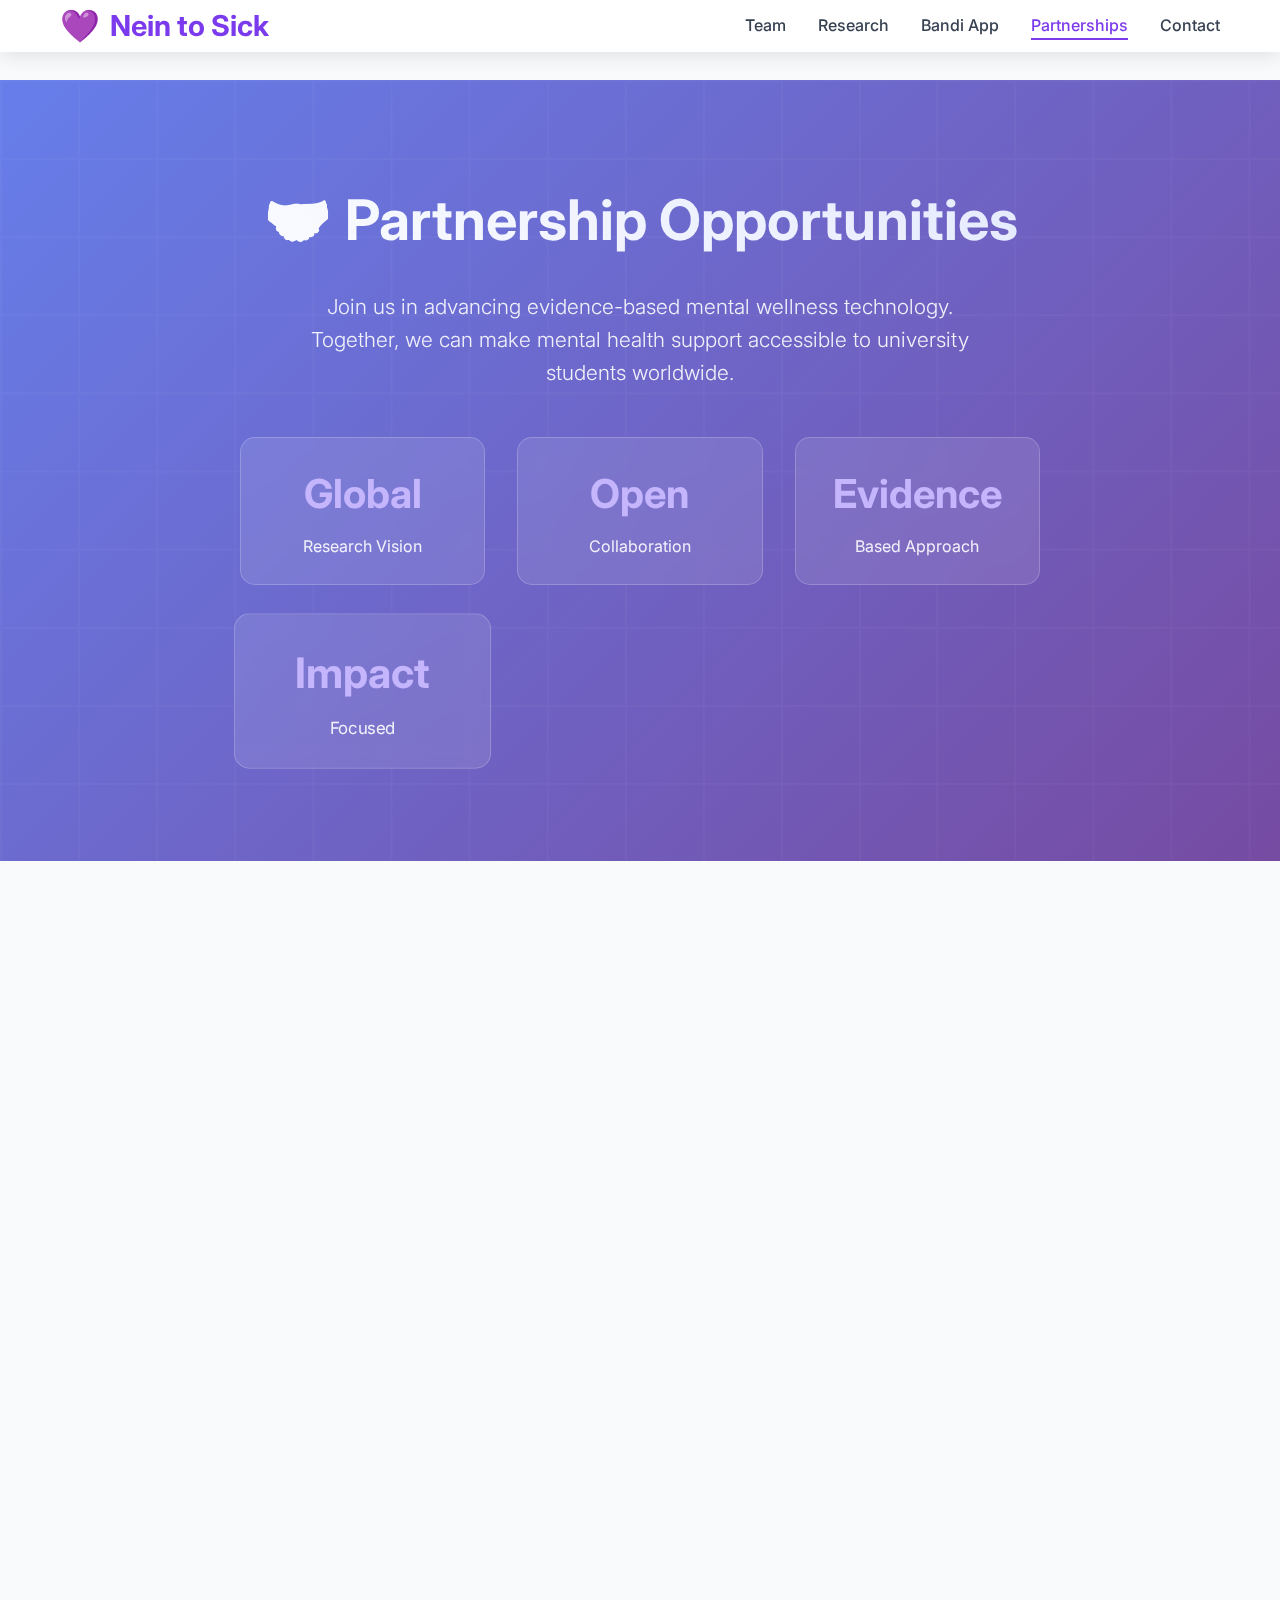
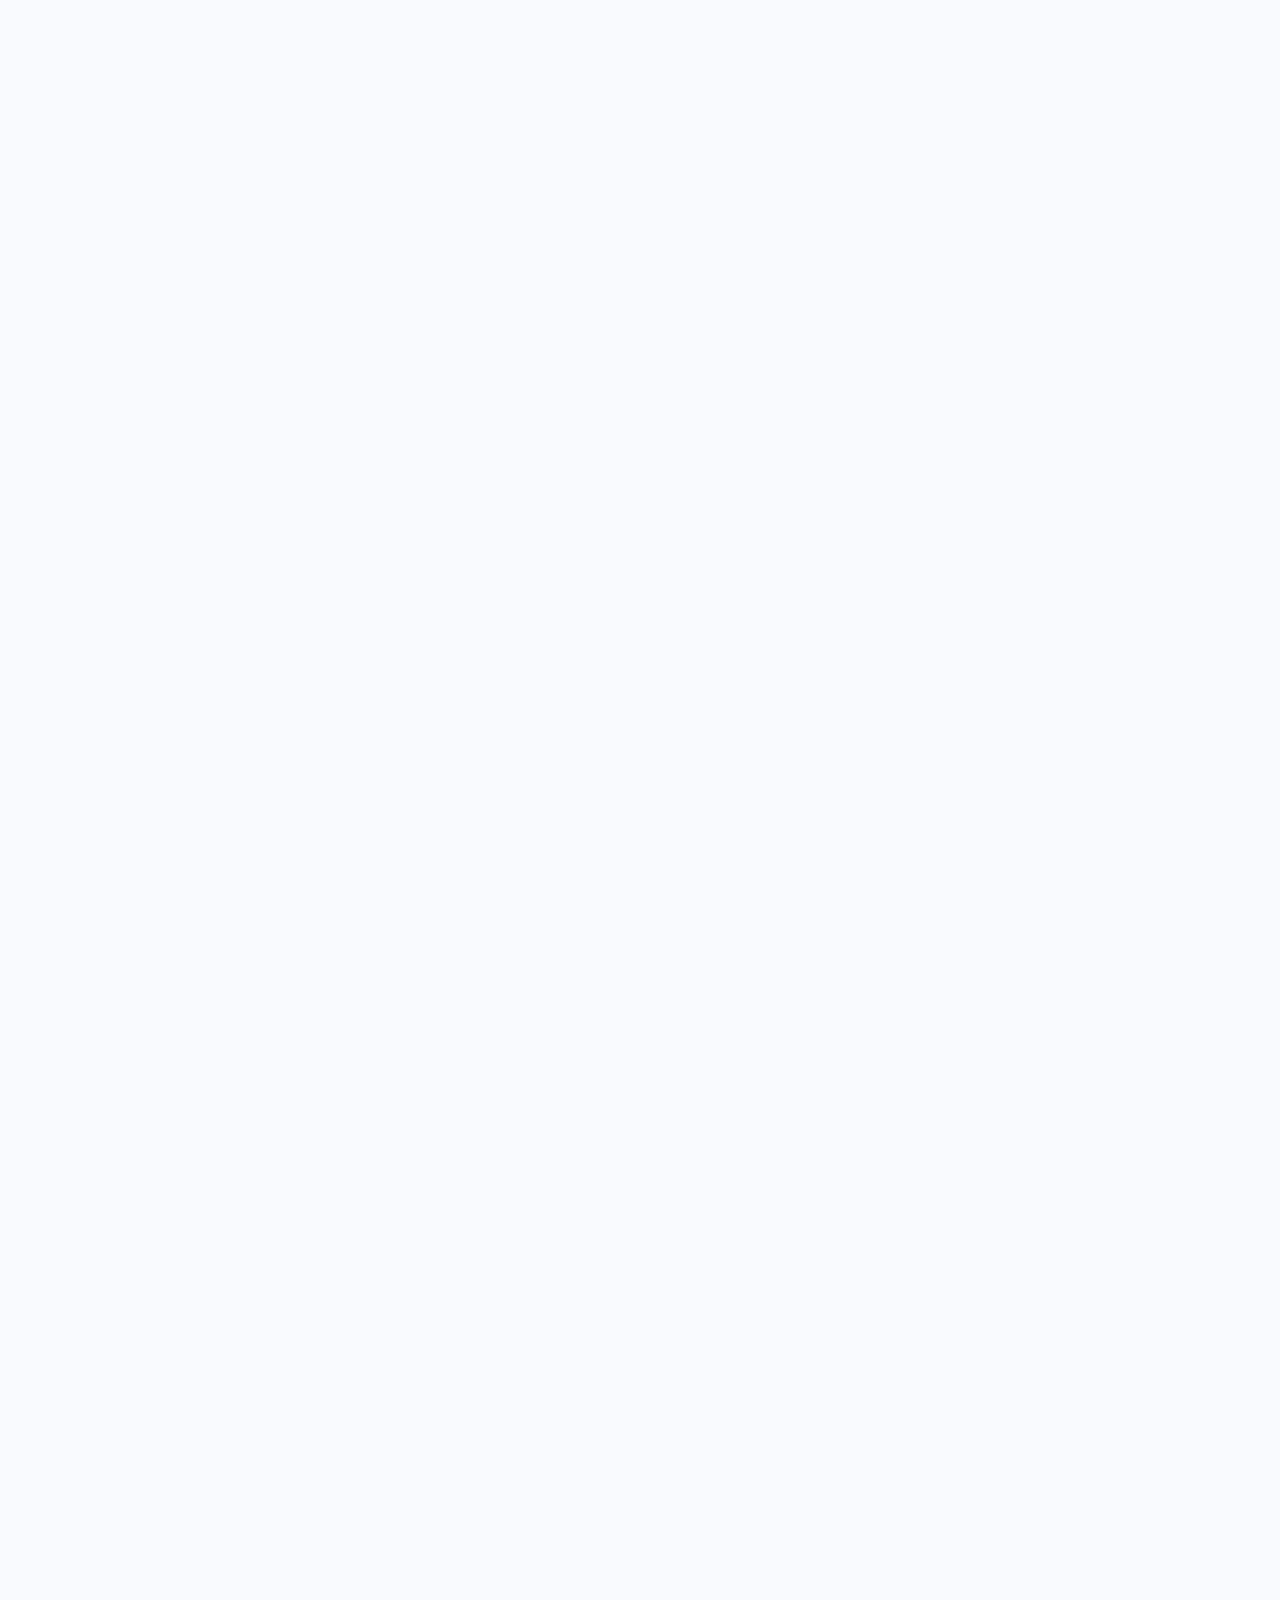
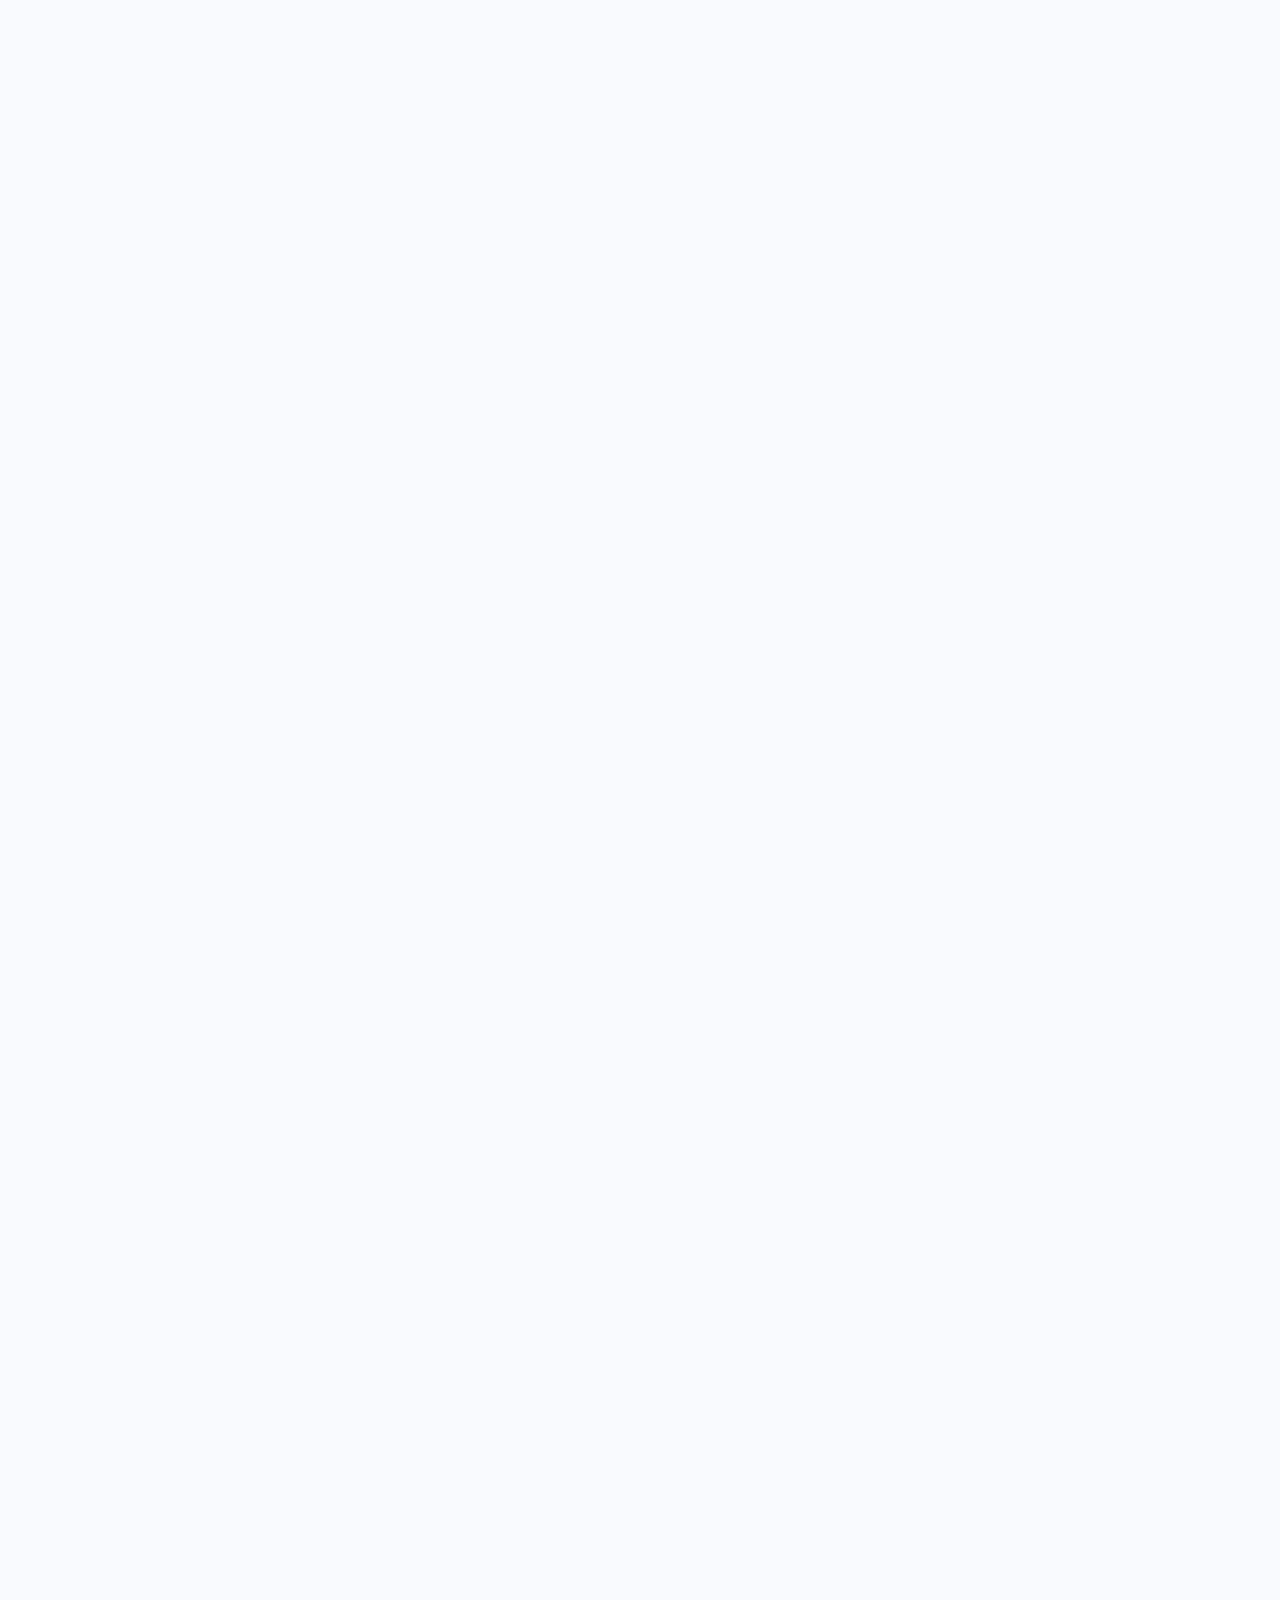
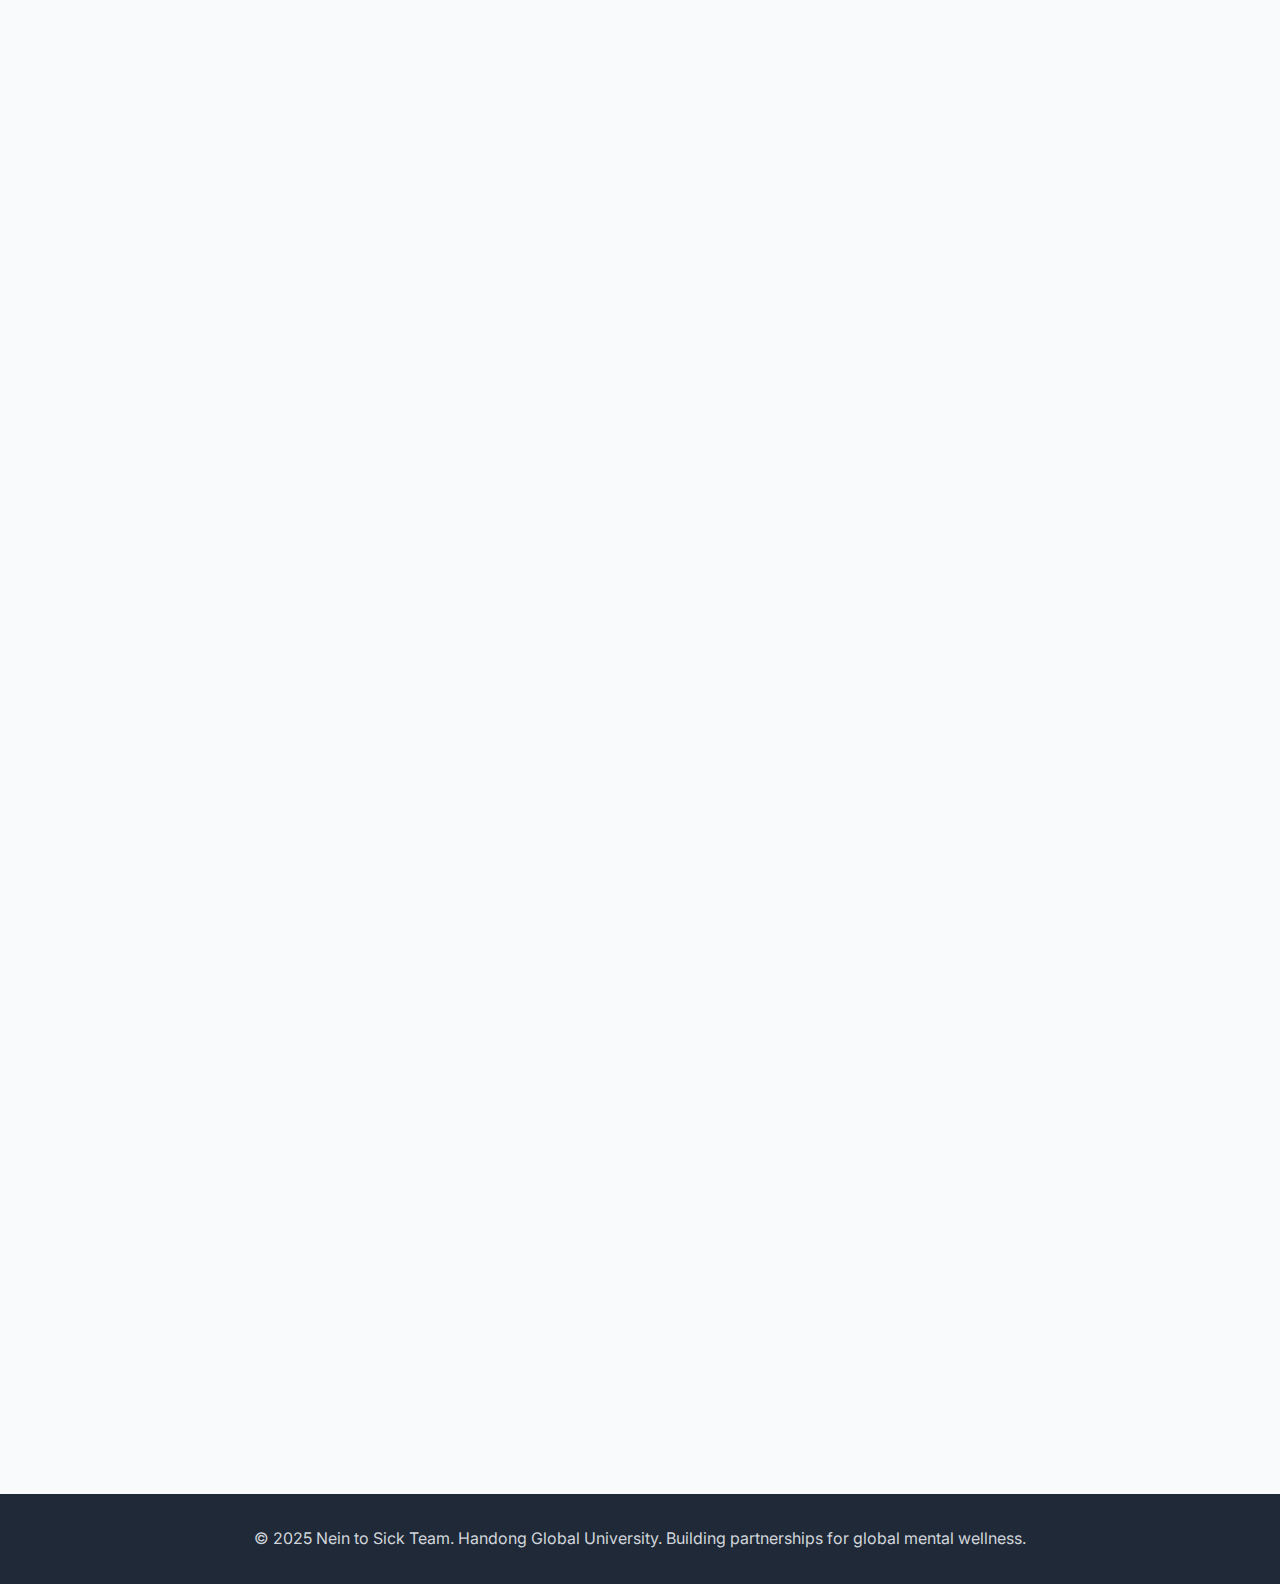
<file: partnerships.html>
<!DOCTYPE html>
<html lang="en">
<head>
    <meta charset="UTF-8">
    <meta name="viewport" content="width=device-width, initial-scale=1.0">
    <meta name="description" content="Partnership Opportunities - Collaborate with Nein to Sick on evidence-based mental wellness technology research and global expansion">
    <meta name="keywords" content="partnerships, collaboration, mental health research, university partnerships, international cooperation, research opportunities">
    <meta name="author" content="Nein to Sick Team - Handong Global University">
    
    <title>Partnership Opportunities | Nein to Sick</title>
    
    <link rel="preconnect" href="https://fonts.googleapis.com">
    <link rel="preconnect" href="https://fonts.gstatic.com" crossorigin>
    <link href="https://fonts.googleapis.com/css2?family=Inter:wght@300;400;500;600;700&display=swap" rel="stylesheet">
    <link rel="stylesheet" href="css/partnerships.css">
</head>
<body>
    <header>
        <nav class="container">
            <a href="index.html" class="logo">Nein to Sick</a>
            <ul class="nav-links">
                <li><a href="team.html">Team</a></li>
                <li><a href="research-methodology.html">Research</a></li>
                <li><a href="bandi.html">Bandi App</a></li>
                <!-- <li><a href="impact-data.html">Impact Data</a></li> -->
                <li><a href="partnerships.html" class="active">Partnerships</a></li>
                <!-- <li><a href="publications.html">Publications</a></li> -->
                <!-- <li><a href="news.html">News</a></li> -->
                <li><a href="contact.html">Contact</a></li>
            </ul>
        </nav>
    </header>

    <main>
        <section class="partnerships-hero">
            <div class="container">
                <div class="hero-content">
                    <h1>🤝 Partnership Opportunities</h1>
                    <p class="subtitle">
                        Join us in advancing evidence-based mental wellness technology. 
                        Together, we can make mental health support accessible to university students worldwide.
                    </p>
                    <div class="hero-stats">
                        <div class="hero-stat">
                            <span class="hero-stat-number">Global</span>
                            <span class="hero-stat-label">Research Vision</span>
                        </div>
                        <div class="hero-stat">
                            <span class="hero-stat-number">Open</span>
                            <span class="hero-stat-label">Collaboration</span>
                        </div>
                        <div class="hero-stat">
                            <span class="hero-stat-number">Evidence</span>
                            <span class="hero-stat-label">Based Approach</span>
                        </div>
                        <div class="hero-stat">
                            <span class="hero-stat-number">Impact</span>
                            <span class="hero-stat-label">Focused</span>
                        </div>
                    </div>
                </div>
            </div>
        </section>

        <div class="container main-content">
            <section class="content-section fade-in-up">
                <h2 class="section-title">
                    🌍 Why Partner with Us?
                </h2>
                <div class="section-content">
                    <p>Nein to Sick represents a unique opportunity to collaborate on evidence-based mental wellness technology that addresses one of the most pressing challenges facing young adults today. Our rigorous research methodology, validated by mental health professionals, and our commitment to global impact make us an ideal partner for institutions seeking to make a meaningful difference in student mental health.</p>
                    
                    <p>With over 300 expert interviews completed and a solid foundation in both technology and psychology, we offer partners the opportunity to participate in groundbreaking research while contributing to the development of solutions that can scale globally. Our approach combines academic rigor with practical implementation, ensuring that partnerships result in both scholarly contributions and real-world impact.</p>
                </div>
            </section>

            <section class="content-section fade-in-up">
                <h2 class="section-title">
                    🎯 Partnership Types
                </h2>
                <div class="partnership-types">
                    <div class="partnership-card">
                        <div class="partnership-icon">🏛️</div>
                        <h3 class="partnership-title">Academic Research Partnerships</h3>
                        <p class="partnership-description">
                            Collaborate with universities and research institutions on joint studies, publications, and grant applications focused on digital mental health interventions.
                        </p>
                        <ul class="partnership-benefits">
                            <li>Co-authored research publications</li>
                            <li>Joint grant applications</li>
                            <li>Shared datasets and methodologies</li>
                            <li>Cross-cultural validation studies</li>
                            <li>Graduate student exchange programs</li>
                        </ul>
                    </div>
                    <div class="partnership-card">
                        <div class="partnership-icon">👩‍⚕️</div>
                        <h3 class="partnership-title">Clinical Validation Partnerships</h3>
                        <p class="partnership-description">
                            Work with mental health organizations and clinics to validate our approaches and ensure clinical appropriateness across different populations.
                        </p>
                        <ul class="partnership-benefits">
                            <li>Clinical efficacy studies</li>
                            <li>Professional endorsement</li>
                            <li>Real-world validation data</li>
                            <li>Expert advisory board participation</li>
                            <li>Evidence-based refinement</li>
                        </ul>
                    </div>
                    <div class="partnership-card">
                        <div class="partnership-icon">🌐</div>
                        <h3 class="partnership-title">International Expansion</h3>
                        <p class="partnership-description">
                            Partner with global institutions to adapt and implement our solutions across different cultures and educational systems.
                        </p>
                        <ul class="partnership-benefits">
                            <li>Cultural adaptation research</li>
                            <li>Localization expertise</li>
                            <li>Multi-country pilot programs</li>
                            <li>Regulatory guidance</li>
                            <li>Local implementation support</li>
                        </ul>
                    </div>
                    <div class="partnership-card">
                        <div class="partnership-icon">💻</div>
                        <h3 class="partnership-title">Technology Development</h3>
                        <p class="partnership-description">
                            Collaborate on technical innovation, data analysis, and platform development to enhance our mental wellness solutions.
                        </p>
                        <ul class="partnership-benefits">
                            <li>Technical co-development</li>
                            <li>AI/ML research collaboration</li>
                            <li>Data analytics partnerships</li>
                            <li>Platform integration</li>
                            <li>Innovation lab access</li>
                        </ul>
                    </div>
                </div>
            </section>

            <section class="collaboration-areas fade-in-up">
                <h2 class="section-title" style="color: white;">
                    🔬 Key Collaboration Areas
                </h2>
                <div class="areas-grid">
                    <div class="area-item">
                        <div class="area-icon">📊</div>
                        <h3 class="area-title">Cross-Cultural Research</h3>
                        <p class="area-description">Study how mental wellness approaches vary across cultures and develop culturally sensitive interventions</p>
                    </div>
                    <div class="area-item">
                        <div class="area-icon">🧠</div>
                        <h3 class="area-title">Psychology & Technology</h3>
                        <p class="area-description">Bridge the gap between psychological research and practical technology implementation</p>
                    </div>
                    <div class="area-item">
                        <div class="area-icon">📱</div>
                        <h3 class="area-title">Digital Health Innovation</h3>
                        <p class="area-description">Advance the field of digital mental health through innovative app features and methodologies</p>
                    </div>
                    <div class="area-item">
                        <div class="area-icon">📈</div>
                        <h3 class="area-title">Impact Measurement</h3>
                        <p class="area-description">Develop comprehensive frameworks for measuring mental wellness intervention effectiveness</p>
                    </div>
                    <div class="area-item">
                        <div class="area-icon">🎓</div>
                        <h3 class="area-title">Student Wellness Programs</h3>
                        <p class="area-description">Create campus-wide mental wellness initiatives integrated with our technology solutions</p>
                    </div>
                    <div class="area-item">
                        <div class="area-icon">🔒</div>
                        <h3 class="area-title">Privacy & Ethics</h3>
                        <p class="area-description">Establish best practices for privacy and ethical considerations in mental health technology</p>
                    </div>
                </div>
            </section>

            <section class="success-stories fade-in-up">
                <h2 class="section-title">
                    ⭐ Partnership Vision
                </h2>
                <div class="stories-grid">
                    <div class="story-card">
                        <div class="story-institution">Handong Global University</div>
                        <h3 class="story-title">Home Institution Support</h3>
                        <p class="story-description">
                            Our base institution provides foundational support, research facilities, and academic oversight for all our partnership initiatives.
                        </p>
                    </div>
                    <div class="story-card">
                        <div class="story-institution">Mental Health Professionals</div>
                        <h3 class="story-title">Clinical Advisory Network</h3>
                        <p class="story-description">
                            Established relationships with 8 professional counselors and 3 graduate students provide ongoing validation and guidance.
                        </p>
                    </div>
                    <div class="story-card">
                        <div class="story-institution">User Community</div>
                        <h3 class="story-title">Evidence-Based Development</h3>
                        <p class="story-description">
                            Our 300+ interview participants represent the foundation of our user-centered approach and continue to inform our development.
                        </p>
                    </div>
                </div>
            </section>

            <section class="application-process fade-in-up">
                <h2 class="section-title" style="color: white;">
                    📋 Partnership Process
                </h2>
                <div class="process-steps">
                    <div class="process-step">
                        <div class="step-number">1</div>
                        <h3 class="step-title">Initial Contact</h3>
                        <p class="step-description">Reach out with your partnership interests and institutional background</p>
                    </div>
                    <div class="process-step">
                        <div class="step-number">2</div>
                        <h3 class="step-title">Alignment Discussion</h3>
                        <p class="step-description">Discuss mutual interests, goals, and potential collaboration areas</p>
                    </div>
                    <div class="process-step">
                        <div class="step-number">3</div>
                        <h3 class="step-title">Proposal Development</h3>
                        <p class="step-description">Collaboratively develop a detailed partnership proposal and timeline</p>
                    </div>
                    <div class="process-step">
                        <div class="step-number">4</div>
                        <h3 class="step-title">Implementation</h3>
                        <p class="step-description">Begin collaborative work with regular progress reviews and adjustments</p>
                    </div>
                </div>
            </section>

            <section class="contact-form-section fade-in-up">
                <h2 class="section-title">
                    📧 Start a Partnership Conversation
                </h2>
                <div class="form-grid">
                    <div class="form-info">
                        <h3>Let's Collaborate</h3>
                        <p>
                            We're actively seeking partnerships with institutions that share our commitment to evidence-based mental wellness solutions. Whether you're interested in research collaboration, clinical validation, or international expansion, we'd love to hear from you.
                        </p>
                        <ul class="contact-details">
                            <li>📧 neintosick96@gmail.com</li>
                            <li>🌐 Handong Global University, Pohang, South Korea</li>
                            <li>📞 Available for international video conferences</li>
                            <li>⏰ Response within 48 hours</li>
                        </ul>
                    </div>
                    <form class="contact-form">
                        <div class="form-group">
                            <label for="institution">Institution/Organization</label>
                            <input type="text" id="institution" name="institution" required>
                        </div>
                        <div class="form-group">
                            <label for="name">Your Name</label>
                            <input type="text" id="name" name="name" required>
                        </div>
                        <div class="form-group">
                            <label for="email">Email Address</label>
                            <input type="email" id="email" name="email" required>
                        </div>
                        <div class="form-group">
                            <label for="role">Your Role</label>
                            <select id="role" name="role" required>
                                <option value="">Select your role</option>
                                <option value="professor">Professor/Researcher</option>
                                <option value="administrator">University Administrator</option>
                                <option value="clinician">Mental Health Professional</option>
                                <option value="student">Graduate Student</option>
                                <option value="industry">Industry Professional</option>
                                <option value="other">Other</option>
                            </select>
                        </div>
                        <div class="form-group">
                            <label for="partnership-type">Partnership Interest</label>
                            <select id="partnership-type" name="partnership-type" required>
                                <option value="">Select partnership type</option>
                                <option value="academic">Academic Research Partnership</option>
                                <option value="clinical">Clinical Validation Partnership</option>
                                <option value="international">International Expansion</option>
                                <option value="technology">Technology Development</option>
                                <option value="multiple">Multiple Areas</option>
                                <option value="other">Other</option>
                            </select>
                        </div>
                        <div class="form-group">
                            <label for="message">Message</label>
                            <textarea id="message" name="message" placeholder="Tell us about your institution, research interests, and how you'd like to collaborate with us..." required></textarea>
                        </div>
                        <button type="submit" class="btn btn-primary">
                            🚀 Submit Partnership Inquiry
                        </button>
                    </form>
                </div>
            </section>

            <section class="global-impact fade-in-up">
                <div class="impact-vision">
                    <h2>🌍 Global Mental Wellness Vision</h2>
                    <p>
                        Our ultimate goal is to create a worldwide network of partners working together to make 
                        mental wellness support accessible to every university student. By combining evidence-based 
                        research with cultural sensitivity and technological innovation, we can build solutions 
                        that transcend borders and truly serve the global community.
                    </p>
                    <div class="world-map">🗺️</div>
                    <p>
                        <strong>Together, we can make mental wellness a universal right, not a privilege.</strong>
                    </p>
                </div>
            </section>
        </div>
    </main>

    <footer>
        <div class="container">
            <div class="footer-content">
                <p>&copy; 2025 Nein to Sick Team. Handong Global University. Building partnerships for global mental wellness.</p>
            </div>
        </div>
    </footer>

    <script>
        // Scroll animation
        const observerOptions = {
            threshold: 0.1,
            rootMargin: '0px 0px -50px 0px'
        };

        const observer = new IntersectionObserver((entries) => {
            entries.forEach(entry => {
                if (entry.isIntersecting) {
                    entry.target.style.opacity = '1';
                    entry.target.style.transform = 'translateY(0)';
                }
            });
        }, observerOptions);

        document.querySelectorAll('.fade-in-up').forEach(element => {
            element.style.opacity = '0';
            element.style.transform = 'translateY(30px)';
            element.style.transition = 'opacity 0.6s ease, transform 0.6s ease';
            observer.observe(element);
        });

        // Partnership cards interactive effects
        document.querySelectorAll('.partnership-card').forEach(card => {
            card.addEventListener('mouseenter', () => {
                card.style.background = 'linear-gradient(135deg, #e0e7ff 0%, #c7d2fe 100%)';
                const icon = card.querySelector('.partnership-icon');
                icon.style.transform = 'scale(1.1) rotate(5deg)';
            });
            
            card.addEventListener('mouseleave', () => {
                card.style.background = 'linear-gradient(135deg, #f8fafc 0%, #e2e8f0 100%)';
                const icon = card.querySelector('.partnership-icon');
                icon.style.transform = 'scale(1) rotate(0deg)';
            });
        });

        // Area items hover effect
        document.querySelectorAll('.area-item').forEach(item => {
            item.addEventListener('mouseenter', () => {
                item.style.background = 'rgba(255, 255, 255, 0.2)';
                item.style.transform = 'scale(1.05) translateY(-5px)';
            });
            
            item.addEventListener('mouseleave', () => {
                item.style.background = 'rgba(255, 255, 255, 0.1)';
                item.style.transform = 'scale(1) translateY(0)';
            });
        });

        // Form validation and submission
        const contactForm = document.querySelector('.contact-form');
        contactForm.addEventListener('submit', (e) => {
            e.preventDefault();
            
            // Get form data
            const formData = new FormData(contactForm);
            const data = Object.fromEntries(formData);
            
            // Validate required fields
            const requiredFields = ['institution', 'name', 'email', 'role', 'partnership-type', 'message'];
            let isValid = true;
            
            requiredFields.forEach(field => {
                const input = document.getElementById(field);
                if (!data[field] || data[field].trim() === '') {
                    input.style.borderColor = '#ef4444';
                    isValid = false;
                } else {
                    input.style.borderColor = '#10b981';
                }
            });
            
            if (isValid) {
                // Simulate form submission
                const submitButton = contactForm.querySelector('.btn-primary');
                const originalText = submitButton.textContent;
                
                submitButton.textContent = '📨 Sending...';
                submitButton.disabled = true;
                
                setTimeout(() => {
                    submitButton.textContent = '✅ Message Sent!';
                    submitButton.style.background = '#10b981';
                    
                    setTimeout(() => {
                        submitButton.textContent = originalText;
                        submitButton.style.background = '#7c3aed';
                        submitButton.disabled = false;
                        contactForm.reset();
                        
                        // Reset border colors
                        requiredFields.forEach(field => {
                            document.getElementById(field).style.borderColor = '#e5e7eb';
                        });
                    }, 3000);
                }, 2000);
                
                console.log('Partnership inquiry submitted:', data);
            } else {
                // Show validation error
                const submitButton = contactForm.querySelector('.btn-primary');
                const originalText = submitButton.textContent;
                
                submitButton.textContent = '❌ Please complete all fields';
                submitButton.style.background = '#ef4444';
                
                setTimeout(() => {
                    submitButton.textContent = originalText;
                    submitButton.style.background = '#7c3aed';
                }, 3000);
            }
        });

        // Dynamic form field interactions
        document.querySelectorAll('.form-group input, .form-group select, .form-group textarea').forEach(field => {
            field.addEventListener('focus', () => {
                field.style.borderColor = '#7c3aed';
                field.style.transform = 'scale(1.02)';
            });
            
            field.addEventListener('blur', () => {
                if (field.value.trim() !== '') {
                    field.style.borderColor = '#10b981';
                } else {
                    field.style.borderColor = '#e5e7eb';
                }
                field.style.transform = 'scale(1)';
            });
        });

        // Process steps animation
        const processSteps = document.querySelectorAll('.process-step');
        let stepIndex = 0;

        function highlightNextStep() {
            processSteps.forEach((step, index) => {
                if (index === stepIndex) {
                    step.style.transform = 'scale(1.05)';
                    step.style.background = 'rgba(255, 255, 255, 0.3)';
                } else {
                    step.style.transform = 'scale(1)';
                    step.style.background = 'rgba(255, 255, 255, 0.2)';
                }
            });
            
            stepIndex = (stepIndex + 1) % processSteps.length;
        }

        // Highlight process steps every 3 seconds
        setInterval(highlightNextStep, 3000);

        // World map interaction
        const worldMap = document.querySelector('.world-map');
        if (worldMap) {
            worldMap.addEventListener('click', () => {
                worldMap.style.transform = 'scale(1.1) rotate(5deg)';
                worldMap.textContent = '🌍';
                
                setTimeout(() => {
                    worldMap.style.transform = 'scale(1) rotate(0deg)';
                    worldMap.textContent = '🗺️';
                }, 1000);
            });
        }

        // Smooth scrolling for anchor links
        document.querySelectorAll('a[href^="#"]').forEach(anchor => {
            anchor.addEventListener('click', function (e) {
                e.preventDefault();
                const target = document.querySelector(this.getAttribute('href'));
                if (target) {
                    target.scrollIntoView({
                        behavior: 'smooth',
                        block: 'start'
                    });
                }
            });
        });

        // Hero stats animation on load
        document.addEventListener('DOMContentLoaded', () => {
            const heroStats = document.querySelectorAll('.hero-stat');
            heroStats.forEach((stat, index) => {
                setTimeout(() => {
                    stat.style.transform = 'scale(1.05)';
                    setTimeout(() => {
                        stat.style.transform = 'scale(1)';
                    }, 300);
                }, index * 200);
            });
        });

        // Partnership type selector enhancement
        const partnershipSelect = document.getElementById('partnership-type');
        if (partnershipSelect) {
            partnershipSelect.addEventListener('change', (e) => {
                const selectedValue = e.target.value;
                const messageField = document.getElementById('message');
                
                let placeholder = "Tell us about your institution, research interests, and how you'd like to collaborate with us...";
                
                switch(selectedValue) {
                    case 'academic':
                        placeholder = "Please describe your research interests, current projects, and how academic collaboration with our team could advance both our work...";
                        break;
                    case 'clinical':
                        placeholder = "Tell us about your clinical practice, expertise in mental health, and interest in validating digital wellness interventions...";
                        break;
                    case 'international':
                        placeholder = "Describe your institution's location, cultural context, and vision for implementing mental wellness solutions in your region...";
                        break;
                    case 'technology':
                        placeholder = "Share your technical expertise, development capabilities, and interest in advancing mental wellness technology...";
                        break;
                }
                
                messageField.placeholder = placeholder;
            });
        }
    </script>
</body>
</html>
</file>
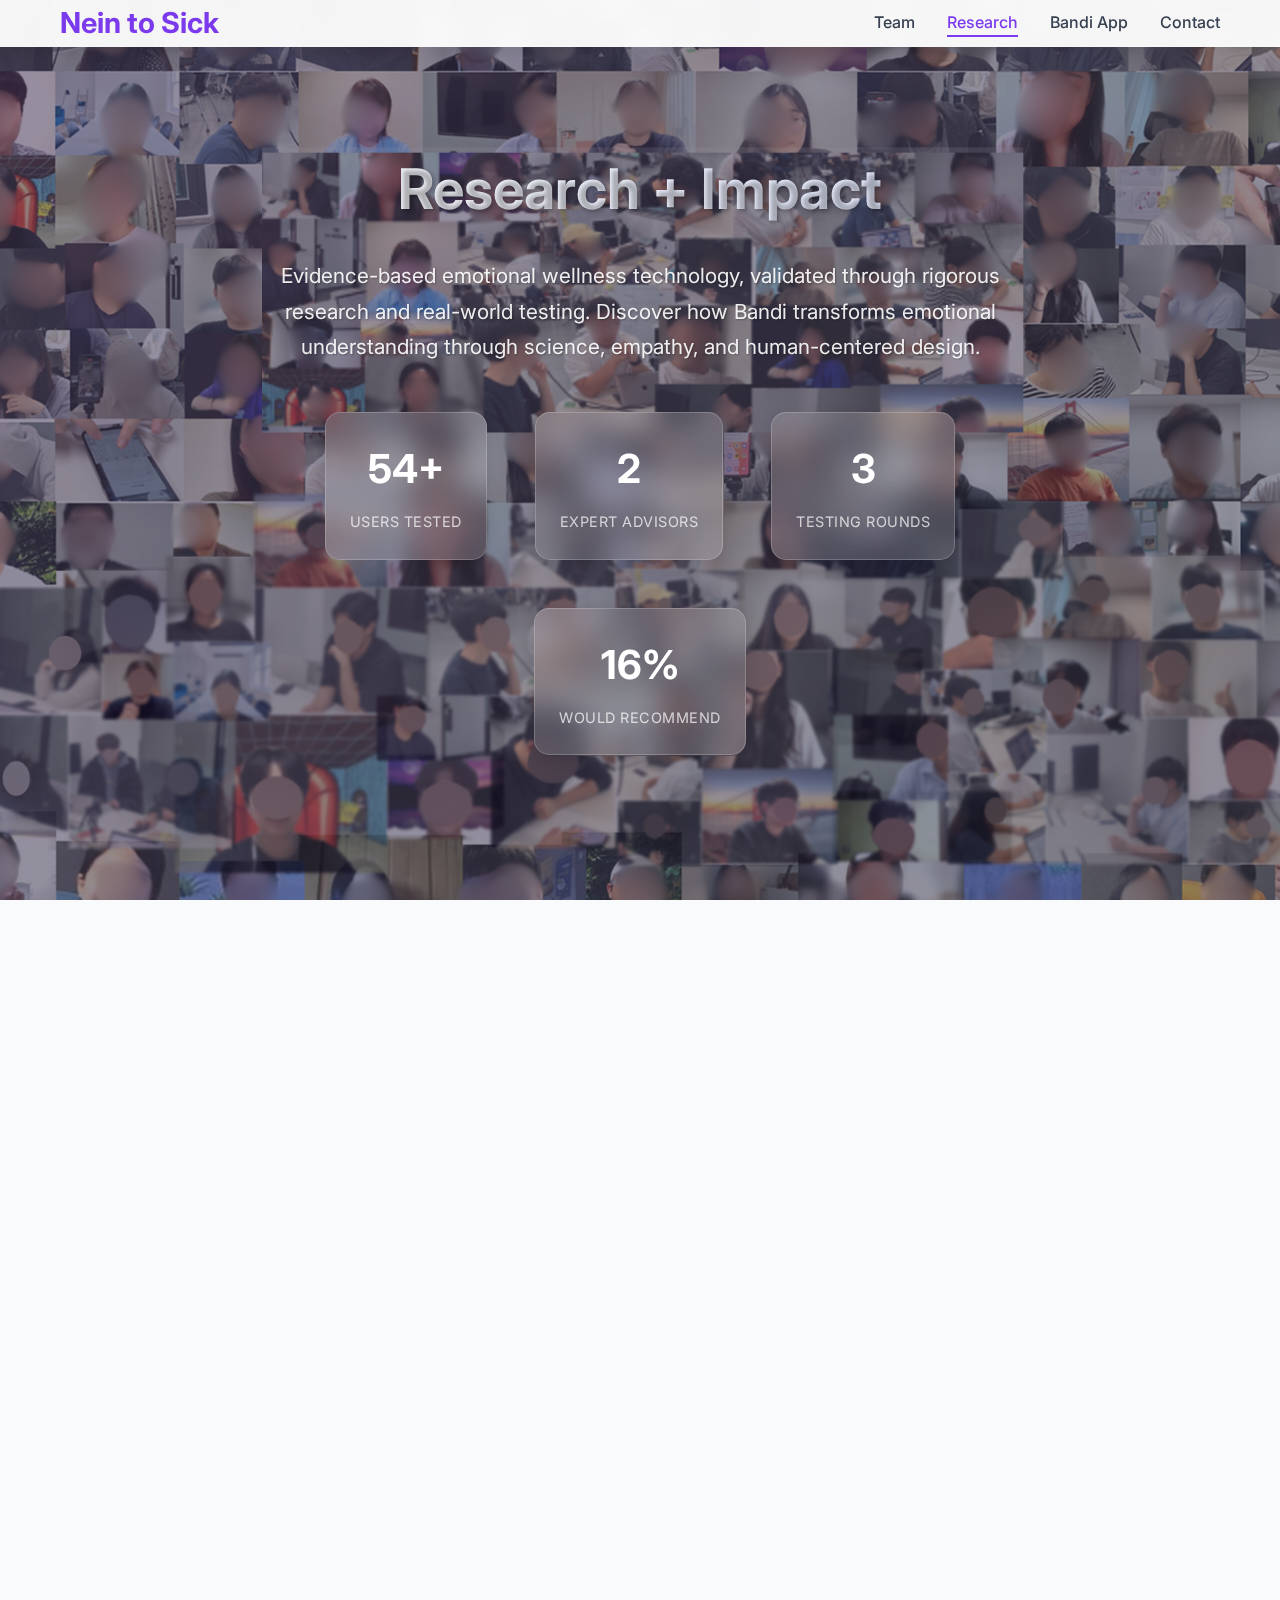
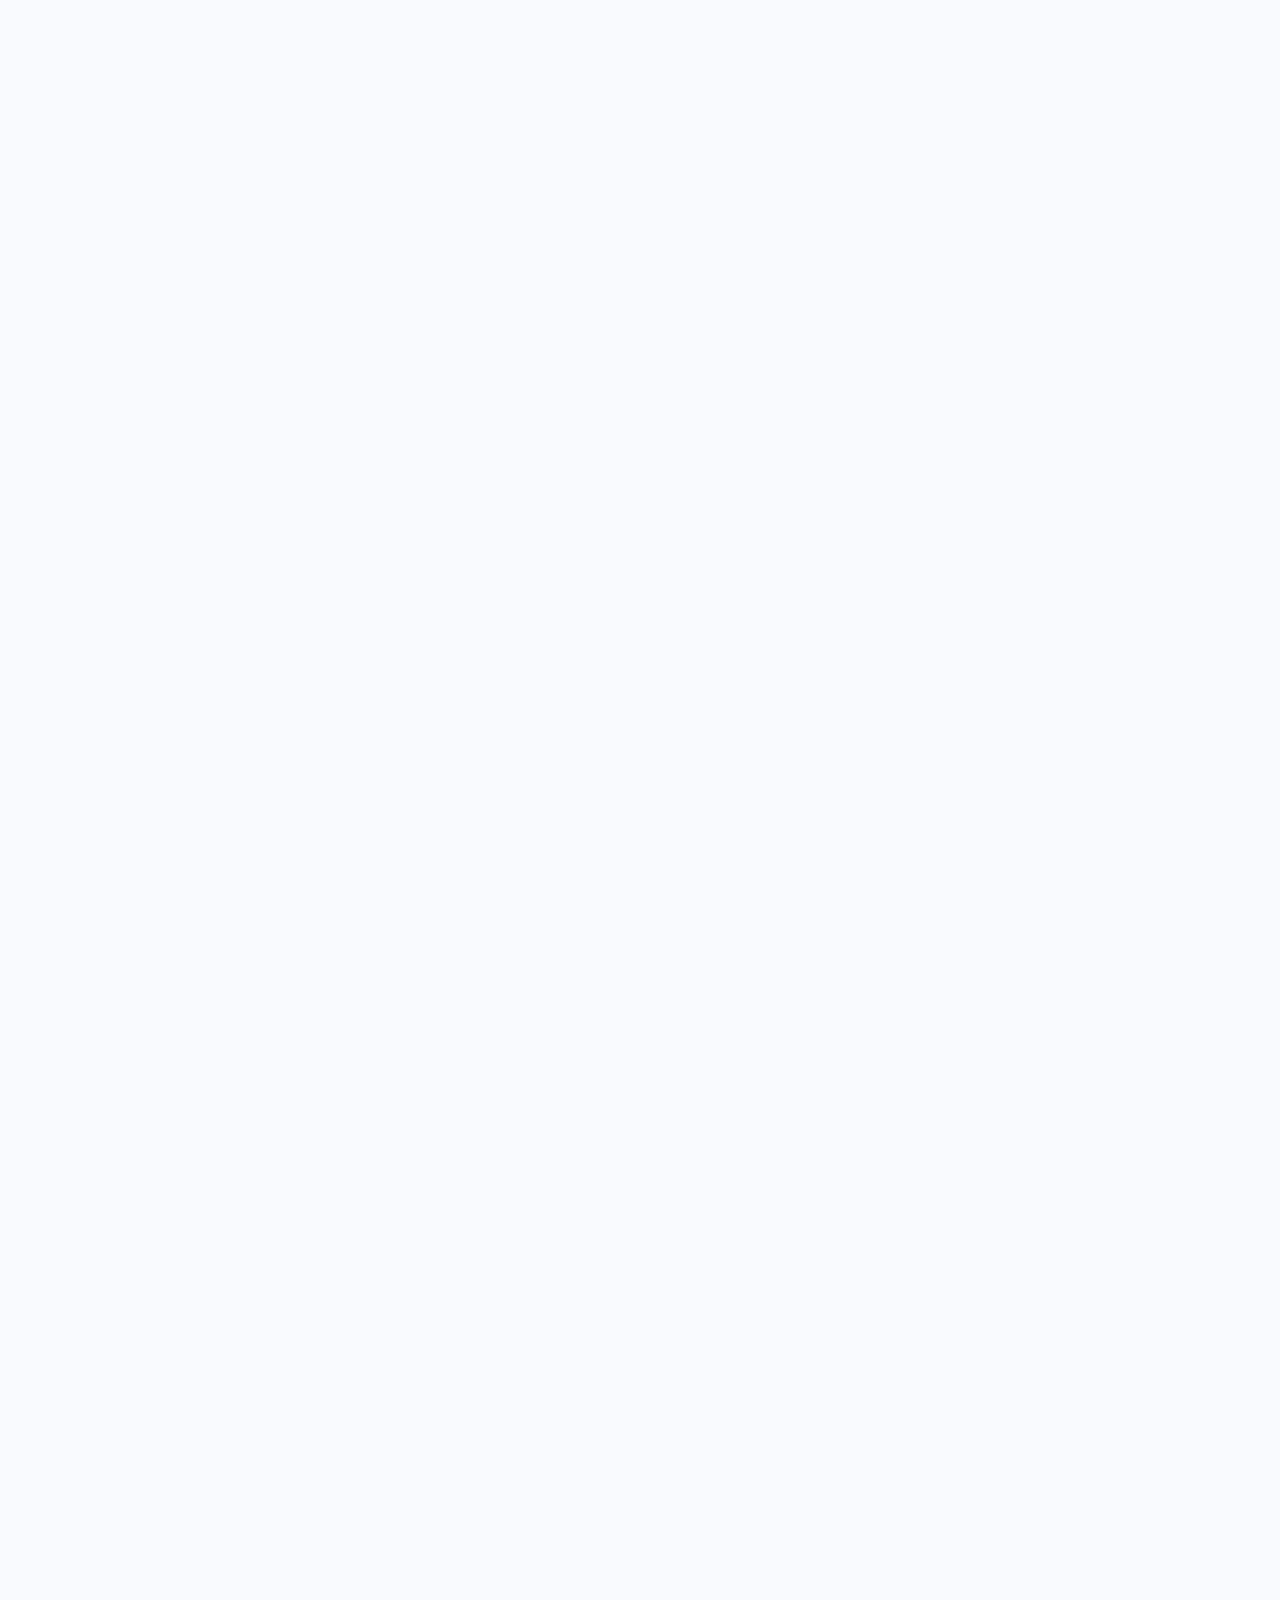
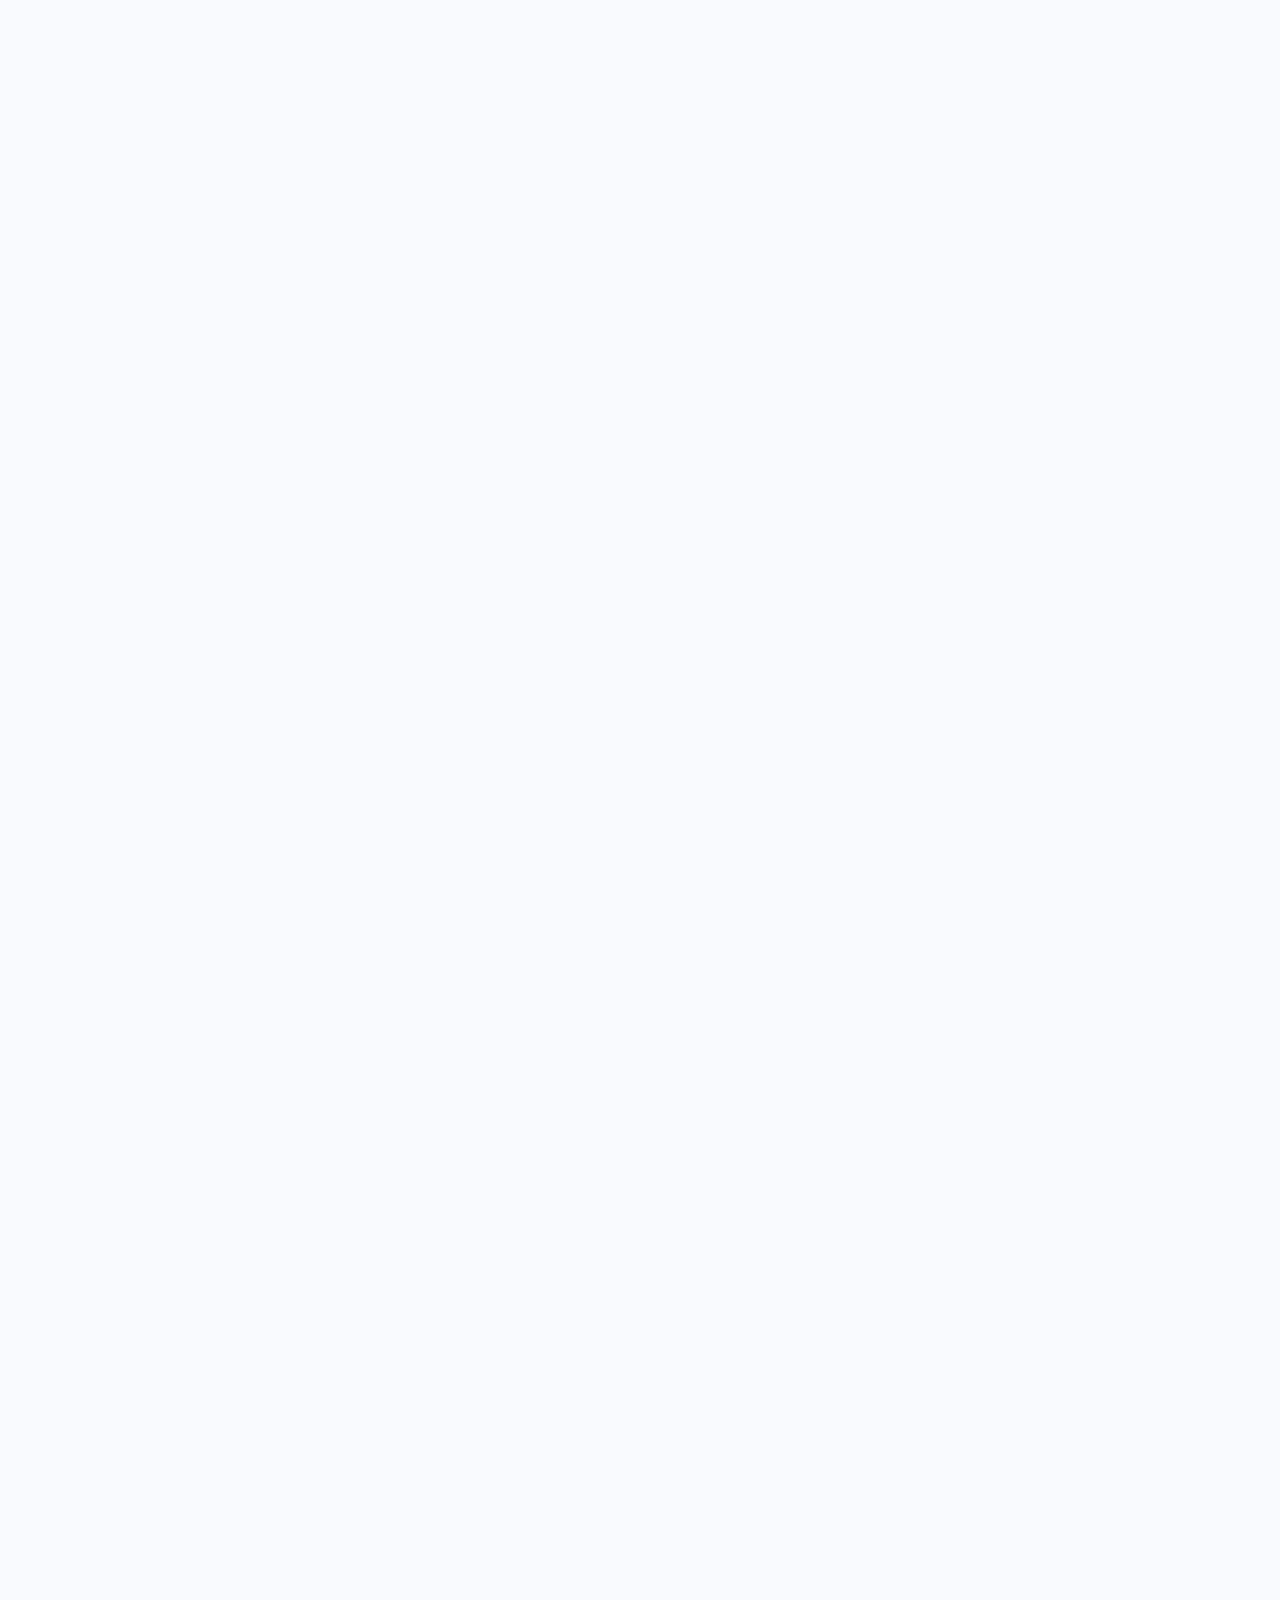
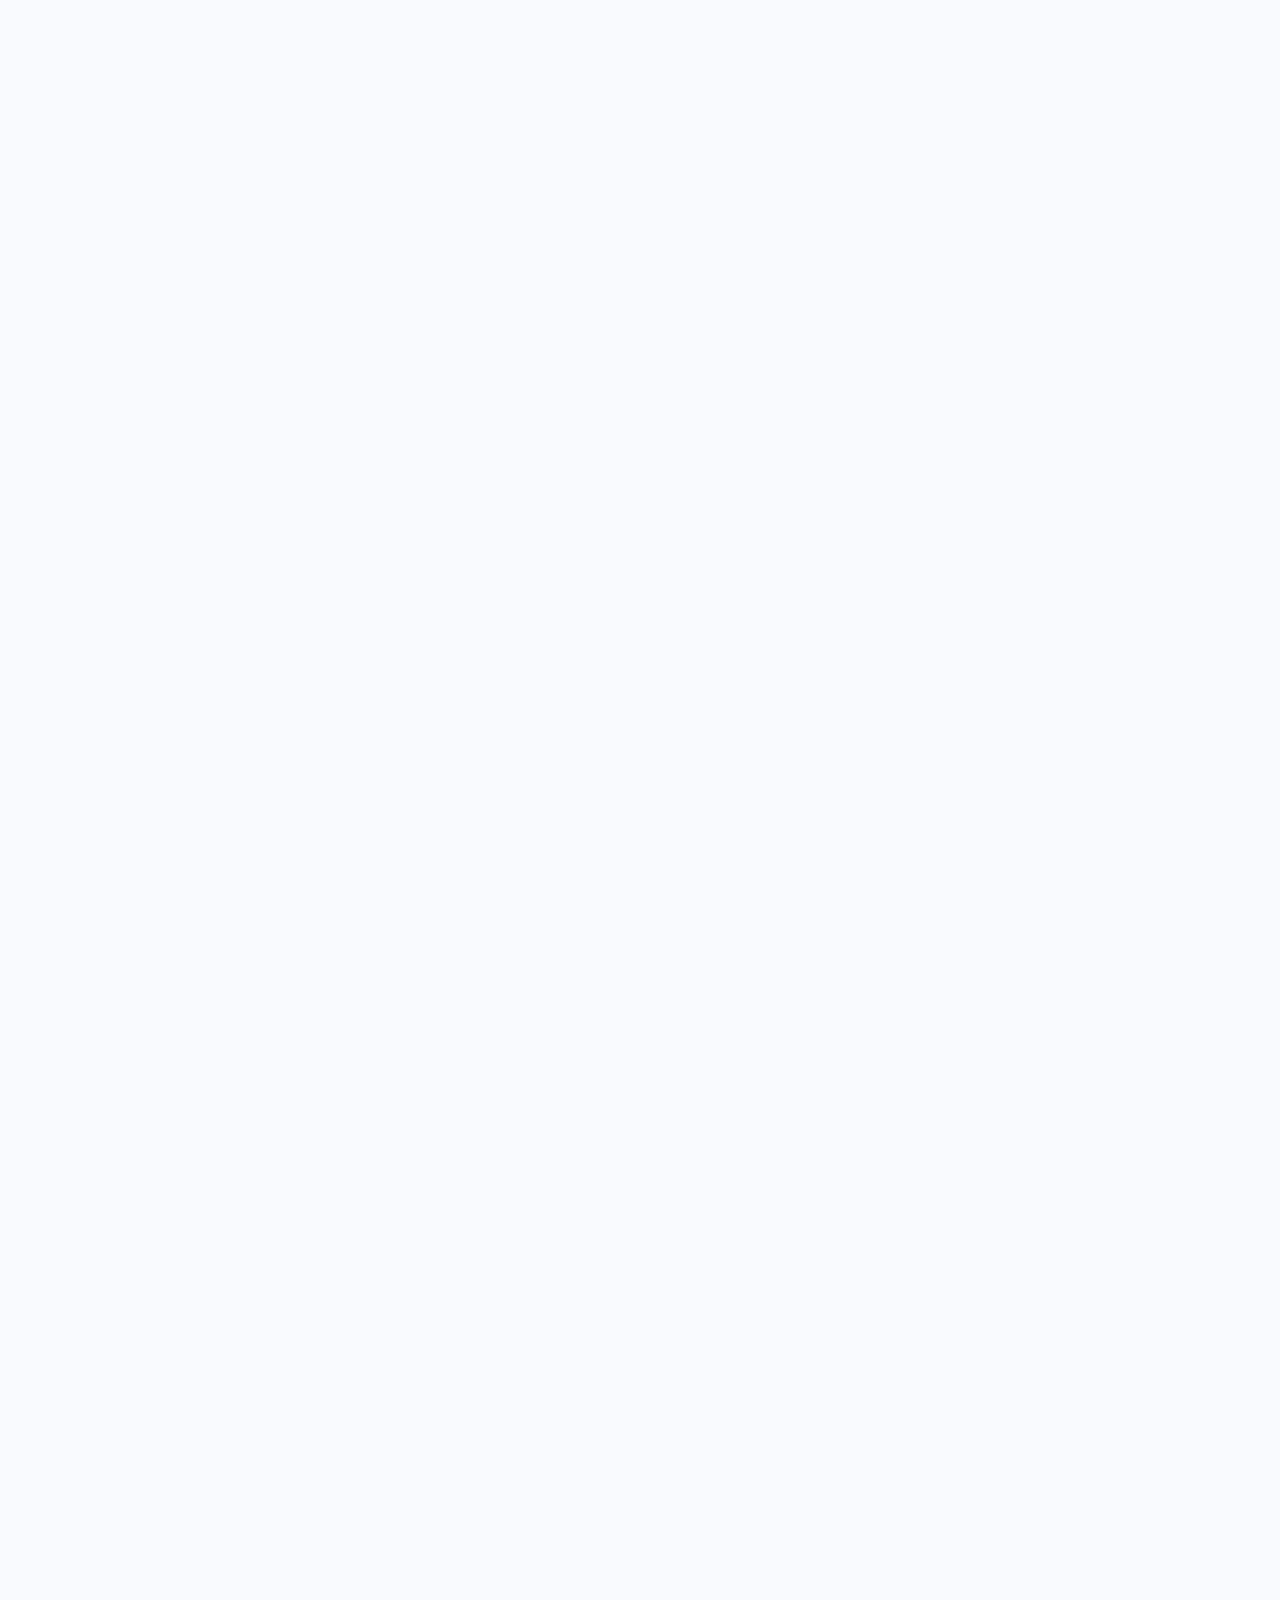
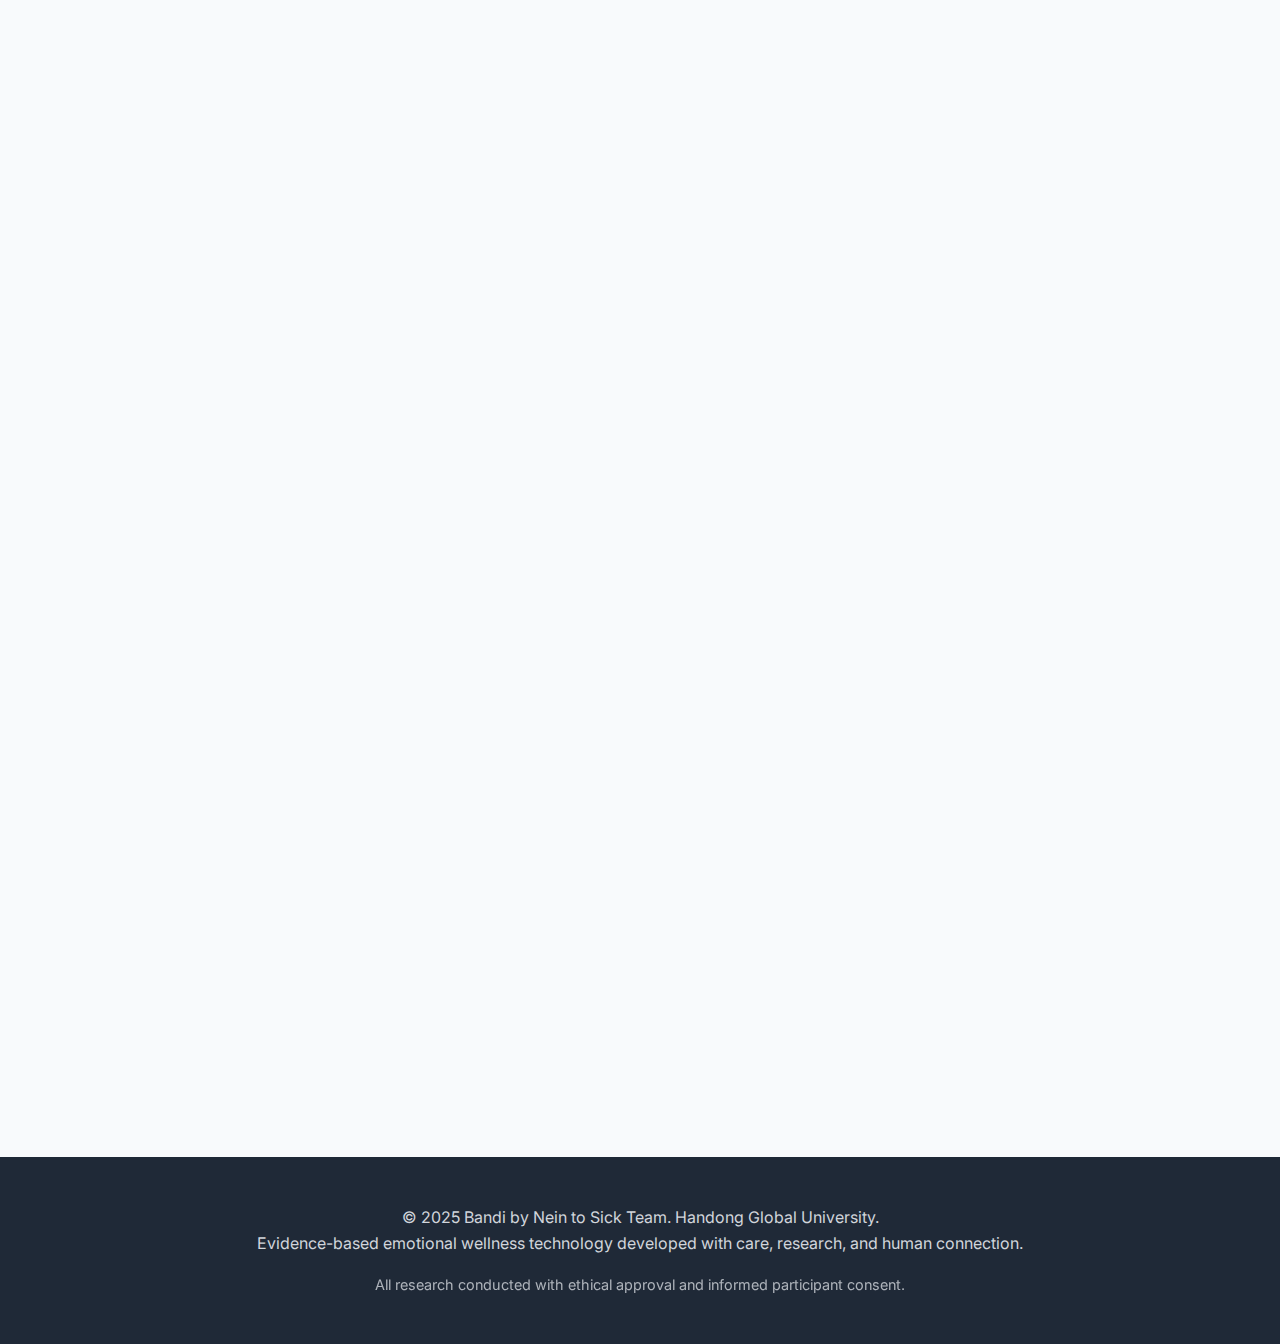
<file: research-methodology.html>
<!DOCTYPE html>
<html lang="en">
<head>
    <meta charset="UTF-8">
    <meta name="viewport" content="width=device-width, initial-scale=1.0">
    <meta name="description" content="Research + Impact - Discover how Bandi's evidence-based approach to emotional wellness has been validated through rigorous research and real-world testing">
    <meta name="keywords" content="Bandi app, emotional wellness, research-based mental health, emotion regulation, digital therapy, Nein to Sick">
    <meta name="author" content="Nein to Sick Team">
    
    <title>Research + Impact | Bandi - Evidence-Based Emotional Wellness</title>
    
    <link rel="preconnect" href="https://fonts.googleapis.com">
    <link rel="preconnect" href="https://fonts.gstatic.com" crossorigin>
    <link href="https://fonts.googleapis.com/css2?family=Inter:wght@300;400;500;600;700&display=swap" rel="stylesheet">
    <link rel="stylesheet" href="css/research-methodology.css">
</head>
<body>
    <header>
        <nav class="container">
            <a href="index.html" class="logo">Nein to Sick</a>
            <ul class="nav-links">
                <li><a href="team.html">Team</a></li>
                <li><a href="research-methodology.html" class="active">Research</a></li>
                <li><a href="bandi.html">Bandi App</a></li>
                <li><a href="contact.html">Contact</a></li>
            </ul>
        </nav>
    </header>

    <main>
        <!-- Hero Section -->
        <section class="hero-section">
            <div class="container">
                <div class="hero-content">
                    <h1>Research + Impact</h1>
                    <p class="hero-subtitle">
                        Evidence-based emotional wellness technology, validated through rigorous research and real-world testing. 
                        Discover how Bandi transforms emotional understanding through science, empathy, and human-centered design.
                    </p>
                    <div class="hero-stats">
                        <div class="hero-stat">
                            <span class="hero-stat-number">150+</span>
                            <span class="hero-stat-label">Users Tested</span>
                        </div>
                        <div class="hero-stat">
                            <span class="hero-stat-number">8</span>
                            <span class="hero-stat-label">Expert Advisors</span>
                        </div>
                        <div class="hero-stat">
                            <span class="hero-stat-number">9</span>
                            <span class="hero-stat-label">Testing Rounds</span>
                        </div>
                        <div class="hero-stat">
                            <span class="hero-stat-number">80%</span>
                            <span class="hero-stat-label">Would Recommend</span>
                        </div>
                    </div>
                </div>
            </div>
        </section>

        <div class="container main-content">
            <!-- Section 1: Why This Matters -->
            <section class="section fade-in-up" id="why-matters">
                <div class="section-header">
                    <h2 class="section-title">
                        🌟 Why This Matters
                    </h2>
                    <p class="section-subtitle">
                        Understanding the mission and purpose behind Bandi's development
                    </p>
                </div>

                <div class="content-card">
                    <p class="content-text">
                        Bandi wasn't born in a boardroom or sketched on a whiteboard filled with market projections. 
                        It emerged from <span class="highlight-text">real conversations with people in need</span>, 
                        countless hours of listening to those who struggle with understanding their own emotions, 
                        and a deep commitment to bridging the gap between academic research and human experience.
                    </p>
                    
                    <p class="content-text">
                        Our mission extends beyond developing another wellness app. We're working to democratize emotional literacy, 
                        making evidence-based emotional wellness tools accessible to everyone—regardless of their background, 
                        location, or previous experience with mental health resources. Through rigorous research and 
                        <span class="highlight-text">iterative testing with real users</span>, 
                        we've created a platform that doesn't just track emotions, but helps people develop a deeper, 
                        more nuanced relationship with their inner lives.
                    </p>
                    
                    <p class="content-text">
                        This page shares not only our academic foundations but also the field-driven insights gained from 
                        real users and mental health professionals. Every feature in <span class="highlight-text">Bandi has been shaped by both scientific evidence and human stories</span> because we believe technology should serve humanity, 
                        not the other way around.
                    </p>
                </div>
            </section>

            <!-- Section 2: Research Foundation & Process -->
            <section class="section fade-in-up stagger-1" id="research-foundation">
                <div class="section-header">
                    <h2 class="section-title">
                        🔬 Research Foundation & Process
                    </h2>
                    <p class="section-subtitle">
                        Grounded in science, shaped by human experience
                    </p>
                </div>

                <div class="content-card">
                    <p class="content-text">
                        Bandi originated as an emotional wellbeing intervention project within our university research lab, 
                        where we continuously asked ourselves: <span class="highlight-text">"How can we help someone feel safer with their own emotions?"</span> 
                        This simple yet profound question guided every decision in our development process.
                    </p>
                    
                    <p class="content-text">
                        Our approach is backed by extensive research in emotion regulation, reflection-based journaling, 
                        mental health literacy, and behavioral psychology. We studied how people naturally process emotions, 
                        what barriers prevent them from seeking help, and how digital tools can complement—not replace—
                        human connection and professional support.
                    </p>
                </div>

                <div class="research-grid">
                    <div class="research-item">
                        <div class="research-icon">🧠</div>
                        <div class="research-title">Emotion Recognition</div>
                        <div class="research-description">
                            Advanced methodologies for helping users identify and name their emotional experiences with greater precision and self-awareness.
                        </div>
                    </div>
                    <div class="research-item">
                        <div class="research-icon">⚡</div>
                        <div class="research-title">Micro-Intervention Design</div>
                        <div class="research-description">
                            Small, evidence-based interventions that can be seamlessly integrated into daily life without overwhelming users.
                        </div>
                    </div>
                    <div class="research-item">
                        <div class="research-icon">📝</div>
                        <div class="research-title">Digital Reflection Tools</div>
                        <div class="research-description">
                            Technology-enhanced journaling and reflection methods that promote deeper self-understanding and emotional processing.
                        </div>
                    </div>
                </div>

                <div class="content-card">
                    <p class="content-text">
                        Our research process included <span class="highlight-text">3 comprehensive design sprints</span>, 
                        <span class="highlight-text">9 user testing sessions</span> with approximately 150 participants, 
                        and in-depth interviews with both users and mental health professionals. Each iteration taught us 
                        something new about the delicate balance between providing support and respecting user autonomy.
                    </p>
                </div>
            </section>

            <!-- Section 3: Impact So Far -->
            <section class="section fade-in-up stagger-2" id="impact-results">
                <div class="section-header">
                    <h2 class="section-title">
                        📊 Impact So Far: Real Results from Real Users
                    </h2>
                    <p class="section-subtitle">
                        User testing results and our global growth vision
                    </p>
                </div>

                <div class="content-card">
                    <p class="content-text">
                        Currently in our pre-launch phase, we've conducted extensive testing with fewer than 150 users, 
                        primarily in Korea. Now, we're preparing to scale globally, bringing Bandi's evidence-based approach 
                        to diverse, underserved populations worldwide.
                    </p>
                </div>

                <div class="testimonials">
                    <div class="testimonial-stats">
                        <div class="testimonial-stat">
                            <span class="testimonial-stat-number">10</span>
                            <span class="testimonial-stat-label">Long-term Testers</span>
                        </div>
                        <div class="testimonial-stat">
                            <span class="testimonial-stat-number">3</span>
                            <span class="testimonial-stat-label">Months Testing</span>
                        </div>
                        <div class="testimonial-stat">
                            <span class="testimonial-stat-number">5+</span>
                            <span class="testimonial-stat-label">Uses Per Week</span>
                        </div>
                    </div>

                    <div class="testimonial-grid">
                        <div class="testimonial">
                            <div class="testimonial-quote">
                                "I discovered emotions I didn't even realize I had. Bandi helped me put words to feelings that I'd been carrying but couldn't name."
                            </div>
                        </div>
                        <div class="testimonial">
                            <div class="testimonial-quote">
                                "I thought I was just moody, but it turns out those feelings had names and meanings. Understanding this changed everything."
                            </div>
                        </div>
                        <div class="testimonial">
                            <div class="testimonial-quote">
                                "This helped me understand myself better. I feel more equipped to handle my emotions instead of being overwhelmed by them."
                            </div>
                        </div>
                    </div>
                </div>

                <div class="content-card">
                    <p class="content-text">
                        In our most comprehensive study, we worked with <span class="highlight-text">10 individuals who had previously received professional counseling or psychiatric treatment</span>. 
                        Over three months, these participants used Bandi at least 5 times per week to reflect on their emotional states. 
                        The results were encouraging: <span class="highlight-text">8 out of 10 said they would turn to Bandi when feeling down or struggling</span>, 
                        while 2 preferred traditional offline journaling methods—a valuable reminder that different approaches work for different people.
                    </p>
                    
                    <p class="content-text">
                        We're now entering an exciting phase of global outreach, committed to reaching diverse, underserved populations worldwide 
                        and ensuring that emotional wellness support isn't limited by geography, language, or economic barriers.
                    </p>
                </div>
            </section>

            <!-- Section 4: Credibility -->
            <section class="section fade-in-up stagger-3" id="credibility">
                <div class="section-header">
                    <h2 class="section-title">
                        🏆 Credibility: Expert Validation & Recognition
                    </h2>
                    <p class="section-subtitle">
                        Backed by mental health professionals and recognized by leading institutions
                    </p>
                </div>

                <div class="content-card">
                    <p class="content-text">
                        Our work has been validated through extensive consultation with mental health professionals and 
                        recognized by leading institutions in technology and innovation.
                    </p>
                </div>

                <div class="experts-grid">
                    <div class="expert-item">
                        <div class="expert-role">2 Counselors</div>
                        <div class="expert-org">Korea Institute of Spiritual Healing</div>
                    </div>
                    <div class="expert-item">
                        <div class="expert-role">2 Counselors</div>
                        <div class="expert-org">MK Nest</div>
                    </div>
                    <div class="expert-item">
                        <div class="expert-role">2 Therapists</div>
                        <div class="expert-org">Rodem Counseling Center</div>
                    </div>
                    <div class="expert-item">
                        <div class="expert-role">2 Professor</div>
                        <div class="expert-org">Seoul Theological Seminary, Graduate School of Counseling</div>
                    </div>
                    <div class="expert-item">
                        <div class="expert-role">1 Doctoral Candidate</div>
                        <div class="expert-org">Counseling Psychology, Georgia State University</div>
                    </div>
                </div>

                <div class="awards-grid">
                    <div class="award-card award-1">
                        <div class="award-icon">🥇</div>
                        <div class="award-title">SW Startup Competition Grand Prize</div>
                        <div class="award-year">2023</div>
                    </div>
                    
                    <div class="award-card award-2">
                        <div class="award-icon">⭐</div>
                        <div class="award-title">RPM Special Prize</div>
                        <div class="award-year">2023</div>
                    </div>
                    
                    <div class="award-card award-3">
                        <div class="award-icon">📱</div>
                        <div class="award-title">MVP App Launch</div>
                        <div class="award-year">2024 (Google Play & App Store)</div>
                    </div>
                    
                    <div class="award-card award-4">
                        <div class="award-icon">⭐</div>
                        <div class="award-title">SW Festival Problem-Solving Idea Contest Award</div>
                        <div class="award-year">2023</div>
                    </div>
                    
                    <div class="award-card award-5">
                        <div class="award-icon">🚀</div>
                        <div class="award-title">POSTECH Mini i-Core Award</div>
                        <div class="award-year">2024</div>
                    </div>
                    
                    <div class="award-card award-6">
                        <div class="award-icon">💰</div>
                        <div class="award-title">Korean Government Startup Package Finalist</div>
                        <div class="award-year">2024 (₩58M Grant)</div>
                    </div>
                    
                    <div class="award-card award-7">
                        <div class="award-icon">📱</div>
                        <div class="award-title">Official App Launch</div>
                        <div class="award-year">2024 (Google Play & App Store)</div>
                    </div>
                    
                    <div class="award-card award-8">
                        <div class="award-icon">🏆</div>
                        <div class="award-title">RPM Startup Competition Grand Prize</div>
                        <div class="award-year">2024</div>
                    </div>
                    
                    <div class="award-card award-9">
                        <div class="award-icon">🚀</div>
                        <div class="award-title">US Investor & Founder Meetings</div>
                        <div class="award-year">2025</div>
                    </div>
                </div>

                <div class="content-card">
                    <p class="content-text">
                        All team members are active participants in <span class="highlight-text">SW Factory Lab and VentureUs</span> 
                        (IT startup society) since 2023, ensuring we stay connected to the latest developments in technology and innovation. 
                        Our <span class="highlight-text">2025 global launch with multilingual support</span> represents the next major milestone 
                        in making emotional wellness accessible worldwide.
                    </p>
                </div>
            </section>

            <!-- Section 5: What's Next -->
            <section class="section fade-in-up stagger-4" id="whats-next">
                <div class="section-header">
                    <h2 class="section-title">
                        🤝 What's Next: Let's Work Together
                    </h2>
                    <p class="section-subtitle">
                        Partnership opportunities to scale our mission globally
                    </p>
                </div>

                <div class="partnership-section">
                    <h3 style="font-size: 1.8rem; margin-bottom: 1rem; color: #1f2937;">
                        Ready to Reimagine Emotional Wellness?
                    </h3>
                    <p style="font-size: 1.1rem; color: #6b7280; margin-bottom: 2rem; max-width: 600px; margin-left: auto; margin-right: auto;">
                        We're seeking meaningful partnerships to scale our mission and bring evidence-based emotional wellness 
                        to communities worldwide. Let's collaborate to create lasting impact.
                    </p>

                    <div class="partnership-grid">
                        <div class="partnership-item">
                            <div class="partnership-icon">🔬</div>
                            <div class="partnership-title">Joint Research Projects</div>
                            <div class="partnership-description">
                                Collaborate on cutting-edge research in digital mental health, emotion regulation, and user experience design
                            </div>
                        </div>
                        <div class="partnership-item">
                            <div class="partnership-icon">👥</div>
                            <div class="partnership-title">User Recruitment & Co-Design</div>
                            <div class="partnership-description">
                                Work together to recruit diverse user groups and co-design culturally sensitive emotional wellness solutions
                            </div>
                        </div>
                        <div class="partnership-item">
                            <div class="partnership-icon">🌍</div>
                            <div class="partnership-title">International Professional Networks</div>
                            <div class="partnership-description">
                                Connect with mental health professionals globally to ensure our approach meets diverse cultural and clinical needs
                            </div>
                        </div>
                    </div>
                </div>

                <div class="content-card">
                    <p class="content-text">
                        Our vision extends far beyond a single app. We're building a movement toward more accessible, 
                        evidence-based emotional wellness support. Whether you're a researcher, clinician, organization leader, 
                        or someone passionate about mental health innovation, we'd love to explore how we can work together 
                        to create meaningful change in how people understand and care for their emotional wellbeing.
                    </p>
                    
                    <p class="content-text">
                        <span class="highlight-text">Together, we can reimagine emotional wellness across borders</span>, 
                        ensuring that everyone—regardless of their background or location—has access to tools that help them 
                        develop a healthier, more compassionate relationship with their emotions.
                    </p>
                </div>
            </section>

            <!-- Section 6: Call to Action -->
            <section class="cta-section fade-in-up" id="get-started">
                <h2 style="font-size: 2.2rem; margin-bottom: 1rem; color: #1f2937;">
                    Experience Bandi for Yourself
                </h2>
                <p style="font-size: 1.1rem; color: #6b7280; max-width: 600px; margin: 0 auto;">
                    Join thousands of users who are developing a deeper understanding of their emotions through 
                    evidence-based tools designed with care, research, and human connection in mind.
                </p>
                
                <div class="cta-buttons">
                    <div class="store-buttons">
                        <a href="https://apps.apple.com/us/app/bandi-ai-mood-journal/id6717578973" class="store-button" target="_blank">
                            <img src="assets/images/bandiapp/appstore.png" alt="Download on App Store">
                        </a>
                        <a href="https://play.google.com/store/apps/details?id=com.bandi.official" class="store-button" target="_blank">
                            <img src="assets/images/bandiapp/googleplay.png" alt="Get it on Google Play">
                        </a>
                    <!-- <a href="#" class="btn btn-primary" aria-label="Download Bandi app">
                        📱 Download Bandi
                    </a> -->
                    <a href="contact.html" class="btn btn-secondary" aria-label="Contact us for partnerships">
                        💬 Partner With Us
                    </a>   
                </div>
                
                <p style="margin-top: 2rem; font-size: 0.95rem; color: #9ca3af;">
                    Available on Google Play and App Store • Free to download • Privacy-focused design
                </p>
            </section>
        </div>
    </main>

    <footer>
        <div class="container">
            <div class="footer-content">
                <p>&copy; 2025 Bandi by Nein to Sick Team. Handong Global University.</p>
                <p>Evidence-based emotional wellness technology developed with care, research, and human connection.</p>
                <p style="margin-top: 1rem; font-size: 0.9rem; opacity: 0.8;">
                    All research conducted with ethical approval and informed participant consent.
                </p>
            </div>
        </div>
    </footer>

    <script>
        // Smooth scrolling for navigation links
        document.querySelectorAll('a[href^="#"]').forEach(anchor => {
            anchor.addEventListener('click', function (e) {
                e.preventDefault();
                const target = document.querySelector(this.getAttribute('href'));
                if (target) {
                    target.scrollIntoView({
                        behavior: 'smooth',
                        block: 'start'
                    });
                }
            });
        });

        // Intersection Observer for scroll animations
        const observerOptions = {
            threshold: 0.1,
            rootMargin: '0px 0px -50px 0px'
        };

        const observer = new IntersectionObserver((entries) => {
            entries.forEach(entry => {
                if (entry.isIntersecting) {
                    entry.target.style.opacity = '1';
                    entry.target.style.transform = 'translateY(0)';
                }
            });
        }, observerOptions);

        // Apply animations to elements
        document.querySelectorAll('.fade-in-up').forEach(element => {
            element.style.opacity = '0';
            element.style.transform = 'translateY(30px)';
            element.style.transition = 'opacity 0.8s ease, transform 0.8s ease';
            observer.observe(element);
        });

        // Animated counters for statistics
        function animateCounter(element, target, duration = 2000) {
            let start = 0;
            const isPercentage = target.toString().includes('%');
            const isPlus = target.toString().includes('+');
            const numericTarget = parseInt(target.toString().replace(/[^\d]/g, ''));
            
            const increment = numericTarget / (duration / 16);
            
            function updateCounter() {
                start += increment;
                if (start < numericTarget) {
                    let displayValue = Math.floor(start);
                    if (isPercentage) displayValue += '%';
                    if (isPlus) displayValue += '+';
                    element.textContent = displayValue;
                    requestAnimationFrame(updateCounter);
                } else {
                    element.textContent = target;
                }
            }
            
            updateCounter();
        }

        // Counter animation observer
        const counterObserver = new IntersectionObserver((entries) => {
            entries.forEach(entry => {
                if (entry.isIntersecting) {
                    const counters = entry.target.querySelectorAll('.hero-stat-number, .testimonial-stat-number');
                    counters.forEach(counter => {
                        const target = counter.textContent;
                        setTimeout(() => animateCounter(counter, target), Math.random() * 500);
                    });
                    counterObserver.unobserve(entry.target);
                }
            });
        }, { threshold: 0.3 });

        // Observe hero stats and testimonial stats
        document.querySelectorAll('.hero-stats, .testimonial-stats').forEach(section => {
            counterObserver.observe(section);
        });

        // Enhanced card hover effects
        document.querySelectorAll('.content-card, .award-card, .partnership-item').forEach(card => {
            card.addEventListener('mouseenter', () => {
                card.style.transform = 'translateY(-8px)';
            });
            
            card.addEventListener('mouseleave', () => {
                card.style.transform = 'translateY(-5px)';
            });
        });

        // Button click effects
        document.querySelectorAll('.btn').forEach(button => {
            button.addEventListener('click', (e) => {
                // Create ripple effect
                const ripple = document.createElement('span');
                const rect = button.getBoundingClientRect();
                const size = Math.max(rect.width, rect.height);
                const x = e.clientX - rect.left - size / 2;
                const y = e.clientY - rect.top - size / 2;
                
                ripple.style.width = ripple.style.height = size + 'px';
                ripple.style.left = x + 'px';
                ripple.style.top = y + 'px';
                ripple.classList.add('ripple');
                
                button.appendChild(ripple);
                
                setTimeout(() => {
                    ripple.remove();
                }, 600);
                
                // Scale effect
                button.style.transform = 'scale(0.98)';
                setTimeout(() => {
                    button.style.transform = 'scale(1)';
                }, 150);
            });
        });

        // Testimonial rotation
        const testimonials = document.querySelectorAll('.testimonial');
        let currentTestimonial = 0;
        
        function rotateTestimonials() {
            testimonials.forEach((testimonial, index) => {
                if (index === currentTestimonial) {
                    testimonial.style.transform = 'scale(1.02)';
                    testimonial.style.boxShadow = '0 8px 30px rgba(255, 255, 255, 0.2)';
                } else {
                    testimonial.style.transform = 'scale(1)';
                    testimonial.style.boxShadow = 'none';
                }
            });
            
            currentTestimonial = (currentTestimonial + 1) % testimonials.length;
        }

        // Start testimonial rotation
        if (testimonials.length > 0) {
            setInterval(rotateTestimonials, 4000);
        }

        // Navigation active state
        window.addEventListener('scroll', () => {
            const sections = document.querySelectorAll('section[id]');
            const navLinks = document.querySelectorAll('.nav-links a');
            
            let current = '';
            sections.forEach(section => {
                const sectionTop = section.offsetTop;
                const sectionHeight = section.clientHeight;
                if (pageYOffset >= sectionTop - 200) {
                    current = section.getAttribute('id');
                }
            });

            navLinks.forEach(link => {
                link.classList.remove('active');
                if (link.getAttribute('href') === '#' + current) {
                    link.classList.add('active');
                }
            });
        });

        // Initialize page
        document.addEventListener('DOMContentLoaded', () => {
            // Fade in body
            document.body.style.opacity = '0';
            setTimeout(() => {
                document.body.style.transition = 'opacity 0.5s ease';
                document.body.style.opacity = '1';
            }, 100);
            
            // Add CSS for ripple effect
            const style = document.createElement('style');
            style.textContent = `
                .btn { position: relative; overflow: hidden; }
                .ripple {
                    position: absolute;
                    border-radius: 50%;
                    background: rgba(255, 255, 255, 0.3);
                    transform: scale(0);
                    animation: ripple-animation 0.6s linear;
                    pointer-events: none;
                }
                @keyframes ripple-animation {
                    to {
                        transform: scale(4);
                        opacity: 0;
                    }
                }
            `;
            document.head.appendChild(style);
        });

        // Accessibility: Keyboard navigation
        document.addEventListener('keydown', (e) => {
            if (e.key === 'Tab') {
                document.body.classList.add('keyboard-nav');
            }
        });

        document.addEventListener('mousedown', () => {
            document.body.classList.remove('keyboard-nav');
        });
    </script>
</body>
</html>
</file>
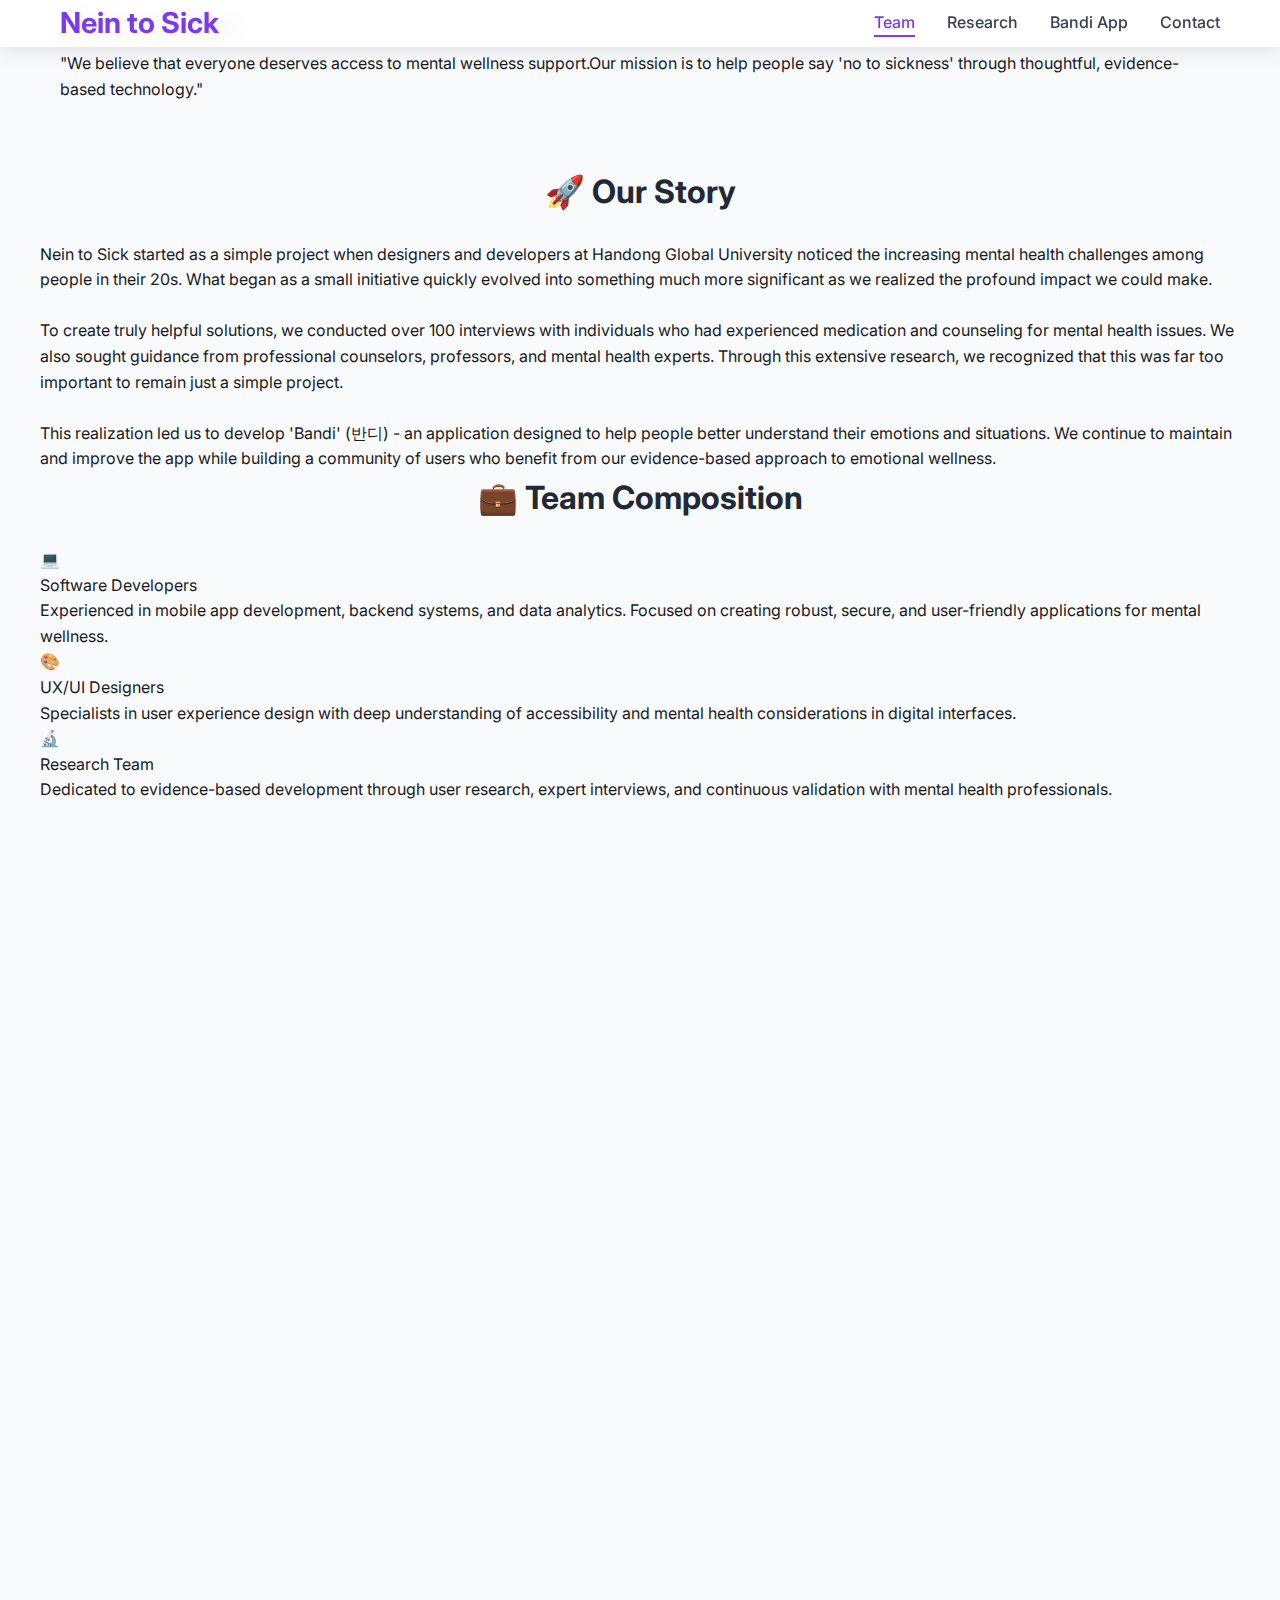
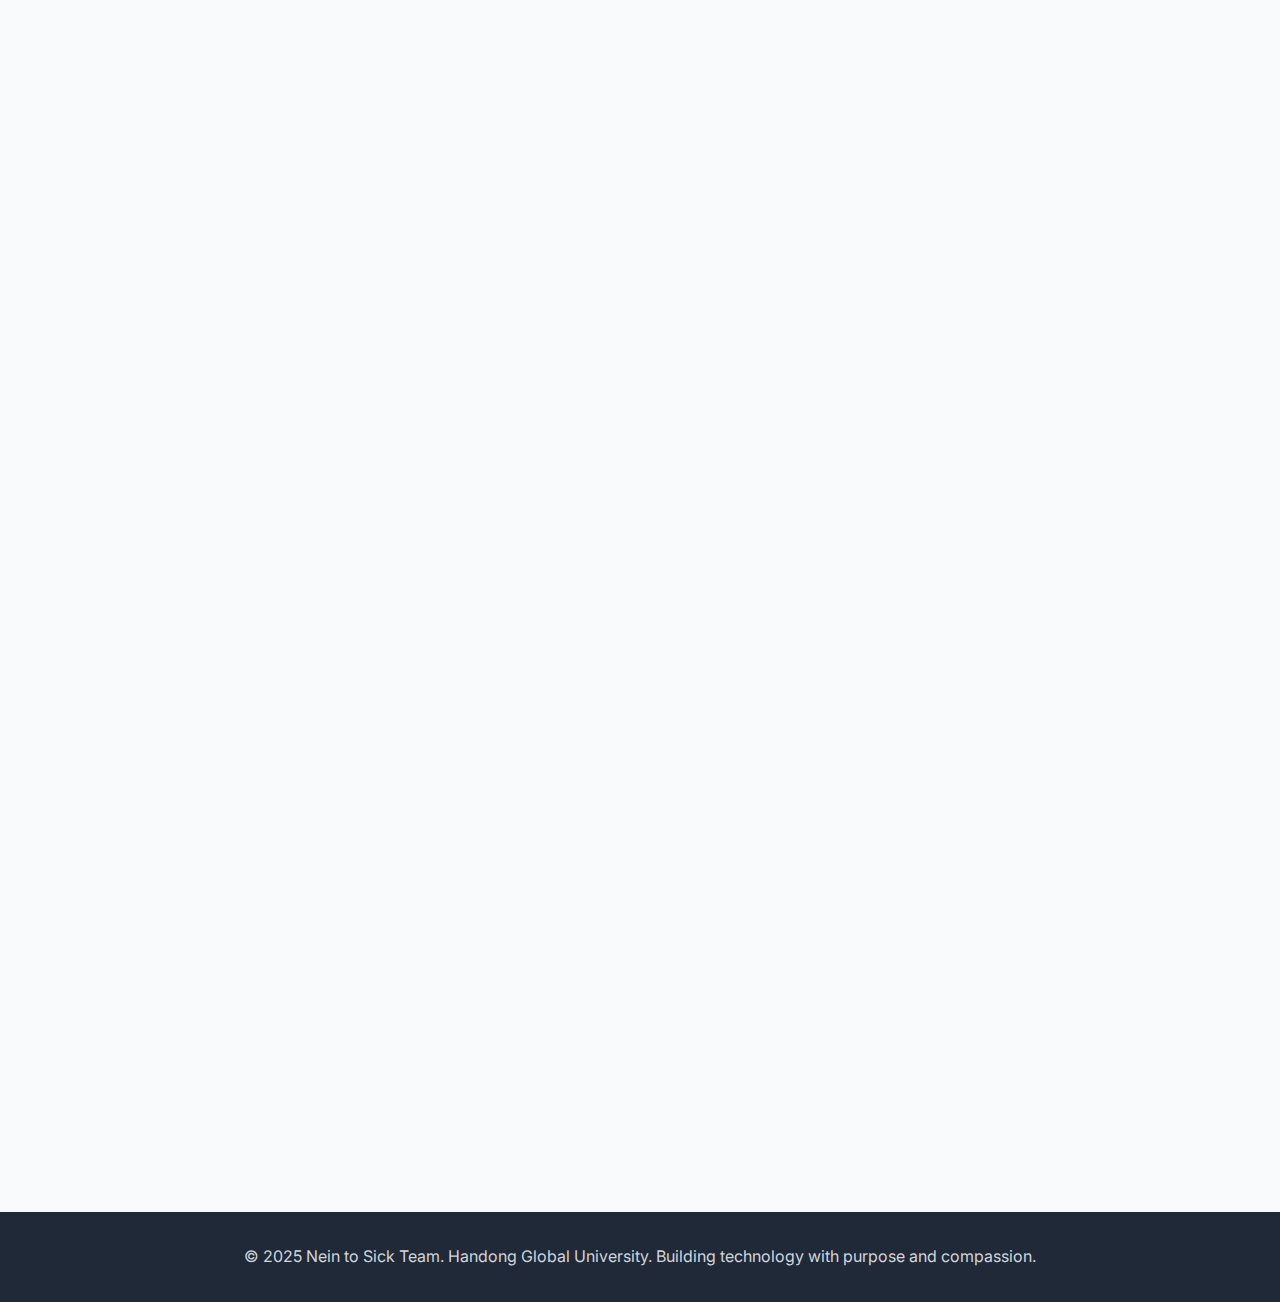
<file: team.html>
<!DOCTYPE html>
<html lang="en">
<head>
    <meta charset="UTF-8">
    <meta name="viewport" content="width=device-width, initial-scale=1.0">
    <meta name="description" content="Meet Nein to Sick - Mission-driven developers and designers from Handong Global University creating evidence-based mental wellness technology">
    <meta name="keywords" content="team, mental health technology, software developers, UX designers, Handong Global University, Korean startup">
    <meta name="author" content="Nein to Sick - Handong Global University">
    
    <title>Our Team | Nein to Sick</title>
    
    <link rel="preconnect" href="https://fonts.googleapis.com">
    <link rel="preconnect" href="https://fonts.gstatic.com" crossorigin>
    <link href="https://fonts.googleapis.com/css2?family=Inter:wght@300;400;500;600;700&display=swap" rel="stylesheet">
    <link rel="stylesheet" href="css/team.css">
</head>
<body>
    <header>
        <nav class="container">
            <a href="index.html" class="logo">Nein to Sick</a>
            <ul class="nav-links">
                <li><a href="team.html" class="active">Team</a></li>
                <li><a href="research-methodology.html">Research</a></li>
                <li><a href="bandi.html">Bandi App</a></li>
                <li><a href="contact.html">Contact</a></li>
            </ul>
        </nav>
    </header>

    <main>
        <section class="team-hero">
            <div class="container">
                <h1>Nein to Sick</h1>
                <p>"We believe that everyone deserves access to mental wellness support.Our mission is to help people say 'no to sickness' through thoughtful, evidence-based technology."</p>
            </div>
        </section>

        <div class="container main-content">
            <section class="content-section fade-in-up">
                <h2 class="section-title">
                    🚀 Our Story
                </h2>
                <div class="section-content">
                    <p>Nein to Sick started as a simple project when designers and developers at Handong Global University noticed the increasing mental health challenges among people in their 20s. What began as a small initiative quickly evolved into something much more significant as we realized the profound impact we could make.</p>
                    <br/>
                    <p>To create truly helpful solutions, we conducted over 100 interviews with individuals who had experienced medication and counseling for mental health issues. We also sought guidance from professional counselors, professors, and mental health experts. Through this extensive research, we recognized that this was far too important to remain just a simple project.</p>
                    <br/>
                    <p>This realization led us to develop 'Bandi' (반디) - an application designed to help people better understand their emotions and situations. We continue to maintain and improve the app while building a community of users who benefit from our evidence-based approach to emotional wellness.</p>
                </div>
            </section>

            <section class="content-section fade-in-up">
                <h2 class="section-title">
                    💼 Team Composition
                </h2>
                <div class="team-roles">
                    <div class="role-card">
                        <div class="role-icon">💻</div>
                        <div class="role-title">Software Developers</div>
                        <div class="role-description">Experienced in mobile app development, backend systems, and data analytics. Focused on creating robust, secure, and user-friendly applications for mental wellness.</div>
                    </div>
                    <div class="role-card">
                        <div class="role-icon">🎨</div>
                        <div class="role-title">UX/UI Designers</div>
                        <div class="role-description">Specialists in user experience design with deep understanding of accessibility and mental health considerations in digital interfaces.</div>
                    </div>
                    <div class="role-card">
                        <div class="role-icon">🔬</div>
                        <div class="role-title">Research Team</div>
                        <div class="role-description">Dedicated to evidence-based development through user research, expert interviews, and continuous validation with mental health professionals.</div>
                    </div>
                </div>
            </section>

            <section class="university-section fade-in-up">
                <div class="university-logo">🏛️</div>
                <h2 class="university-title">Handong Global University</h2>
                <div class="university-description">
                    Our journey began as a university club project at Handong Global University in Pohang, South Korea. What started as connections formed through campus activities has grown into a shared vision: helping people live healthy lives not just physically, but mentally and emotionally as well. Our Christian university environment has shaped our commitment to holistic wellness and serving others through meaningful technology.
                </div>
                <div class="team-photo-placeholder" style="margin-top: 2rem; width: 100%; max-width: 500px; height: 300px; background: linear-gradient(135deg, #7c3aed, #3730a3); border-radius: 15px; margin-left: auto; margin-right: auto; display: flex; align-items: center; justify-content: center; color: white; font-size: 1.1rem;">
                    📸 Handong University Campus<br>Photo Coming Soon
                </div>
            </section>

            <section class="content-section fade-in-up">
                <h2 class="section-title">
                    🌟 Our Values
                </h2>
                <div class="values-grid">
                    <div class="value-item">
                        <div class="value-icon">🎯</div>
                        <div class="value-title">Evidence-Based Approach</div>
                        <div class="value-description">Every decision is grounded in research and validated by mental health professionals</div>
                    </div>
                    <div class="value-item">
                        <div class="value-icon">💙</div>
                        <div class="value-title">Empathy-Driven Design</div>
                        <div class="value-description">Deep understanding of user needs through extensive interviews and lived experiences</div>
                    </div>
                    <div class="value-item">
                        <div class="value-icon">🌍</div>
                        <div class="value-title">Global Impact Vision</div>
                        <div class="value-description">Starting local but thinking global to serve mental wellness needs worldwide</div>
                    </div>
                    <div class="value-item">
                        <div class="value-icon">🔒</div>
                        <div class="value-title">Privacy & Safety First</div>
                        <div class="value-description">Uncompromising commitment to user privacy and psychological safety</div>
                    </div>
                    <div class="value-item">
                        <div class="value-icon">🤝</div>
                        <div class="value-title">Collaborative Spirit</div>
                        <div class="value-description">Working closely with mental health professionals and the global research community</div>
                    </div>
                    <div class="value-item">
                        <div class="value-icon">📈</div>
                        <div class="value-title">Continuous Improvement</div>
                        <div class="value-description">Iterative development based on user feedback and emerging best practices</div>
                    </div>
                </div>
            </section>

            <section class="content-section fade-in-up">
                <h2 class="section-title">
                    📅 Our Journey
                </h2>
                <div class="journey-timeline">
                    <div class="timeline-item">
                        <div class="timeline-date">Summer 2023</div>
                        <div class="timeline-content">
                            <div class="timeline-title">Team Formation</div>
                            <div class="timeline-description">University club members at Handong Global University unite around shared mission to address rising mental health challenges among young adults</div>
                        </div>
                    </div>
                    <div class="timeline-item">
                        <div class="timeline-date">Fall 2023</div>
                        <div class="timeline-content">
                            <div class="timeline-title">Research & Expert Consultation</div>
                            <div class="timeline-description">Conducted 100+ interviews with individuals who experienced mental health treatment, plus extensive consultation with professional counselors and professors</div>
                        </div>
                    </div>
                    <div class="timeline-item">
                        <div class="timeline-date">Winter 2024</div>
                        <div class="timeline-content">
                            <div class="timeline-title">MVP Development & User Testing</div>
                            <div class="timeline-description">Developed minimum viable product of Bandi app with continuous user testing and expert feedback integration</div>
                        </div>
                    </div>
                    <div class="timeline-item">
                        <div class="timeline-date">2024</div>
                        <div class="timeline-content">
                            <div class="timeline-title">Awards & Investment</div>
                            <div class="timeline-description">Received recognition through startup competitions and secured funding to scale our mental wellness technology</div>
                        </div>
                    </div>
                    <div class="timeline-item">
                        <div class="timeline-date">2025</div>
                        <div class="timeline-content">
                            <div class="timeline-title">Global Launch & Expert Networking</div>
                            <div class="timeline-description">Preparing for international release while actively building networks with mental health professionals worldwide</div>
                        </div>
                    </div>
                </div>
                
                <div class="team-photos-grid" style="display: grid; grid-template-columns: repeat(auto-fit, minmax(250px, 1fr)); gap: 1.5rem; margin-top: 3rem;">
                    <div class="team-photo-placeholder" style="height: 200px; background: linear-gradient(135deg, #667eea, #764ba2); border-radius: 15px; display: flex; align-items: center; justify-content: center; color: white; font-size: 1rem;">
                        📸 Team Formation<br>2023
                    </div>
                    <div class="team-photo-placeholder" style="height: 200px; background: linear-gradient(135deg, #fbbf24, #f59e0b); border-radius: 15px; display: flex; align-items: center; justify-content: center; color: white; font-size: 1rem;">
                        📸 Research Phase<br>2023-2024
                    </div>
                    <div class="team-photo-placeholder" style="height: 200px; background: linear-gradient(135deg, #10b981, #059669); border-radius: 15px; display: flex; align-items: center; justify-content: center; color: white; font-size: 1rem;">
                        📸 Development & Awards<br>2024
                    </div>
                </div>
            </section>

            <section class="collaboration-cta fade-in-up">
                <h2 class="cta-title">🤝 Connect with Mental Health Experts</h2>
                <p class="cta-description">
                    We're actively seeking to connect with more mental health professionals for consultation, research collaboration, and expert advice. 
                    If you're passionate about evidence-based mental wellness technology, we'd love to hear from you and explore opportunities to work together.
                </p>
                <a href="contact.html" class="btn btn-white">
                    💬 Get in Touch
                </a>
            </section>
        </div>
    </main>

    <footer>
        <div class="container">
            <div class="footer-content">
                <p>&copy; 2025 Nein to Sick Team. Handong Global University. Building technology with purpose and compassion.</p>
            </div>
        </div>
    </footer>

    <script>
        // Scroll animation
        const observerOptions = {
            threshold: 0.1,
            rootMargin: '0px 0px -50px 0px'
        };

        const observer = new IntersectionObserver((entries) => {
            entries.forEach(entry => {
                if (entry.isIntersecting) {
                    entry.target.style.opacity = '1';
                    entry.target.style.transform = 'translateY(0)';
                }
            });
        }, observerOptions);

        document.querySelectorAll('.fade-in-up').forEach(element => {
            element.style.opacity = '0';
            element.style.transform = 'translateY(30px)';
            element.style.transition = 'opacity 0.6s ease, transform 0.6s ease';
            observer.observe(element);
        });

        // Timeline animation
        document.querySelectorAll('.timeline-item').forEach((item, index) => {
            item.style.opacity = '0';
            item.style.transform = 'translateX(-30px)';
            item.style.transition = `opacity 0.6s ease ${index * 0.3}s, transform 0.6s ease ${index * 0.3}s`;
            observer.observe(item);
        });

        // Role cards hover effect
        document.querySelectorAll('.role-card').forEach(card => {
            card.addEventListener('mouseenter', () => {
                card.style.background = 'linear-gradient(135deg, #e0e7ff 0%, #c7d2fe 100%)';
            });
            
            card.addEventListener('mouseleave', () => {
                card.style.background = 'linear-gradient(135deg, #f8fafc 0%, #e2e8f0 100%)';
            });
        });

        // Team photos hover effect
        document.querySelectorAll('.team-photo-placeholder').forEach(photo => {
            photo.addEventListener('mouseenter', () => {
                photo.style.transform = 'scale(1.05)';
                photo.style.cursor = 'pointer';
            });
            
            photo.addEventListener('mouseleave', () => {
                photo.style.transform = 'scale(1)';
            });
        });
    </script>
</body>
</html>
</file>
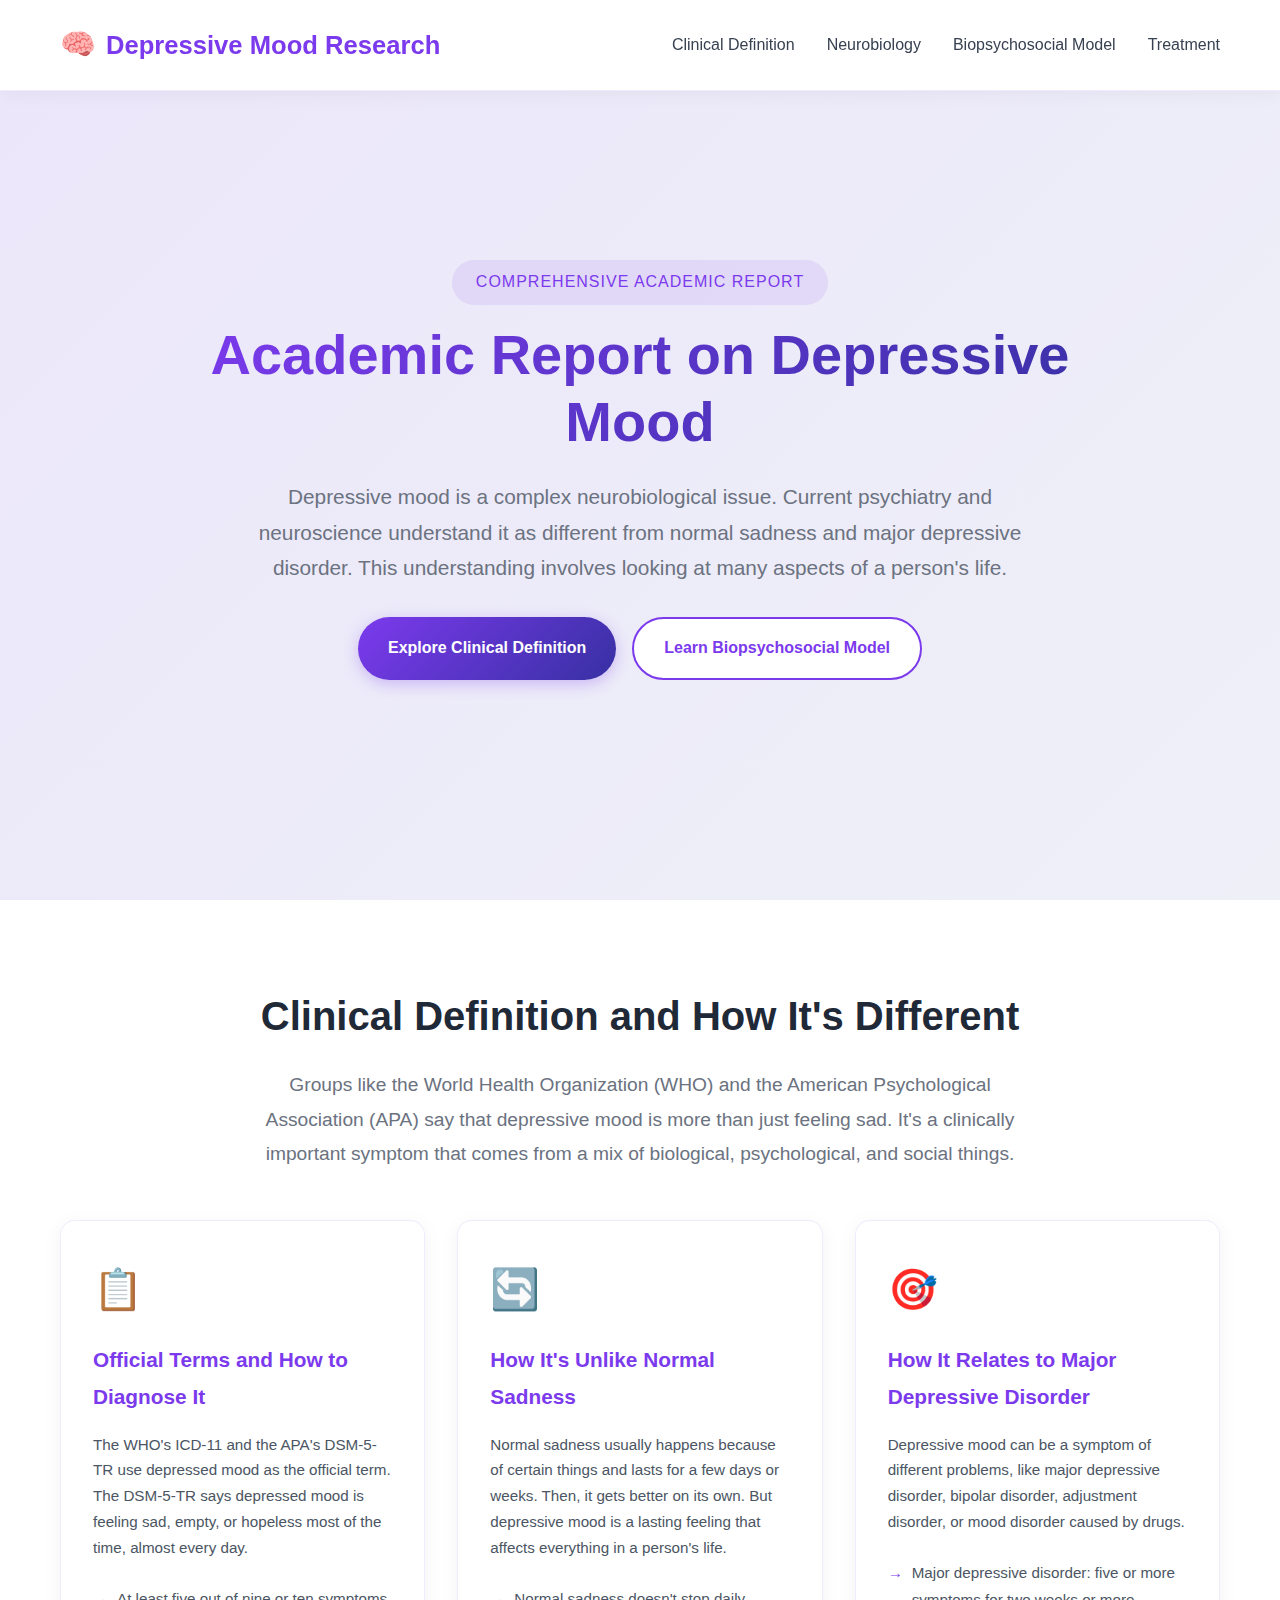
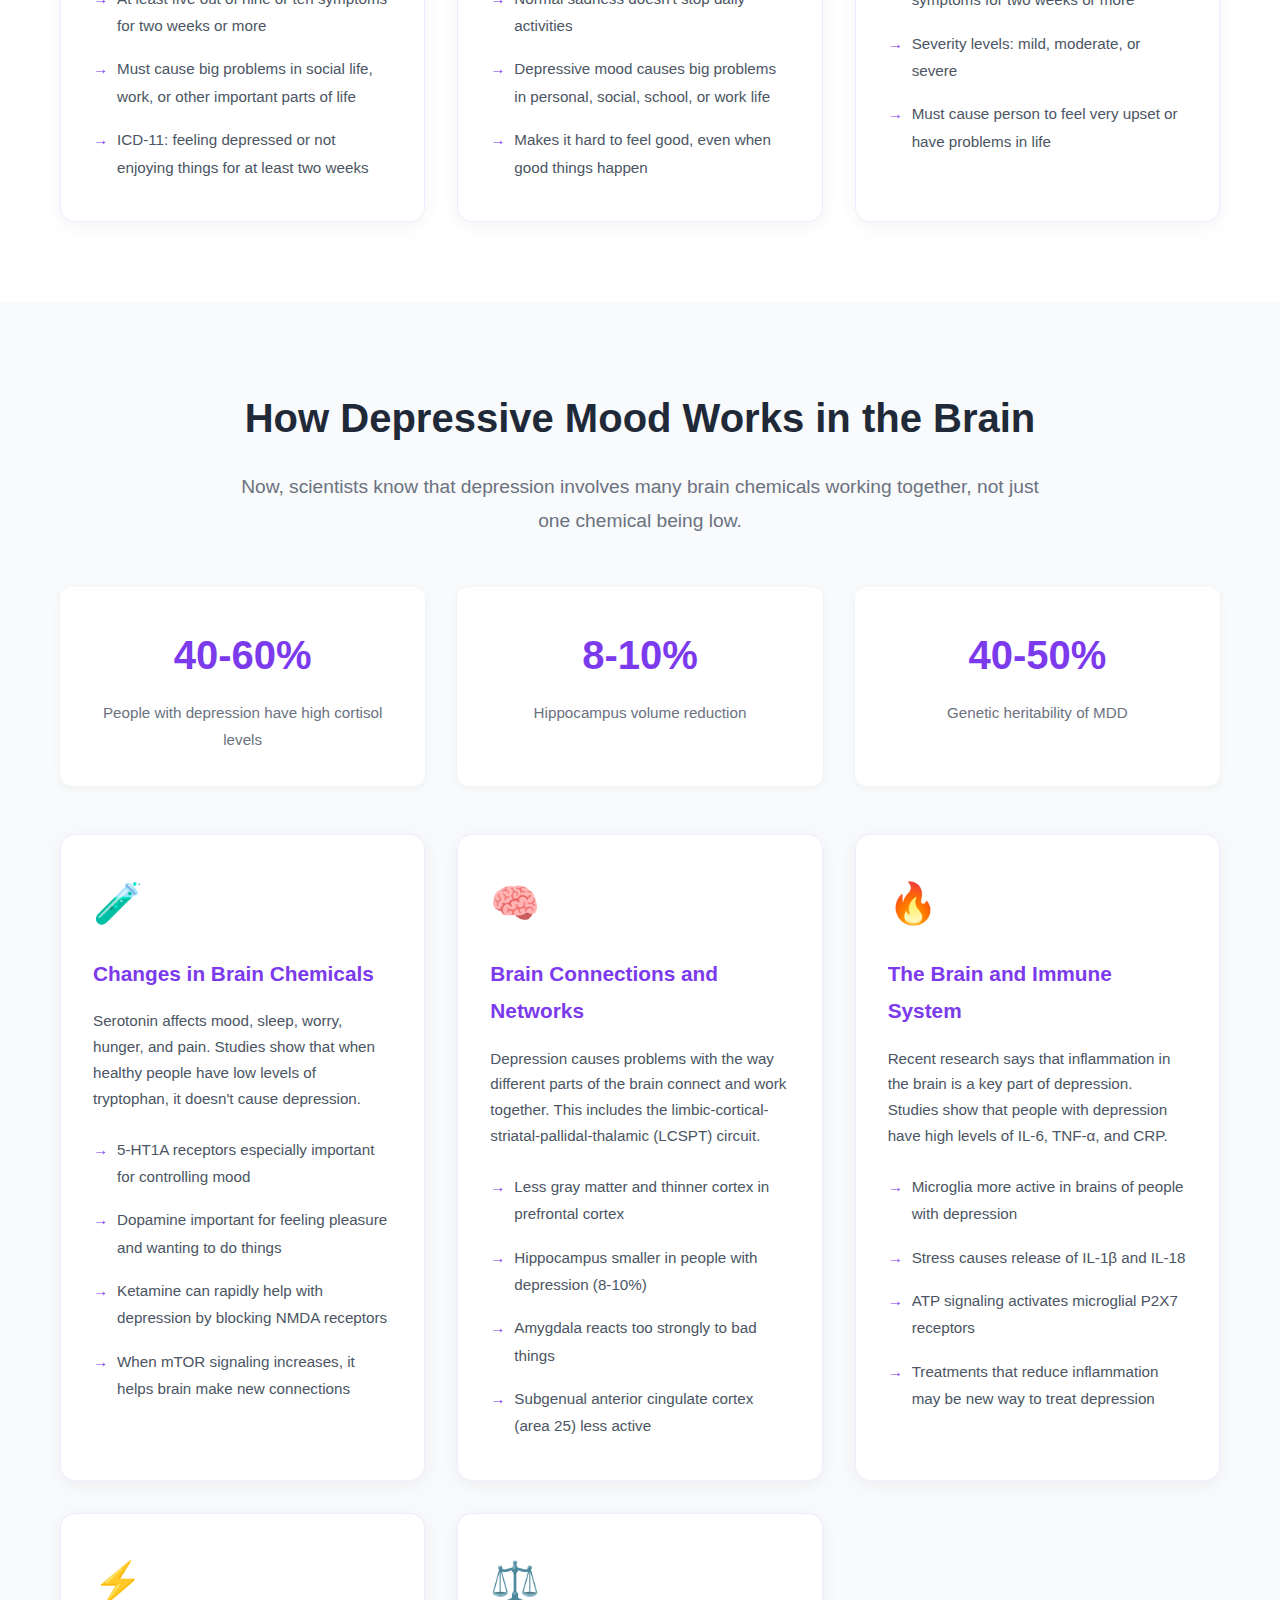
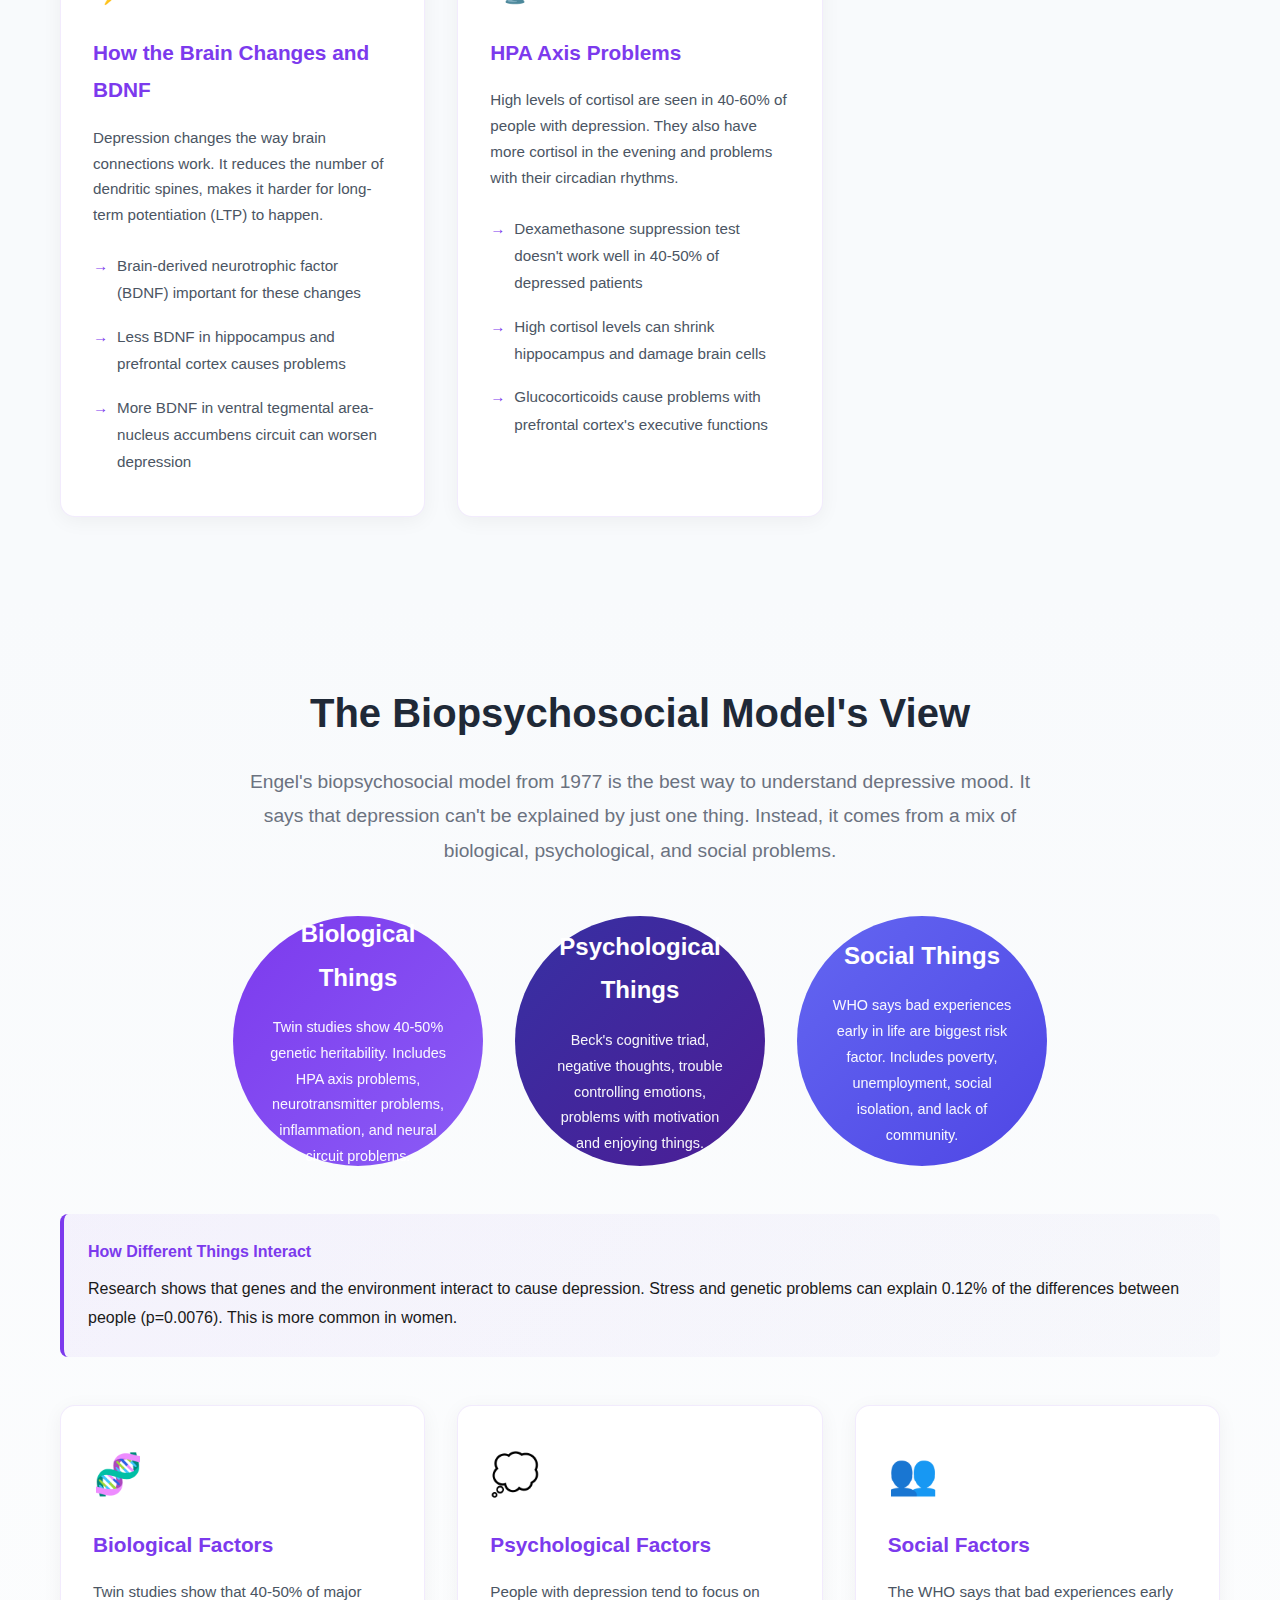
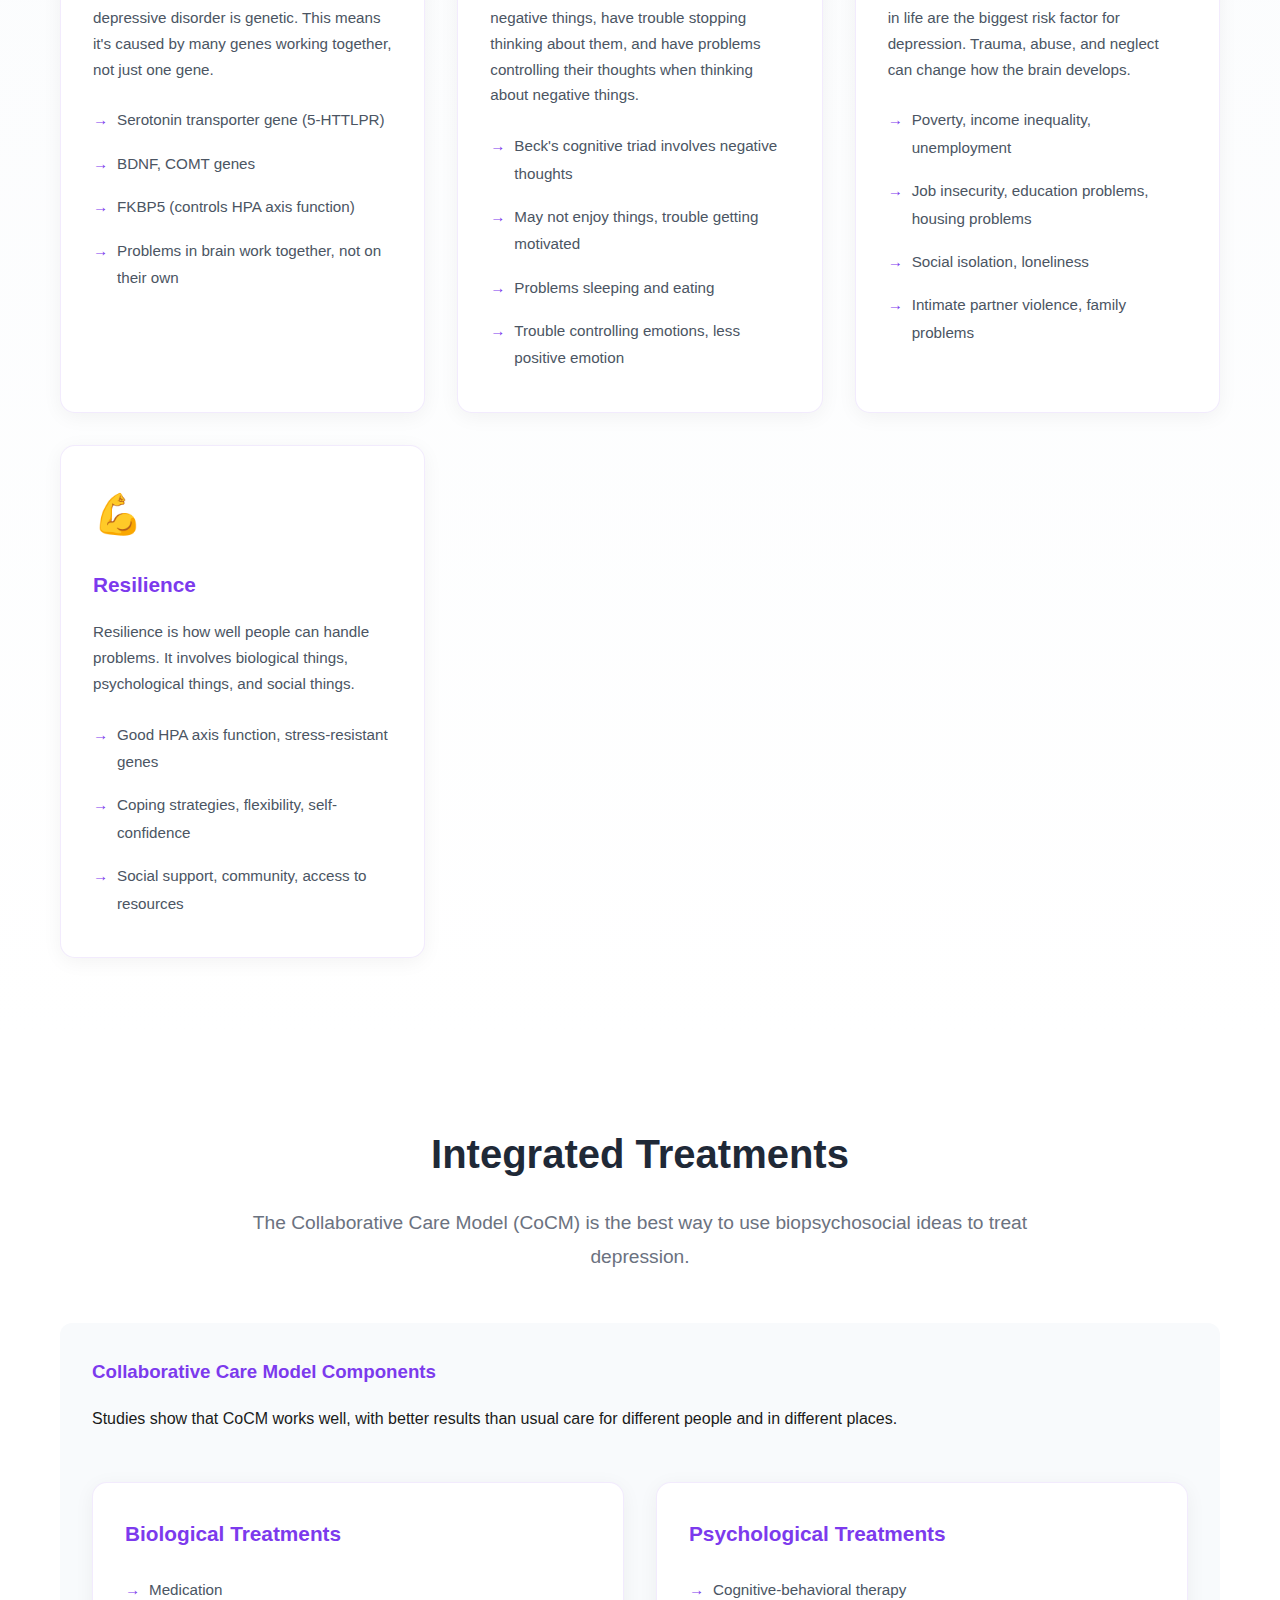
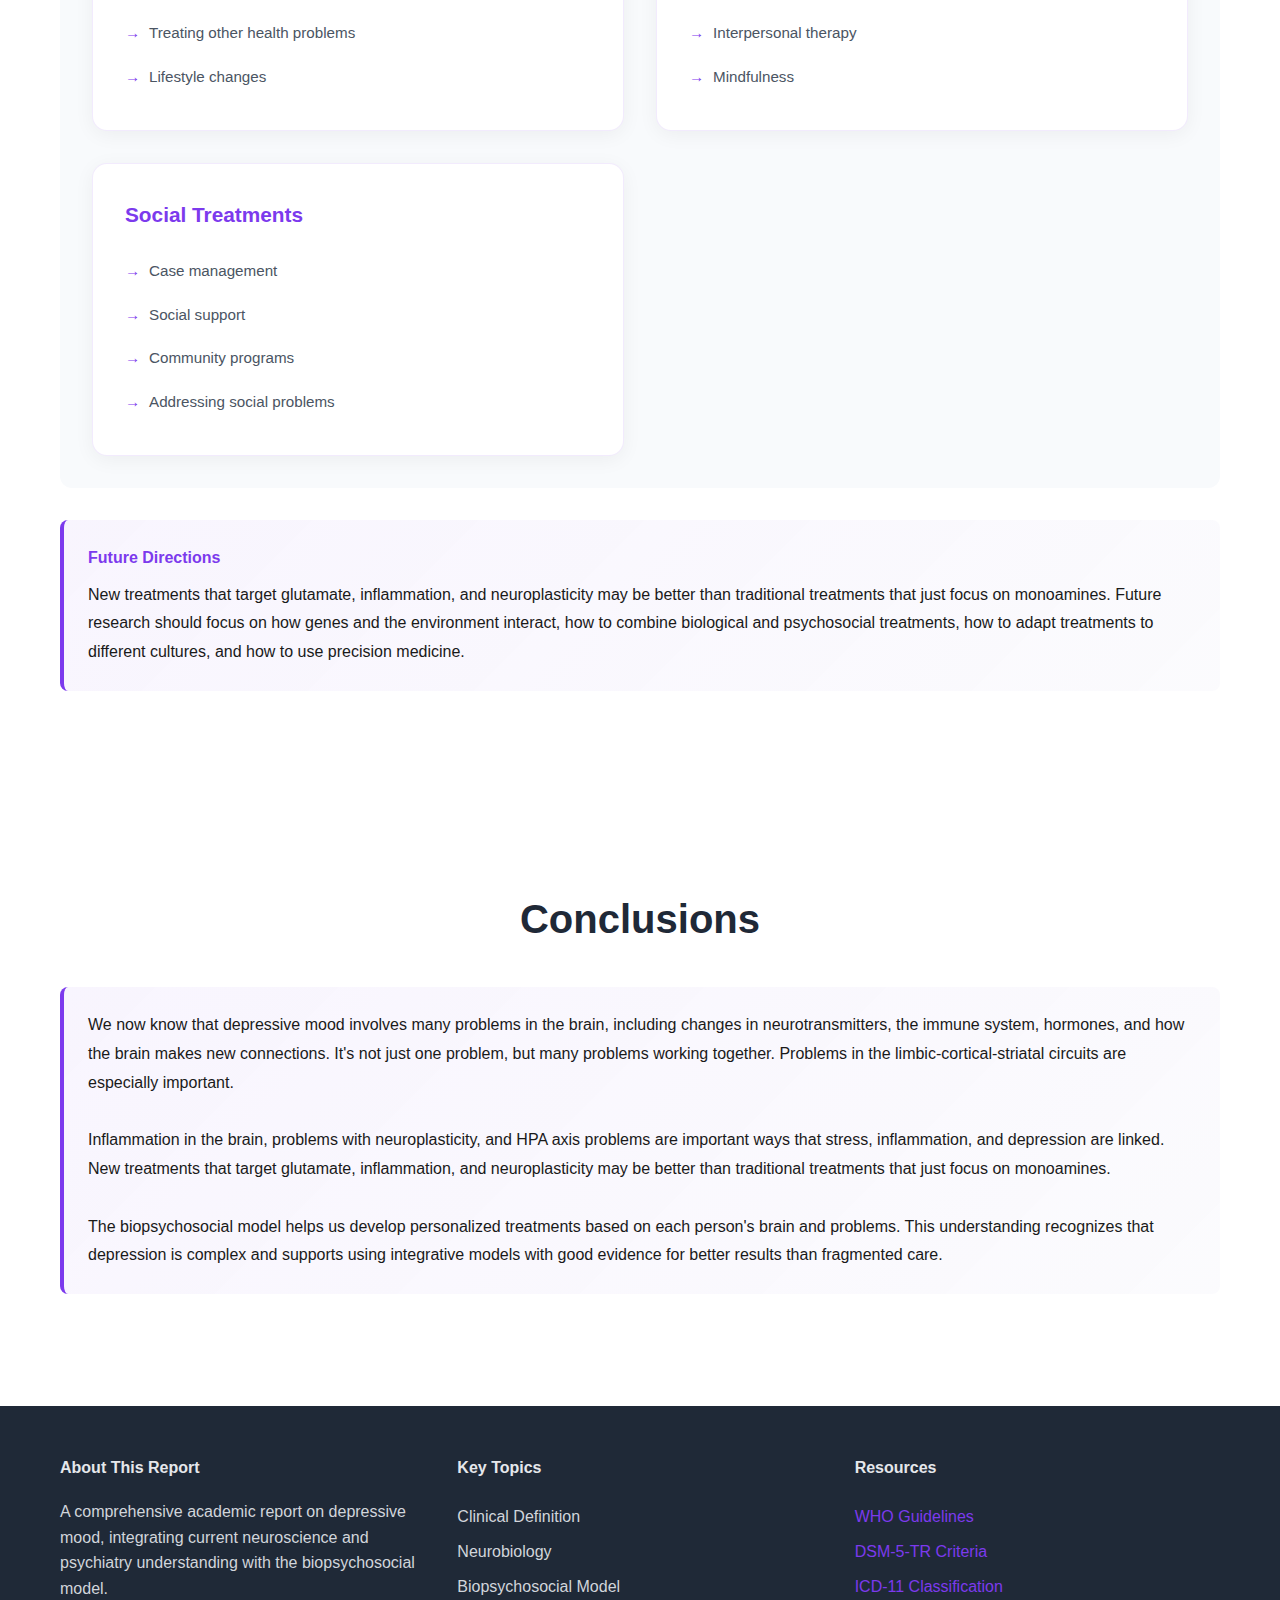
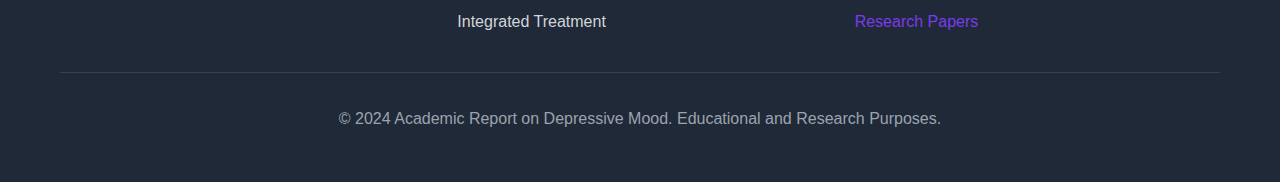
<file: test.html>
<!DOCTYPE html>
<html lang="en">
<head>
    <meta charset="UTF-8">
    <meta name="viewport" content="width=device-width, initial-scale=1.0">
    <title>Academic Report on Depressive Mood</title>
    <style>
        * {
            margin: 0;
            padding: 0;
            box-sizing: border-box;
        }

        body {
            font-family: 'Inter', -apple-system, BlinkMacSystemFont, 'Segoe UI', sans-serif;
            line-height: 1.8;
            color: #1a1a1a;
            background: #f8fafc;
        }

        .container {
            max-width: 1200px;
            margin: 0 auto;
            padding: 0 20px;
        }

        /* Header */
        header {
            background: rgba(255, 255, 255, 0.98);
            backdrop-filter: blur(10px);
            border-bottom: 1px solid rgba(124, 58, 237, 0.1);
            position: fixed;
            width: 100%;
            top: 0;
            z-index: 1000;
            box-shadow: 0 2px 20px rgba(0, 0, 0, 0.05);
        }

        nav {
            display: flex;
            justify-content: space-between;
            align-items: center;
            padding: 1.2rem 0;
        }

        .logo {
            font-size: 1.6rem;
            font-weight: 700;
            color: #7c3aed;
            text-decoration: none;
            display: flex;
            align-items: center;
            gap: 10px;
        }

        .logo::before {
            content: "🧠";
            font-size: 1.8rem;
        }

        .nav-links {
            display: flex;
            list-style: none;
            gap: 2rem;
        }

        .nav-links a {
            text-decoration: none;
            color: #374151;
            font-weight: 500;
            transition: color 0.3s ease;
            position: relative;
        }

        .nav-links a:hover {
            color: #7c3aed;
        }

        .nav-links a::after {
            content: '';
            position: absolute;
            width: 0;
            height: 2px;
            bottom: -5px;
            left: 0;
            background-color: #7c3aed;
            transition: width 0.3s ease;
        }

        .nav-links a:hover::after {
            width: 100%;
        }

        /* Hero Section */
        .hero {
            min-height: 100vh;
            display: flex;
            align-items: center;
            position: relative;
            margin-top: 0;
            background: linear-gradient(135deg, rgba(124, 58, 237, 0.1) 0%, rgba(55, 48, 163, 0.05) 100%);
            padding: 120px 0 80px;
        }

        .hero-content {
            text-align: center;
            max-width: 900px;
            margin: 0 auto;
        }

        .hero-subtitle {
            font-size: 1rem;
            font-weight: 500;
            color: #7c3aed;
            margin-bottom: 1rem;
            text-transform: uppercase;
            letter-spacing: 1px;
            background: rgba(124, 58, 237, 0.1);
            padding: 0.5rem 1.5rem;
            border-radius: 25px;
            display: inline-block;
        }

        .hero h1 {
            font-size: 3.5rem;
            font-weight: 700;
            margin-bottom: 1.5rem;
            background: linear-gradient(135deg, #7c3aed, #3730a3);
            -webkit-background-clip: text;
            -webkit-text-fill-color: transparent;
            background-clip: text;
            line-height: 1.2;
        }

        .subtitle {
            font-size: 1.3rem;
            margin-bottom: 2rem;
            line-height: 1.7;
            color: #6b7280;
            max-width: 800px;
            margin-left: auto;
            margin-right: auto;
        }

        .cta-buttons {
            display: flex;
            gap: 1rem;
            justify-content: center;
            flex-wrap: wrap;
            margin-top: 2rem;
        }

        .btn {
            padding: 15px 30px;
            border-radius: 50px;
            text-decoration: none;
            font-weight: 600;
            font-size: 1rem;
            transition: all 0.3s ease;
            display: inline-flex;
            align-items: center;
            gap: 10px;
        }

        .btn-primary {
            background: linear-gradient(135deg, #7c3aed, #3730a3);
            color: white;
            box-shadow: 0 4px 15px rgba(124, 58, 237, 0.3);
        }

        .btn-primary:hover {
            transform: translateY(-2px);
            box-shadow: 0 8px 25px rgba(124, 58, 237, 0.4);
        }

        .btn-secondary {
            background: white;
            color: #7c3aed;
            border: 2px solid #7c3aed;
        }

        .btn-secondary:hover {
            background: rgba(124, 58, 237, 0.05);
            transform: translateY(-2px);
        }

        /* Content Sections */
        .content-section {
            padding: 80px 0;
            background: white;
        }

        .content-section:nth-child(even) {
            background: #f8fafc;
        }

        .section-title {
            font-size: 2.5rem;
            font-weight: 700;
            text-align: center;
            margin-bottom: 1rem;
            color: #1f2937;
        }

        .section-subtitle {
            font-size: 1.2rem;
            text-align: center;
            color: #6b7280;
            margin-bottom: 3rem;
            max-width: 800px;
            margin-left: auto;
            margin-right: auto;
        }

        .content-grid {
            display: grid;
            grid-template-columns: repeat(auto-fit, minmax(350px, 1fr));
            gap: 2rem;
            margin-top: 3rem;
        }

        .content-card {
            background: white;
            padding: 2rem;
            border-radius: 15px;
            box-shadow: 0 4px 20px rgba(0, 0, 0, 0.05);
            transition: transform 0.3s ease;
            border: 1px solid rgba(124, 58, 237, 0.1);
        }

        .content-card:hover {
            transform: translateY(-5px);
            box-shadow: 0 8px 30px rgba(0, 0, 0, 0.08);
        }

        .card-icon {
            font-size: 2.5rem;
            margin-bottom: 1rem;
            display: block;
        }

        .content-card h3 {
            font-size: 1.3rem;
            font-weight: 600;
            margin-bottom: 1rem;
            color: #7c3aed;
        }

        .content-card p {
            color: #4b5563;
            line-height: 1.7;
            font-size: 0.95rem;
        }

        .content-card ul {
            list-style: none;
            padding: 0;
            margin-top: 1rem;
        }

        .content-card ul li {
            color: #4b5563;
            padding: 0.5rem 0;
            padding-left: 1.5rem;
            position: relative;
            font-size: 0.95rem;
        }

        .content-card ul li::before {
            content: "→";
            position: absolute;
            left: 0;
            color: #7c3aed;
        }

        /* Highlight Box */
        .highlight-box {
            background: linear-gradient(135deg, rgba(124, 58, 237, 0.05), rgba(55, 48, 163, 0.02));
            border-left: 4px solid #7c3aed;
            padding: 1.5rem;
            margin: 2rem 0;
            border-radius: 8px;
        }

        .highlight-box h4 {
            color: #7c3aed;
            margin-bottom: 0.5rem;
        }

        /* Statistics */
        .stat-grid {
            display: grid;
            grid-template-columns: repeat(auto-fit, minmax(200px, 1fr));
            gap: 2rem;
            margin: 3rem 0;
        }

        .stat-card {
            text-align: center;
            padding: 2rem;
            background: white;
            border-radius: 12px;
            box-shadow: 0 2px 10px rgba(0, 0, 0, 0.05);
        }

        .stat-number {
            font-size: 2.5rem;
            font-weight: 700;
            color: #7c3aed;
            margin-bottom: 0.5rem;
        }

        .stat-label {
            color: #6b7280;
            font-size: 0.95rem;
        }

        /* Biopsychosocial Model Section */
        .model-section {
            padding: 80px 0;
            background: linear-gradient(180deg, #f8fafc 0%, white 100%);
        }

        .model-diagram {
            display: flex;
            justify-content: center;
            gap: 2rem;
            flex-wrap: wrap;
            margin: 3rem 0;
        }

        .model-circle {
            width: 250px;
            height: 250px;
            border-radius: 50%;
            display: flex;
            flex-direction: column;
            align-items: center;
            justify-content: center;
            padding: 2rem;
            text-align: center;
            transition: transform 0.3s ease;
        }

        .model-circle:hover {
            transform: scale(1.05);
        }

        .biological {
            background: linear-gradient(135deg, #7c3aed, #8b5cf6);
            color: white;
        }

        .psychological {
            background: linear-gradient(135deg, #3730a3, #4c1d95);
            color: white;
        }

        .social {
            background: linear-gradient(135deg, #6366f1, #4f46e5);
            color: white;
        }

        .model-circle h3 {
            font-size: 1.5rem;
            margin-bottom: 1rem;
        }

        .model-circle p {
            font-size: 0.9rem;
            opacity: 0.95;
        }

        /* Treatment Section */
        .treatment-section {
            background: white;
            padding: 80px 0;
        }

        .treatment-approach {
            background: #f8fafc;
            padding: 2rem;
            border-radius: 12px;
            margin: 2rem 0;
        }

        .treatment-approach h3 {
            color: #7c3aed;
            margin-bottom: 1rem;
        }

        /* Footer */
        footer {
            background: #1f2937;
            color: white;
            padding: 3rem 0;
            margin-top: 0;
        }

        .footer-content {
            display: grid;
            grid-template-columns: repeat(auto-fit, minmax(250px, 1fr));
            gap: 2rem;
            margin-bottom: 2rem;
        }

        .footer-section h4 {
            margin-bottom: 1rem;
            color: #e5e7eb;
        }

        .footer-section p, .footer-section ul {
            color: #d1d5db;
            line-height: 1.6;
        }

        .footer-section ul {
            list-style: none;
            padding: 0;
        }

        .footer-section ul li {
            padding: 0.3rem 0;
        }

        .footer-section a {
            color: #7c3aed;
            text-decoration: none;
        }

        .footer-section a:hover {
            color: #8b5cf6;
        }

        .footer-bottom {
            text-align: center;
            padding-top: 2rem;
            border-top: 1px solid #374151;
            color: #9ca3af;
        }

        /* Responsive Design */
        @media (max-width: 768px) {
            .nav-links {
                display: none;
            }

            .hero h1 {
                font-size: 2.5rem;
            }

            .content-grid {
                grid-template-columns: 1fr;
            }

            .model-diagram {
                flex-direction: column;
                align-items: center;
            }

            .stat-grid {
                grid-template-columns: 1fr;
            }
        }

        /* Animations */
        @keyframes fadeInUp {
            from {
                opacity: 0;
                transform: translateY(30px);
            }
            to {
                opacity: 1;
                transform: translateY(0);
            }
        }

        .fade-in-up {
            animation: fadeInUp 0.8s ease-out;
        }

        /* Smooth Scroll */
        html {
            scroll-behavior: smooth;
        }
    </style>
</head>
<body>
    <!-- Header -->
    <header>
        <div class="container">
            <nav>
                <a href="#" class="logo">Depressive Mood Research</a>
                <ul class="nav-links">
                    <li><a href="#clinical">Clinical Definition</a></li>
                    <li><a href="#neurobiology">Neurobiology</a></li>
                    <li><a href="#biopsychosocial">Biopsychosocial Model</a></li>
                    <li><a href="#treatment">Treatment</a></li>
                </ul>
            </nav>
        </div>
    </header>

    <!-- Hero Section -->
    <section class="hero">
        <div class="container">
            <div class="hero-content fade-in-up">
                <span class="hero-subtitle">Comprehensive Academic Report</span>
                <h1>Academic Report on Depressive Mood</h1>
                <p class="subtitle">
                    Depressive mood is a complex neurobiological issue. Current psychiatry and neuroscience understand it as different from normal sadness and major depressive disorder. This understanding involves looking at many aspects of a person's life.
                </p>
                <div class="cta-buttons">
                    <a href="#clinical" class="btn btn-primary">Explore Clinical Definition</a>
                    <a href="#biopsychosocial" class="btn btn-secondary">Learn Biopsychosocial Model</a>
                </div>
            </div>
        </div>
    </section>

    <!-- Clinical Definition Section -->
    <section id="clinical" class="content-section">
        <div class="container">
            <h2 class="section-title">Clinical Definition and How It's Different</h2>
            <p class="section-subtitle">
                Groups like the World Health Organization (WHO) and the American Psychological Association (APA) say that depressive mood is more than just feeling sad. It's a clinically important symptom that comes from a mix of biological, psychological, and social things.
            </p>

            <div class="content-grid">
                <div class="content-card">
                    <span class="card-icon">📋</span>
                    <h3>Official Terms and How to Diagnose It</h3>
                    <p>The WHO's ICD-11 and the APA's DSM-5-TR use depressed mood as the official term. The DSM-5-TR says depressed mood is feeling sad, empty, or hopeless most of the time, almost every day.</p>
                    <ul>
                        <li>At least five out of nine or ten symptoms for two weeks or more</li>
                        <li>Must cause big problems in social life, work, or other important parts of life</li>
                        <li>ICD-11: feeling depressed or not enjoying things for at least two weeks</li>
                    </ul>
                </div>

                <div class="content-card">
                    <span class="card-icon">🔄</span>
                    <h3>How It's Unlike Normal Sadness</h3>
                    <p>Normal sadness usually happens because of certain things and lasts for a few days or weeks. Then, it gets better on its own. But depressive mood is a lasting feeling that affects everything in a person's life.</p>
                    <ul>
                        <li>Normal sadness doesn't stop daily activities</li>
                        <li>Depressive mood causes big problems in personal, social, school, or work life</li>
                        <li>Makes it hard to feel good, even when good things happen</li>
                    </ul>
                </div>

                <div class="content-card">
                    <span class="card-icon">🎯</span>
                    <h3>How It Relates to Major Depressive Disorder</h3>
                    <p>Depressive mood can be a symptom of different problems, like major depressive disorder, bipolar disorder, adjustment disorder, or mood disorder caused by drugs.</p>
                    <ul>
                        <li>Major depressive disorder: five or more symptoms for two weeks or more</li>
                        <li>Severity levels: mild, moderate, or severe</li>
                        <li>Must cause person to feel very upset or have problems in life</li>
                    </ul>
                </div>
            </div>
        </div>
    </section>

    <!-- Neurobiology Section -->
    <section id="neurobiology" class="content-section">
        <div class="container">
            <h2 class="section-title">How Depressive Mood Works in the Brain</h2>
            <p class="section-subtitle">
                Now, scientists know that depression involves many brain chemicals working together, not just one chemical being low.
            </p>

            <div class="stat-grid">
                <div class="stat-card">
                    <div class="stat-number">40-60%</div>
                    <div class="stat-label">People with depression have high cortisol levels</div>
                </div>
                <div class="stat-card">
                    <div class="stat-number">8-10%</div>
                    <div class="stat-label">Hippocampus volume reduction</div>
                </div>
                <div class="stat-card">
                    <div class="stat-number">40-50%</div>
                    <div class="stat-label">Genetic heritability of MDD</div>
                </div>
            </div>

            <div class="content-grid">
                <div class="content-card">
                    <span class="card-icon">🧪</span>
                    <h3>Changes in Brain Chemicals</h3>
                    <p>Serotonin affects mood, sleep, worry, hunger, and pain. Studies show that when healthy people have low levels of tryptophan, it doesn't cause depression.</p>
                    <ul>
                        <li>5-HT1A receptors especially important for controlling mood</li>
                        <li>Dopamine important for feeling pleasure and wanting to do things</li>
                        <li>Ketamine can rapidly help with depression by blocking NMDA receptors</li>
                        <li>When mTOR signaling increases, it helps brain make new connections</li>
                    </ul>
                </div>

                <div class="content-card">
                    <span class="card-icon">🧠</span>
                    <h3>Brain Connections and Networks</h3>
                    <p>Depression causes problems with the way different parts of the brain connect and work together. This includes the limbic-cortical-striatal-pallidal-thalamic (LCSPT) circuit.</p>
                    <ul>
                        <li>Less gray matter and thinner cortex in prefrontal cortex</li>
                        <li>Hippocampus smaller in people with depression (8-10%)</li>
                        <li>Amygdala reacts too strongly to bad things</li>
                        <li>Subgenual anterior cingulate cortex (area 25) less active</li>
                    </ul>
                </div>

                <div class="content-card">
                    <span class="card-icon">🔥</span>
                    <h3>The Brain and Immune System</h3>
                    <p>Recent research says that inflammation in the brain is a key part of depression. Studies show that people with depression have high levels of IL-6, TNF-α, and CRP.</p>
                    <ul>
                        <li>Microglia more active in brains of people with depression</li>
                        <li>Stress causes release of IL-1β and IL-18</li>
                        <li>ATP signaling activates microglial P2X7 receptors</li>
                        <li>Treatments that reduce inflammation may be new way to treat depression</li>
                    </ul>
                </div>

                <div class="content-card">
                    <span class="card-icon">⚡</span>
                    <h3>How the Brain Changes and BDNF</h3>
                    <p>Depression changes the way brain connections work. It reduces the number of dendritic spines, makes it harder for long-term potentiation (LTP) to happen.</p>
                    <ul>
                        <li>Brain-derived neurotrophic factor (BDNF) important for these changes</li>
                        <li>Less BDNF in hippocampus and prefrontal cortex causes problems</li>
                        <li>More BDNF in ventral tegmental area-nucleus accumbens circuit can worsen depression</li>
                    </ul>
                </div>

                <div class="content-card">
                    <span class="card-icon">⚖️</span>
                    <h3>HPA Axis Problems</h3>
                    <p>High levels of cortisol are seen in 40-60% of people with depression. They also have more cortisol in the evening and problems with their circadian rhythms.</p>
                    <ul>
                        <li>Dexamethasone suppression test doesn't work well in 40-50% of depressed patients</li>
                        <li>High cortisol levels can shrink hippocampus and damage brain cells</li>
                        <li>Glucocorticoids cause problems with prefrontal cortex's executive functions</li>
                    </ul>
                </div>
            </div>
        </div>
    </section>

    <!-- Biopsychosocial Model Section -->
    <section id="biopsychosocial" class="model-section">
        <div class="container">
            <h2 class="section-title">The Biopsychosocial Model's View</h2>
            <p class="section-subtitle">
                Engel's biopsychosocial model from 1977 is the best way to understand depressive mood. It says that depression can't be explained by just one thing. Instead, it comes from a mix of biological, psychological, and social problems.
            </p>

            <div class="model-diagram">
                <div class="model-circle biological">
                    <h3>Biological Things</h3>
                    <p>Twin studies show 40-50% genetic heritability. Includes HPA axis problems, neurotransmitter problems, inflammation, and neural circuit problems.</p>
                </div>
                <div class="model-circle psychological">
                    <h3>Psychological Things</h3>
                    <p>Beck's cognitive triad, negative thoughts, trouble controlling emotions, problems with motivation and enjoying things.</p>
                </div>
                <div class="model-circle social">
                    <h3>Social Things</h3>
                    <p>WHO says bad experiences early in life are biggest risk factor. Includes poverty, unemployment, social isolation, and lack of community.</p>
                </div>
            </div>

            <div class="highlight-box">
                <h4>How Different Things Interact</h4>
                <p>Research shows that genes and the environment interact to cause depression. Stress and genetic problems can explain 0.12% of the differences between people (p=0.0076). This is more common in women.</p>
            </div>

            <div class="content-grid">
                <div class="content-card">
                    <span class="card-icon">🧬</span>
                    <h3>Biological Factors</h3>
                    <p>Twin studies show that 40-50% of major depressive disorder is genetic. This means it's caused by many genes working together, not just one gene.</p>
                    <ul>
                        <li>Serotonin transporter gene (5-HTTLPR)</li>
                        <li>BDNF, COMT genes</li>
                        <li>FKBP5 (controls HPA axis function)</li>
                        <li>Problems in brain work together, not on their own</li>
                    </ul>
                </div>

                <div class="content-card">
                    <span class="card-icon">💭</span>
                    <h3>Psychological Factors</h3>
                    <p>People with depression tend to focus on negative things, have trouble stopping thinking about them, and have problems controlling their thoughts when thinking about negative things.</p>
                    <ul>
                        <li>Beck's cognitive triad involves negative thoughts</li>
                        <li>May not enjoy things, trouble getting motivated</li>
                        <li>Problems sleeping and eating</li>
                        <li>Trouble controlling emotions, less positive emotion</li>
                    </ul>
                </div>

                <div class="content-card">
                    <span class="card-icon">👥</span>
                    <h3>Social Factors</h3>
                    <p>The WHO says that bad experiences early in life are the biggest risk factor for depression. Trauma, abuse, and neglect can change how the brain develops.</p>
                    <ul>
                        <li>Poverty, income inequality, unemployment</li>
                        <li>Job insecurity, education problems, housing problems</li>
                        <li>Social isolation, loneliness</li>
                        <li>Intimate partner violence, family problems</li>
                    </ul>
                </div>

                <div class="content-card">
                    <span class="card-icon">💪</span>
                    <h3>Resilience</h3>
                    <p>Resilience is how well people can handle problems. It involves biological things, psychological things, and social things.</p>
                    <ul>
                        <li>Good HPA axis function, stress-resistant genes</li>
                        <li>Coping strategies, flexibility, self-confidence</li>
                        <li>Social support, community, access to resources</li>
                    </ul>
                </div>
            </div>
        </div>
    </section>

    <!-- Treatment Section -->
    <section id="treatment" class="treatment-section">
        <div class="container">
            <h2 class="section-title">Integrated Treatments</h2>
            <p class="section-subtitle">
                The Collaborative Care Model (CoCM) is the best way to use biopsychosocial ideas to treat depression.
            </p>

            <div class="treatment-approach">
                <h3>Collaborative Care Model Components</h3>
                <p>Studies show that CoCM works well, with better results than usual care for different people and in different places.</p>
                <div class="content-grid">
                    <div class="content-card">
                        <h3>Biological Treatments</h3>
                        <ul>
                            <li>Medication</li>
                            <li>Treating other health problems</li>
                            <li>Lifestyle changes</li>
                        </ul>
                    </div>
                    <div class="content-card">
                        <h3>Psychological Treatments</h3>
                        <ul>
                            <li>Cognitive-behavioral therapy</li>
                            <li>Interpersonal therapy</li>
                            <li>Mindfulness</li>
                        </ul>
                    </div>
                    <div class="content-card">
                        <h3>Social Treatments</h3>
                        <ul>
                            <li>Case management</li>
                            <li>Social support</li>
                            <li>Community programs</li>
                            <li>Addressing social problems</li>
                        </ul>
                    </div>
                </div>
            </div>

            <div class="highlight-box">
                <h4>Future Directions</h4>
                <p>New treatments that target glutamate, inflammation, and neuroplasticity may be better than traditional treatments that just focus on monoamines. Future research should focus on how genes and the environment interact, how to combine biological and psychosocial treatments, how to adapt treatments to different cultures, and how to use precision medicine.</p>
            </div>
        </div>
    </section>

    <!-- Conclusions Section -->
    <section class="content-section">
        <div class="container">
            <h2 class="section-title">Conclusions</h2>
            <div class="highlight-box">
                <p>We now know that depressive mood involves many problems in the brain, including changes in neurotransmitters, the immune system, hormones, and how the brain makes new connections. It's not just one problem, but many problems working together. Problems in the limbic-cortical-striatal circuits are especially important.</p>
                <br>
                <p>Inflammation in the brain, problems with neuroplasticity, and HPA axis problems are important ways that stress, inflammation, and depression are linked. New treatments that target glutamate, inflammation, and neuroplasticity may be better than traditional treatments that just focus on monoamines.</p>
                <br>
                <p>The biopsychosocial model helps us develop personalized treatments based on each person's brain and problems. This understanding recognizes that depression is complex and supports using integrative models with good evidence for better results than fragmented care.</p>
            </div>
        </div>
    </section>

    <!-- Footer -->
    <footer>
        <div class="container">
            <div class="footer-content">
                <div class="footer-section">
                    <h4>About This Report</h4>
                    <p>A comprehensive academic report on depressive mood, integrating current neuroscience and psychiatry understanding with the biopsychosocial model.</p>
                </div>
                <div class="footer-section">
                    <h4>Key Topics</h4>
                    <ul>
                        <li>Clinical Definition</li>
                        <li>Neurobiology</li>
                        <li>Biopsychosocial Model</li>
                        <li>Integrated Treatment</li>
                    </ul>
                </div>
                <div class="footer-section">
                    <h4>Resources</h4>
                    <ul>
                        <li><a href="#">WHO Guidelines</a></li>
                        <li><a href="#">DSM-5-TR Criteria</a></li>
                        <li><a href="#">ICD-11 Classification</a></li>
                        <li><a href="#">Research Papers</a></li>
                    </ul>
                </div>
            </div>
            <div class="footer-bottom">
                <p>&copy; 2024 Academic Report on Depressive Mood. Educational and Research Purposes.</p>
            </div>
        </div>
    </footer>

    <script>
        // Smooth scroll for navigation links
        document.querySelectorAll('a[href^="#"]').forEach(anchor => {
            anchor.addEventListener('click', function (e) {
                e.preventDefault();
                const target = document.querySelector(this.getAttribute('href'));
                if (target) {
                    target.scrollIntoView({
                        behavior: 'smooth',
                        block: 'start'
                    });
                }
            });
        });

        // Add animation on scroll
        const observerOptions = {
            threshold: 0.1,
            rootMargin: '0px 0px -50px 0px'
        };

        const observer = new IntersectionObserver(function(entries) {
            entries.forEach(entry => {
                if (entry.isIntersecting) {
                    entry.target.classList.add('fade-in-up');
                }
            });
        }, observerOptions);

        // Observe all cards and sections
        document.querySelectorAll('.content-card, .stat-card, .model-circle').forEach(el => {
            observer.observe(el);
        });

        // Mobile menu toggle (if needed)
        const mobileMenuBtn = document.createElement('button');
        mobileMenuBtn.innerHTML = '☰';
        mobileMenuBtn.style.cssText = 'display: none; background: none; border: none; font-size: 1.5rem; color: #7c3aed; cursor: pointer;';
        
        // Check if mobile
        function checkMobile() {
            if (window.innerWidth <= 768) {
                mobileMenuBtn.style.display = 'block';
                document.querySelector('nav').appendChild(mobileMenuBtn);
            } else {
                mobileMenuBtn.style.display = 'none';
            }
        }

        window.addEventListener('resize', checkMobile);
        checkMobile();

        // Progress indicator
        window.addEventListener('scroll', () => {
            const winScroll = document.body.scrollTop || document.documentElement.scrollTop;
            const height = document.documentElement.scrollHeight - document.documentElement.clientHeight;
            const scrolled = (winScroll / height) * 100;
            
            // Create progress bar if it doesn't exist
            let progressBar = document.getElementById('progressBar');
            if (!progressBar) {
                progressBar = document.createElement('div');
                progressBar.id = 'progressBar';
                progressBar.style.cssText = 'position: fixed; top: 0; left: 0; height: 3px; background: linear-gradient(90deg, #7c3aed, #3730a3); z-index: 10000; transition: width 0.3s;';
                document.body.appendChild(progressBar);
            }
            progressBar.style.width = scrolled + '%';
        });
    </script>
</body>
</html>
</file>
<file: css/index.css>
* {
    margin: 0;
    padding: 0;
    box-sizing: border-box;
}

body {
    font-family: 'Inter', -apple-system, BlinkMacSystemFont, sans-serif;
    line-height: 1.6;
    color: #1a1a1a;
}

.container {
    max-width: 1200px;
    margin: 0 auto;
    padding: 0 20px;
}

/* Header */
header {
    background: rgba(255, 255, 255, 0.95);
    backdrop-filter: blur(10px);
    border-bottom: 1px solid rgba(255, 255, 255, 0.2);
    position: fixed;
    width: 100%;
    top: 0;
    z-index: 1000;
    box-shadow: 0 4px 20px rgba(0, 0, 0, 0.1);
}

nav {
    display: flex;
    justify-content: space-between;
    align-items: center;
    padding: 1rem 0;
}

.logo {
    font-size: 1.8rem;
    font-weight: 700;
    color: #7c3aed;
    text-decoration: none;
    display: flex;
    align-items: center;
    gap: 10px;
}

.logo::before {
    content: "💜";
    font-size: 2rem;
}

.nav-links {
    display: flex;
    list-style: none;
    gap: 2rem;
}

.nav-links a {
    text-decoration: none;
    color: #374151;
    font-weight: 500;
    transition: color 0.3s ease;
    position: relative;
}

.nav-links a:hover {
    color: #7c3aed;
}

.nav-links a::after {
    content: '';
    position: absolute;
    width: 0;
    height: 2px;
    bottom: -5px;
    left: 0;
    background-color: #7c3aed;
    transition: width 0.3s ease;
}

.nav-links a:hover::after {
    width: 100%;
}

/* Hero Section with Photo Background */
.hero {
    min-height: 100vh;
    display: flex;
    align-items: center;
    position: relative;
    margin-top: 0;
    
    /* Background Image */
    background-image: linear-gradient(
        rgba(0, 0, 0, 0.4), 
        rgba(0, 0, 0, 0.4)
    ), url('../assets/images/teamphoto5.jpeg');

    /* Alternative background images you can use instead:
    
    // University campus/students studying
    background-image: linear-gradient(rgba(0, 0, 0, 0.4), rgba(0, 0, 0, 0.4)), url('https://images.unsplash.com/photo-1523050854058-8df90110c9f1?ixlib=rb-4.0.3&auto=format&fit=crop&w=2070&q=80');
    
    // Mental wellness/meditation
    background-image: linear-gradient(rgba(0, 0, 0, 0.4), rgba(0, 0, 0, 0.4)), url('https://images.unsplash.com/photo-1506905925346-21bda4d32df4?ixlib=rb-4.0.3&auto=format&fit=crop&w=2070&q=80');
    
    // Technology/research
    background-image: linear-gradient(rgba(0, 0, 0, 0.4), rgba(0, 0, 0, 0.4)), url('https://images.unsplash.com/photo-1551434678-e076c223a692?ixlib=rb-4.0.3&auto=format&fit=crop&w=2070&q=80');
    
    // Modern university campus
    background-image: linear-gradient(rgba(0, 0, 0, 0.4), rgba(0, 0, 0, 0.4)), url('https://images.unsplash.com/photo-1562774053-701939374585?ixlib=rb-4.0.3&auto=format&fit=crop&w=2086&q=80');
    */
    
    background-size: cover;
    background-position: center;
    background-attachment: fixed;
    color: white;
}

/* Parallax effect overlay */
.hero::before {
    content: '';
    position: absolute;
    top: 0;
    left: 0;
    right: 0;
    bottom: 0;
    background: linear-gradient(
        135deg, 
        rgba(124, 58, 237, 0.1) 0%, 
        rgba(55, 48, 163, 0.1) 100%
    );
    z-index: 1;
}

.hero-content {
    position: relative;
    z-index: 2;
    text-align: center;
    max-width: 800px;
    margin: 0 auto;
    padding: 2rem;
}

.hero-subtitle {
    font-size: 1rem;
    font-weight: 500;
    color: rgba(255, 255, 255, 0.9);
    margin-bottom: 1rem;
    text-transform: uppercase;
    letter-spacing: 1px;
    background: rgba(255, 255, 255, 0.1);
    padding: 0.5rem 1rem;
    border-radius: 25px;
    backdrop-filter: blur(10px);
    display: inline-block;
}

.hero h1 {
    font-size: 3.5rem;
    font-weight: 700;
    margin-bottom: 1.5rem;
    text-shadow: 2px 2px 4px rgba(0, 0, 0, 0.3);
    background: linear-gradient(45deg, #ffffff, #e0e7ff);
    -webkit-background-clip: text;
    -webkit-text-fill-color: transparent;
    background-clip: text;
}

.subtitle {
    font-size: 1.2rem;
    margin-bottom: 2rem;
    line-height: 1.7;
    color: rgba(255, 255, 255, 0.9);
    text-shadow: 1px 1px 2px rgba(0, 0, 0, 0.3);
}

.research-badge {
    display: inline-block;
    background: rgba(255, 255, 255, 0.15);
    color: white;
    padding: 0.8rem 1.5rem;
    border-radius: 30px;
    font-weight: 600;
    margin-bottom: 2rem;
    backdrop-filter: blur(15px);
    border: 1px solid rgba(255, 255, 255, 0.2);
    box-shadow: 0 4px 15px rgba(0, 0, 0, 0.1);
}

.cta-buttons {
    display: flex;
    gap: 1rem;
    justify-content: center;
    flex-wrap: wrap;
}

.btn {
    padding: 15px 30px;
    border-radius: 50px;
    text-decoration: none;
    font-weight: 600;
    font-size: 1.1rem;
    transition: all 0.3s ease;
    display: inline-flex;
    align-items: center;
    gap: 10px;
    min-width: 200px;
    justify-content: center;
    box-shadow: 0 4px 15px rgba(0, 0, 0, 0.2);
}

.btn-primary {
    background: linear-gradient(135deg, #7c3aed, #3730a3);
    color: white;
    box-shadow: 0 4px 15px rgba(124, 58, 237, 0.4);
}

.btn-primary:hover {
    transform: translateY(-2px);
    box-shadow: 0 8px 25px rgba(124, 58, 237, 0.5);
}

.btn-secondary {
    background: rgba(255, 255, 255, 0.9);
    color: #7c3aed;
    border: 2px solid rgba(255, 255, 255, 0.3);
    backdrop-filter: blur(10px);
}

.btn-secondary:hover {
    background: white;
    transform: translateY(-2px);
    box-shadow: 0 8px 25px rgba(255, 255, 255, 0.3);
}

/* Rest of the page styles */
.mission {
    padding: 5rem 0;
    background: #f8fafc;
}

.section-title {
    font-size: 2.5rem;
    font-weight: 700;
    text-align: center;
    margin-bottom: 1rem;
    color: #1f2937;
}

.section-subtitle {
    font-size: 1.2rem;
    text-align: center;
    color: #6b7280;
    margin-bottom: 3rem;
    max-width: 600px;
    margin-left: auto;
    margin-right: auto;
}

.mission-grid {
    display: grid;
    grid-template-columns: repeat(auto-fit, minmax(300px, 1fr));
    gap: 2rem;
    margin-top: 3rem;
}

.mission-card {
    background: white;
    padding: 2.5rem;
    border-radius: 15px;
    text-align: center;
    box-shadow: 0 4px 20px rgba(0, 0, 0, 0.05);
    transition: transform 0.3s ease;
}

.mission-card:hover {
    transform: translateY(-5px);
}

.mission-icon {
    font-size: 3rem;
    margin-bottom: 1.5rem;
}

.mission-card h3 {
    font-size: 1.3rem;
    font-weight: 600;
    margin-bottom: 1rem;
    color: #1f2937;
}

.mission-card p {
    color: #6b7280;
    line-height: 1.6;
}

/* Responsive Design */
@media (max-width: 768px) {
    .nav-links {
        display: none;
    }

    .hero {
        background-attachment: scroll;
    }

    .hero h1 {
        font-size: 2.5rem;
    }

    .hero-content {
        padding: 1rem;
    }

    .cta-buttons {
        flex-direction: column;
        align-items: center;
    }

    .btn {
        width: 100%;
        max-width: 300px;
    }
}

/* Animation */
@keyframes fadeInUp {
    from {
        opacity: 0;
        transform: translateY(30px);
    }
    to {
        opacity: 1;
        transform: translateY(0);
    }
}

.fade-in-up {
    animation: fadeInUp 0.8s ease-out;
}

/* Additional sections styling would go here */
.research-validation,
.bandi-showcase,
.university-section {
    padding: 4rem 0;
}

footer {
    background: #1f2937;
    color: white;
    padding: 3rem 0;
}

.footer-content {
    display: grid;
    grid-template-columns: repeat(auto-fit, minmax(250px, 1fr));
    gap: 2rem;
    margin-bottom: 2rem;
}

.footer-section h4 {
    margin-bottom: 1rem;
    color: #e5e7eb;
}

.footer-section p {
    color: #d1d5db;
    line-height: 1.6;
}

.footer-section a {
    color: #7c3aed;
    text-decoration: none;
}

.footer-bottom {
    text-align: center;
    padding-top: 2rem;
    border-top: 1px solid #374151;
    color: #9ca3af;
}
</file>
<file: css/contact.css>
* {
    margin: 0;
    padding: 0;
    box-sizing: border-box;
}

body {
    font-family: 'Inter', -apple-system, BlinkMacSystemFont, sans-serif;
    line-height: 1.6;
    color: #1a1a1a;
    background: #f8fafc;
}

.container {
    max-width: 1200px;
    margin: 0 auto;
    padding: 0 20px;
}

/* Header */
header {
    background: rgba(255, 255, 255, 0.95);
    backdrop-filter: blur(10px);
    border-bottom: 1px solid rgba(255, 255, 255, 0.2);
    position: fixed;
    width: 100%;
    top: 0;
    z-index: 1000;
    box-shadow: 0 4px 20px rgba(0, 0, 0, 0.1);
}

nav {
    display: flex;
    justify-content: space-between;
    align-items: center;
    padding: 1rem 0;
}

.logo {
    font-size: 1.8rem;
    font-weight: 700;
    color: #7c3aed;
    text-decoration: none;
    display: flex;
    align-items: center;
    gap: 10px;
}

.logo::before {
    content: "💜";
    font-size: 2rem;
}

.nav-links {
    display: flex;
    list-style: none;
    gap: 2rem;
}

.nav-links a {
    text-decoration: none;
    color: #374151;
    font-weight: 500;
    transition: color 0.3s ease;
    position: relative;
}

.nav-links a:hover, .nav-links a.active {
    color: #7c3aed;
}

.nav-links a::after {
    content: '';
    position: absolute;
    width: 0;
    height: 2px;
    bottom: -5px;
    left: 0;
    background-color: #7c3aed;
    transition: width 0.3s ease;
}

.nav-links a:hover::after, .nav-links a.active::after {
    width: 100%;
}

/* Hero Section */
.contact-hero {
    margin-top: 80px;
    padding: 4rem 0;
    background: linear-gradient(135deg, #7c3aed 0%, #3730a3 100%);
    color: white;
    text-align: center;
}

.contact-hero h1 {
    font-size: 3rem;
    font-weight: 700;
    margin-bottom: 1rem;
}

.contact-hero p {
    font-size: 1.2rem;
    opacity: 0.9;
    max-width: 600px;
    margin: 0 auto;
}

/* Main Content */
.main-content {
    padding: 4rem 0;
}

.content-section {
    background: white;
    border-radius: 20px;
    padding: 3rem;
    margin-bottom: 2rem;
    box-shadow: 0 4px 20px rgba(0, 0, 0, 0.05);
}

.section-title {
    font-size: 2rem;
    font-weight: 700;
    color: #1f2937;
    margin-bottom: 1.5rem;
    display: flex;
    align-items: center;
    gap: 15px;
}

/* Contact Options */
.contact-options {
    display: grid;
    grid-template-columns: repeat(auto-fit, minmax(300px, 1fr));
    gap: 2rem;
    margin: 3rem 0;
}

.contact-option {
    background: linear-gradient(135deg, #f8fafc 0%, #e2e8f0 100%);
    padding: 2.5rem;
    border-radius: 20px;
    text-align: center;
    transition: transform 0.3s ease, box-shadow 0.3s ease;
    border: 1px solid rgba(0, 0, 0, 0.05);
    position: relative;
    overflow: hidden;
}

.contact-option::before {
    content: '';
    position: absolute;
    top: 0;
    left: 0;
    right: 0;
    height: 4px;
    background: linear-gradient(90deg, #7c3aed, #3730a3);
}

.contact-option:hover {
    transform: translateY(-5px);
    box-shadow: 0 20px 40px rgba(0, 0, 0, 0.1);
}

.contact-icon {
    font-size: 3.5rem;
    margin-bottom: 1.5rem;
}

.contact-title {
    font-size: 1.5rem;
    font-weight: 600;
    margin-bottom: 1rem;
    color: #1f2937;
}

.contact-description {
    color: #6b7280;
    line-height: 1.6;
    margin-bottom: 1.5rem;
}

.contact-details {
    list-style: none;
    text-align: left;
}

.contact-details li {
    display: flex;
    align-items: center;
    gap: 10px;
    margin-bottom: 1rem;
    color: #374151;
    font-weight: 500;
}

.contact-cta {
    background: #7c3aed;
    color: white;
    padding: 12px 24px;
    border-radius: 50px;
    text-decoration: none;
    font-weight: 600;
    display: inline-flex;
    align-items: center;
    gap: 8px;
    transition: all 0.3s ease;
    margin-top: 1rem;
}

.contact-cta:hover {
    transform: translateY(-2px);
    box-shadow: 0 8px 25px rgba(124, 58, 237, 0.4);
}

/* Contact Form */
.contact-form-section {
    background: white;
    border-radius: 20px;
    padding: 3rem;
    margin: 3rem 0;
    box-shadow: 0 4px 20px rgba(0, 0, 0, 0.05);
}

.form-container {
    display: grid;
    grid-template-columns: 1fr 1fr;
    gap: 4rem;
    align-items: start;
}

.form-info h3 {
    font-size: 1.8rem;
    font-weight: 600;
    color: #1f2937;
    margin-bottom: 1rem;
}

.form-info p {
    color: #6b7280;
    line-height: 1.6;
    margin-bottom: 2rem;
}

.form-features {
    list-style: none;
}

.form-features li {
    display: flex;
    align-items: center;
    gap: 10px;
    margin-bottom: 1rem;
    color: #374151;
}

.form-features li::before {
    content: "✅";
    font-size: 1rem;
}

.contact-form {
    display: flex;
    flex-direction: column;
    gap: 1.5rem;
}

.form-row {
    display: grid;
    grid-template-columns: 1fr 1fr;
    gap: 1rem;
}

.form-group {
    display: flex;
    flex-direction: column;
}

.form-group label {
    font-weight: 500;
    color: #374151;
    margin-bottom: 0.5rem;
}

.form-group input,
.form-group select,
.form-group textarea {
    padding: 12px 16px;
    border: 2px solid #e5e7eb;
    border-radius: 10px;
    font-size: 1rem;
    transition: all 0.3s ease;
    font-family: inherit;
}

.form-group input:focus,
.form-group select:focus,
.form-group textarea:focus {
    outline: none;
    border-color: #7c3aed;
    box-shadow: 0 0 0 3px rgba(124, 58, 237, 0.1);
}

.form-group textarea {
    resize: vertical;
    min-height: 120px;
}

.form-group.full-width {
    grid-column: 1 / -1;
}

.submit-btn {
    background: #7c3aed;
    color: white;
    padding: 16px 32px;
    border: none;
    border-radius: 50px;
    font-size: 1rem;
    font-weight: 600;
    cursor: pointer;
    transition: all 0.3s ease;
    display: flex;
    align-items: center;
    justify-content: center;
    gap: 8px;
}

.submit-btn:hover {
    transform: translateY(-2px);
    box-shadow: 0 8px 25px rgba(124, 58, 237, 0.4);
}

.submit-btn:disabled {
    opacity: 0.6;
    cursor: not-allowed;
    transform: none;
}

/* Location Section */
.location-section {
    background: linear-gradient(135deg, #1e3a8a, #3730a3);
    color: white;
    border-radius: 20px;
    padding: 3rem;
    margin: 3rem 0;
}

.location-content {
    display: grid;
    grid-template-columns: 1fr 1fr;
    gap: 3rem;
    align-items: center;
}

.location-info h3 {
    font-size: 2rem;
    font-weight: 700;
    margin-bottom: 1.5rem;
}

.location-info p {
    font-size: 1.1rem;
    opacity: 0.9;
    line-height: 1.6;
    margin-bottom: 2rem;
}

.location-details {
    list-style: none;
}

.location-details li {
    display: flex;
    align-items: center;
    gap: 12px;
    margin-bottom: 1rem;
    font-size: 1.1rem;
}

.location-map {
    background: rgba(255, 255, 255, 0.1);
    border-radius: 15px;
    padding: 2rem;
    text-align: center;
    backdrop-filter: blur(10px);
    border: 1px solid rgba(255, 255, 255, 0.2);
}

.map-placeholder {
    font-size: 6rem;
    margin-bottom: 1rem;
    opacity: 0.8;
}

.map-title {
    font-size: 1.2rem;
    font-weight: 600;
    margin-bottom: 0.5rem;
}

.map-description {
    font-size: 0.9rem;
    opacity: 0.8;
}

/* FAQ Section */
.faq-section {
    background: #f8fafc;
    border-radius: 20px;
    padding: 3rem;
    margin: 3rem 0;
}

.faq-grid {
    display: grid;
    gap: 1.5rem;
    margin-top: 2rem;
}

.faq-item {
    background: white;
    padding: 2rem;
    border-radius: 15px;
    border-left: 4px solid #7c3aed;
    cursor: pointer;
    transition: all 0.3s ease;
}

.faq-item:hover {
    transform: translateX(5px);
    box-shadow: 0 4px 15px rgba(0, 0, 0, 0.1);
}

.faq-question {
    font-size: 1.2rem;
    font-weight: 600;
    color: #1f2937;
    margin-bottom: 1rem;
    display: flex;
    align-items: center;
    justify-content: space-between;
}

.faq-answer {
    color: #6b7280;
    line-height: 1.6;
    max-height: 0;
    overflow: hidden;
    transition: all 0.3s ease;
}

.faq-item.active .faq-answer {
    max-height: 200px;
    margin-bottom: 1rem;
}

.faq-toggle {
    background: #e0e7ff;
    color: #7c3aed;
    width: 24px;
    height: 24px;
    border-radius: 50%;
    display: flex;
    align-items: center;
    justify-content: center;
    font-weight: 700;
    transition: all 0.3s ease;
}

.faq-item.active .faq-toggle {
    background: #7c3aed;
    color: white;
    transform: rotate(45deg);
}

/* Response Time */
.response-section {
    background: linear-gradient(135deg, #059669, #047857);
    color: white;
    border-radius: 20px;
    padding: 3rem;
    text-align: center;
    margin: 3rem 0;
}

.response-grid {
    display: grid;
    grid-template-columns: repeat(auto-fit, minmax(200px, 1fr));
    gap: 2rem;
    margin-top: 2rem;
}

.response-item {
    background: rgba(255, 255, 255, 0.2);
    padding: 2rem;
    border-radius: 15px;
    backdrop-filter: blur(10px);
}

.response-icon {
    font-size: 3rem;
    margin-bottom: 1rem;
}

.response-time {
    font-size: 2rem;
    font-weight: 700;
    margin-bottom: 0.5rem;
}

.response-label {
    font-weight: 600;
    margin-bottom: 0.5rem;
}

.response-detail {
    font-size: 0.9rem;
    opacity: 0.9;
}

/* Footer */
footer {
    background: #1f2937;
    color: white;
    padding: 2rem 0;
    text-align: center;
    margin-top: 4rem;
}

.footer-content {
    color: #d1d5db;
}

/* Responsive Design */
@media (max-width: 768px) {
    .nav-links {
        display: none;
    }

    .contact-hero h1 {
        font-size: 2.2rem;
    }

    .content-section {
        padding: 2rem;
    }

    .contact-options {
        grid-template-columns: 1fr;
    }

    .form-container {
        grid-template-columns: 1fr;
        gap: 2rem;
    }

    .form-row {
        grid-template-columns: 1fr;
    }

    .location-content {
        grid-template-columns: 1fr;
    }
}

/* Animation */
@keyframes fadeInUp {
    from {
        opacity: 0;
        transform: translateY(30px);
    }
    to {
        opacity: 1;
        transform: translateY(0);
    }
}

.fade-in-up {
    animation: fadeInUp 0.8s ease-out;
}

@keyframes pulse {
    0%, 100% { transform: scale(1); }
    50% { transform: scale(1.05); }
}

.contact-option:hover .contact-icon {
    animation: pulse 1s ease-in-out;
}
</file>
<file: css/partnerships.css>
* {
    margin: 0;
    padding: 0;
    box-sizing: border-box;
}

body {
    font-family: 'Inter', -apple-system, BlinkMacSystemFont, sans-serif;
    line-height: 1.6;
    color: #1a1a1a;
    background: #f8fafc;
}

.container {
    max-width: 1200px;
    margin: 0 auto;
    padding: 0 20px;
}

/* Header */
header {
    background: rgba(255, 255, 255, 0.95);
    backdrop-filter: blur(10px);
    border-bottom: 1px solid rgba(255, 255, 255, 0.2);
    position: fixed;
    width: 100%;
    top: 0;
    z-index: 1000;
    box-shadow: 0 4px 20px rgba(0, 0, 0, 0.1);
}

nav {
    display: flex;
    justify-content: space-between;
    align-items: center;
    padding: 1rem 0;
}

.logo {
    font-size: 1.8rem;
    font-weight: 700;
    color: #7c3aed;
    text-decoration: none;
    display: flex;
    align-items: center;
    gap: 10px;
}

.logo::before {
    content: "💜";
    font-size: 2rem;
}

.nav-links {
    display: flex;
    list-style: none;
    gap: 2rem;
}

.nav-links a {
    text-decoration: none;
    color: #374151;
    font-weight: 500;
    transition: color 0.3s ease;
    position: relative;
}

.nav-links a:hover, .nav-links a.active {
    color: #7c3aed;
}

.nav-links a::after {
    content: '';
    position: absolute;
    width: 0;
    height: 2px;
    bottom: -5px;
    left: 0;
    background-color: #7c3aed;
    transition: width 0.3s ease;
}

.nav-links a:hover::after, .nav-links a.active::after {
    width: 100%;
}

/* Hero Section */
.partnerships-hero {
    margin-top: 80px;
    padding: 6rem 0;
    background: linear-gradient(135deg, #667eea 0%, #764ba2 100%);
    color: white;
    position: relative;
    overflow: hidden;
}

.partnerships-hero::before {
    content: '';
    position: absolute;
    top: 0;
    left: 0;
    right: 0;
    bottom: 0;
    background: url('data:image/svg+xml,<svg xmlns="http://www.w3.org/2000/svg" viewBox="0 0 100 100"><defs><pattern id="grid" width="10" height="10" patternUnits="userSpaceOnUse"><path d="M 10 0 L 0 0 0 10" fill="none" stroke="rgba(255,255,255,0.1)" stroke-width="0.5"/></pattern></defs><rect width="100" height="100" fill="url(%23grid)"/></svg>');
    opacity: 0.3;
}

.hero-content {
    position: relative;
    z-index: 1;
    text-align: center;
}

.partnerships-hero h1 {
    font-size: 3.5rem;
    font-weight: 700;
    margin-bottom: 1.5rem;
    background: linear-gradient(45deg, #ffffff, #e0e7ff);
    -webkit-background-clip: text;
    -webkit-text-fill-color: transparent;
    background-clip: text;
}

.partnerships-hero .subtitle {
    font-size: 1.3rem;
    font-weight: 300;
    margin-bottom: 3rem;
    opacity: 0.9;
    max-width: 700px;
    margin-left: auto;
    margin-right: auto;
}

.hero-stats {
    display: grid;
    grid-template-columns: repeat(auto-fit, minmax(200px, 1fr));
    gap: 2rem;
    max-width: 800px;
    margin: 0 auto;
}

.hero-stat {
    background: rgba(255, 255, 255, 0.1);
    padding: 1.5rem;
    border-radius: 15px;
    backdrop-filter: blur(10px);
    border: 1px solid rgba(255, 255, 255, 0.2);
}

.hero-stat-number {
    font-size: 2.5rem;
    font-weight: 700;
    color: #c4b5fd;
    display: block;
    margin-bottom: 0.5rem;
}

.hero-stat-label {
    font-size: 1rem;
    opacity: 0.9;
}

/* Main Content */
.main-content {
    padding: 4rem 0;
}

.content-section {
    background: white;
    border-radius: 20px;
    padding: 3rem;
    margin-bottom: 2rem;
    box-shadow: 0 4px 20px rgba(0, 0, 0, 0.05);
}

.section-title {
    font-size: 2rem;
    font-weight: 700;
    color: #1f2937;
    margin-bottom: 1.5rem;
    display: flex;
    align-items: center;
    gap: 15px;
}

.section-content {
    color: #6b7280;
    font-size: 1.1rem;
    line-height: 1.7;
}

/* Partnership Types */
.partnership-types {
    display: grid;
    grid-template-columns: repeat(auto-fit, minmax(350px, 1fr));
    gap: 2rem;
    margin: 3rem 0;
}

.partnership-card {
    background: linear-gradient(135deg, #f8fafc 0%, #e2e8f0 100%);
    padding: 2.5rem;
    border-radius: 20px;
    transition: transform 0.3s ease, box-shadow 0.3s ease;
    border: 1px solid rgba(0, 0, 0, 0.05);
    position: relative;
    overflow: hidden;
}

.partnership-card::before {
    content: '';
    position: absolute;
    top: 0;
    left: 0;
    right: 0;
    height: 4px;
    background: linear-gradient(90deg, #7c3aed, #3730a3);
}

.partnership-card:hover {
    transform: translateY(-5px);
    box-shadow: 0 20px 40px rgba(0, 0, 0, 0.1);
}

.partnership-icon {
    font-size: 3.5rem;
    margin-bottom: 1.5rem;
}

.partnership-title {
    font-size: 1.5rem;
    font-weight: 600;
    margin-bottom: 1rem;
    color: #1f2937;
}

.partnership-description {
    color: #6b7280;
    line-height: 1.6;
    margin-bottom: 1.5rem;
}

.partnership-benefits {
    list-style: none;
}

.partnership-benefits li {
    display: flex;
    align-items: center;
    gap: 10px;
    margin-bottom: 0.5rem;
    color: #374151;
    font-size: 0.95rem;
}

.partnership-benefits li::before {
    content: "✅";
    font-size: 1rem;
}

/* Collaboration Areas */
.collaboration-areas {
    background: linear-gradient(135deg, #1e3a8a, #3730a3);
    color: white;
    border-radius: 20px;
    padding: 3rem;
    margin: 3rem 0;
}

.areas-grid {
    display: grid;
    grid-template-columns: repeat(auto-fit, minmax(250px, 1fr));
    gap: 2rem;
    margin-top: 2rem;
}

.area-item {
    background: rgba(255, 255, 255, 0.1);
    padding: 2rem;
    border-radius: 15px;
    backdrop-filter: blur(10px);
    border: 1px solid rgba(255, 255, 255, 0.2);
    transition: transform 0.3s ease;
}

.area-item:hover {
    transform: scale(1.05);
}

.area-icon {
    font-size: 2.5rem;
    margin-bottom: 1rem;
}

.area-title {
    font-size: 1.2rem;
    font-weight: 600;
    margin-bottom: 1rem;
}

.area-description {
    font-size: 0.95rem;
    opacity: 0.9;
    line-height: 1.6;
}

/* Success Stories */
.success-stories {
    background: #f8fafc;
    border-radius: 20px;
    padding: 3rem;
    margin: 3rem 0;
}

.stories-grid {
    display: grid;
    grid-template-columns: repeat(auto-fit, minmax(300px, 1fr));
    gap: 2rem;
    margin-top: 2rem;
}

.story-card {
    background: white;
    padding: 2rem;
    border-radius: 15px;
    box-shadow: 0 4px 15px rgba(0, 0, 0, 0.05);
    border-left: 4px solid #7c3aed;
}

.story-institution {
    font-weight: 700;
    color: #7c3aed;
    margin-bottom: 0.5rem;
}

.story-title {
    font-size: 1.1rem;
    font-weight: 600;
    color: #1f2937;
    margin-bottom: 1rem;
}

.story-description {
    color: #6b7280;
    line-height: 1.6;
}

/* Application Process */
.application-process {
    background: linear-gradient(135deg, #fbbf24, #f59e0b);
    color: white;
    border-radius: 20px;
    padding: 3rem;
    text-align: center;
    margin: 3rem 0;
}

.process-steps {
    display: grid;
    grid-template-columns: repeat(auto-fit, minmax(200px, 1fr));
    gap: 2rem;
    margin-top: 2rem;
}

.process-step {
    background: rgba(255, 255, 255, 0.2);
    padding: 2rem;
    border-radius: 15px;
    backdrop-filter: blur(10px);
    position: relative;
}

.step-number {
    position: absolute;
    top: -15px;
    left: 50%;
    transform: translateX(-50%);
    background: white;
    color: #f59e0b;
    width: 30px;
    height: 30px;
    border-radius: 50%;
    display: flex;
    align-items: center;
    justify-content: center;
    font-weight: 700;
    font-size: 0.9rem;
}

.step-title {
    font-weight: 600;
    margin-bottom: 0.5rem;
    margin-top: 1rem;
}

.step-description {
    font-size: 0.9rem;
    opacity: 0.9;
}

/* Contact Form */
.contact-form-section {
    background: white;
    border-radius: 20px;
    padding: 3rem;
    margin: 3rem 0;
    box-shadow: 0 4px 20px rgba(0, 0, 0, 0.05);
}

.form-grid {
    display: grid;
    grid-template-columns: 1fr 1fr;
    gap: 3rem;
    align-items: start;
}

.form-info h3 {
    font-size: 1.5rem;
    font-weight: 600;
    color: #1f2937;
    margin-bottom: 1rem;
}

.form-info p {
    color: #6b7280;
    line-height: 1.6;
    margin-bottom: 2rem;
}

.contact-details {
    list-style: none;
}

.contact-details li {
    display: flex;
    align-items: center;
    gap: 10px;
    margin-bottom: 1rem;
    color: #374151;
}

.contact-form {
    display: flex;
    flex-direction: column;
    gap: 1rem;
}

.form-group {
    display: flex;
    flex-direction: column;
}

.form-group label {
    font-weight: 500;
    color: #374151;
    margin-bottom: 0.5rem;
}

.form-group input,
.form-group select,
.form-group textarea {
    padding: 12px;
    border: 2px solid #e5e7eb;
    border-radius: 10px;
    font-size: 1rem;
    transition: border-color 0.3s ease;
}

.form-group input:focus,
.form-group select:focus,
.form-group textarea:focus {
    outline: none;
    border-color: #7c3aed;
}

.form-group textarea {
    resize: vertical;
    min-height: 120px;
}

.btn {
    padding: 12px 30px;
    border-radius: 50px;
    text-decoration: none;
    font-weight: 600;
    transition: all 0.3s ease;
    display: inline-flex;
    align-items: center;
    justify-content: center;
    gap: 8px;
    border: none;
    cursor: pointer;
    font-size: 1rem;
}

.btn-primary {
    background: #7c3aed;
    color: white;
    box-shadow: 0 4px 15px rgba(124, 58, 237, 0.3);
}

.btn-primary:hover {
    transform: translateY(-2px);
    box-shadow: 0 8px 25px rgba(124, 58, 237, 0.4);
}

.btn-secondary {
    background: transparent;
    color: #7c3aed;
    border: 2px solid #7c3aed;
}

.btn-secondary:hover {
    background: #7c3aed;
    color: white;
}

/* Global Impact Vision */
.global-impact {
    background: linear-gradient(135deg, #059669, #047857);
    color: white;
    border-radius: 20px;
    padding: 3rem;
    text-align: center;
    margin: 3rem 0;
}

.impact-vision {
    max-width: 800px;
    margin: 0 auto;
}

.impact-vision h2 {
    font-size: 2.5rem;
    font-weight: 700;
    margin-bottom: 1.5rem;
}

.impact-vision p {
    font-size: 1.2rem;
    opacity: 0.9;
    line-height: 1.6;
    margin-bottom: 2rem;
}

.world-map {
    font-size: 8rem;
    margin: 2rem 0;
    opacity: 0.8;
}

/* Footer */
footer {
    background: #1f2937;
    color: white;
    padding: 2rem 0;
    text-align: center;
    margin-top: 4rem;
}

.footer-content {
    color: #d1d5db;
}

/* Responsive Design */
@media (max-width: 768px) {
    .nav-links {
        display: none;
    }

    .partnerships-hero h1 {
        font-size: 2.5rem;
    }

    .content-section {
        padding: 2rem;
    }

    .partnership-types {
        grid-template-columns: 1fr;
    }

    .form-grid {
        grid-template-columns: 1fr;
    }

    .hero-stats {
        grid-template-columns: repeat(2, 1fr);
    }
}

/* Animation */
@keyframes fadeInUp {
    from {
        opacity: 0;
        transform: translateY(30px);
    }
    to {
        opacity: 1;
        transform: translateY(0);
    }
}

.fade-in-up {
    animation: fadeInUp 0.8s ease-out;
}

@keyframes pulse {
    0%, 100% { transform: scale(1); }
    50% { transform: scale(1.05); }
}

.partnership-card:hover .partnership-icon {
    animation: pulse 1s ease-in-out;
}
</file>
<file: css/research-methodology.css>
* {
    margin: 0;
    padding: 0;
    box-sizing: border-box;
}

body {
    font-family: 'Inter', -apple-system, BlinkMacSystemFont, sans-serif;
    line-height: 1.6;
    color: #1a1a1a;
    background: #f8fafc;
}

.container {
    max-width: 1200px;
    margin: 0 auto;
    padding: 0 20px;
}

/* Header */
header {
    background: rgba(255, 255, 255, 0.95);
    backdrop-filter: blur(10px);
    border-bottom: 1px solid rgba(255, 255, 255, 0.2);
    position: fixed;
    width: 100%;
    top: 0;
    z-index: 1000;
    box-shadow: 0 4px 20px rgba(0, 0, 0, 0.1);
}

nav {
    display: flex;
    justify-content: space-between;
    align-items: center;
    padding: 1rem 0;
}

.logo {
    font-size: 1.8rem;
    font-weight: 700;
    color: #7c3aed;
    text-decoration: none;
    display: flex;
    align-items: center;
    gap: 10px;
}

.nav-links {
    display: flex;
    list-style: none;
    gap: 2rem;
}

.nav-links a {
    text-decoration: none;
    color: #374151;
    font-weight: 500;
    transition: color 0.3s ease;
    position: relative;
}

.nav-links a:hover, .nav-links a.active {
    color: #7c3aed;
}

.nav-links a::after {
    content: '';
    position: absolute;
    width: 0;
    height: 2px;
    bottom: -5px;
    left: 0;
    background-color: #7c3aed;
    transition: width 0.3s ease;
}

.nav-links a:hover::after, .nav-links a.active::after {
    width: 100%;
}

/* Hero Section with Photo Background */
.hero-section {
    min-height: 100vh;
    display: flex;
    align-items: center;
    position: relative;
    margin-top: 0;
    
    /* Background Image - Research/University focused */
    background-image: linear-gradient(
        rgba(0, 0, 0, 0.4), 
        rgba(0, 0, 0, 0.4)
    ), url('../assets/images/interveiws.png');
    
    background-size: cover;
    background-position: center;
    background-attachment: fixed;
    color: white;
}

/* Subtle overlay for better text readability */
.hero-section::before {
    content: '';
    position: absolute;
    top: 0;
    left: 0;
    right: 0;
    bottom: 0;
    background: linear-gradient(
        135deg, 
        rgba(124, 58, 237, 0.1) 0%, 
        rgba(55, 48, 163, 0.1) 100%
    );
    z-index: 1;
}

.hero-content {
    position: relative;
    z-index: 2;
    text-align: center;
    max-width: 800px;
    margin: 0 auto;
    padding: 2rem;
}

.hero-section h1 {
    font-size: 3.5rem;
    font-weight: 700;
    margin-bottom: 1.5rem;
    text-shadow: 2px 2px 4px rgba(0, 0, 0, 0.3);
    background: linear-gradient(45deg, #ffffff, #e0e7ff);
    -webkit-background-clip: text;
    -webkit-text-fill-color: transparent;
    background-clip: text;
}

.hero-subtitle {
    font-size: 1.3rem;
    opacity: 0.9;
    max-width: 800px;
    margin: 0 auto 3rem;
    line-height: 1.7;
    text-shadow: 1px 1px 2px rgba(0, 0, 0, 0.3);
}

.hero-stats {
    display: flex;
    justify-content: center;
    gap: 3rem;
    margin-top: 3rem;
    flex-wrap: wrap;
}

.hero-stat {
    text-align: center;
    background: rgba(255, 255, 255, 0.15);
    padding: 1.5rem;
    border-radius: 15px;
    backdrop-filter: blur(15px);
    border: 1px solid rgba(255, 255, 255, 0.2);
    box-shadow: 0 4px 15px rgba(0, 0, 0, 0.1);
    min-width: 150px;
    transition: transform 0.3s ease;
}

.hero-stat:hover {
    transform: translateY(-5px);
}

.hero-stat-number {
    font-size: 2.5rem;
    font-weight: 700;
    display: block;
    margin-bottom: 0.5rem;
    color: white;
}

.hero-stat-label {
    font-size: 0.9rem;
    opacity: 0.8;
    text-transform: uppercase;
    letter-spacing: 0.5px;
    color: rgba(255, 255, 255, 0.9);
}

/* Responsive Design */
@media (max-width: 768px) {
    .hero-section {
        background-attachment: scroll;
    }

    .hero-section h1 {
        font-size: 2.5rem;
    }

    .hero-stats {
        gap: 2rem;
    }

    .hero-content {
        padding: 1rem;
    }
}

/* Main Content */
.main-content {
    padding: 5rem 0;
}

.section {
    margin-bottom: 5rem;
}

.section-header {
    text-align: center;
    margin-bottom: 3rem;
}

.section-title {
    font-size: 2.5rem;
    font-weight: 700;
    color: #1f2937;
    margin-bottom: 1rem;
    display: flex;
    align-items: center;
    justify-content: center;
    gap: 15px;
}

.section-subtitle {
    font-size: 1.2rem;
    color: #6b7280;
    max-width: 600px;
    margin: 0 auto;
    line-height: 1.6;
}

.content-card {
    background: white;
    border-radius: 20px;
    padding: 3rem;
    box-shadow: 0 4px 20px rgba(0, 0, 0, 0.05);
    border: 1px solid rgba(0, 0, 0, 0.05);
    margin-bottom: 2rem;
    transition: transform 0.3s ease, box-shadow 0.3s ease;
}

.content-card:hover {
    transform: translateY(-5px);
    box-shadow: 0 20px 40px rgba(0, 0, 0, 0.1);
}

.content-text {
    font-size: 1.1rem;
    line-height: 1.8;
    color: #374151;
    margin-bottom: 1.5rem;
}

.content-text:last-child {
    margin-bottom: 0;
}

.highlight-text {
    background: linear-gradient(120deg, #e0e7ff 0%, #c7d2fe 100%);
    padding: 0.2em 0.4em;
    border-radius: 6px;
    font-weight: 600;
    color: #3730a3;
}

/* Research Process Grid */
.research-grid {
    display: grid;
    grid-template-columns: repeat(auto-fit, minmax(300px, 1fr));
    gap: 2rem;
    margin: 3rem 0;
}

.research-item {
    background: #f8fafc;
    padding: 2.5rem;
    border-radius: 15px;
    border-left: 4px solid #7c3aed;
    transition: transform 0.3s ease;
}

.research-item:hover {
    transform: translateX(5px);
}

.research-icon {
    font-size: 2.5rem;
    margin-bottom: 1rem;
}

.research-title {
    font-size: 1.3rem;
    font-weight: 600;
    color: #1f2937;
    margin-bottom: 1rem;
}

.research-description {
    color: #6b7280;
    line-height: 1.6;
}

/* Testimonial Section */
/* Testimonials Section with Background Image */
.testimonials {
    background: linear-gradient(
        rgba(119, 119, 119, 0.408), 
        rgba(133, 133, 133, 0.912)
    ), url('../assets/images/longtermtest.png');
    
    /* Alternative background images:
    
    // Happy students/testimonials
    background: linear-gradient(rgba(30, 58, 138, 0.8), rgba(55, 48, 163, 0.8)), url('https://images.unsplash.com/photo-1543269664-647b80d59c8b?ixlib=rb-4.0.3&auto=format&fit=crop&w=2070&q=80');
    
    // University students group
    background: linear-gradient(rgba(30, 58, 138, 0.8), rgba(55, 48, 163, 0.8)), url('https://images.unsplash.com/photo-1523240795612-9a054b0db644?ixlib=rb-4.0.3&auto=format&fit=crop&w=2070&q=80');
    
    // People with phones/technology
    background: linear-gradient(rgba(30, 58, 138, 0.8), rgba(55, 48, 163, 0.8)), url('https://images.unsplash.com/photo-1556742049-0cfed4f6a45d?ixlib=rb-4.0.3&auto=format&fit=crop&w=2340&q=80');
    */
    
    background-size: cover;
    background-position: center;
    color: white;
    border-radius: 20px;
    padding: 4rem;
    margin: 3rem 0;
    position: relative;
    overflow: hidden;
}

/* 기존 스타일은 그대로 유지 */
.testimonials::before {
    content: '"';
    font-size: 15rem;
    position: absolute;
    top: -2rem;
    left: 2rem;
    opacity: 0.1;
    font-family: serif;
    z-index: 1;
}

.testimonial-grid {
    position: relative;
    z-index: 2;
}

.testimonial-stats {
    position: relative;
    z-index: 2;
}

/* Awards Grid */
.awards-grid {
    display: grid;
    grid-template-columns: repeat(auto-fit, minmax(280px, 1fr));
    gap: 2rem;
    margin: 3rem 0;
}

.award-card {
    background: linear-gradient(135deg, #f8fafc 0%, #e2e8f0 100%);
    padding: 2rem;
    border-radius: 15px;
    text-align: center;
    border: 1px solid rgba(0, 0, 0, 0.05);
    transition: transform 0.3s ease, box-shadow 0.3s ease;
    position: relative;
    overflow: hidden;
}

.award-card::before {
    content: '';
    position: absolute;
    top: 0;
    left: 0;
    right: 0;
    height: 4px;
    background: linear-gradient(90deg, #fbbf24, #f59e0b);
}

.award-card:hover {
    transform: translateY(-5px);
    box-shadow: 0 15px 30px rgba(0, 0, 0, 0.1);
}

.award-icon {
    font-size: 2.5rem;
    margin-bottom: 1rem;
}

.award-title {
    font-size: 1.1rem;
    font-weight: 600;
    color: #1f2937;
    margin-bottom: 0.5rem;
}

.award-year {
    font-size: 0.9rem;
    color: #7c3aed;
    font-weight: 600;
}

/* Experts Section */
.experts-grid {
    display: grid;
    grid-template-columns: repeat(auto-fit, minmax(250px, 1fr));
    gap: 1.5rem;
    margin: 3rem 0;
}

.expert-item {
    background: white;
    padding: 1.5rem;
    border-radius: 12px;
    box-shadow: 0 2px 10px rgba(0, 0, 0, 0.05);
    border-left: 3px solid #7c3aed;
    transition: transform 0.3s ease;
}

.expert-item:hover {
    transform: translateX(3px);
}

.expert-role {
    font-weight: 600;
    color: #1f2937;
    margin-bottom: 0.3rem;
}

.expert-org {
    font-size: 0.9rem;
    color: #6b7280;
}

/* Partnership Section */
.partnership-section {
    background: linear-gradient(135deg, #e0e7ff, #c7d2fe);
    border-radius: 20px;
    padding: 4rem;
    text-align: center;
    margin: 4rem 0;
}

.partnership-grid {
    display: grid;
    grid-template-columns: repeat(auto-fit, minmax(250px, 1fr));
    gap: 2rem;
    margin: 3rem 0;
}

.partnership-item {
    background: white;
    padding: 2rem;
    border-radius: 15px;
    box-shadow: 0 4px 15px rgba(0, 0, 0, 0.05);
    transition: transform 0.3s ease;
}

.partnership-item:hover {
    transform: translateY(-3px);
}

.partnership-icon {
    font-size: 2rem;
    margin-bottom: 1rem;
    color: #7c3aed;
}

.partnership-title {
    font-size: 1.2rem;
    font-weight: 600;
    color: #1f2937;
    margin-bottom: 0.5rem;
}

.partnership-description {
    color: #6b7280;
    font-size: 0.95rem;
}

/* CTA Buttons */
.cta-section {
    text-align: center;
    margin: 4rem 0;
}

.cta-buttons {
    display: flex;
    gap: 1.5rem;
    justify-content: center;
    flex-wrap: wrap;
    margin-top: 2rem;
}

.btn {
    padding: 15px 30px;
    border-radius: 50px;
    text-decoration: none;
    font-weight: 600;
    font-size: 1.1rem;
    transition: all 0.3s ease;
    display: inline-flex;
    align-items: center;
    gap: 10px;
    min-width: 200px;
    justify-content: center;
}

.btn-primary {
    background: linear-gradient(135deg, #7c3aed, #3730a3);
    color: white;
    box-shadow: 0 4px 15px rgba(124, 58, 237, 0.3);
}

.btn-primary:hover {
    transform: translateY(-2px);
    box-shadow: 0 8px 25px rgba(124, 58, 237, 0.4);
}

.btn-secondary {
    background: white;
    color: #7c3aed;
    border: 2px solid #7c3aed;
    box-shadow: 0 4px 15px rgba(0, 0, 0, 0.1);
}

.btn-secondary:hover {
    background: #7c3aed;
    color: white;
    transform: translateY(-2px);
}

/* Footer */
footer {
    background: #1f2937;
    color: white;
    padding: 3rem 0;
    text-align: center;
    margin-top: 5rem;
}

.footer-content {
    color: #d1d5db;
    line-height: 1.6;
}

/* Responsive Design */
@media (max-width: 768px) {
    .nav-links {
        display: none;
    }

    .hero-section h1 {
        font-size: 2.5rem;
    }

    .hero-stats {
        gap: 2rem;
    }

    .section-title {
        font-size: 2rem;
        flex-direction: column;
        gap: 10px;
    }

    .content-card {
        padding: 2rem;
    }

    .research-grid,
    .awards-grid,
    .experts-grid {
        grid-template-columns: 1fr;
    }

    .testimonials {
        padding: 2.5rem;
    }

    .partnership-section {
        padding: 2.5rem;
    }

    .cta-buttons {
        flex-direction: column;
        align-items: center;
    }
}

/* Animation */
@keyframes fadeInUp {
    from {
        opacity: 0;
        transform: translateY(30px);
    }
    to {
        opacity: 1;
        transform: translateY(0);
    }
}

.fade-in-up {
    animation: fadeInUp 0.8s ease-out;
}

.stagger-1 { animation-delay: 0.1s; }
.stagger-2 { animation-delay: 0.2s; }
.stagger-3 { animation-delay: 0.3s; }
.stagger-4 { animation-delay: 0.4s; }

/* Accessibility */
@media (prefers-reduced-motion: reduce) {
    * {
        animation-duration: 0.01ms !important;
        animation-iteration-count: 1 !important;
        transition-duration: 0.01ms !important;
    }
}

/* Focus styles for accessibility */
.btn:focus,
.nav-links a:focus {
    outline: 2px solid #7c3aed;
    outline-offset: 2px;
}

/* App Store Links */
.app-store-section {
    background: #f8fafc;
    padding: 4rem 0;
    text-align: center;
}

.app-store-content h2 {
    font-size: 2.5rem;
    margin-bottom: 1rem;
    color: #1a202c;
}

.app-store-content p {
    font-size: 1.2rem;
    color: #4a5568;
    margin-bottom: 3rem;
    max-width: 600px;
    margin-left: auto;
    margin-right: auto;
}

.store-buttons {
    display: flex;
    justify-content: center;
    gap: 2rem;
    flex-wrap: wrap;
}

.store-button {
    display: inline-block;
    transition: transform 0.3s ease;
}

.store-button:hover {
    transform: translateY(-2px);
}

.store-button img {
    height: 60px;
    width: auto;
}
</file>
<file: css/team.css>
* {
    margin: 0;
    padding: 0;
    box-sizing: border-box;
}

body {
    font-family: 'Inter', -apple-system, BlinkMacSystemFont, sans-serif;
    line-height: 1.6;
    color: #1a1a1a;
    background: #f8fafc;
}

.container {
    max-width: 1200px;
    margin: 0 auto;
    padding: 0 20px;
}

/* Header */
header {
    background: rgba(255, 255, 255, 0.95);
    backdrop-filter: blur(10px);
    border-bottom: 1px solid rgba(255, 255, 255, 0.2);
    position: fixed;
    width: 100%;
    top: 0;
    z-index: 1000;
    box-shadow: 0 4px 20px rgba(0, 0, 0, 0.1);
}

nav {
    display: flex;
    justify-content: space-between;
    align-items: center;
    padding: 1rem 0;
}

.logo {
    font-size: 1.8rem;
    font-weight: 700;
    color: #7c3aed;
    text-decoration: none;
}

.nav-links {
    display: flex;
    list-style: none;
    gap: 2rem;
}

.nav-links a {
    text-decoration: none;
    color: #374151;
    font-weight: 500;
    transition: color 0.3s ease;
    position: relative;
}

.nav-links a:hover, .nav-links a.active {
    color: #7c3aed;
}

.nav-links a::after {
    content: '';
    position: absolute;
    width: 0;
    height: 2px;
    bottom: -5px;
    left: 0;
    background-color: #7c3aed;
    transition: width 0.3s ease;
}

.nav-links a:hover::after, .nav-links a.active::after {
    width: 100%;
}

/* Hero Section */
.hero {
    padding: 6rem 0 4rem;
    background: linear-gradient(135deg, #7c3aed 0%, #3730a3 100%);
    color: white;
    text-align: center;
}

.hero h1 {
    font-size: 3rem;
    font-weight: 700;
    margin-bottom: 1rem;
}

.hero p {
    font-size: 1.2rem;
    opacity: 0.9;
    max-width: 600px;
    margin: 0 auto;
}

/* Main Content */
.main-content {
    padding: 4rem 0;
}

.section {
    background: white;
    border-radius: 20px;
    padding: 3rem;
    margin-bottom: 2rem;
    box-shadow: 0 4px 20px rgba(0, 0, 0, 0.05);
}

.section-title {
    font-size: 2rem;
    font-weight: 700;
    color: #1f2937;
    margin-bottom: 1.5rem;
    text-align: center;
}

.section-subtitle {
    color: #6b7280;
    font-size: 1.1rem;
    text-align: center;
    margin-bottom: 2rem;
}

/* Story Section */
.story-section {
    position: relative;
    background-image: url("../assets/images/team/teamphoto2.png");
    background-size: cover;
    background-position: center;
    background-attachment: fixed;
    border-radius: 20px;
    margin-bottom: 2rem;
    overflow: hidden;
    min-height: 600px;
    display: flex;
    align-items: center;
    justify-content: center;
    
    /* Fallback gradient if image doesn't load */
    background: linear-gradient(135deg, rgba(124, 58, 237, 0.2), rgba(55, 48, 163, 0.15)), 
                url('../assets/images/team/teamphoto2.png') center/cover;
    background-blend-mode: multiply;
}

.story-overlay {
    position: absolute;
    top: 0;
    left: 0;
    right: 0;
    bottom: 0;
    background: linear-gradient(
        135deg, 
        rgba(255, 255, 255, 0.1) 0%, 
        rgba(85, 82, 136, 0.05) 50%,
        rgba(124, 58, 237, 0.1) 100%
    );
    display: flex;
    align-items: center;
    justify-content: center;
    padding: 3rem;
}

.story-container {
    position: relative;
    z-index: 2;
    text-align: center;
    max-width: 900px;
    color: white;
}

.story-section-title {
    font-size: 2.5rem;
    font-weight: 700;
    margin-bottom: 2rem;
    text-shadow: 2px 2px 4px rgba(0, 0, 0, 0.3);
    color: white;
}

.story-content {
    max-width: 800px;
    margin: 0 auto;
}

.story-content p {
    font-size: 1.15rem;
    line-height: 1.7;
    margin-bottom: 1.5rem;
    text-shadow: 1px 1px 2px rgba(0, 0, 0, 0.3);
}

.story-highlight {
    backdrop-filter: blur(3px);
    background: rgba(49, 86, 141, 0.15);
    padding: 2.5rem;
    border-radius: 20px;
    margin: 2.5rem 0;
    border: 1px solid rgba(255, 255, 255, 0.2);
    box-shadow: 0 8px 32px rgba(0, 0, 0, 0.1);
}

.story-highlight h3 {
    font-size: 1.5rem;
    font-weight: 600;
    margin-bottom: 1rem;
    color: white;
    text-shadow: 2px 2px 4px rgba(0, 0, 0, 0.3);
}

.story-highlight p {
    font-size: 1.2rem;
    line-height: 1.6;
    color: rgba(255, 255, 255, 0.95);
    margin-bottom: 0;
}

/* Responsive Design */
@media (max-width: 768px) {
    .story-section {
        min-height: 500px;
        background-attachment: scroll;
    }
    
    .story-overlay {
        padding: 2rem;
    }
    
    .story-section-title {
        font-size: 2rem;
    }
    
    .story-content p {
        font-size: 1rem;
    }
    
    .story-highlight {
        padding: 2rem;
        margin: 2rem 0;
    }
    
    .story-highlight h3 {
        font-size: 1.3rem;
    }
    
    .story-highlight p {
        font-size: 1.1rem;
    }
}

/* Animation enhancement */
.story-section.visible .story-container {
    opacity: 1;
    transform: translateY(0);
    transition: all 0.8s ease;
}

.story-section .story-container {
    opacity: 0;
    transform: translateY(30px);
}
/* Team Members - Updated for actual photos */
.team-grid {
    display: grid;
    grid-template-columns: repeat(2, 1fr);
    gap: 2rem;
    margin: 2rem 0;
}

.member-card {
    background: linear-gradient(135deg, #f8fafc 0%, #e2e8f0 100%);
    padding: 2rem;
    border-radius: 20px;
    border: 1px solid #e5e7eb;
    transition: all 0.3s ease;
    text-align: center;
}

.member-card:hover {
    transform: translateY(-5px);
    box-shadow: 0 15px 30px rgba(0, 0, 0, 0.1);
    background: linear-gradient(135deg, #e0e7ff 0%, #c7d2fe 100%);
    border-color: #7c3aed;
}

/* Updated photo styles for actual images */
.member-photo {
    width: 140px;
    height: 140px;
    border-radius: 50%;
    margin: 0 auto 1.5rem;
    overflow: hidden;
    box-shadow: 0 8px 25px rgba(124, 58, 237, 0.2);
    border: 4px solid white;
    background: #f3f4f6;
    position: relative;
}

.member-photo img {
    width: 100%;
    height: 100%;
    object-fit: cover;
    transition: transform 0.3s ease;
}

.member-card:hover .member-photo img {
    transform: scale(1.1);
}

/* Fallback emoji for missing images */
.member-photo .photo-placeholder {
    position: absolute;
    top: 0;
    left: 0;
    width: 100%;
    height: 100%;
    display: flex;
    align-items: center;
    justify-content: center;
    font-size: 3rem;
    background: linear-gradient(135deg, #7c3aed, #3730a3);
    color: white;
}

.member-photo img:not([src=""]) + .photo-placeholder {
    display: none;
}

.member-name {
    font-size: 1.4rem;
    font-weight: 700;
    color: #1f2937;
    margin-bottom: 0.5rem;
}

.member-role {
    color: #7c3aed;
    font-weight: 600;
    text-transform: uppercase;
    letter-spacing: 0.5px;
    font-size: 0.9rem;
    margin-bottom: 1rem;
}

.member-achievements {
    margin-bottom: 1.5rem;
}

.achievement {
    background: rgba(124, 58, 237, 0.08);
    padding: 0.5rem 0.75rem;
    border-radius: 8px;
    margin-bottom: 0.5rem;
    font-size: 0.85rem;
    color: #374151;
    text-align: left;
    border-left: 3px solid #7c3aed;
}

.achievement.highlight {
    background: rgba(239, 68, 68, 0.1);
    border-left-color: #ef4444;
    font-weight: 600;
}

.member-skills {
    display: flex;
    flex-wrap: wrap;
    gap: 0.5rem;
    justify-content: center;
}

.skill {
    background: rgba(124, 58, 237, 0.1);
    color: #7c3aed;
    padding: 0.3rem 0.8rem;
    border-radius: 15px;
    font-size: 0.8rem;
    font-weight: 600;
}

.skill.primary {
    background: #7c3aed;
    color: white;
}

/* Responsive Design */
@media (max-width: 768px) {
    .nav-links {
        display: none;
    }

    .hero h1 {
        font-size: 2.2rem;
    }

    .section {
        padding: 2rem;
    }

    .team-grid {
        grid-template-columns: 1fr;
    }

    .member-photo {
        width: 120px;
        height: 120px;
    }
}

/* Animation */
.fade-in {
    opacity: 0;
    transform: translateY(20px);
    transition: all 0.6s ease;
}

.fade-in.visible {
    opacity: 1;
    transform: translateY(0);
}

/* University Section */
.university-section {
    position: relative;
    background-image: url("../assets/images/team/hgu_building.jpg");
    background-size: cover;
    background-position: center;
    background-attachment: fixed;
    border-radius: 20px;
    margin: 2rem 0;
    overflow: hidden;
    min-height: 500px;
    display: flex;
    align-items: center;
    justify-content: center;
    
    /* 이미지가 없을 때의 fallback gradient */
    background: linear-gradient(135deg, rgba(30, 58, 138, 0.2), rgba(56, 48, 163, 0.15)), 
                url('../assets/images/team/hgu_building.jpg') center/cover;
    background-blend-mode: multiply;
}

.university-overlay {
    position: absolute;
    top: 0;
    left: 0;
    right: 0;
    bottom: 0;
    background: linear-gradient(
        135deg, 
        rgba(30, 58, 138, 0.0) 0%, 
        rgba(55, 48, 163, 0.1) 100%
    );
    display: flex;
    align-items: center;
    justify-content: center;
    padding: 3rem;
}

.university-content {
    position: relative;
    z-index: 2;
    text-align: center;
    max-width: 800px;
    color: white;
}

.university-logo {
    font-size: 4rem;
    margin-bottom: 1rem;
    filter: drop-shadow(0 4px 6px rgba(0, 0, 0, 0.3));
}

.university-title {
    font-size: 2.5rem;
    font-weight: 700;
    margin-bottom: 1.5rem;
    text-shadow: 2px 2px 4px rgba(0, 0, 0, 0.3);
}

.university-description {
    font-size: 1.15rem;
    line-height: 1.7;
    max-width: 700px;
    margin: 0 auto;
    text-shadow: 1px 1px 2px rgba(0, 0, 0, 0.3);
    backdrop-filter: blur(5px);
    background: rgba(255, 255, 255, 0.1);
    padding: 2rem;
    border-radius: 15px;
    border: 1px solid rgba(255, 255, 255, 0.2);
}

/* Values Section */
.values-grid {
    display: grid;
    grid-template-columns: repeat(auto-fit, minmax(280px, 1fr));
    gap: 1.5rem;
    margin: 2rem 0;
}

.value-card {
    background: #f8fafc;
    padding: 1.5rem;
    border-radius: 15px;
    border-left: 4px solid #7c3aed;
    transition: transform 0.3s ease;
}

.value-card:hover {
    transform: translateX(5px);
}

.value-icon {
    font-size: 2rem;
    margin-bottom: 0.5rem;
}

.value-title {
    font-weight: 600;
    color: #1f2937;
    margin-bottom: 0.5rem;
}

.value-description {
    color: #6b7280;
    font-size: 0.95rem;
}

/* Journey Timeline */

/* Journey Cards - Compact Layout */
.journey-cards {
    margin: 2rem 0;
}

.year-section {
    margin-bottom: 3rem;
}

.year-title {
    font-size: 1.8rem;
    font-weight: 700;
    color: #1f2937;
    margin-bottom: 1.5rem;
    text-align: center;
    position: relative;
}

.year-title::after {
    content: '';
    position: absolute;
    bottom: -8px;
    left: 50%;
    transform: translateX(-50%);
    width: 60px;
    height: 3px;
    background: #7c3aed;
    border-radius: 2px;
}

.cards-row {
    display: grid;
    grid-template-columns: repeat(auto-fit, minmax(220px, 1fr));
    gap: 1.5rem;
}

.journey-card {
    background: white;
    border-radius: 15px;
    padding: 1rem;
    border: 1px solid #e5e7eb;
    transition: all 0.3s ease;
    cursor: pointer;
    box-shadow: 0 2px 8px rgba(0, 0, 0, 0.05);
}

.journey-card:hover {
    transform: translateY(-5px);
    box-shadow: 0 8px 25px rgba(0, 0, 0, 0.15);
    border-color: #7c3aed;
}

.card-photo {
    width: 100%;
    height: 120px;
    border-radius: 10px;
    overflow: hidden;
    position: relative;
    background: #f3f4f6;
    margin-bottom: 1rem;
}

.card-photo img {
    width: 100%;
    height: 100%;
    object-fit: cover;
    transition: transform 0.3s ease;
}

.journey-card:hover .card-photo img {
    transform: scale(1.05);
}

.photo-placeholder {
    position: absolute;
    top: 0;
    left: 0;
    width: 100%;
    height: 100%;
    display: flex;
    align-items: center;
    justify-content: center;
    font-size: 2rem;
    color: #9ca3af;
    background: #f3f4f6;
}

.card-photo img:not([src=""]):not([src*="placeholder"]) + .photo-placeholder {
    display: none;
}

.card-content {
    text-align: center;
}

.card-date {
    background: #7c3aed;
    color: white;
    padding: 0.25rem 0.75rem;
    border-radius: 12px;
    font-size: 0.8rem;
    font-weight: 600;
    display: inline-block;
    margin-bottom: 0.75rem;
}

.card-title {
    font-size: 1.1rem;
    font-weight: 600;
    color: #1f2937;
    margin-bottom: 0.5rem;
    line-height: 1.3;
}

.card-description {
    color: #6b7280;
    font-size: 0.9rem;
    line-height: 1.4;
    margin-bottom: 0.75rem;
}

.card-tags {
    display: flex;
    justify-content: center;
    flex-wrap: wrap;
    gap: 0.25rem;
}

.card-tag {
    background: rgba(124, 58, 237, 0.1);
    color: #7c3aed;
    padding: 0.15rem 0.5rem;
    border-radius: 8px;
    font-size: 0.7rem;
    font-weight: 500;
}

/* Special card colors */
.journey-card.launch .card-date {
    background: #10b981;
}

.journey-card.award .card-date {
    background: #f59e0b;
}

.journey-card.global .card-date {
    background: #ec4899;
}

/* Responsive adjustments */
@media (max-width: 768px) {
    .cards-row {
        grid-template-columns: repeat(auto-fit, minmax(180px, 1fr));
        gap: 1rem;
    }
    
    .journey-card {
        padding: 0.75rem;
    }
    
    .card-photo {
        height: 100px;
    }
    
    .card-title {
        font-size: 1rem;
    }
    
    .card-description {
        font-size: 0.8rem;
    }
    
    .year-title {
        font-size: 1.5rem;
    }
}

@media (max-width: 480px) {
    .cards-row {
        grid-template-columns: repeat(2, 1fr);
    }
}

/* Image loading enhancement */
.card-photo img {
    opacity: 0;
    transition: opacity 0.3s ease;
}

.card-photo img.loaded {
    opacity: 1;
}

/* Special event colors */
.launch .timeline-date {
    background: #10b981;
}

.award .timeline-date {
    background: #f59e0b;
}

.global .timeline-date {
    background: #ec4899;
}

/* CTA Section */
.cta {
    background: linear-gradient(135deg, #fbbf24, #f59e0b);
    color: white;
    text-align: center;
    padding: 3rem;
    border-radius: 20px;
    margin: 2rem 0;
}

.cta h2 {
    font-size: 2rem;
    font-weight: 700;
    margin-bottom: 1rem;
}

.cta p {
    font-size: 1.1rem;
    margin-bottom: 2rem;
    opacity: 0.9;
}

.btn {
    padding: 12px 30px;
    border-radius: 50px;
    text-decoration: none;
    font-weight: 600;
    transition: all 0.3s ease;
    display: inline-flex;
    align-items: center;
    gap: 8px;
    background: white;
    color: #f59e0b;
    box-shadow: 0 4px 15px rgba(0, 0, 0, 0.2);
}

.btn:hover {
    transform: translateY(-2px);
    box-shadow: 0 8px 25px rgba(0, 0, 0, 0.3);
}

/* Footer */
footer {
    background: #1f2937;
    color: white;
    padding: 2rem 0;
    text-align: center;
    margin-top: 4rem;
}

.footer-content {
    color: #d1d5db;
}

/* Responsive Design */
@media (max-width: 768px) {
    .nav-links {
        display: none;
    }

    .hero h1 {
        font-size: 2.2rem;
    }

    .section {
        padding: 2rem;
    }

    .team-grid {
        grid-template-columns: 1fr;
    }

    .timeline-item {
        flex-direction: column !important;
        gap: 1rem;
    }

    .timeline-date {
        align-self: flex-start;
    }

    .university-section {
        padding: 3rem 1.5rem;
    }

    .university-title {
        font-size: 1.8rem;
    }
}

/* Animation */
.fade-in {
    opacity: 0;
    transform: translateY(20px);
    transition: all 0.6s ease;
}

.fade-in.visible {
    opacity: 1;
    transform: translateY(0);
}
</file>
